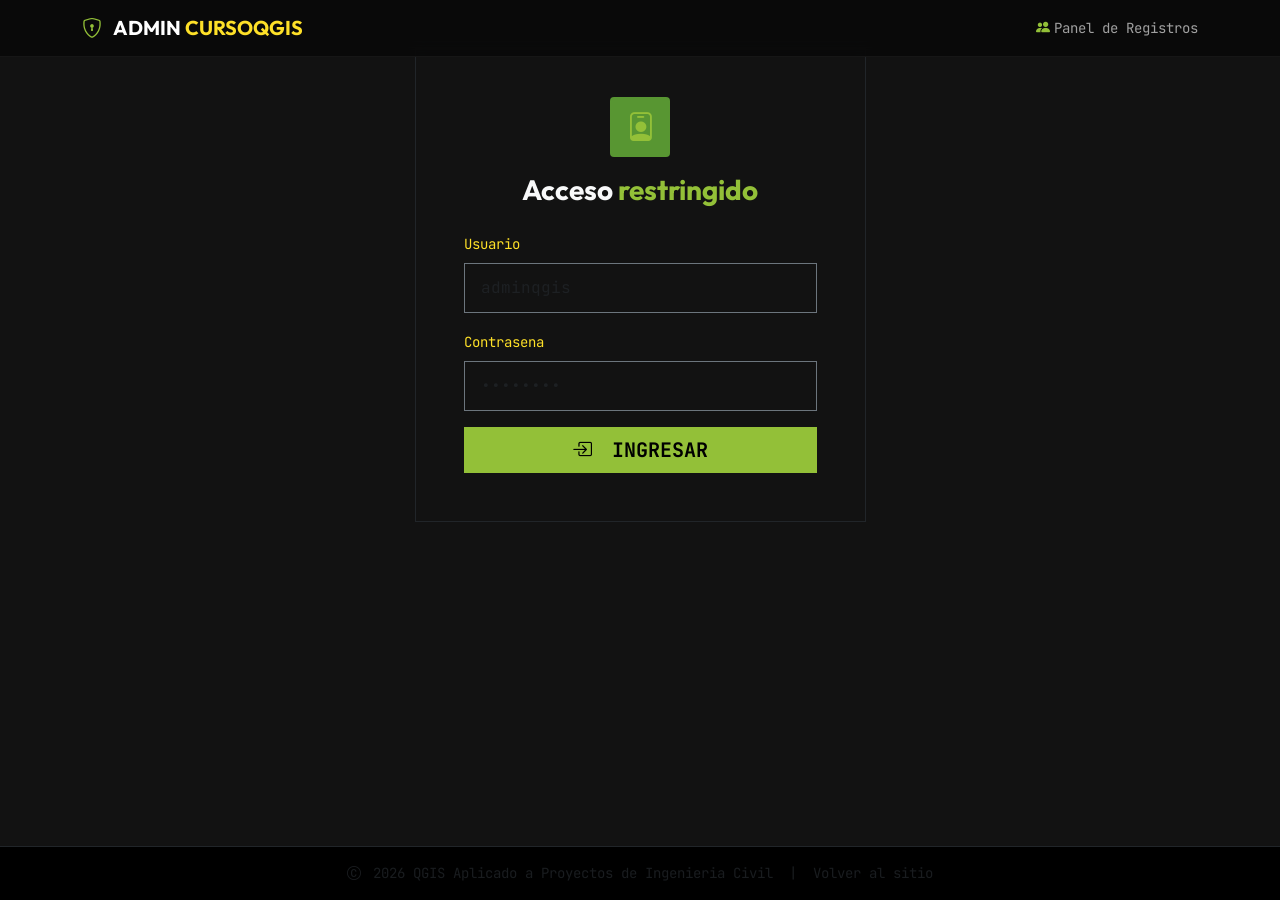
<file: admin.html>
<!DOCTYPE html>
<html lang="es">

<head>
    <meta charset="UTF-8">
    <meta name="viewport" content="width=device-width, initial-scale=1.0">
    <title>Admin | Curso QGIS</title>
    <link rel="preconnect" href="https://fonts.googleapis.com">
    <link rel="preconnect" href="https://fonts.gstatic.com" crossorigin>
    <link
        href="https://fonts.googleapis.com/css2?family=JetBrains+Mono:wght@400;700&family=Outfit:wght@300;500;700;900&display=swap"
        rel="stylesheet">
    <link href="https://cdn.jsdelivr.net/npm/bootstrap@5.3.3/dist/css/bootstrap.min.css" rel="stylesheet">
    <link rel="stylesheet" href="https://cdn.jsdelivr.net/npm/bootstrap-icons@1.11.3/font/bootstrap-icons.min.css">
    <link rel="stylesheet" href="assets/css/styles.css">
</head>

<body class="bg-dark text-light">

    <!-- Nav -->
    <nav class="navbar navbar-dark fixed-top custom-nav">
        <div class="container">
            <a class="navbar-brand fw-bold" href="index.html">
                <i class="bi bi-shield-lock me-2 text-qgis-light"></i>
                ADMIN <span class="text-qgis-yellow">CURSOQGIS</span>
            </a>
            <div class="d-none d-md-flex font-mono small text-muted-light">
                <i class="bi bi-people-fill me-1 text-qgis-light"></i>
                Panel de Registros
            </div>
        </div>
    </nav>

    <main class="container py-5" style="padding-top: 120px;">

        <!-- Login Section -->
        <section id="loginSection" class="row justify-content-center">
            <div class="col-md-6 col-lg-5">
                <div class="form-container p-5 border border-dark rounded-0 bg-dark">
                    <div class="text-center mb-4">
                        <div class="icon-box-small bg-qgis-dark text-qgis-light mx-auto mb-3"
                            style="width:60px;height:60px;font-size:1.8rem;">
                            <i class="bi bi-person-badge"></i>
                        </div>
                        <h3 class="fw-bold">Acceso <span class="text-qgis-light">restringido</span></h3>
                        <p class="text-muted-light font-mono small"></p>
                    </div>
                    <form id="loginForm">
                        <div class="mb-3">
                            <label for="loginUser" class="form-label font-mono small text-qgis-yellow">Usuario</label>
                            <input type="text"
                                class="form-control bg-transparent border-secondary text-light custom-input"
                                id="loginUser" required placeholder="adminqgis">
                        </div>
                        <div class="mb-3">
                            <label for="loginPass"
                                class="form-label font-mono small text-qgis-yellow">Contrasena</label>
                            <input type="password"
                                class="form-control bg-transparent border-secondary text-light custom-input"
                                id="loginPass" required placeholder="••••••••">
                        </div>
                        <button type="submit"
                            class="btn btn-qgis-primary w-100 btn-lg rounded-0 fw-bold font-mono border-0">
                            <i class="bi bi-box-arrow-in-right me-2"></i> INGRESAR
                        </button>
                        <div id="loginError" class="alert alert-danger d-none rounded-0 border-0 font-mono small mt-3">
                        </div>
                    </form>
                </div>
            </div>
        </section>

        <!-- Dashboard Section -->
        <section id="dashboardSection" class="d-none">

            <!-- Dashboard Header -->
            <div class="d-flex justify-content-between align-items-center mb-4 flex-wrap gap-2">
                <div>
                    <h2 class="fw-bold mb-1">
                        <i class="bi bi-speedometer2 me-2 text-qgis-light"></i>
                        Panel de <span class="text-qgis-yellow">Administracion</span>
                    </h2>
                    <p class="text-muted-light font-mono small mb-0" id="countInfo">Bienvenido</p>
                </div>
                <div class="d-flex gap-2">
                    <button class="btn btn-outline-secondary btn-sm font-mono text-light border-secondary"
                        onclick="cerrarSesion()">
                        <i class="bi bi-box-arrow-right me-1"></i> Salir
                    </button>
                </div>
            </div>

            <!-- Tabs -->
            <ul class="nav nav-pills mb-4 font-mono" id="adminTabs" role="tablist">
                <li class="nav-item" role="presentation">
                    <button class="nav-link active bg-qgis-dark text-white rounded-0" id="asistenciaTab"
                        data-bs-toggle="pill" data-bs-target="#asistenciaPanel" type="button" role="tab">
                        <i class="bi bi-people-fill me-2"></i>Asistencia
                    </button>
                </li>
                <li class="nav-item" role="presentation">
                    <button class="nav-link text-light rounded-0 border border-secondary" style="margin-left:4px;"
                        id="comentariosTab" data-bs-toggle="pill" data-bs-target="#comentariosPanel" type="button"
                        role="tab">
                        <i class="bi bi-chat-dots-fill me-2"></i>Comentarios
                    </button>
                </li>
                <li class="nav-item" role="presentation">
                    <button class="nav-link text-light rounded-0 border border-secondary" style="margin-left:4px;"
                        id="interesadosTab" data-bs-toggle="pill" data-bs-target="#interesadosPanel" type="button"
                        role="tab">
                        <i class="bi bi-bookmark-star-fill me-2"></i>Interesados
                    </button>
                </li>
            </ul>

            <!-- Tab Content -->
            <div class="tab-content">

                <!-- Asistencia Panel -->
                <div class="tab-pane fade show active" id="asistenciaPanel" role="tabpanel">
                    <div class="d-flex justify-content-between align-items-center mb-3 flex-wrap gap-2">
                        <p class="text-muted-light font-mono small mb-0" id="asistenciaCountInfo">Cargando...</p>
                        <button class="btn btn-qgis-primary btn-sm font-mono" onclick="exportarCSV()">
                            <i class="bi bi-download me-1"></i> Exportar CSV
                        </button>
                    </div>
                    <div id="asistenciaContainer"></div>
                    <div id="emptyState" class="d-none text-center py-5">
                        <i class="bi bi-inbox fs-1 text-muted"></i>
                        <p class="text-muted font-mono mt-2">No hay registros de asistencia todavia.</p>
                    </div>
                </div>

                <!-- Comentarios Panel -->
                <div class="tab-pane fade" id="comentariosPanel" role="tabpanel">
                    <div class="d-flex justify-content-between align-items-center mb-3 flex-wrap gap-2">
                        <div class="d-flex align-items-center gap-3">
                            <label for="comentarioDiaSelect" class="font-mono small text-qgis-yellow mb-0">Filtrar por
                                Dia:</label>
                            <select id="comentarioDiaSelect"
                                class="form-select form-select-sm bg-transparent border-secondary text-light custom-input"
                                style="width:auto; background-color: #343a40 !important;">
                                <option value="0">Comentarios Generales</option>
                                <option value="1">Dia 1</option>
                                <option value="2">Dia 2</option>
                                <option value="3">Dia 3</option>
                                <option value="4">Dia 4</option>
                                <option value="5">Dia 5</option>
                            </select>
                        </div>
                        <button class="btn btn-outline-qgis btn-sm font-mono" onclick="cargarComentariosAdmin()">
                            <i class="bi bi-arrow-clockwise me-1"></i> Actualizar
                        </button>
                    </div>
                    <div id="comentariosAdminContainer">
                        <p class="text-muted font-mono small text-center">Selecciona un dia y haz clic en Actualizar.
                        </p>
                    </div>
                    <div id="comentariosEmptyState" class="d-none text-center py-5">
                        <i class="bi bi-inbox fs-1 text-muted"></i>
                        <p class="text-muted font-mono mt-2">No hay comentarios para este dia.</p>
                    </div>
                </div>

                <!-- Interesados Panel -->
                <div class="tab-pane fade" id="interesadosPanel" role="tabpanel">
                    <div class="d-flex justify-content-between align-items-center mb-3 flex-wrap gap-2">
                        <p class="text-muted-light font-mono small mb-0" id="interesadosCountInfo">Cargando...</p>
                        <button class="btn btn-outline-qgis btn-sm font-mono" onclick="cargarInteresados()">
                            <i class="bi bi-arrow-clockwise me-1"></i> Actualizar
                        </button>
                    </div>
                    <div id="interesadosContainer">
                        <p class="text-muted font-mono small text-center">Selecciona la pestaña para cargar interesados.
                        </p>
                    </div>
                    <div id="interesadosEmptyState" class="d-none text-center py-5">
                        <i class="bi bi-inbox fs-1 text-muted"></i>
                        <p class="text-muted font-mono mt-2">No hay interesados registrados todavia.</p>
                    </div>
                </div>

            </div>
        </section>
    </main>

    <!-- Footer -->
    <footer class="bg-black py-3 border-top border-dark text-center fixed-bottom">
        <div class="container font-mono small text-muted">
            <i class="bi bi-c-circle me-1"></i> 2026 QGIS Aplicado a Proyectos de Ingenieria Civil
            <span class="mx-2">|</span>
            <a href="index.html" class="text-muted text-decoration-none">Volver al sitio</a>
        </div>
    </footer>

    <script src="https://cdn.jsdelivr.net/npm/bootstrap@5.3.3/dist/js/bootstrap.bundle.min.js"></script>
    <script src="assets/js/admin.js"></script>
</body>

</html>
</file>
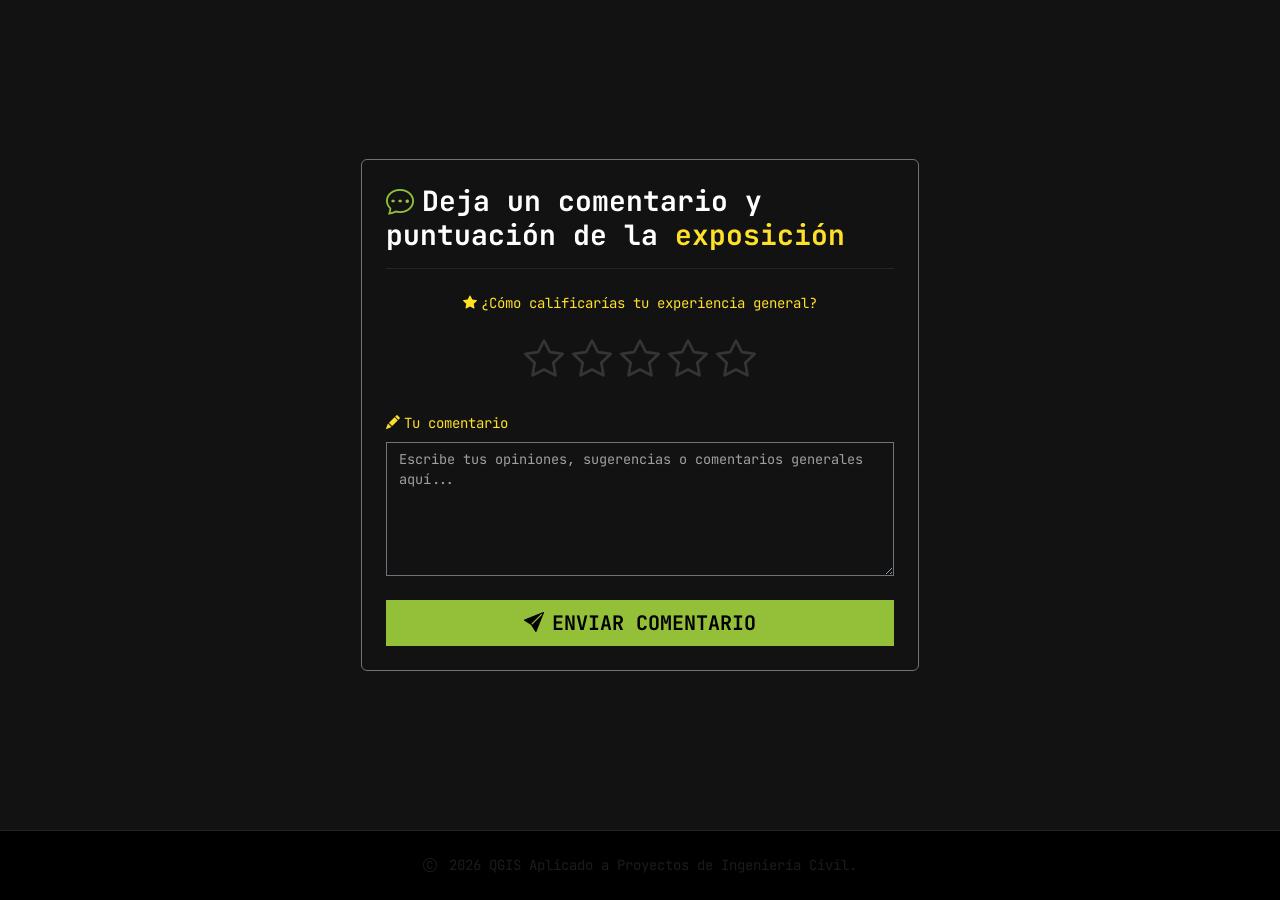
<file: comentarios_generales.html>
<!DOCTYPE html>
<html lang="es">

<head>
    <meta charset="UTF-8">
    <meta name="viewport" content="width=device-width, initial-scale=1.0">
    <title>Comentarios Generales | Curso QGIS</title>
    
    <link rel="preconnect" href="https://fonts.googleapis.com">
    <link rel="preconnect" href="https://fonts.gstatic.com" crossorigin>
    <link href="https://fonts.googleapis.com/css2?family=JetBrains+Mono:wght@400;700&family=Outfit:wght@300;500;700;900&display=swap" rel="stylesheet">
    <link href="https://cdn.jsdelivr.net/npm/bootstrap@5.3.3/dist/css/bootstrap.min.css" rel="stylesheet">
    <link rel="stylesheet" href="https://cdn.jsdelivr.net/npm/bootstrap-icons@1.11.3/font/bootstrap-icons.min.css">
    
    <link rel="stylesheet" href="assets/css/styles.css">
</head>

<body class="bg-dark text-light d-flex flex-column min-vh-100">

    <main class="container flex-grow-1 d-flex flex-column justify-content-center align-items-center py-5">
        
      

        <div class="col-12 col-md-8 col-lg-6">
            <div class="p-4 bg-darker border border-secondary rounded position-relative overflow-hidden animate-fade-in">
                
                <h3 class="fw-bold mb-4 text-white font-mono border-bottom border-dark pb-3">
                    <i class="bi bi-chat-dots text-qgis-light me-2"></i>Deja un comentario y puntuación de la <span class="text-qgis-yellow">exposición</span>
                </h3>

                <div id="alreadyCommented" class="d-none text-center py-4">
                    <i class="bi bi-check-circle-fill text-success fs-1 mb-3"></i>
                    <div id="previousRating" class="mt-2 mb-2"></div>
                    <p class="text-muted-light font-mono mt-2 mb-0">Ya enviaste tu comentario general. ¡Muchas gracias por tu retroalimentación!</p>
                </div>

                <div id="commentFormWrapper">
                    <form id="commentForm">
                        <div class="mb-4 text-center">
                            <label class="form-label font-mono small text-qgis-yellow d-block mb-3">
                                <i class="bi bi-star-fill me-1"></i>¿Cómo calificarías tu experiencia general?
                            </label>
                            <div class="star-rating d-flex justify-content-center gap-2" id="starRating">
                                <i class="bi bi-star fs-1 star-btn cursor-pointer" data-value="1"></i>
                                <i class="bi bi-star fs-1 star-btn cursor-pointer" data-value="2"></i>
                                <i class="bi bi-star fs-1 star-btn cursor-pointer" data-value="3"></i>
                                <i class="bi bi-star fs-1 star-btn cursor-pointer" data-value="4"></i>
                                <i class="bi bi-star fs-1 star-btn cursor-pointer" data-value="5"></i>
                            </div>
                            <input type="hidden" id="ratingValue" name="rating" value="0">
                        </div>
                        
                        <div class="mb-4">
                            <label for="commentContent" class="form-label font-mono small text-qgis-yellow">
                                <i class="bi bi-pencil-fill me-1"></i>Tu comentario
                            </label>
                            <textarea id="commentContent" class="comment-textarea form-control bg-transparent text-light border-secondary" rows="5" placeholder="Escribe tus opiniones, sugerencias o comentarios generales aquí..." required></textarea>
                        </div>
                        
                        <button type="submit" id="commentSubmitBtn" class="btn btn-qgis-primary w-100 btn-lg rounded-0 fw-bold font-mono border-0">
                            <i class="bi bi-send-fill me-2"></i>ENVIAR COMENTARIO
                        </button>
                        
                        <div id="commentSubmitStatus" class="d-none mt-3"></div>
                    </form>
                </div>

            </div>
        </div>
    </main>

    <footer class="bg-black py-4 border-top border-dark text-center mt-auto">
        <div class="container font-mono small text-muted">
            <p class="mb-0"><i class="bi bi-c-circle me-1"></i> 2026 QGIS Aplicado a Proyectos de Ingeniería Civil.</p>
        </div>
    </footer>

    <style>
        .star-btn { cursor: pointer; transition: color 0.2s; color: rgba(255, 255, 255, 0.15); }
        .star-btn.active { color: #FEE028; }
        .bg-darker { background-color: #121212 !important; }
        .comment-textarea:focus { box-shadow: none; border-color: #93C038; }
    </style>

    <script src="assets/js/general_comments.js"></script>
</body>
</html>
</file>
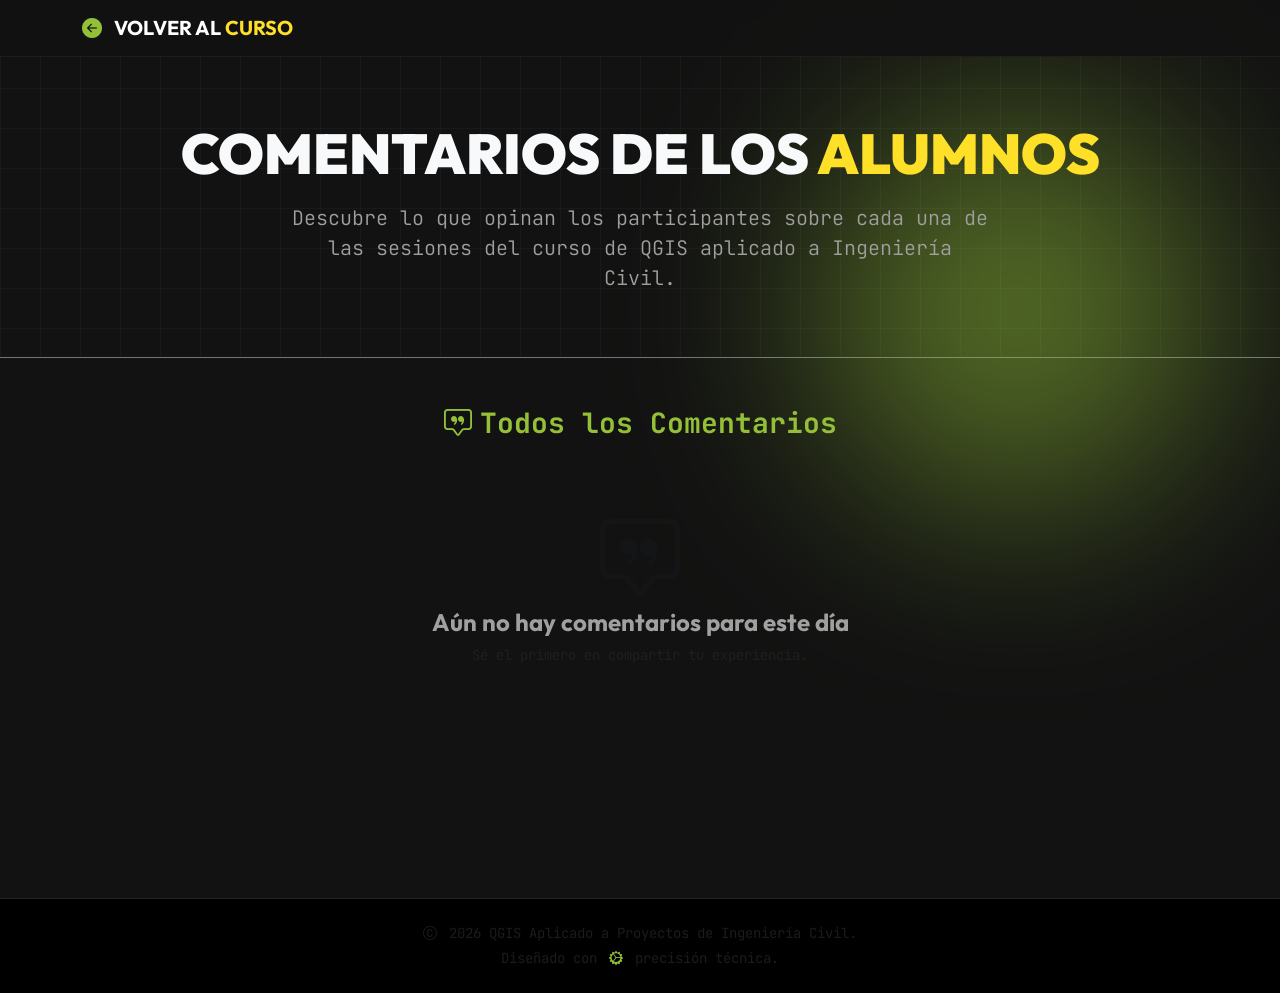
<file: pages/comentarios.html>
<!DOCTYPE html>
<html lang="es">
<head>
    <meta charset="UTF-8">
    <meta name="viewport" content="width=device-width, initial-scale=1.0">
    <title>Comentarios de Alumnos | QGIS para Ingeniería Civil</title>
    
    <!-- Google Fonts: Outfit & JetBrains Mono -->
    <link rel="preconnect" href="https://fonts.googleapis.com">
    <link rel="preconnect" href="https://fonts.gstatic.com" crossorigin>
    <link href="https://fonts.googleapis.com/css2?family=JetBrains+Mono:wght@400;700&family=Outfit:wght@300;500;700;900&display=swap" rel="stylesheet">
    
    <!-- Bootstrap CSS -->
    <link href="https://cdn.jsdelivr.net/npm/bootstrap@5.3.3/dist/css/bootstrap.min.css" rel="stylesheet">
    
    <!-- Bootstrap Icons -->
    <link rel="stylesheet" href="https://cdn.jsdelivr.net/npm/bootstrap-icons@1.11.3/font/bootstrap-icons.min.css">
    
    <!-- Custom CSS -->
    <link rel="stylesheet" href="../assets/css/styles.css">
</head>
<body class="bg-dark text-light">

    <!-- Navigation -->
    <nav class="navbar navbar-expand-lg navbar-dark fixed-top custom-nav" style="background-color: rgba(18, 18, 18, 0.95);">
        <div class="container">
            <a class="navbar-brand fw-bold" href="../index.html">
                <i class="bi bi-arrow-left-circle-fill me-2 text-qgis-light"></i>
                VOLVER AL <span class="text-qgis-yellow">CURSO</span>
            </a>
        </div>
    </nav>

    <!-- Header Section -->
    <header class="py-5 mt-5 border-bottom border-secondary position-relative">
        <div class="container position-relative z-index-1 mt-4 text-center">
            <h1 class="display-4 fw-black mb-3 text-uppercase">
                Comentarios de los <span class="text-qgis-yellow">Alumnos</span>
            </h1>
            <p class="lead text-muted-light font-mono mx-auto" style="max-width: 700px;">
                Descubre lo que opinan los participantes sobre cada una de las sesiones del curso de QGIS aplicado a Ingeniería Civil.
            </p>
        </div>
        <!-- Decorative Background Elements -->
        <div class="bg-shape shape-1" style="opacity: 0.5;"></div>
        <div class="grid-overlay"></div>
    </header>

    <!-- Main Content -->
    <section class="py-5 bg-dark section-darker" style="min-height: 60vh;">
        <div class="container">
            <div class="row mb-4 align-items-center">
                <div class="col-12">
                    <h3 class="fw-bold font-mono text-qgis-light mb-3 mb-md-0 text-center">
                        <i class="bi bi-chat-square-quote me-2"></i>Todos los Comentarios
                    </h3>
                </div>
            </div>

            <div id="loadingState" class="text-center py-5">
                <div class="spinner-border text-qgis-yellow mb-3" role="status"></div>
                <p class="font-mono text-muted-light">Cargando comentarios...</p>
            </div>

            <div id="emptyState" class="text-center py-5 d-none">
                <i class="bi bi-chat-square-quote text-muted display-1 opacity-25 mb-3"></i>
                <h4 class="fw-bold text-muted-light">Aún no hay comentarios para este día</h4>
                <p class="font-mono text-muted small">Sé el primero en compartir tu experiencia.</p>
            </div>

            <div id="errorState" class="alert border-danger bg-dark text-danger font-mono d-none text-center">
                <i class="bi bi-exclamation-triangle-fill me-2"></i> No se pudieron cargar los comentarios. Asegúrate de tener conexión o intenta más tarde.
            </div>

            <div class="row g-4" id="commentsContainer">
                <!-- Comments will be rendered here dynamically -->
            </div>
        </div>
    </section>

    <!-- Footer -->
    <footer class="bg-black py-4 border-top border-dark text-center">
        <div class="container font-mono small text-muted">
            <p class="mb-1"><i class="bi bi-c-circle me-1"></i> 2026 QGIS Aplicado a Proyectos de Ingeniería Civil.</p>
            <p class="mb-0">Diseñado con <i class="bi bi-gear-wide-connected text-qgis-light mx-1"></i> precisión técnica.</p>
        </div>
    </footer>

    <!-- Bootstrap JS Bundle -->
    <script src="https://cdn.jsdelivr.net/npm/bootstrap@5.3.3/dist/js/bootstrap.bundle.min.js"></script>
    
    <!-- Custom JS for fetching comments -->
    <script src="../assets/js/view_comments.js"></script>
</body>
</html>
</file>
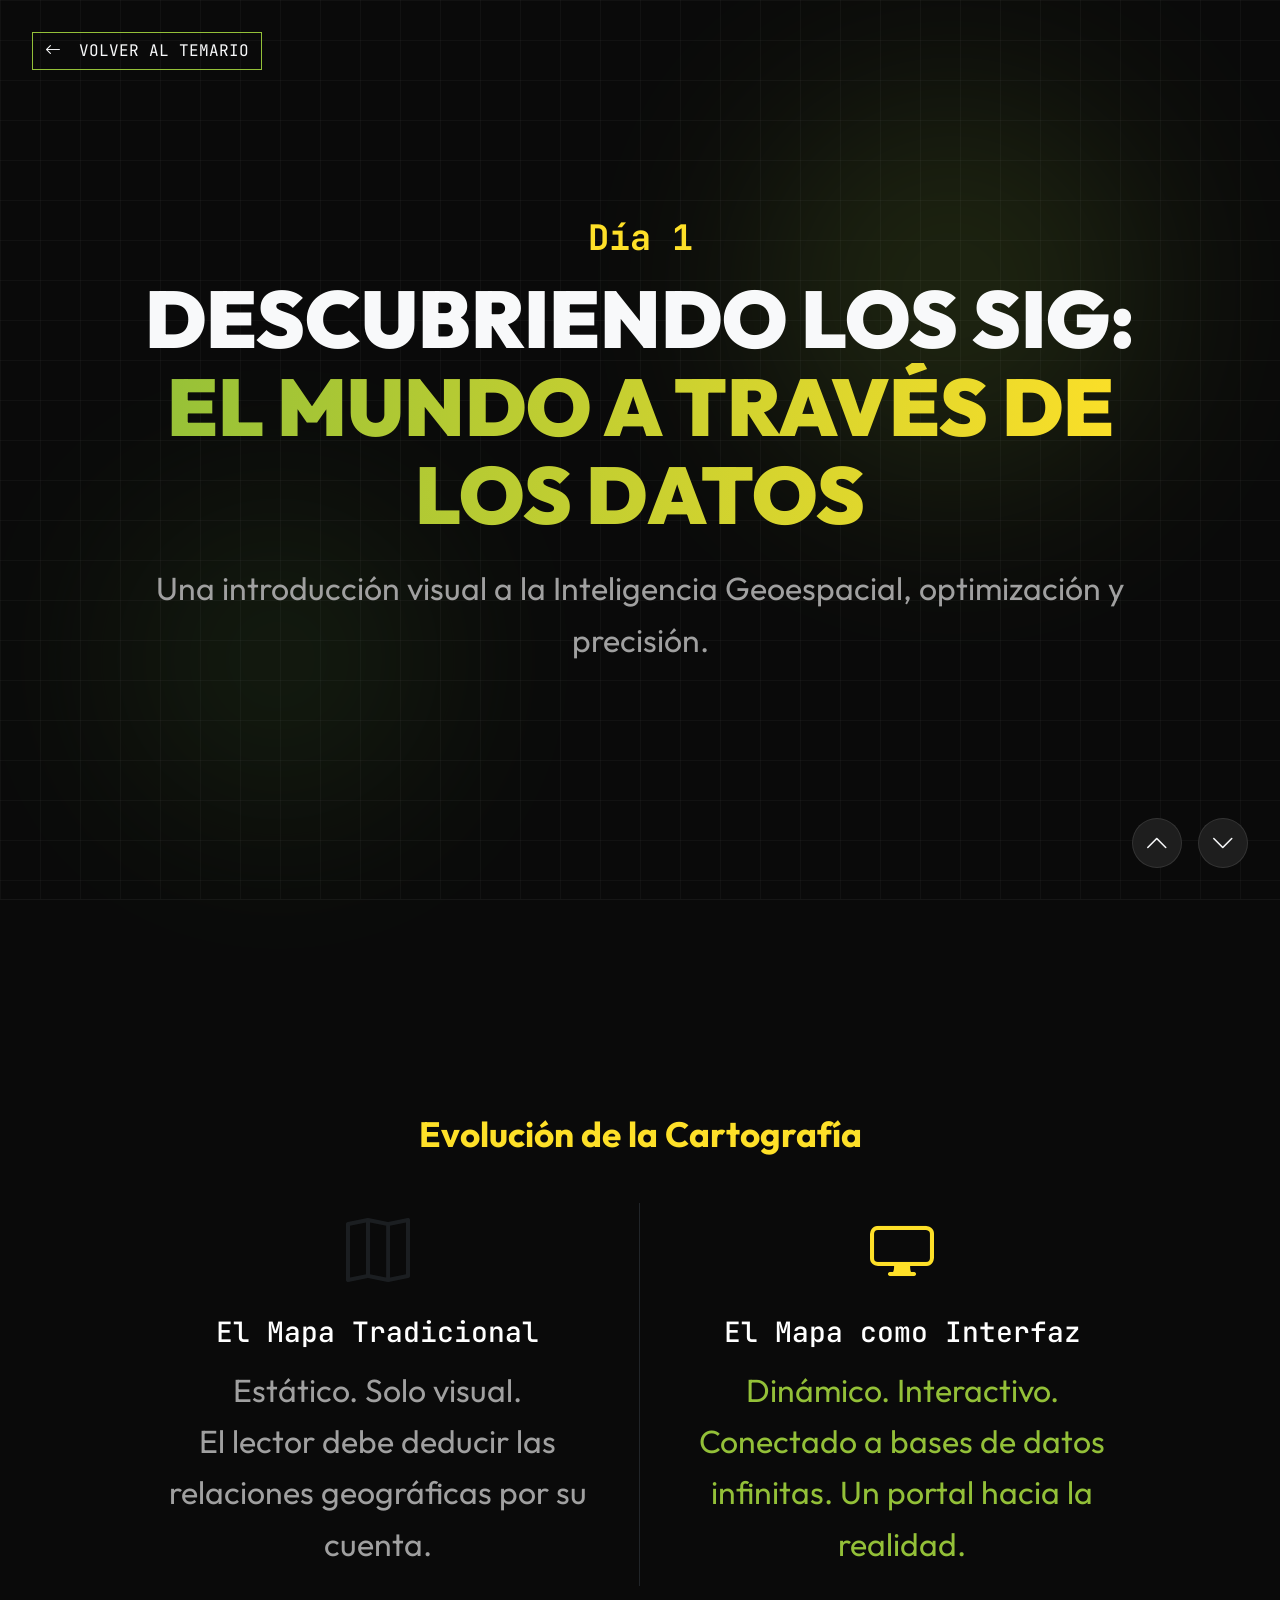
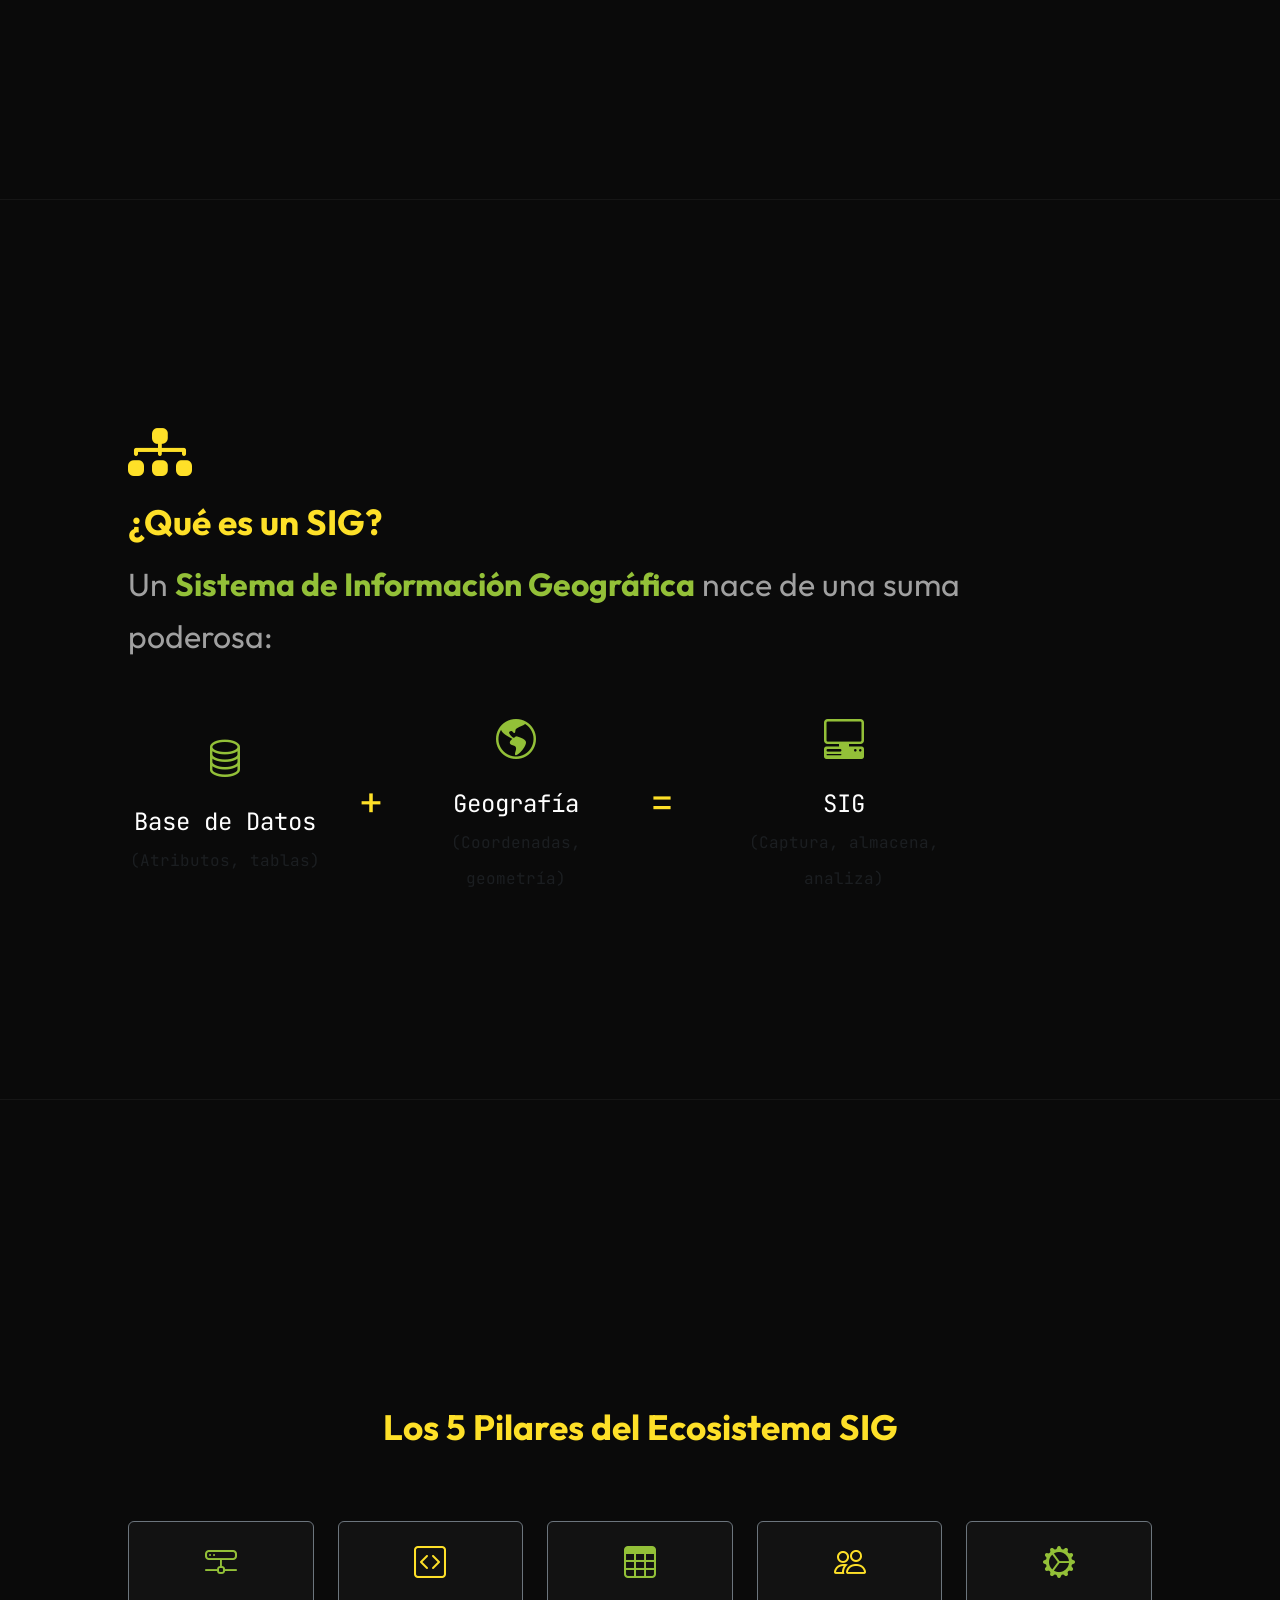
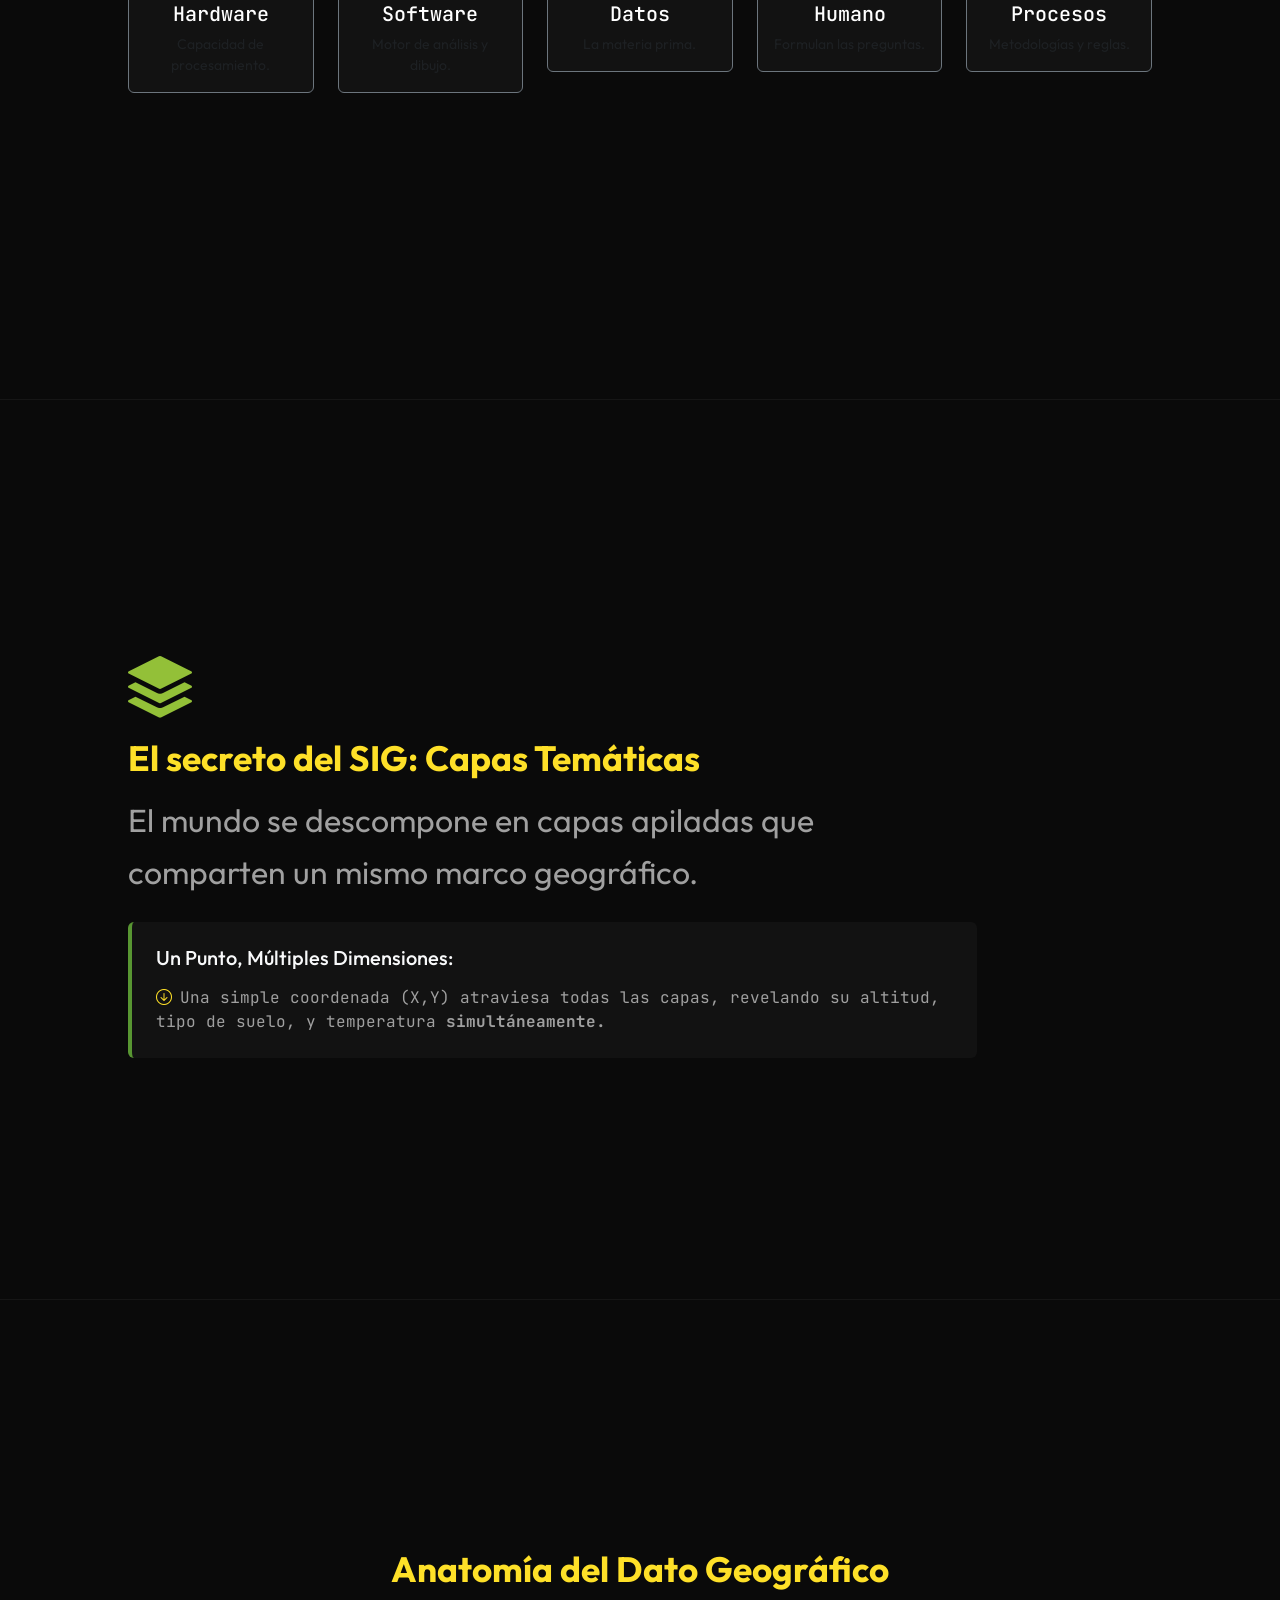
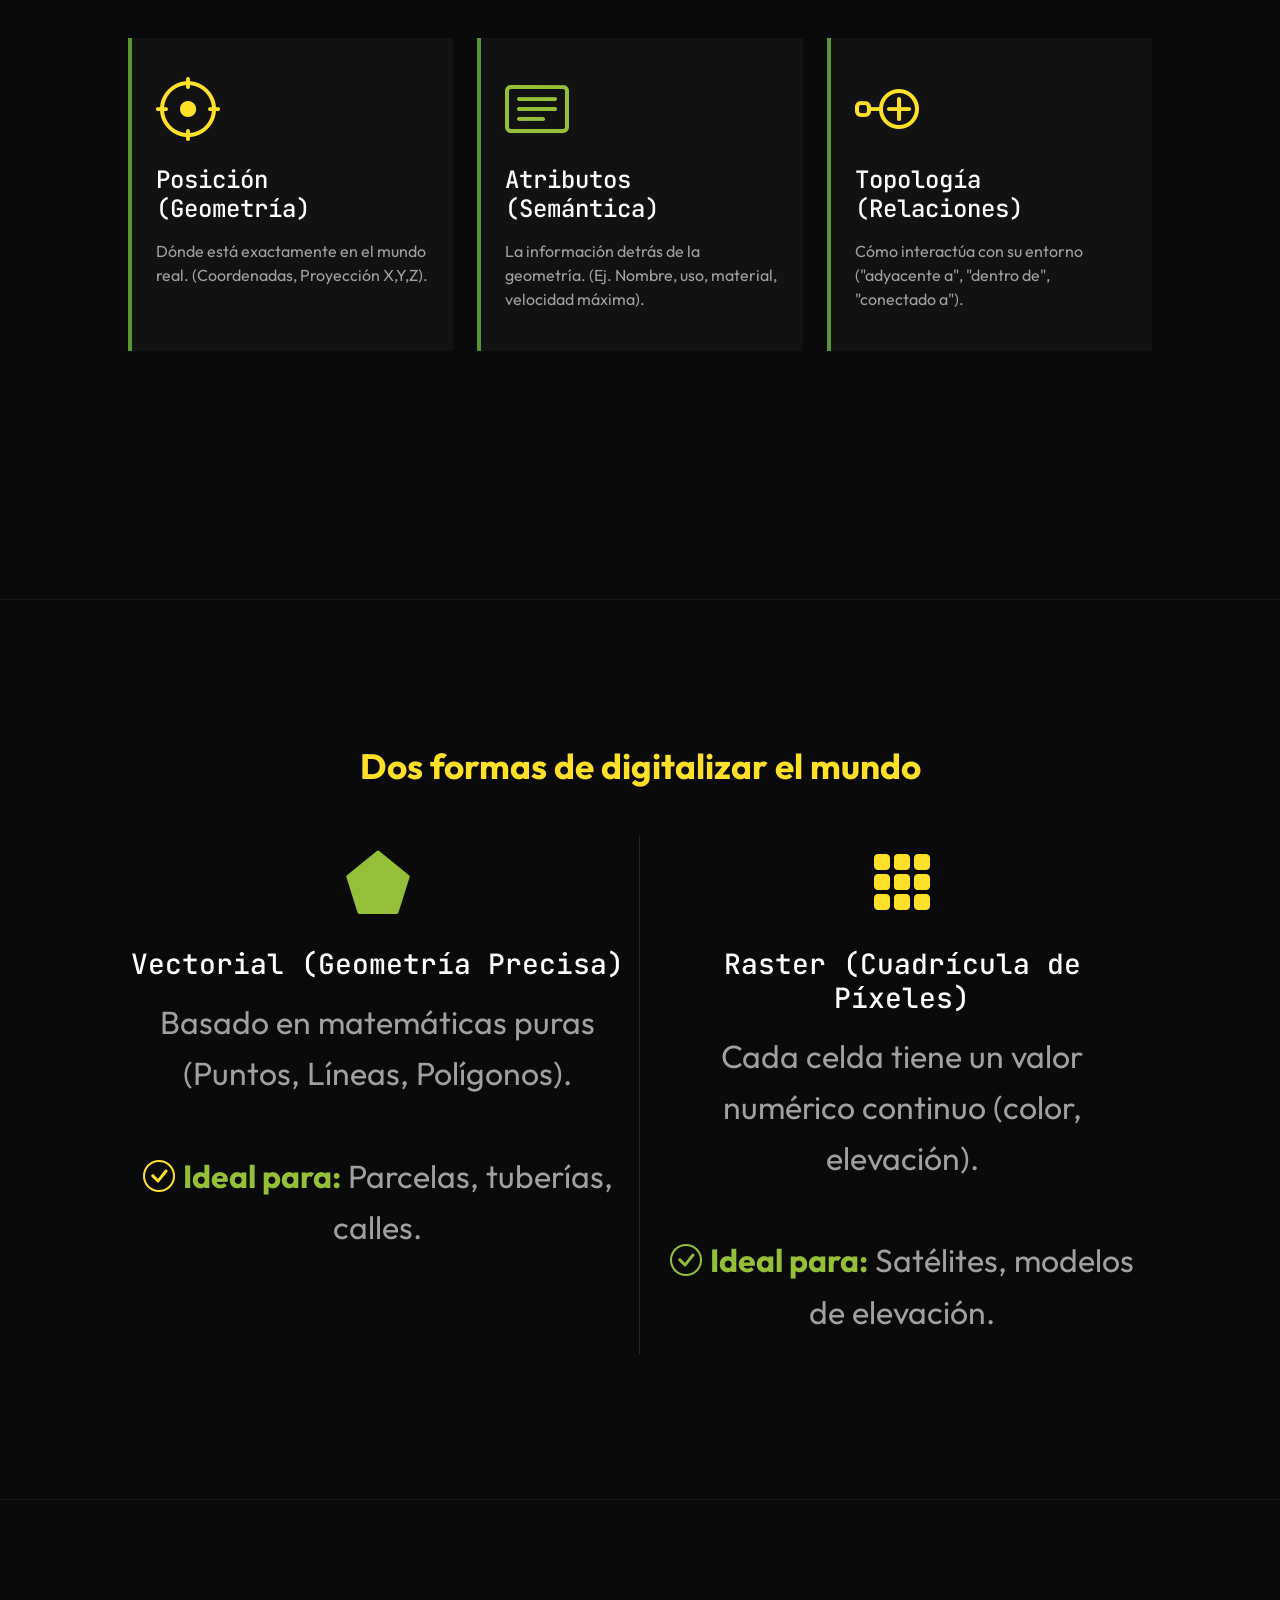
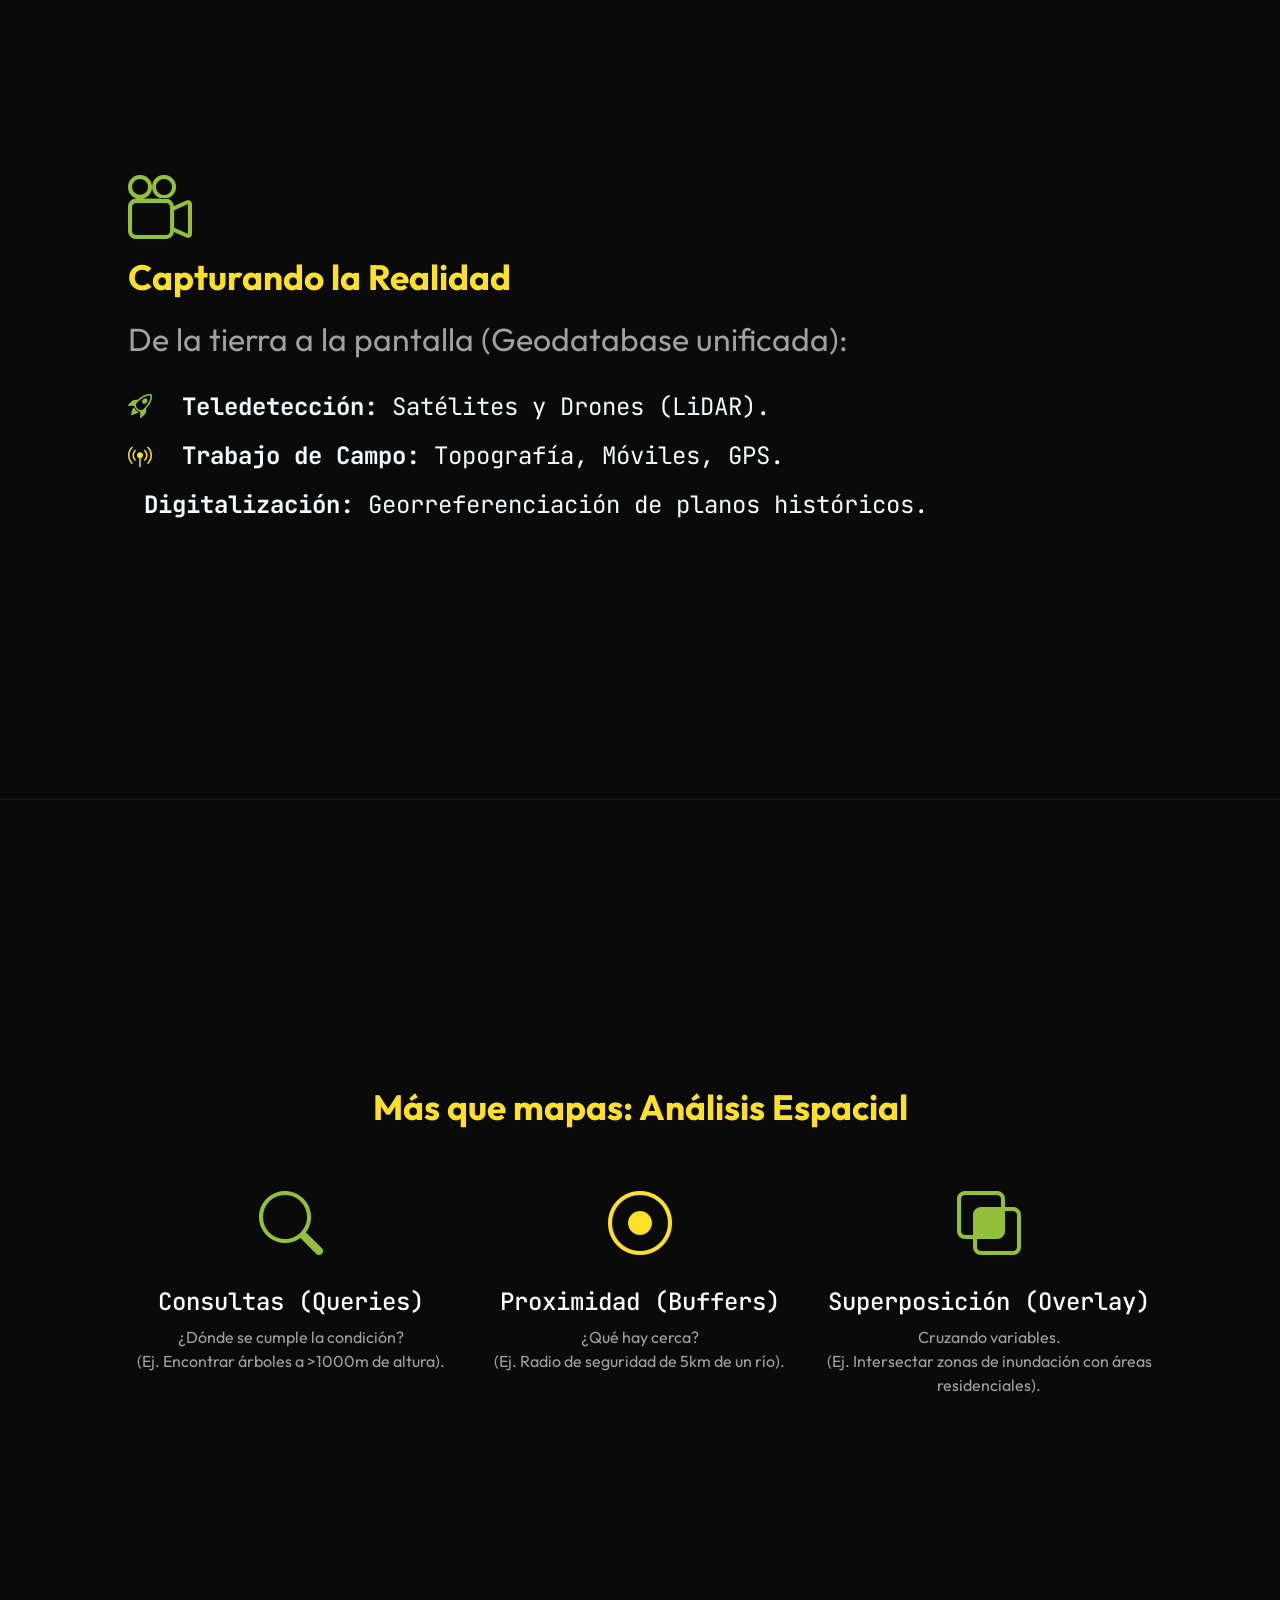
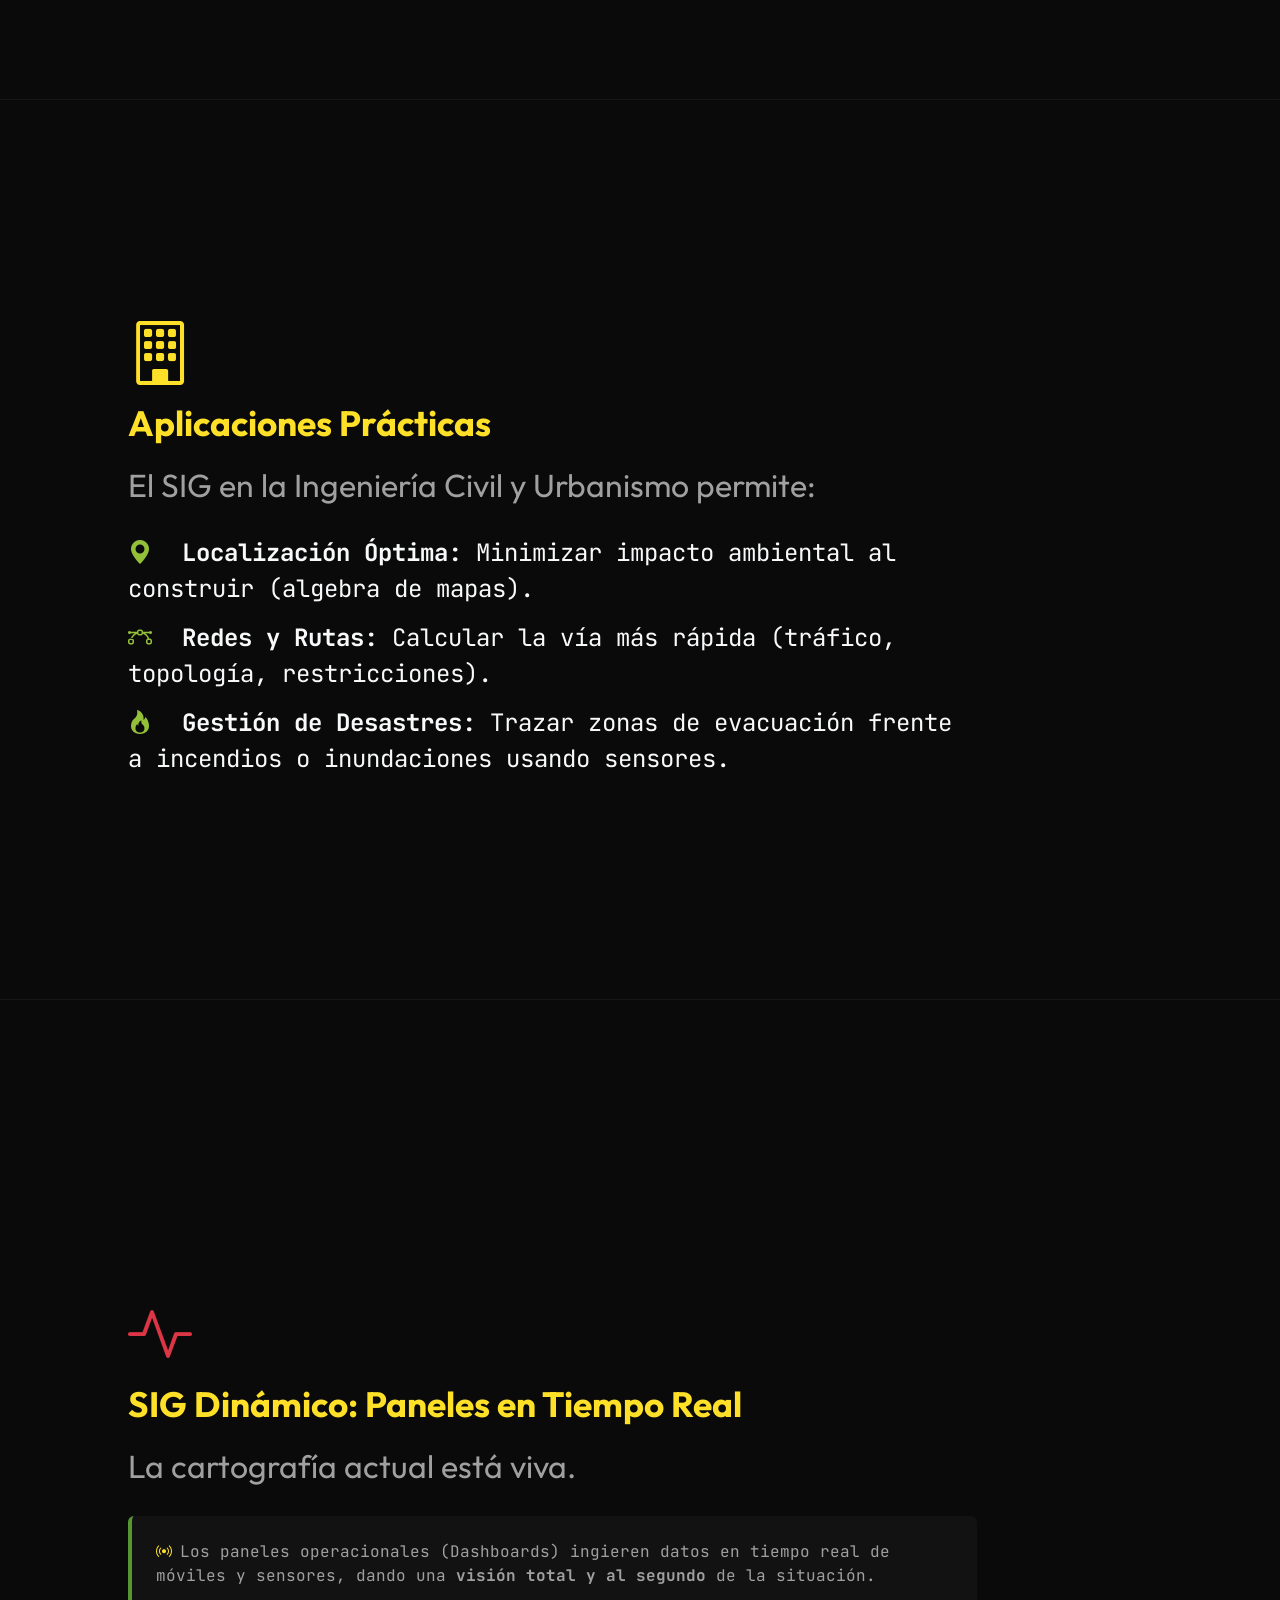
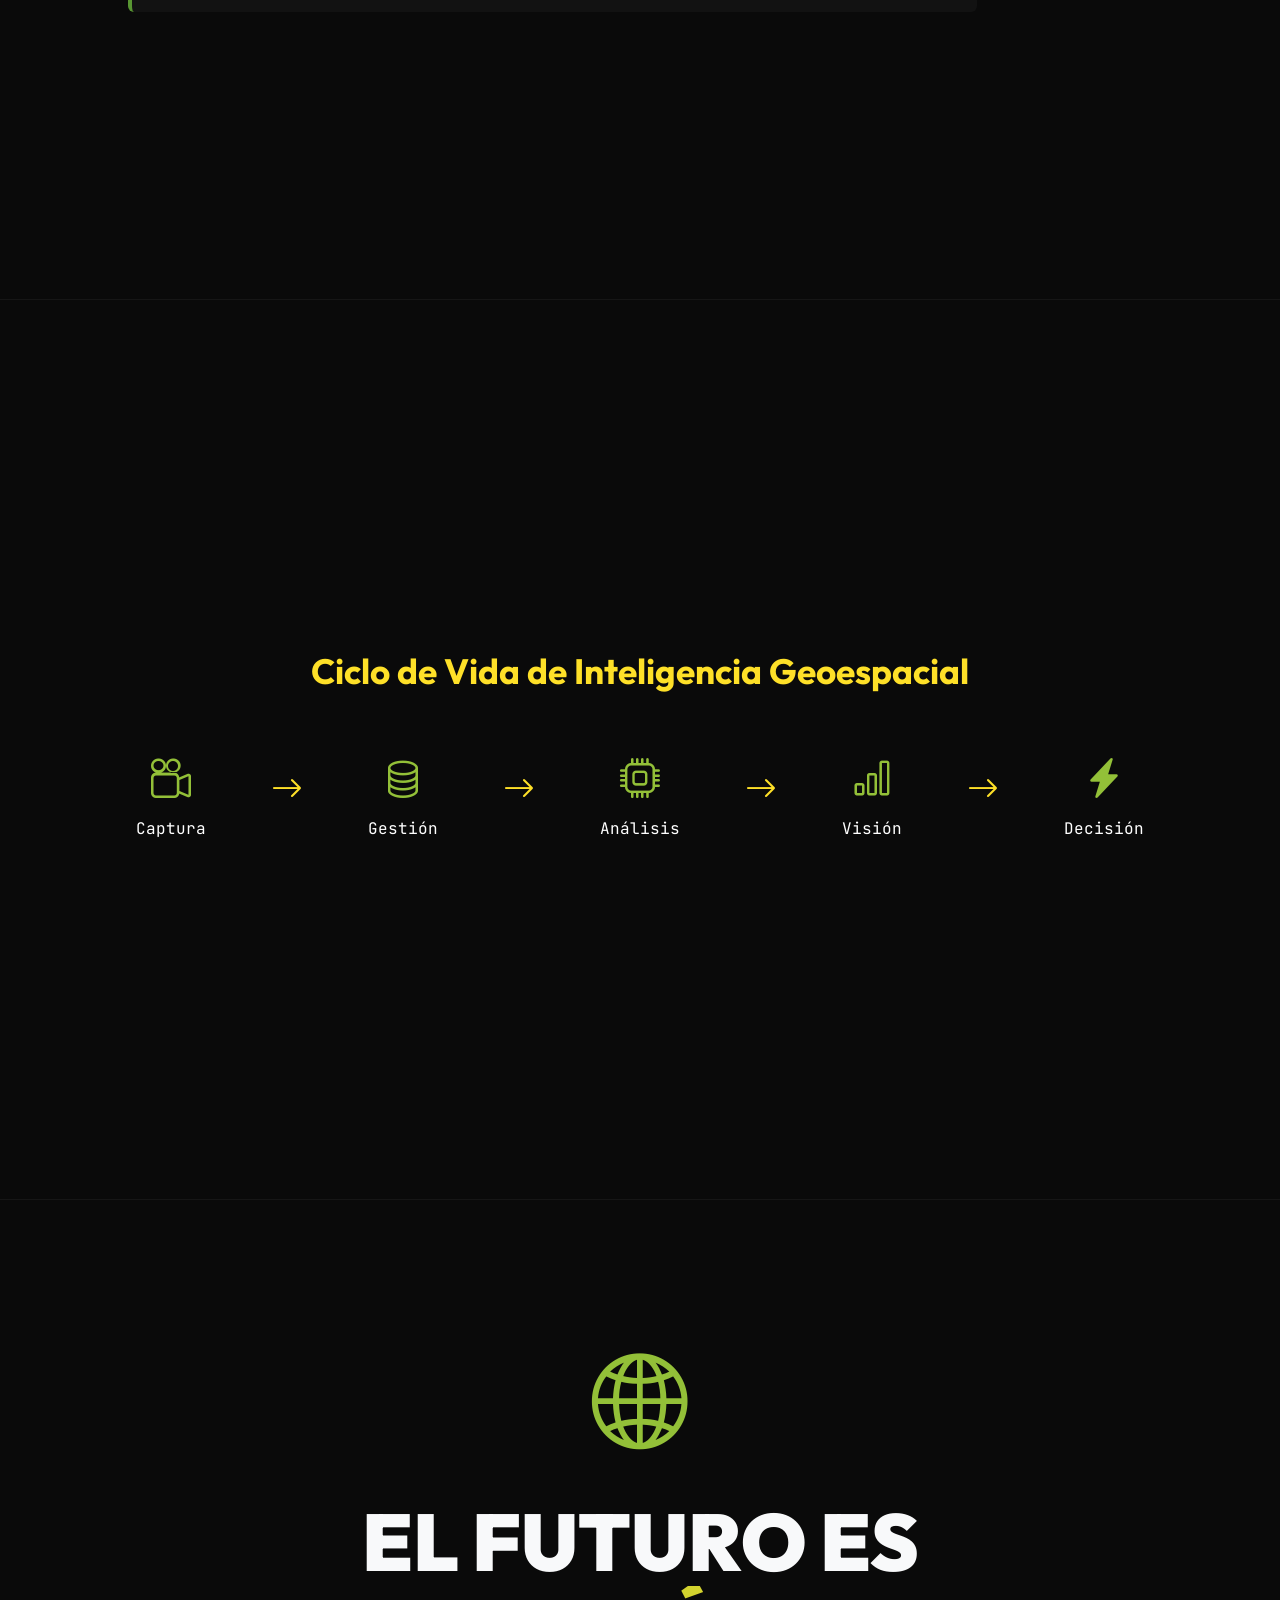
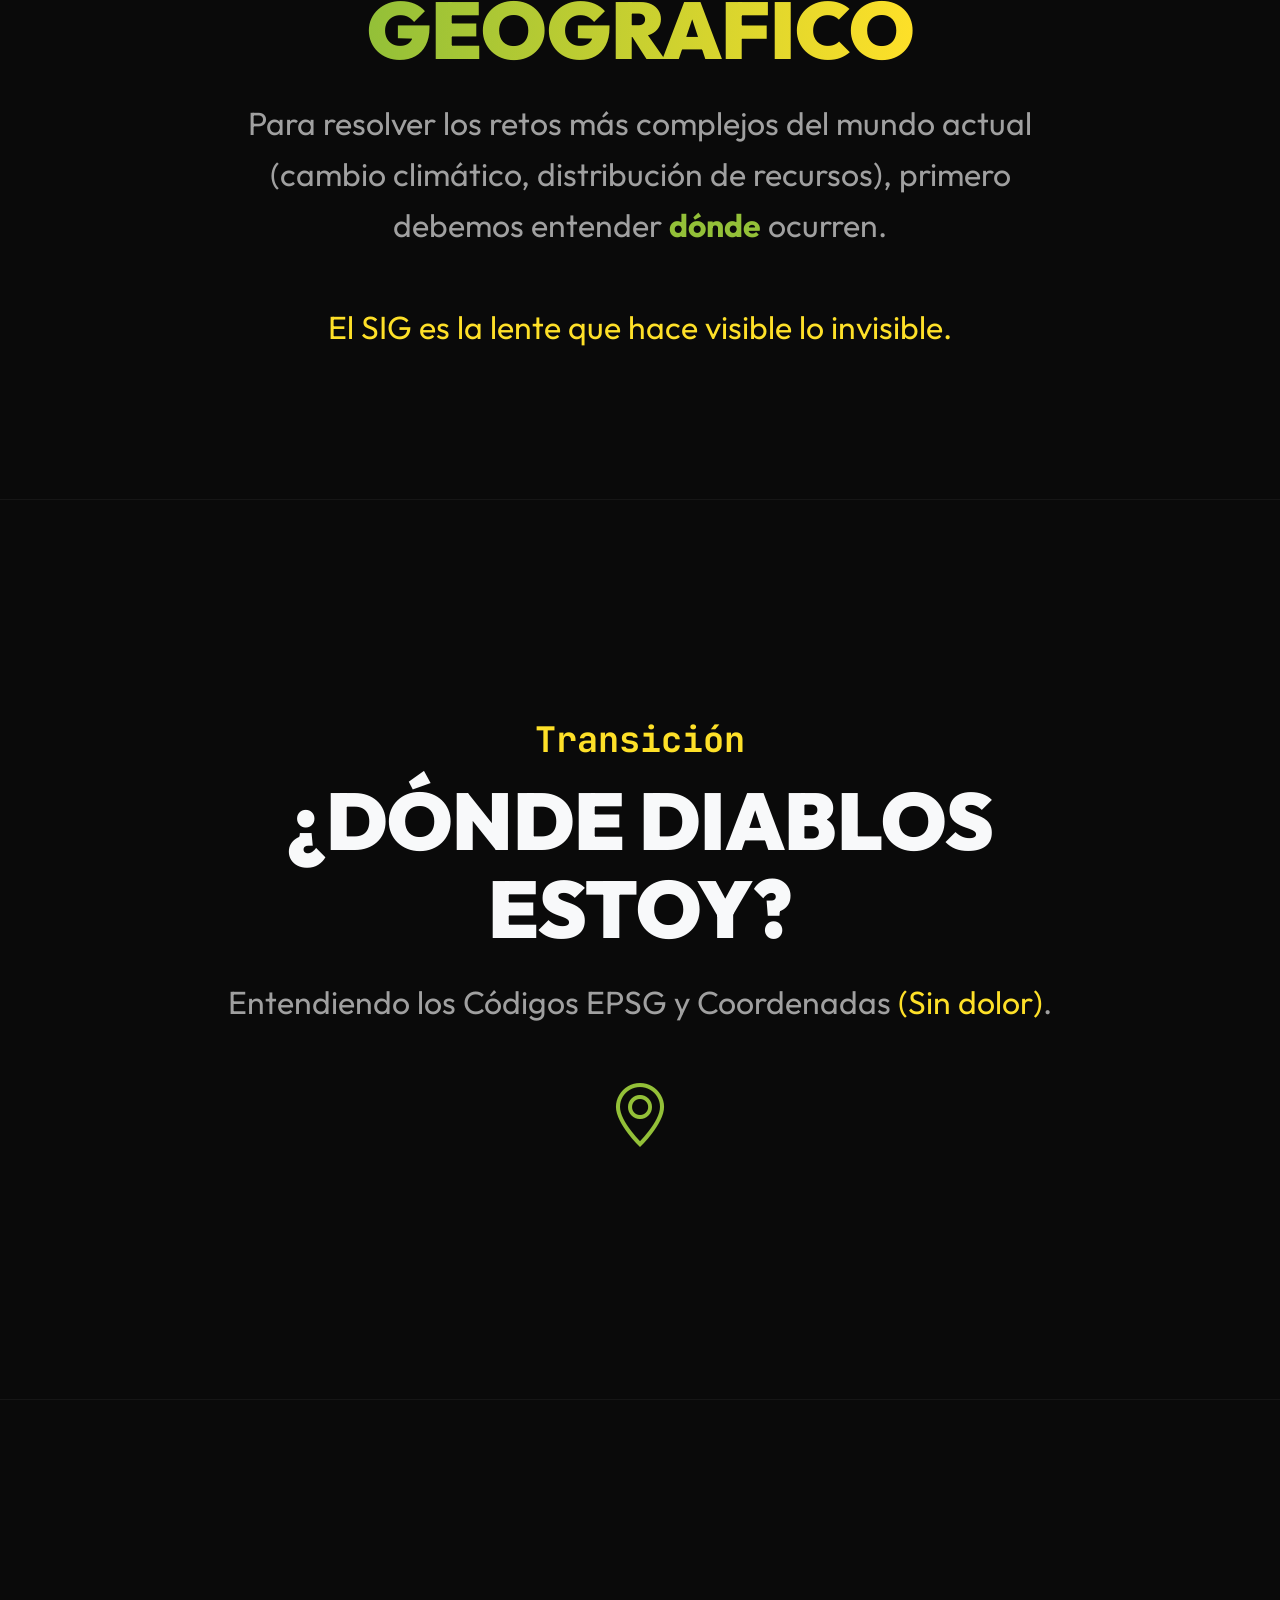
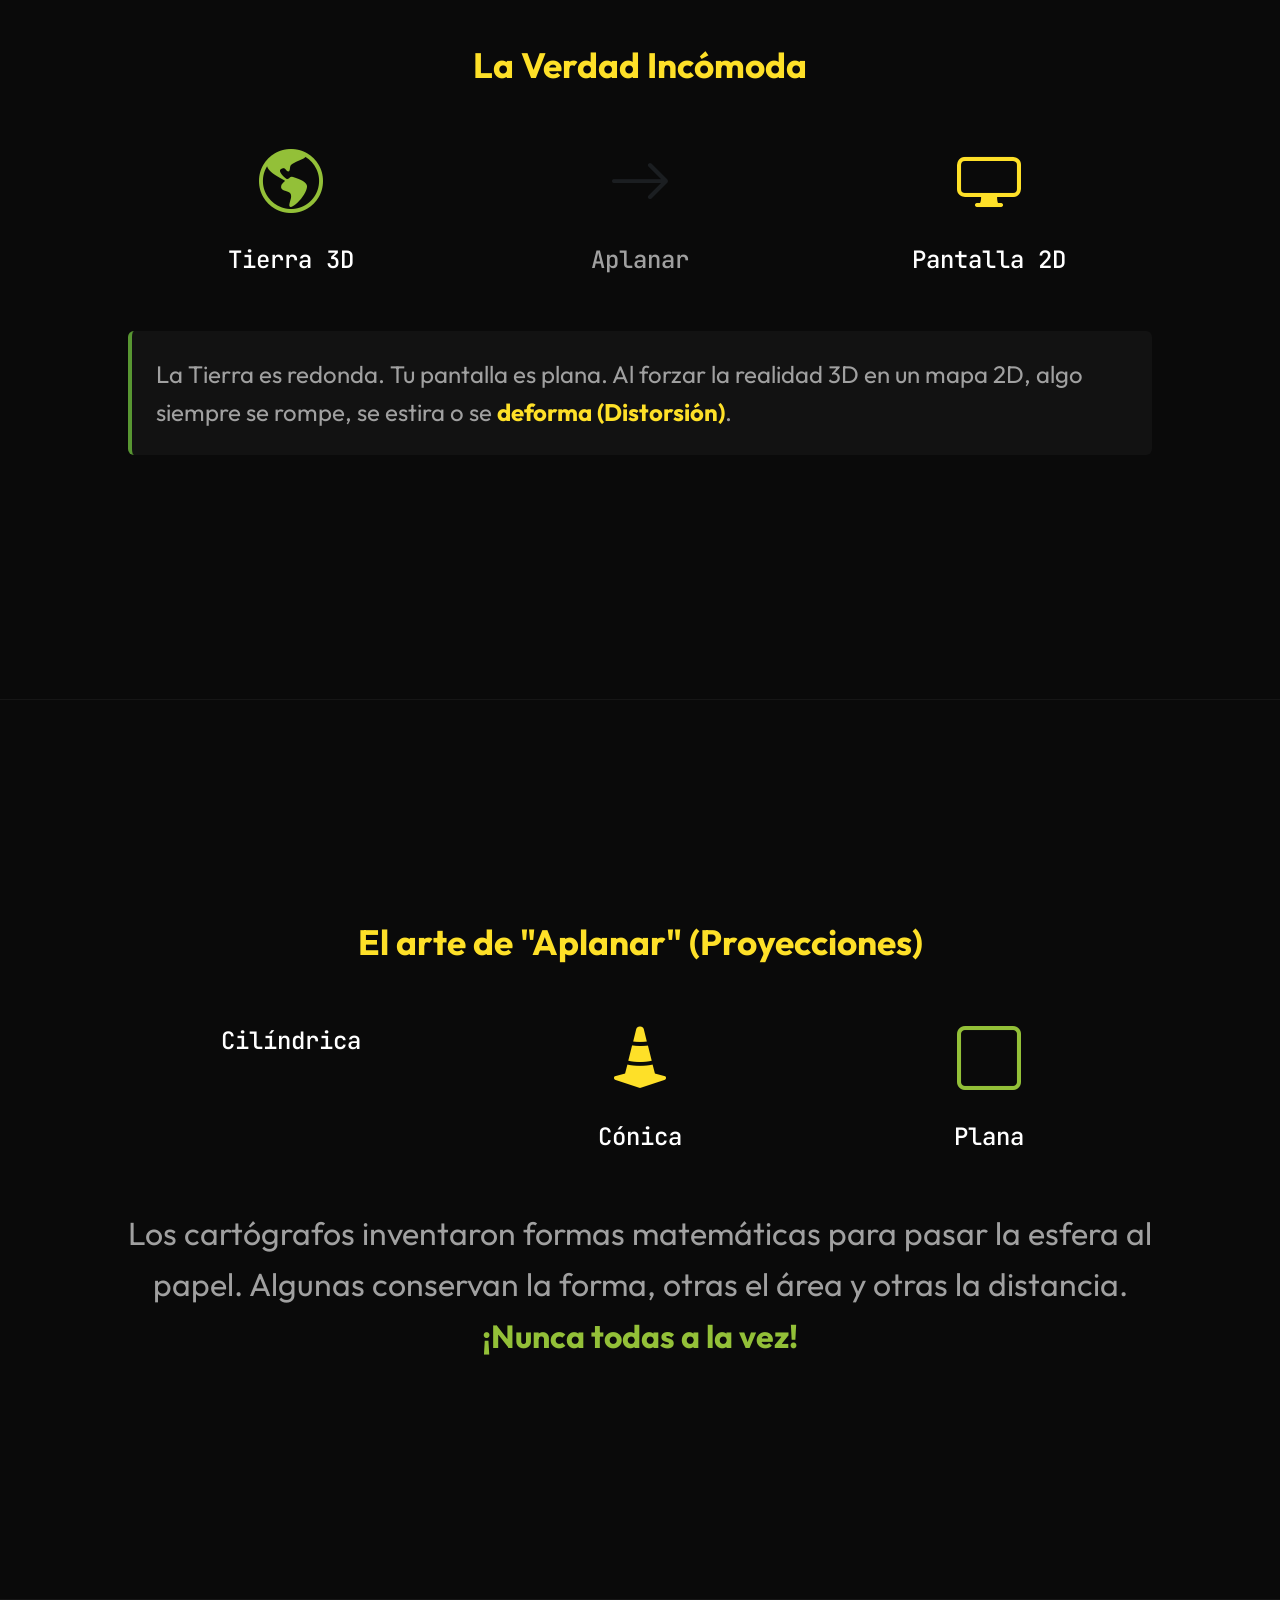
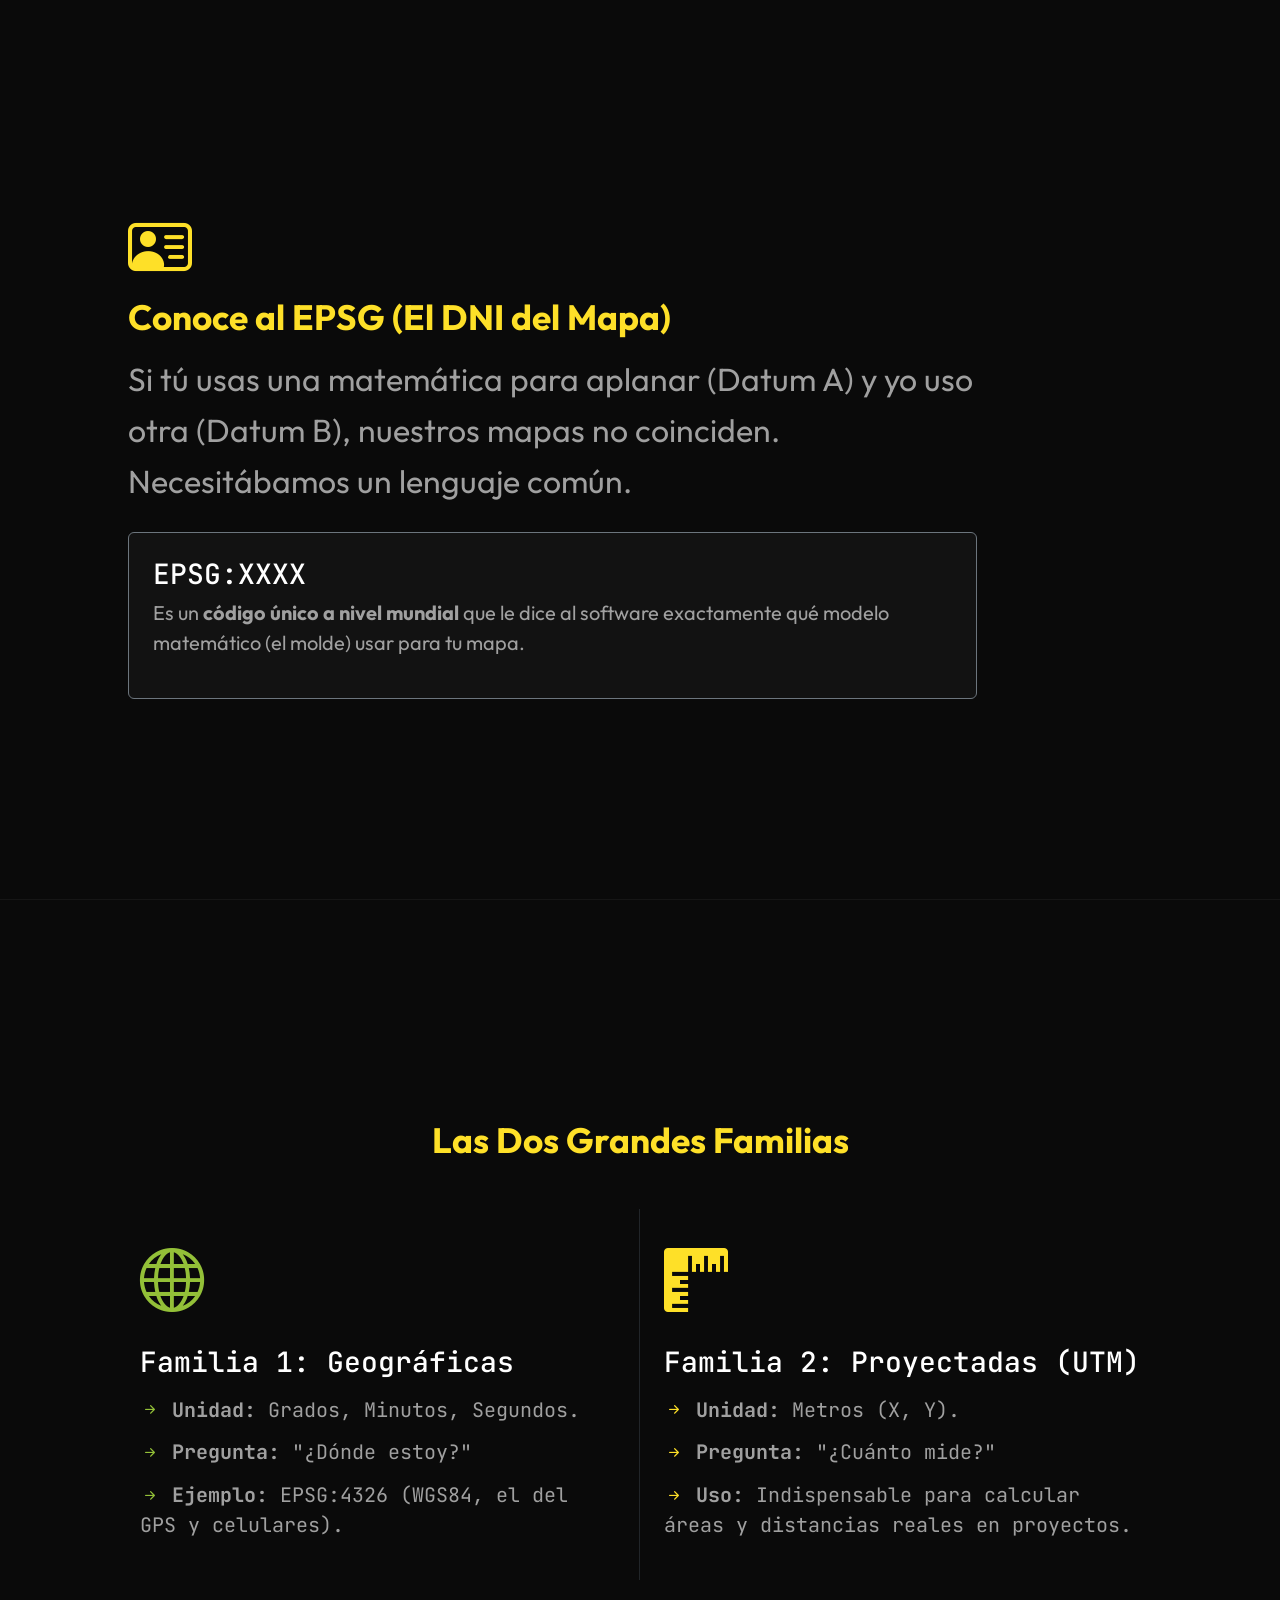
<file: pages/dia1.html>
<!DOCTYPE html>
<html lang="es" class="presentation-mode">
<head>
    <meta charset="UTF-8">
    <meta name="viewport" content="width=device-width, initial-scale=1.0">
    <title>Presentación Día 1 | Curso QGIS Civil</title>
    <link href="https://fonts.googleapis.com/css2?family=JetBrains+Mono:wght@400;700&family=Outfit:wght@300;500;700;900&display=swap" rel="stylesheet">
    <link href="https://cdn.jsdelivr.net/npm/bootstrap@5.3.3/dist/css/bootstrap.min.css" rel="stylesheet">
    <link rel="stylesheet" href="https://cdn.jsdelivr.net/npm/bootstrap-icons@1.11.3/font/bootstrap-icons.min.css">
    <link rel="stylesheet" href="../assets/css/styles.css">
</head>
<body>

    <a href="../index.html#temario" class="btn btn-outline-qgis btn-exit-presentation font-mono">
        <i class="bi bi-arrow-left me-2"></i> Volver al Temario
    </a>

    <!-- Slide 1: Portada Día -->
    <section class="slide text-center">
        <div class="bg-shape shape-1" style="top: 10%; right: 10%;"></div>
        <div class="bg-shape shape-2" style="bottom: 10%; left: 10%;"></div>
        <div class="grid-overlay"></div>
        <div class="position-relative z-index-1">
            <h2 class="slide-subtitle font-mono">Día 1</h2>
            <h1 class="slide-title">Descubriendo los SIG: <br><span class="text-gradient-qgis">El Mundo a través de los Datos</span></h1>
            <p class="slide-text mt-4">Una introducción visual a la Inteligencia Geoespacial, optimización y precisión.</p>
        </div>
    </section>

    <!-- Slide 2: Mapa Tradicional vs Interfaz -->
    <section class="slide">
        <div class="row align-items-center">
            <div class="col-lg-12">
                <h2 class="slide-subtitle text-center mb-5">Evolución de la Cartografía</h2>
                <div class="row text-center mt-4">
                    <div class="col-md-6 border-end border-dark">
                        <i class="bi bi-map slide-icon text-muted"></i>
                        <h3 class="text-white font-mono mt-3">El Mapa Tradicional</h3>
                        <p class="slide-text text-muted-light mt-3">Estático. Solo visual.<br>El lector debe deducir las relaciones geográficas por su cuenta.</p>
                    </div>
                    <div class="col-md-6">
                        <i class="bi bi-display slide-icon text-qgis-yellow"></i>
                        <h3 class="text-white font-mono mt-3">El Mapa como Interfaz</h3>
                        <p class="slide-text text-qgis-light mt-3">Dinámico. Interactivo.<br>Conectado a bases de datos infinitas. Un portal hacia la realidad.</p>
                    </div>
                </div>
            </div>
        </div>
    </section>

    <!-- Slide 3: ¿Qué es un SIG? -->
    <section class="slide">
        <div class="row align-items-center">
            <div class="col-lg-10">
                <i class="bi bi-diagram-3-fill slide-icon text-qgis-yellow"></i>
                <h2 class="slide-subtitle">¿Qué es un SIG?</h2>
                <p class="slide-text">Un <strong>Sistema de Información Geográfica</strong> nace de una suma poderosa:</p>
                <div class="row text-center mt-5 align-items-center font-mono text-white fs-4">
                    <div class="col-md-3">
                        <i class="bi bi-database text-qgis-light fs-1 d-block mb-3"></i>
                        Base de Datos <br><span class="text-muted fs-6">(Atributos, tablas)</span>
                    </div>
                    <div class="col-md-1 fs-1 text-qgis-yellow">+</div>
                    <div class="col-md-3">
                        <i class="bi bi-globe-americas text-qgis-light fs-1 d-block mb-3"></i>
                        Geografía <br><span class="text-muted fs-6">(Coordenadas, geometría)</span>
                    </div>
                    <div class="col-md-1 fs-1 text-qgis-yellow">=</div>
                    <div class="col-md-4">
                        <i class="bi bi-pc-display-horizontal text-qgis-light fs-1 d-block mb-3"></i>
                        SIG <br><span class="text-muted fs-6">(Captura, almacena, analiza)</span>
                    </div>
                </div>
            </div>
        </div>
    </section>

    <!-- Slide 4: 5 Pilares -->
    <section class="slide">
        <div class="row align-items-center">
            <div class="col-lg-12">
                <h2 class="slide-subtitle text-center mb-5">Los 5 Pilares del Ecosistema SIG</h2>
                <div class="row text-center mt-3 g-4">
                    <div class="col">
                        <div class="p-3 bg-dark rounded border border-secondary">
                            <i class="bi bi-hdd-network text-qgis-light fs-2"></i>
                            <h5 class="text-white mt-3 font-mono">Hardware</h5>
                            <p class="small text-muted mb-0">Capacidad de procesamiento.</p>
                        </div>
                    </div>
                    <div class="col">
                        <div class="p-3 bg-dark rounded border border-secondary">
                            <i class="bi bi-code-square text-qgis-yellow fs-2"></i>
                            <h5 class="text-white mt-3 font-mono">Software</h5>
                            <p class="small text-muted mb-0">Motor de análisis y dibujo.</p>
                        </div>
                    </div>
                    <div class="col">
                        <div class="p-3 bg-dark rounded border border-secondary">
                            <i class="bi bi-table text-qgis-light fs-2"></i>
                            <h5 class="text-white mt-3 font-mono">Datos</h5>
                            <p class="small text-muted mb-0">La materia prima.</p>
                        </div>
                    </div>
                    <div class="col">
                        <div class="p-3 bg-dark rounded border border-secondary">
                            <i class="bi bi-people text-qgis-yellow fs-2"></i>
                            <h5 class="text-white mt-3 font-mono">Humano</h5>
                            <p class="small text-muted mb-0">Formulan las preguntas.</p>
                        </div>
                    </div>
                    <div class="col">
                        <div class="p-3 bg-dark rounded border border-secondary">
                            <i class="bi bi-gear-wide-connected text-qgis-light fs-2"></i>
                            <h5 class="text-white mt-3 font-mono">Procesos</h5>
                            <p class="small text-muted mb-0">Metodologías y reglas.</p>
                        </div>
                    </div>
                </div>
            </div>
        </div>
    </section>

    <!-- Slide 5: Capas Temáticas -->
    <section class="slide">
        <div class="row align-items-center">
            <div class="col-lg-10">
                <i class="bi bi-stack slide-icon text-qgis-light"></i>
                <h2 class="slide-subtitle">El secreto del SIG: Capas Temáticas</h2>
                <p class="slide-text">El mundo se descompone en capas apiladas que comparten un mismo marco geográfico.</p>
                <div class="mt-4 p-4 border-left-qgis bg-dark rounded font-mono text-light">
                    <h5>Un Punto, Múltiples Dimensiones:</h5>
                    <p class="text-muted-light mb-0 mt-3">
                        <i class="bi bi-arrow-down-circle text-qgis-yellow me-2"></i>Una simple coordenada (X,Y) atraviesa todas las capas, revelando su altitud, tipo de suelo, y temperatura <strong>simultáneamente.</strong>
                    </p>
                </div>
            </div>
        </div>
    </section>

    <!-- Slide 6: Anatomía del Dato -->
    <section class="slide">
        <div class="row align-items-center">
            <div class="col-lg-12">
                <h2 class="slide-subtitle text-center mb-5">Anatomía del Dato Geográfico</h2>
                <div class="row mt-4">
                    <div class="col-md-4">
                        <div class="p-4 border-left-qgis bg-dark h-100">
                            <i class="bi bi-crosshair slide-icon text-qgis-yellow"></i>
                            <h4 class="text-white font-mono mt-2">Posición (Geometría)</h4>
                            <p class="text-muted-light mt-3">Dónde está exactamente en el mundo real. (Coordenadas, Proyección X,Y,Z).</p>
                        </div>
                    </div>
                    <div class="col-md-4">
                        <div class="p-4 border-left-qgis bg-dark h-100">
                            <i class="bi bi-card-text slide-icon text-qgis-light"></i>
                            <h4 class="text-white font-mono mt-2">Atributos (Semántica)</h4>
                            <p class="text-muted-light mt-3">La información detrás de la geometría. (Ej. Nombre, uso, material, velocidad máxima).</p>
                        </div>
                    </div>
                    <div class="col-md-4">
                        <div class="p-4 border-left-qgis bg-dark h-100">
                            <i class="bi bi-node-plus slide-icon text-qgis-yellow"></i>
                            <h4 class="text-white font-mono mt-2">Topología (Relaciones)</h4>
                            <p class="text-muted-light mt-3">Cómo interactúa con su entorno ("adyacente a", "dentro de", "conectado a").</p>
                        </div>
                    </div>
                </div>
            </div>
        </div>
    </section>

    <!-- Slide 7: Raster vs Vectorial -->
    <section class="slide">
        <div class="row align-items-center">
            <div class="col-lg-12">
                <h2 class="slide-subtitle text-center mb-5">Dos formas de digitalizar el mundo</h2>
                <div class="row text-center mt-4">
                    <div class="col-md-6 border-end border-dark">
                        <i class="bi bi-pentagon-fill slide-icon text-qgis-light"></i>
                        <h3 class="text-white font-mono mt-3">Vectorial (Geometría Precisa)</h3>
                        <p class="slide-text text-muted-light mt-3">Basado en matemáticas puras (Puntos, Líneas, Polígonos).<br><br><i class="bi bi-check-circle text-qgis-yellow me-2"></i><strong>Ideal para:</strong> Parcelas, tuberías, calles.</p>
                    </div>
                    <div class="col-md-6">
                        <i class="bi bi-grid-3x3-gap-fill slide-icon text-qgis-yellow"></i>
                        <h3 class="text-white font-mono mt-3">Raster (Cuadrícula de Píxeles)</h3>
                        <p class="slide-text text-muted-light mt-3">Cada celda tiene un valor numérico continuo (color, elevación).<br><br><i class="bi bi-check-circle text-qgis-light me-2"></i><strong>Ideal para:</strong> Satélites, modelos de elevación.</p>
                    </div>
                </div>
            </div>
        </div>
    </section>

    <!-- Slide 8: Capturando la Realidad -->
    <section class="slide">
        <div class="row align-items-center">
            <div class="col-lg-10">
                <i class="bi bi-camera-reels slide-icon"></i>
                <h2 class="slide-subtitle">Capturando la Realidad</h2>
                <p class="slide-text">De la tierra a la pantalla (Geodatabase unificada):</p>
                <ul class="list-unstyled slide-list mt-4 font-mono">
                    <li><i class="bi bi-rocket-takeoff text-qgis-light me-3"></i> <strong>Teledetección:</strong> Satélites y Drones (LiDAR).</li>
                    <li><i class="bi bi-broadcast-pin text-qgis-yellow me-3"></i> <strong>Trabajo de Campo:</strong> Topografía, Móviles, GPS.</li>
                    <li><i class="bi bi-scanner text-qgis-light me-3"></i> <strong>Digitalización:</strong> Georreferenciación de planos históricos.</li>
                </ul>
            </div>
        </div>
    </section>

    <!-- Slide 9: Análisis Espacial -->
    <section class="slide">
        <div class="row align-items-center">
            <div class="col-lg-12">
                <h2 class="slide-subtitle mb-5 text-center">Más que mapas: Análisis Espacial</h2>
                <div class="row">
                    <div class="col-md-4 text-center">
                        <i class="bi bi-search text-qgis-light slide-icon d-block mb-3"></i>
                        <h4 class="text-white font-mono">Consultas (Queries)</h4>
                        <p class="text-muted-light">¿Dónde se cumple la condición?<br>(Ej. Encontrar árboles a >1000m de altura).</p>
                    </div>
                    <div class="col-md-4 text-center">
                        <i class="bi bi-record-circle text-qgis-yellow slide-icon d-block mb-3"></i>
                        <h4 class="text-white font-mono">Proximidad (Buffers)</h4>
                        <p class="text-muted-light">¿Qué hay cerca?<br>(Ej. Radio de seguridad de 5km de un río).</p>
                    </div>
                    <div class="col-md-4 text-center">
                        <i class="bi bi-intersect text-qgis-light slide-icon d-block mb-3"></i>
                        <h4 class="text-white font-mono">Superposición (Overlay)</h4>
                        <p class="text-muted-light">Cruzando variables.<br>(Ej. Intersectar zonas de inundación con áreas residenciales).</p>
                    </div>
                </div>
            </div>
        </div>
    </section>

    <!-- Slide 10: Aplicaciones -->
    <section class="slide">
        <div class="row align-items-center">
            <div class="col-lg-10">
                <i class="bi bi-building slide-icon text-qgis-yellow"></i>
                <h2 class="slide-subtitle">Aplicaciones Prácticas</h2>
                <p class="slide-text">El SIG en la Ingeniería Civil y Urbanismo permite:</p>
                <ul class="list-unstyled slide-list mt-4 font-mono">
                    <li><i class="bi bi-geo-alt-fill text-qgis-light me-3"></i> <strong>Localización Óptima:</strong> Minimizar impacto ambiental al construir (algebra de mapas).</li>
                    <li><i class="bi bi-bezier text-qgis-light me-3"></i> <strong>Redes y Rutas:</strong> Calcular la vía más rápida (tráfico, topología, restricciones).</li>
                    <li><i class="bi bi-fire text-qgis-light me-3"></i> <strong>Gestión de Desastres:</strong> Trazar zonas de evacuación frente a incendios o inundaciones usando sensores.</li>
                </ul>
            </div>
        </div>
    </section>

    <!-- Slide 11: SIG Dinámico -->
    <section class="slide">
        <div class="row align-items-center">
            <div class="col-lg-10">
                <i class="bi bi-activity slide-icon text-danger"></i>
                <h2 class="slide-subtitle">SIG Dinámico: Paneles en Tiempo Real</h2>
                <p class="slide-text">La cartografía actual está viva.</p>
                <div class="mt-4 p-4 border-left-qgis bg-dark rounded font-mono text-light">
                    <p class="text-muted-light mb-0">
                        <i class="bi bi-broadcast text-qgis-yellow me-2"></i>Los paneles operacionales (Dashboards) ingieren datos en tiempo real de móviles y sensores, dando una <strong>visión total y al segundo</strong> de la situación.
                    </p>
                </div>
            </div>
        </div>
    </section>

    <!-- Slide 12: Ciclo de Vida -->
    <section class="slide text-center">
        <div class="row align-items-center">
            <div class="col-lg-12">
                <h2 class="slide-subtitle mb-5">Ciclo de Vida de Inteligencia Geoespacial</h2>
                <div class="d-flex justify-content-between text-white font-mono flex-wrap">
                    <div class="m-2"><i class="bi bi-camera-reels d-block text-qgis-light mb-2 fs-1"></i>Captura</div>
                    <div class="m-2 mt-4 text-qgis-yellow"><i class="bi bi-arrow-right fs-2"></i></div>
                    <div class="m-2"><i class="bi bi-database d-block text-qgis-light mb-2 fs-1"></i>Gestión</div>
                    <div class="m-2 mt-4 text-qgis-yellow"><i class="bi bi-arrow-right fs-2"></i></div>
                    <div class="m-2"><i class="bi bi-cpu d-block text-qgis-light mb-2 fs-1"></i>Análisis</div>
                    <div class="m-2 mt-4 text-qgis-yellow"><i class="bi bi-arrow-right fs-2"></i></div>
                    <div class="m-2"><i class="bi bi-bar-chart d-block text-qgis-light mb-2 fs-1"></i>Visión</div>
                    <div class="m-2 mt-4 text-qgis-yellow"><i class="bi bi-arrow-right fs-2"></i></div>
                    <div class="m-2"><i class="bi bi-lightning-charge-fill d-block text-qgis-light mb-2 fs-1"></i>Decisión</div>
                </div>
            </div>
        </div>
    </section>

    <!-- Slide 13: Conclusión -->
    <section class="slide text-center">
        <div class="row align-items-center">
            <div class="col-lg-12">
                <i class="bi bi-globe2 slide-icon" style="font-size: 6rem;"></i>
                <h1 class="slide-title mt-4">El Futuro es <span class="text-gradient-qgis">Geográfico</span></h1>
                <p class="slide-text mt-4 mx-auto" style="max-width: 800px;">Para resolver los retos más complejos del mundo actual (cambio climático, distribución de recursos), primero debemos entender <strong>dónde</strong> ocurren.<br><br><span class="text-qgis-yellow">El SIG es la lente que hace visible lo invisible.</span></p>
            </div>
        </div>
    </section>

    <!-- NUEVAS DIAPOSITIVAS EPSG -->
    <!-- Slide EPSG 1: Intro -->
    <section class="slide text-center">
        <div class="row align-items-center">
            <div class="col-lg-12">
                <h2 class="slide-subtitle font-mono">Transición</h2>
                <h1 class="slide-title">¿Dónde diablos estoy?</h1>
                <p class="slide-text mt-4">Entendiendo los Códigos EPSG y Coordenadas <span class="text-qgis-yellow">(Sin dolor)</span>.</p>
                <i class="bi bi-geo-alt slide-icon mt-4 d-inline-block"></i>
            </div>
        </div>
    </section>

    <!-- Slide EPSG 2: La Verdad Incómoda -->
    <section class="slide">
        <div class="row align-items-center">
            <div class="col-lg-12">
                <h2 class="slide-subtitle text-center mb-5">La Verdad Incómoda</h2>
                <div class="row text-center mt-4">
                    <div class="col-md-4">
                        <i class="bi bi-globe-americas slide-icon text-qgis-light"></i>
                        <h4 class="text-white font-mono mt-3">Tierra 3D</h4>
                    </div>
                    <div class="col-md-4">
                        <i class="bi bi-arrow-right slide-icon text-muted"></i>
                        <h4 class="text-muted-light font-mono mt-3">Aplanar</h4>
                    </div>
                    <div class="col-md-4">
                        <i class="bi bi-display slide-icon text-qgis-yellow"></i>
                        <h4 class="text-white font-mono mt-3">Pantalla 2D</h4>
                    </div>
                </div>
                <div class="mt-5 p-4 border-left-qgis bg-dark rounded">
                    <p class="slide-text mb-0 fs-4">La Tierra es redonda. Tu pantalla es plana. Al forzar la realidad 3D en un mapa 2D, algo siempre se rompe, se estira o se <strong class="text-qgis-yellow">deforma (Distorsión)</strong>.</p>
                </div>
            </div>
        </div>
    </section>

    <!-- Slide EPSG 3: Proyecciones -->
    <section class="slide">
        <div class="row align-items-center">
            <div class="col-lg-12">
                <h2 class="slide-subtitle text-center mb-5">El arte de "Aplanar" (Proyecciones)</h2>
                <div class="row text-center mt-4">
                    <div class="col-md-4">
                        <i class="bi bi-cylinder slide-icon text-qgis-light"></i>
                        <h4 class="text-white font-mono mt-3">Cilíndrica</h4>
                    </div>
                    <div class="col-md-4">
                        <i class="bi bi-cone-striped slide-icon text-qgis-yellow"></i>
                        <h4 class="text-white font-mono mt-3">Cónica</h4>
                    </div>
                    <div class="col-md-4">
                        <i class="bi bi-square slide-icon text-qgis-light"></i>
                        <h4 class="text-white font-mono mt-3">Plana</h4>
                    </div>
                </div>
                <p class="slide-text text-center mt-5 text-muted-light">Los cartógrafos inventaron formas matemáticas para pasar la esfera al papel. Algunas conservan la forma, otras el área y otras la distancia. <strong>¡Nunca todas a la vez!</strong></p>
            </div>
        </div>
    </section>

    <!-- Slide EPSG 4: Conoce al EPSG -->
    <section class="slide">
        <div class="row align-items-center">
            <div class="col-lg-10">
                <i class="bi bi-person-vcard slide-icon text-qgis-yellow"></i>
                <h2 class="slide-subtitle">Conoce al EPSG (El DNI del Mapa)</h2>
                <p class="slide-text">Si tú usas una matemática para aplanar (Datum A) y yo uso otra (Datum B), nuestros mapas no coinciden. Necesitábamos un lenguaje común.</p>
                <div class="mt-4 p-4 border border-secondary bg-dark rounded">
                    <h3 class="text-white font-mono">EPSG:XXXX</h3>
                    <p class="text-muted-light mt-2 fs-5">Es un <strong>código único a nivel mundial</strong> que le dice al software exactamente qué modelo matemático (el molde) usar para tu mapa.</p>
                </div>
            </div>
        </div>
    </section>

    <!-- Slide EPSG 5: Familia 1 vs Familia 2 -->
    <section class="slide">
        <div class="row align-items-center">
            <div class="col-lg-12">
                <h2 class="slide-subtitle text-center mb-5">Las Dos Grandes Familias</h2>
                <div class="row mt-4">
                    <div class="col-md-6 border-end border-dark p-4">
                        <i class="bi bi-globe slide-icon text-qgis-light"></i>
                        <h3 class="text-white font-mono mt-3">Familia 1: Geográficas</h3>
                        <ul class="list-unstyled slide-list mt-3 font-mono text-muted-light fs-5">
                            <li><i class="bi bi-arrow-right-short text-qgis-light"></i> <strong>Unidad:</strong> Grados, Minutos, Segundos.</li>
                            <li><i class="bi bi-arrow-right-short text-qgis-light"></i> <strong>Pregunta:</strong> "¿Dónde estoy?"</li>
                            <li><i class="bi bi-arrow-right-short text-qgis-light"></i> <strong>Ejemplo:</strong> EPSG:4326 (WGS84, el del GPS y celulares).</li>
                        </ul>
                    </div>
                    <div class="col-md-6 p-4">
                        <i class="bi bi-rulers slide-icon text-qgis-yellow"></i>
                        <h3 class="text-white font-mono mt-3">Familia 2: Proyectadas (UTM)</h3>
                        <ul class="list-unstyled slide-list mt-3 font-mono text-muted-light fs-5">
                            <li><i class="bi bi-arrow-right-short text-qgis-yellow"></i> <strong>Unidad:</strong> Metros (X, Y).</li>
                            <li><i class="bi bi-arrow-right-short text-qgis-yellow"></i> <strong>Pregunta:</strong> "¿Cuánto mide?"</li>
                            <li><i class="bi bi-arrow-right-short text-qgis-yellow"></i> <strong>Uso:</strong> Indispensable para calcular áreas y distancias reales en proyectos.</li>
                        </ul>
                    </div>
                </div>
            </div>
        </div>
    </section>

    <!-- Slide EPSG 6: El Mundo por Zonas -->
    <section class="slide">
        <div class="row align-items-center">
            <div class="col-lg-10">
                <i class="bi bi-map slide-icon text-qgis-light"></i>
                <h2 class="slide-subtitle">El Mundo por Zonas (UTM)</h2>
                <p class="slide-text">Para medir en metros sin deformar todo el planeta, dividimos la Tierra en <strong>60 zonas pequeñas</strong>.</p>
                <div class="mt-4 p-4 border-left-qgis bg-dark rounded">
                    <p class="text-light mb-0 font-mono fs-4">
                        <i class="bi bi-info-circle text-qgis-yellow me-2"></i>Como aplastar solo un gajo de la naranja a la vez. Cada zona es plana y tiene su propio código EPSG.
                    </p>
                </div>
                <p class="slide-text mt-4 text-muted-light fs-5"><strong>Ejemplo:</strong> Bogotá usa EPSG:3116. Veracruz usa EPSG:32614. No existe un solo código para medir en metros; debes elegir el que corresponda a tu zona o se distorsionará todo.</p>
            </div>
        </div>
    </section>

    <!-- Slide EPSG 7: Cheat Sheet -->
    <section class="slide">
        <div class="row align-items-center">
            <div class="col-lg-8 mx-auto">
                <div class="p-5 rounded" style="background-color: rgba(254, 224, 40, 0.9); color: #000; transform: rotate(-1deg); box-shadow: 5px 10px 15px rgba(0,0,0,0.5);">
                    <div class="text-center mb-4"><i class="bi bi-pin-angle-fill" style="font-size: 3rem; color: #333;"></i></div>
                    <h2 class="font-mono fw-black text-center mb-4" style="color: #000;">La Hoja de Trucos (Cheat Sheet)</h2>
                    <ul class="list-unstyled fs-4 font-mono fw-bold">
                        <li class="mb-3"><span class="badge bg-dark text-white fs-4 me-2">4326</span> GPS / Mundial (Grados)</li>
                        <li class="mb-4"><span class="badge bg-dark text-white fs-4 me-2">3857</span> Google Maps / Web (Metros distorsionados)</li>
                        <hr class="border-dark opacity-50">
                        <li class="mb-3 mt-4"><span class="badge bg-success fs-4 me-2">326 +</span> Número de Zona (UTM Norte) <br><small class="text-muted ms-5">Ej. Zona 14 = 32614</small></li>
                        <li class="mb-3"><span class="badge bg-success fs-4 me-2">327 +</span> Número de Zona (UTM Sur) <br><small class="text-muted ms-5">Ej. Zona 18 = 32718</small></li>
                    </ul>
                </div>
            </div>
        </div>
    </section>

    <!-- Slide EPSG 8: Cierre Motivacional -->
    <section class="slide text-center">
        <div class="row align-items-center">
            <div class="col-lg-12">
                <i class="bi bi-key slide-icon text-qgis-yellow" style="font-size: 6rem;"></i>
                <h1 class="slide-title mt-4">Que nada te detenga</h1>
                <p class="slide-text mt-4 mx-auto" style="max-width: 800px;">El código EPSG es solo la llave para que tus mapas hablen el mismo idioma. Ahora que tienes la llave, el mundo es tuyo.<br><br><span class="text-qgis-light font-mono fs-4">"Yo llegué sin saber usar una computadora, tú también puedes."</span></p>
            </div>
        </div>
    </section>

    <!-- Slide 15: Carga Rápida de Imágenes -->
    <section class="slide">
        <div class="row align-items-center">
            <div class="col-lg-8">
                <i class="bi bi-layers slide-icon"></i>
                <h2 class="slide-subtitle">Carga Rápida de Imágenes Pesadas</h2>
                <p class="slide-text">Técnica (creación de vistas previas) para <strong>optimizar la visualización de Ortofotos</strong> de gran tamaño (avioneta y dron escala 1:100).</p>
                <ul class="list-unstyled slide-list mt-4 font-mono">
                    <li><i class="bi bi-check2-square text-qgis-yellow me-3"></i> Indispensable en computadoras con recursos limitados.</li>
                    <li><i class="bi bi-check2-square text-qgis-yellow me-3"></i> Acelera drásticamente el renderizado del lienzo (canvas) en QGIS.</li>
                </ul>
            </div>
        </div>
    </section>

    <!-- Slide 16: Ejercicio Práctico -->
    <section class="slide">
        <div class="row align-items-center">
            <div class="col-lg-10">
                <i class="bi bi-pc-display slide-icon text-qgis-light"></i>
                <h2 class="slide-subtitle text-white">Ejercicio Práctico</h2>
                <ul class="list-unstyled slide-list mt-4 font-mono text-muted-light">
                    <li><i class="bi bi-arrow-right-circle-fill text-qgis-yellow me-3"></i> <strong>Paso 1:</strong> Definición del SRC del proyecto (UTM Zona Correspondiente).</li>
                    <li><i class="bi bi-arrow-right-circle-fill text-qgis-yellow me-3"></i> <strong>Paso 2:</strong> Carga analítica de ortofotos y modelos de elevación.</li>
                    <li><i class="bi bi-arrow-right-circle-fill text-qgis-yellow me-3"></i> <strong>Paso 3:</strong> Recortes por máscaras de área de estudio (Herramienta Clip).</li>
                    <li><i class="bi bi-arrow-right-circle-fill text-qgis-yellow me-3"></i> <strong>Paso 4:</strong> Creación de catálogos de imágenes ráster virtuales (VRT).</li>
                </ul>
                
                <!-- Sección de Descarga de Insumos (Frontend) -->
                <div class="mt-5 p-4 border border-secondary bg-darker rounded d-flex align-items-center justify-content-between flex-wrap" style="border-left: 4px solid var(--qgis-light) !important;">
                    <div>
                        <h4 class="text-white font-mono mb-1"><i class="bi bi-file-earmark-zip-fill text-qgis-yellow me-2"></i>Material de Práctica</h4>
                        <p class="text-muted-light mb-0 font-mono small">Contiene: Ortofoto Alta Resolución (.tif) y MDE (.tif)</p>
                    </div>
                    <a href="https://drive.google.com/file/d/1hj8kA5r78SUrJULDBhGl6jZjdliaiVzv/view?usp=sharing" target="_blank" class="btn btn-qgis-primary btn-lg font-mono fw-bold mt-3 mt-md-0">
                        <i class="bi bi-cloud-arrow-down-fill me-2"></i> Descargar Datos
                    </a>
                </div>
            </div>
        </div>
    </section>

    <!-- Navigation Controls -->
    <div class="presentation-nav">
        <button id="btnPrevSlide" class="btn-nav-slide"><i class="bi bi-chevron-up"></i></button>
        <button id="btnNextSlide" class="btn-nav-slide"><i class="bi bi-chevron-down"></i></button>
    </div>

    <script src="../assets/js/script.js"></script>
</body>
</html>
</file>
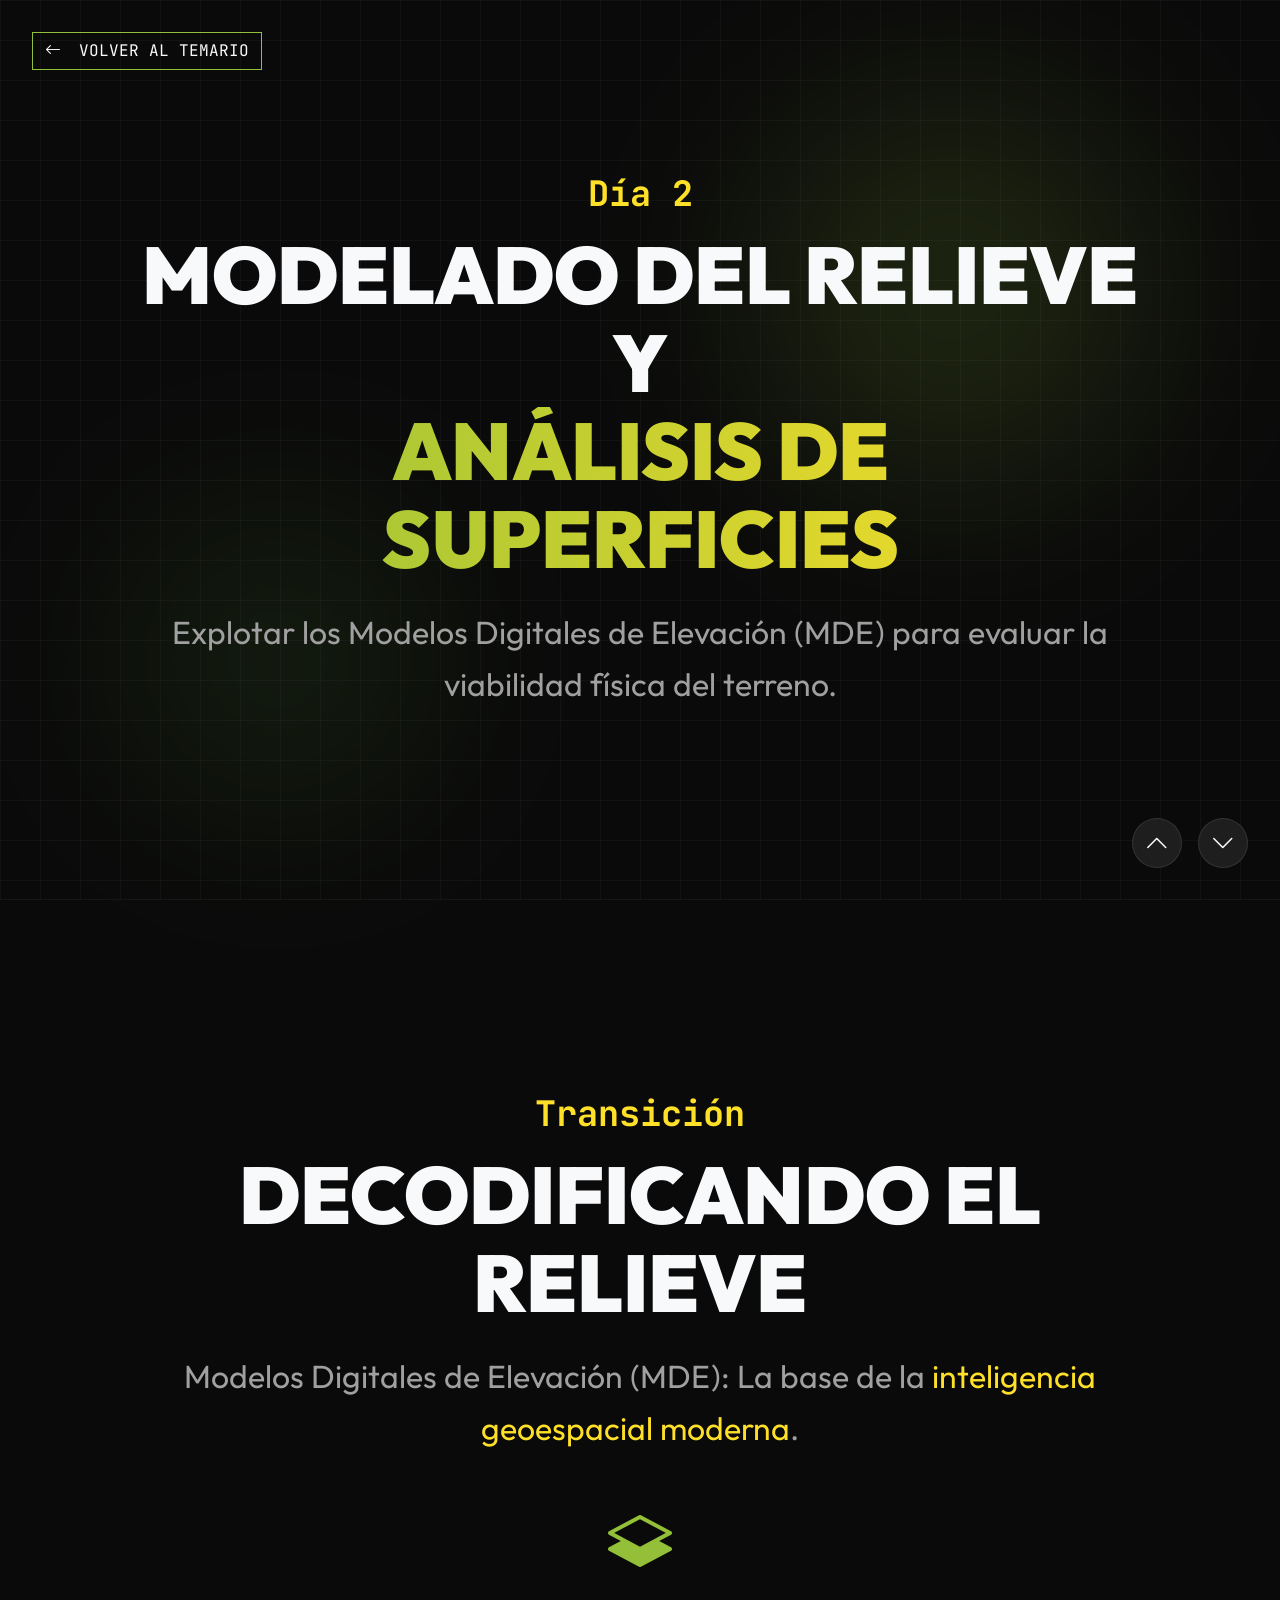
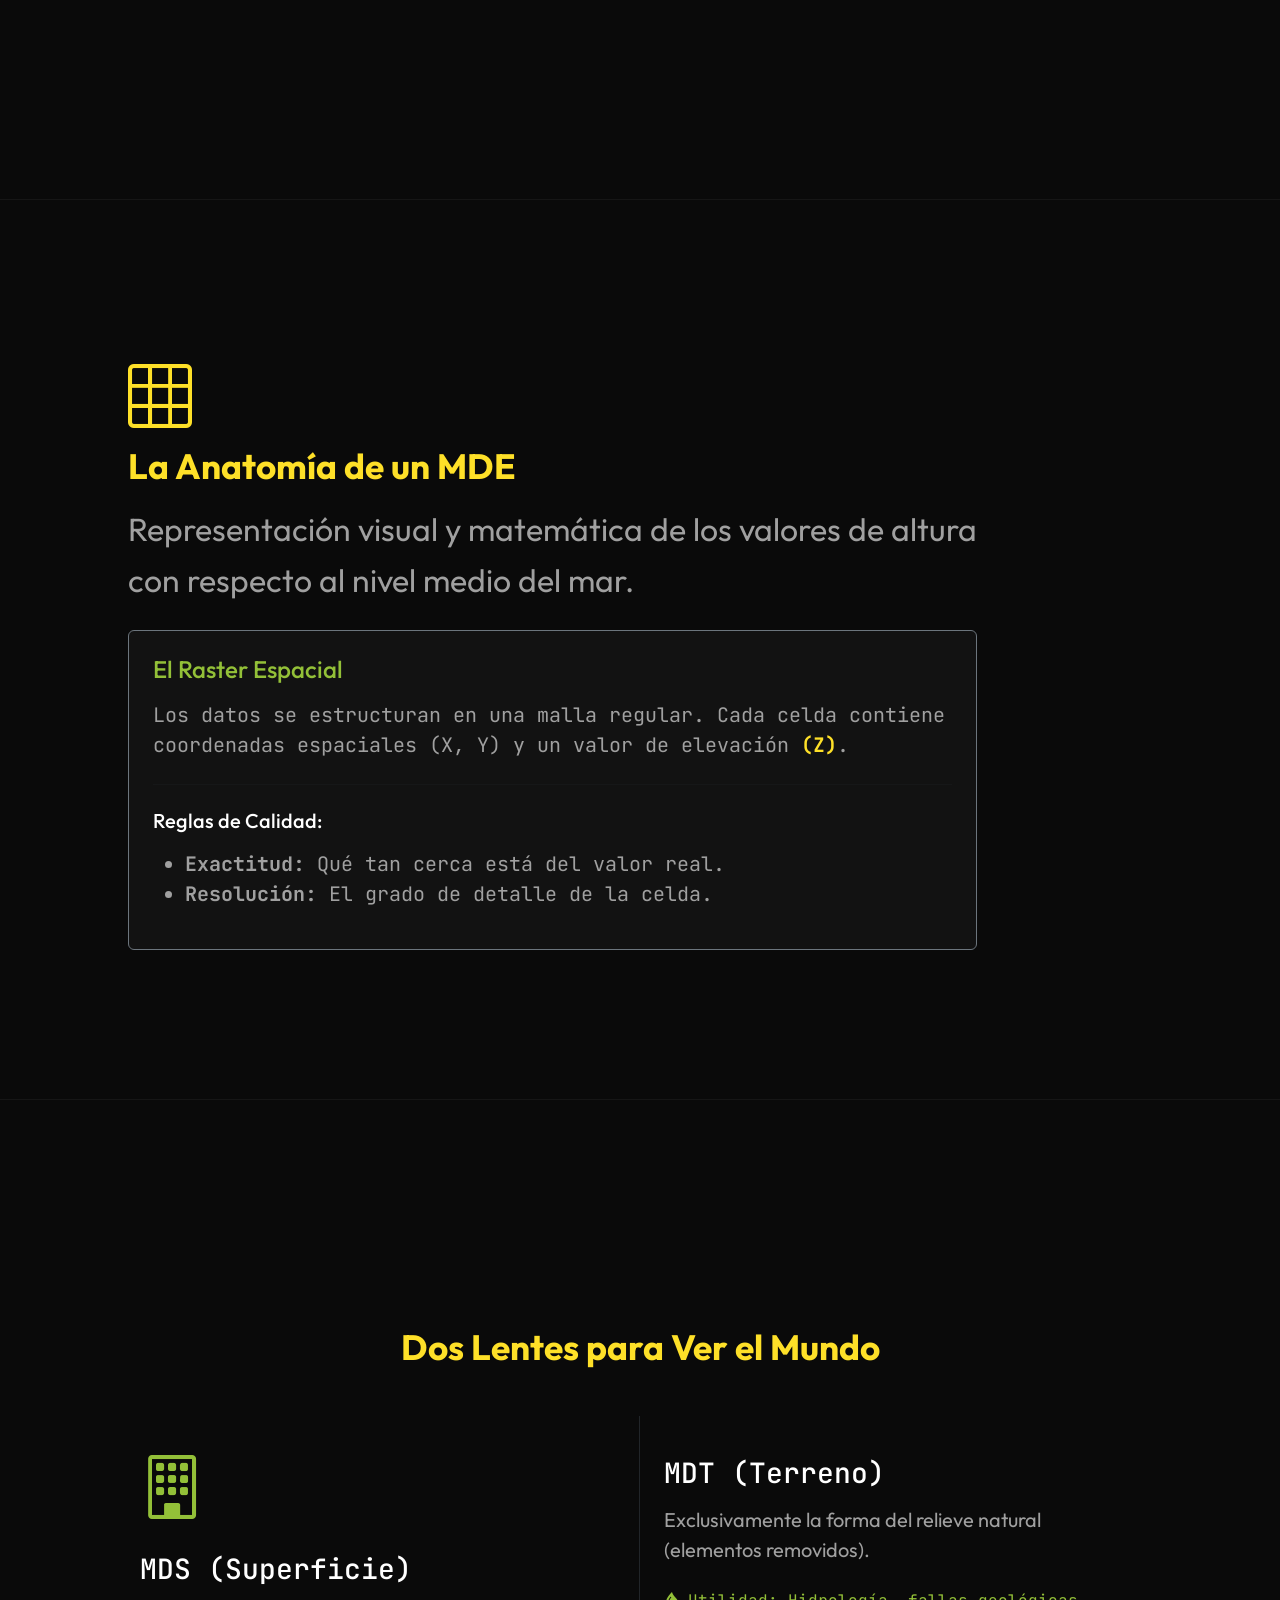
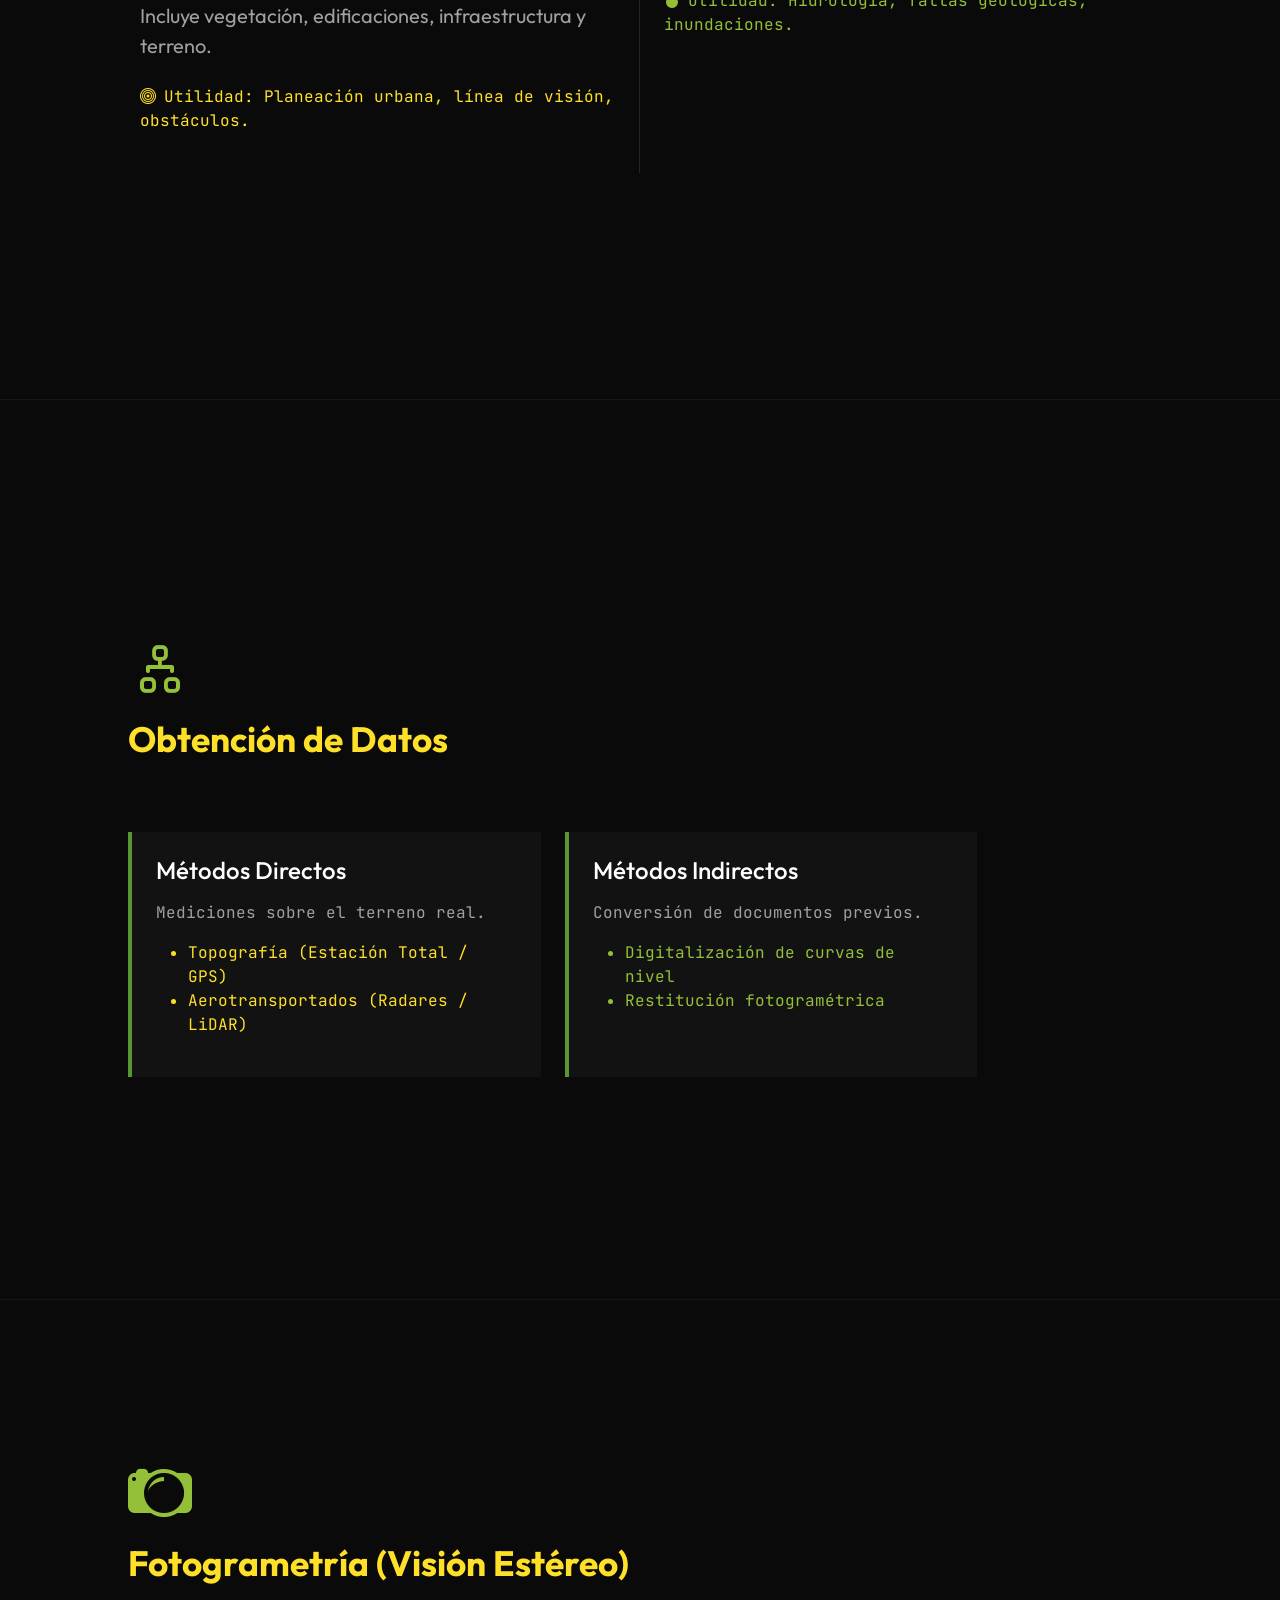
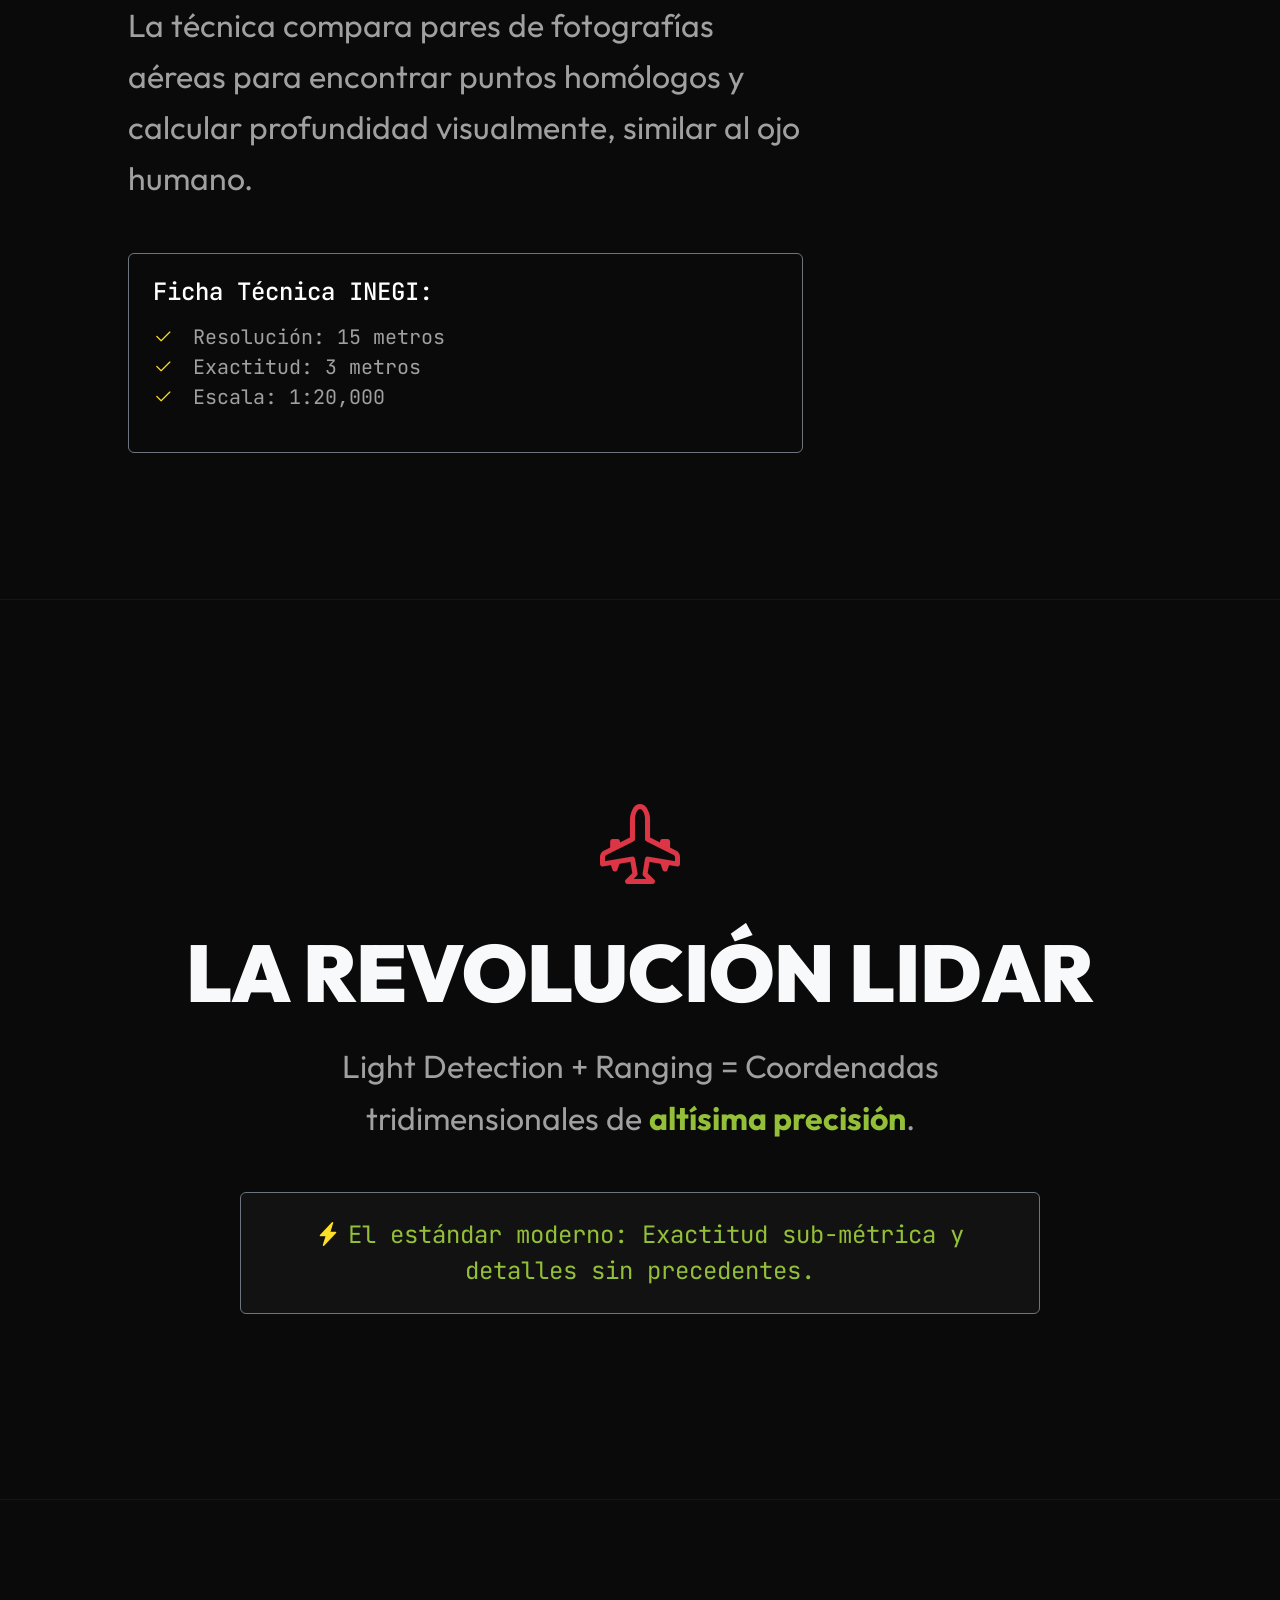
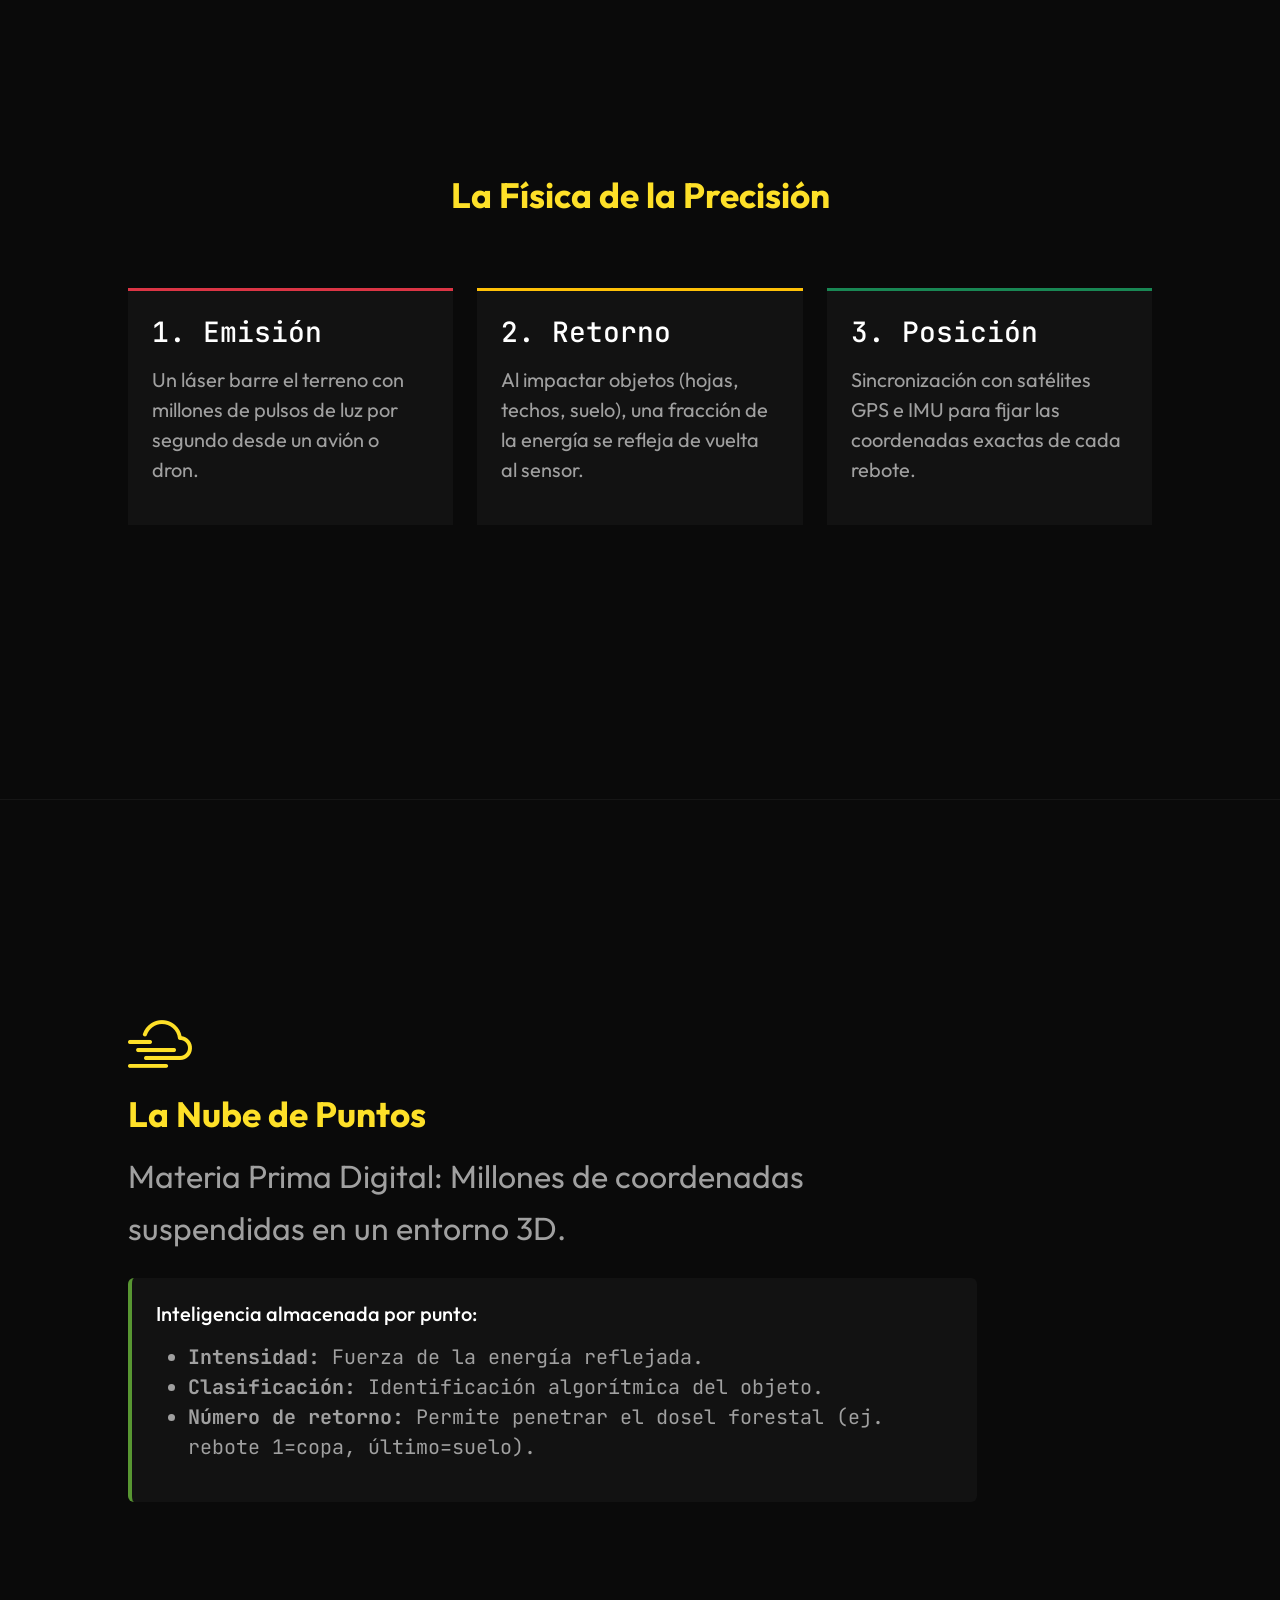
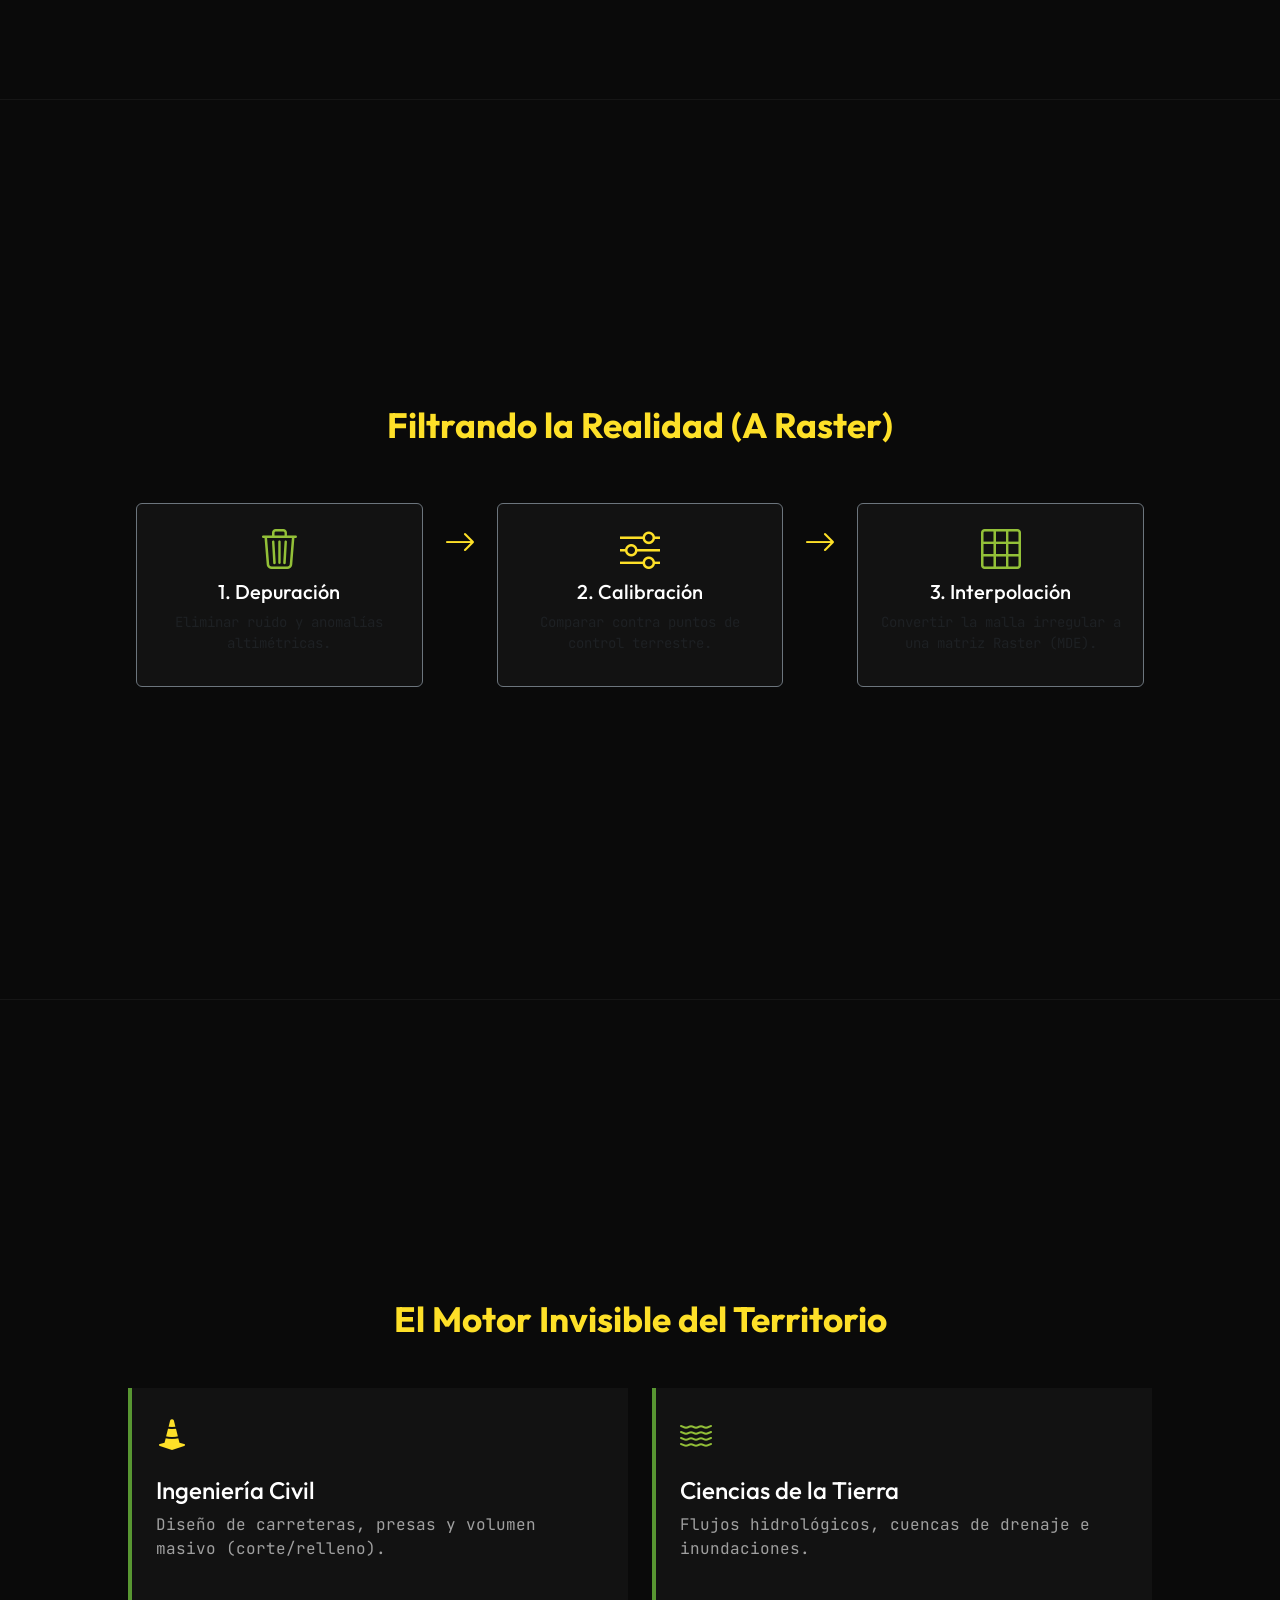
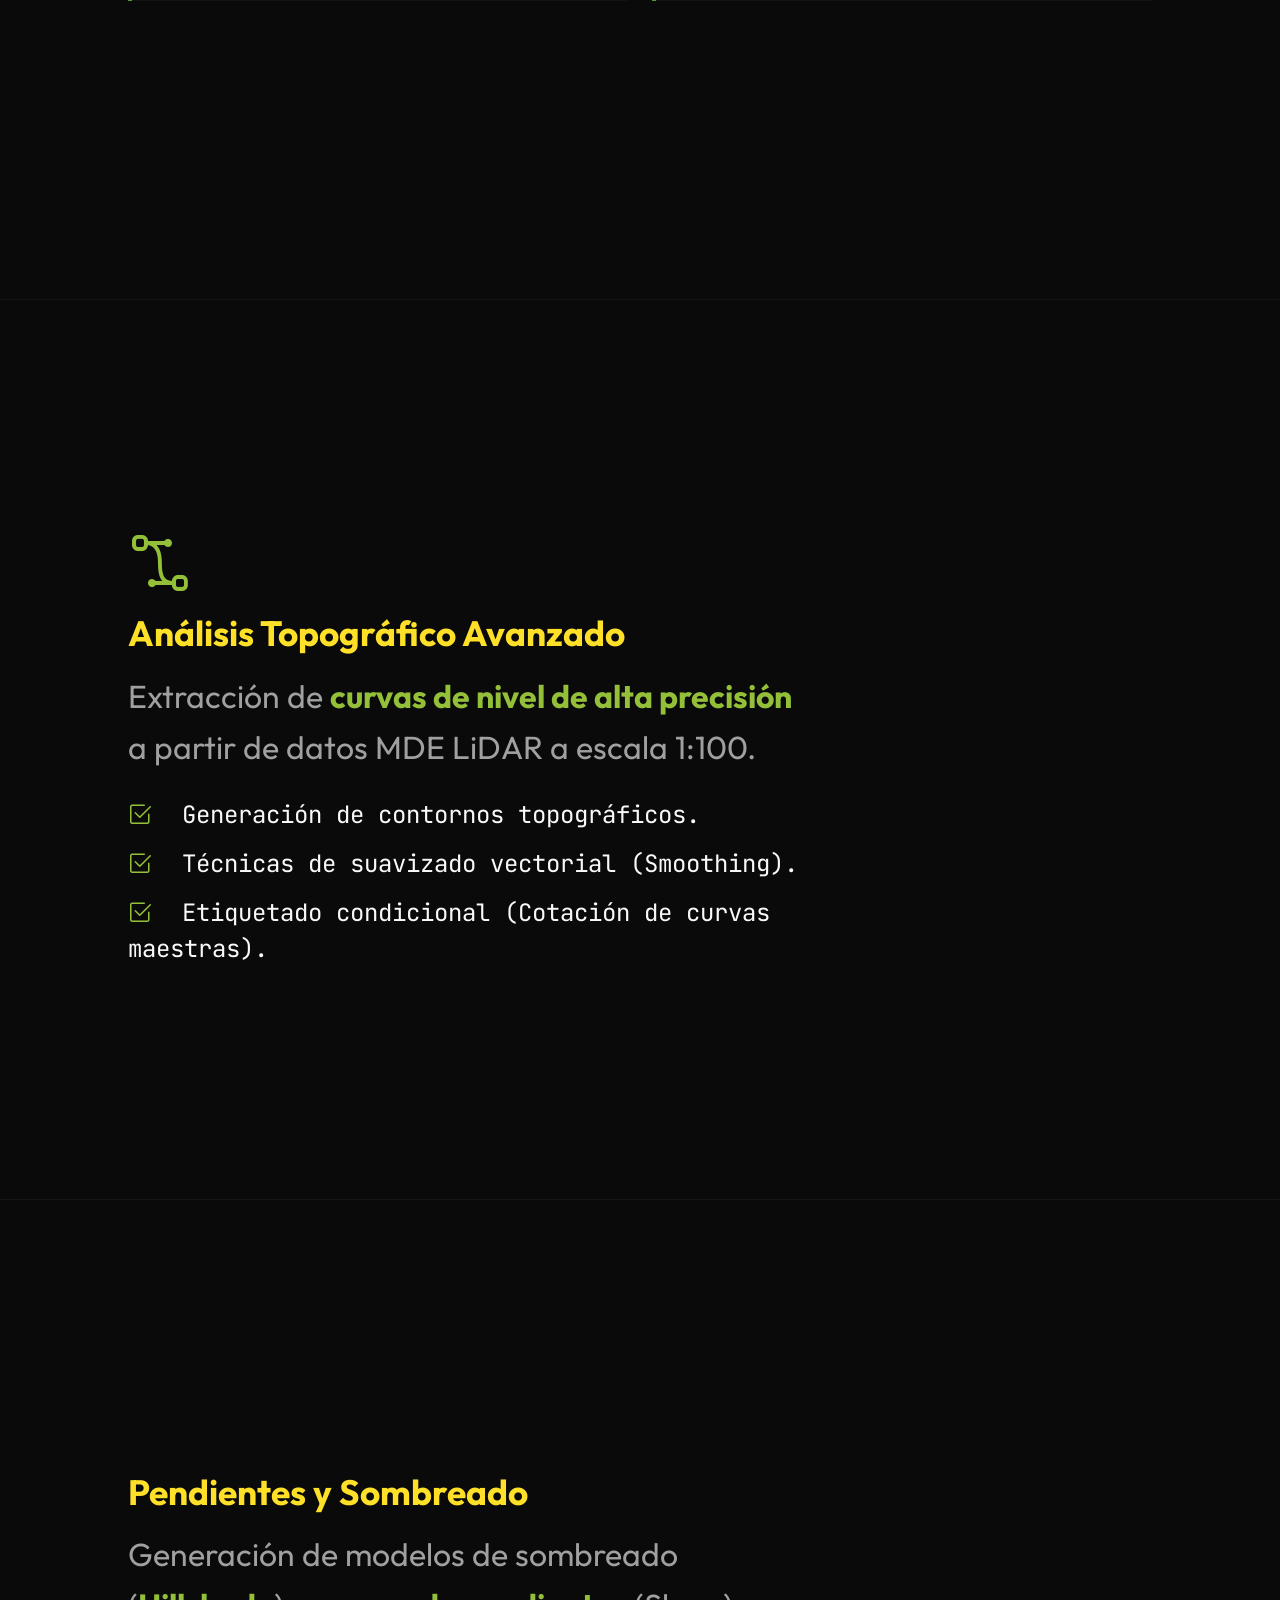
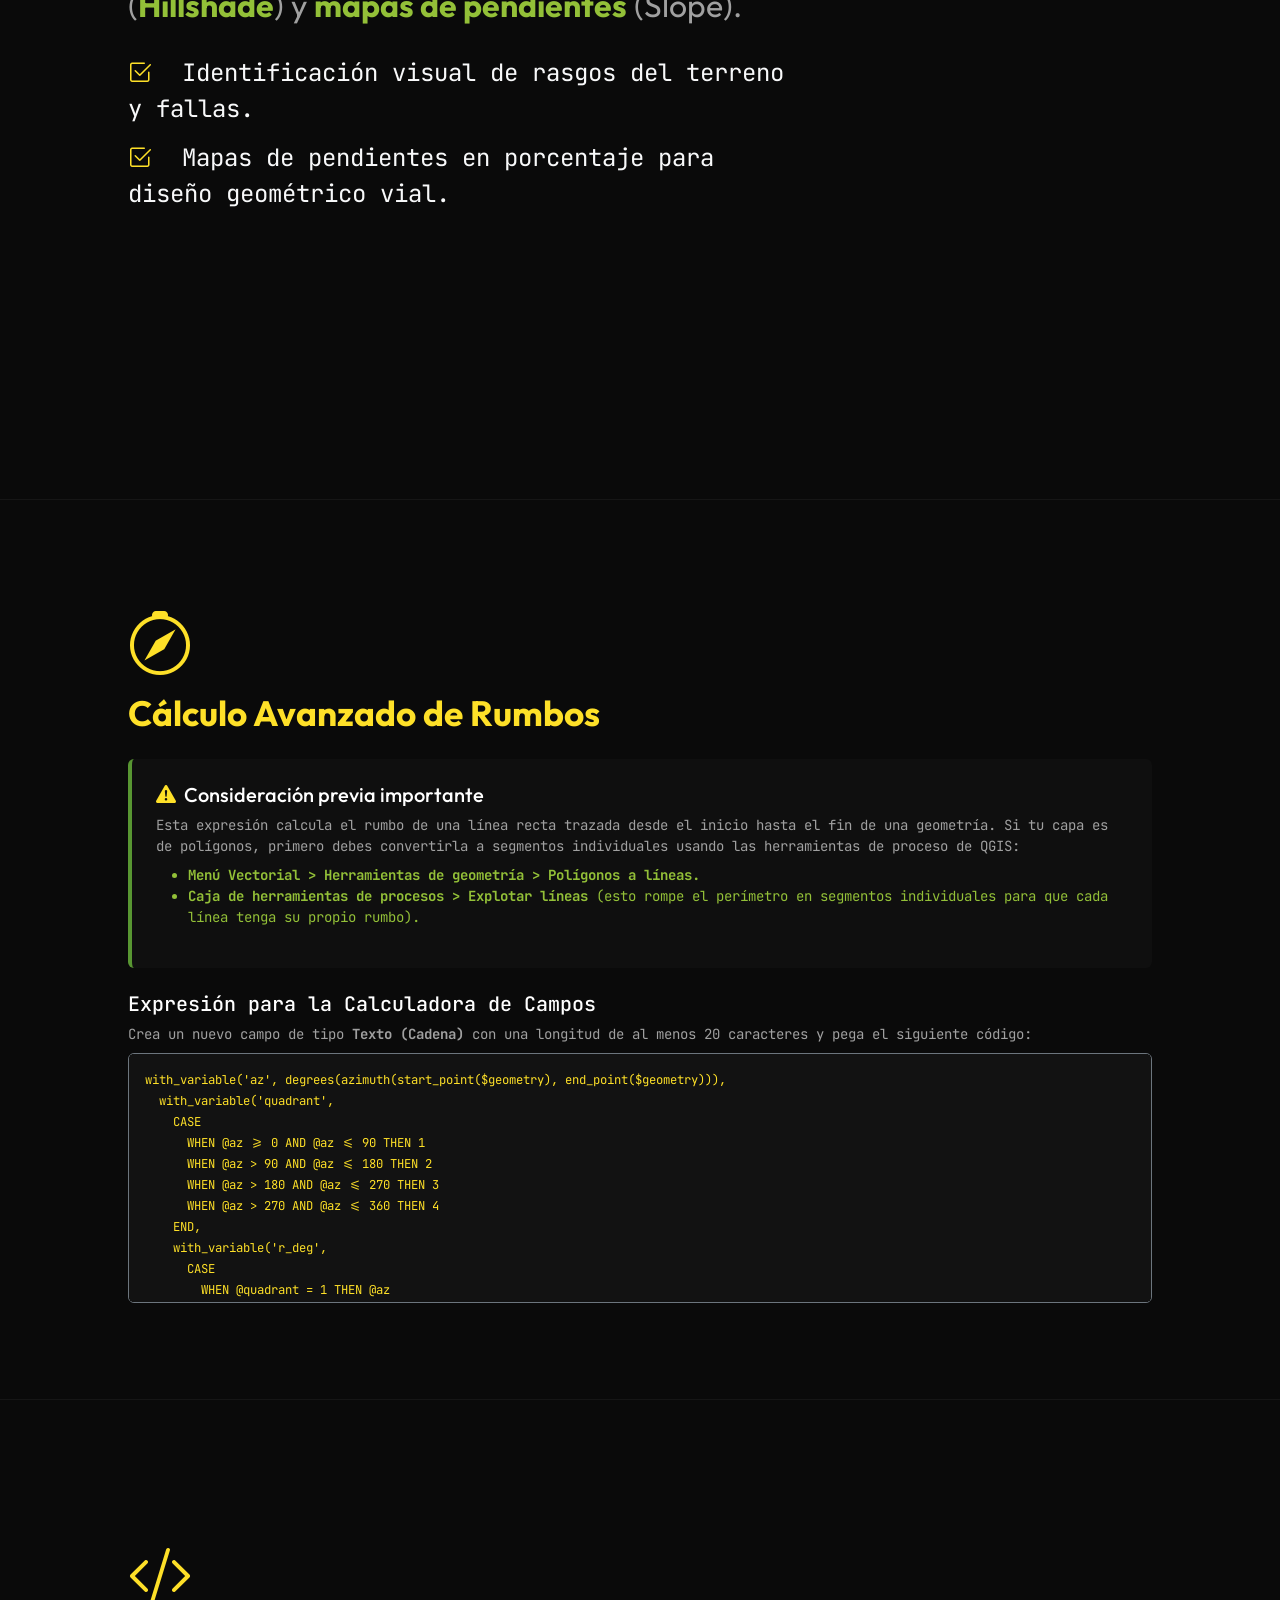
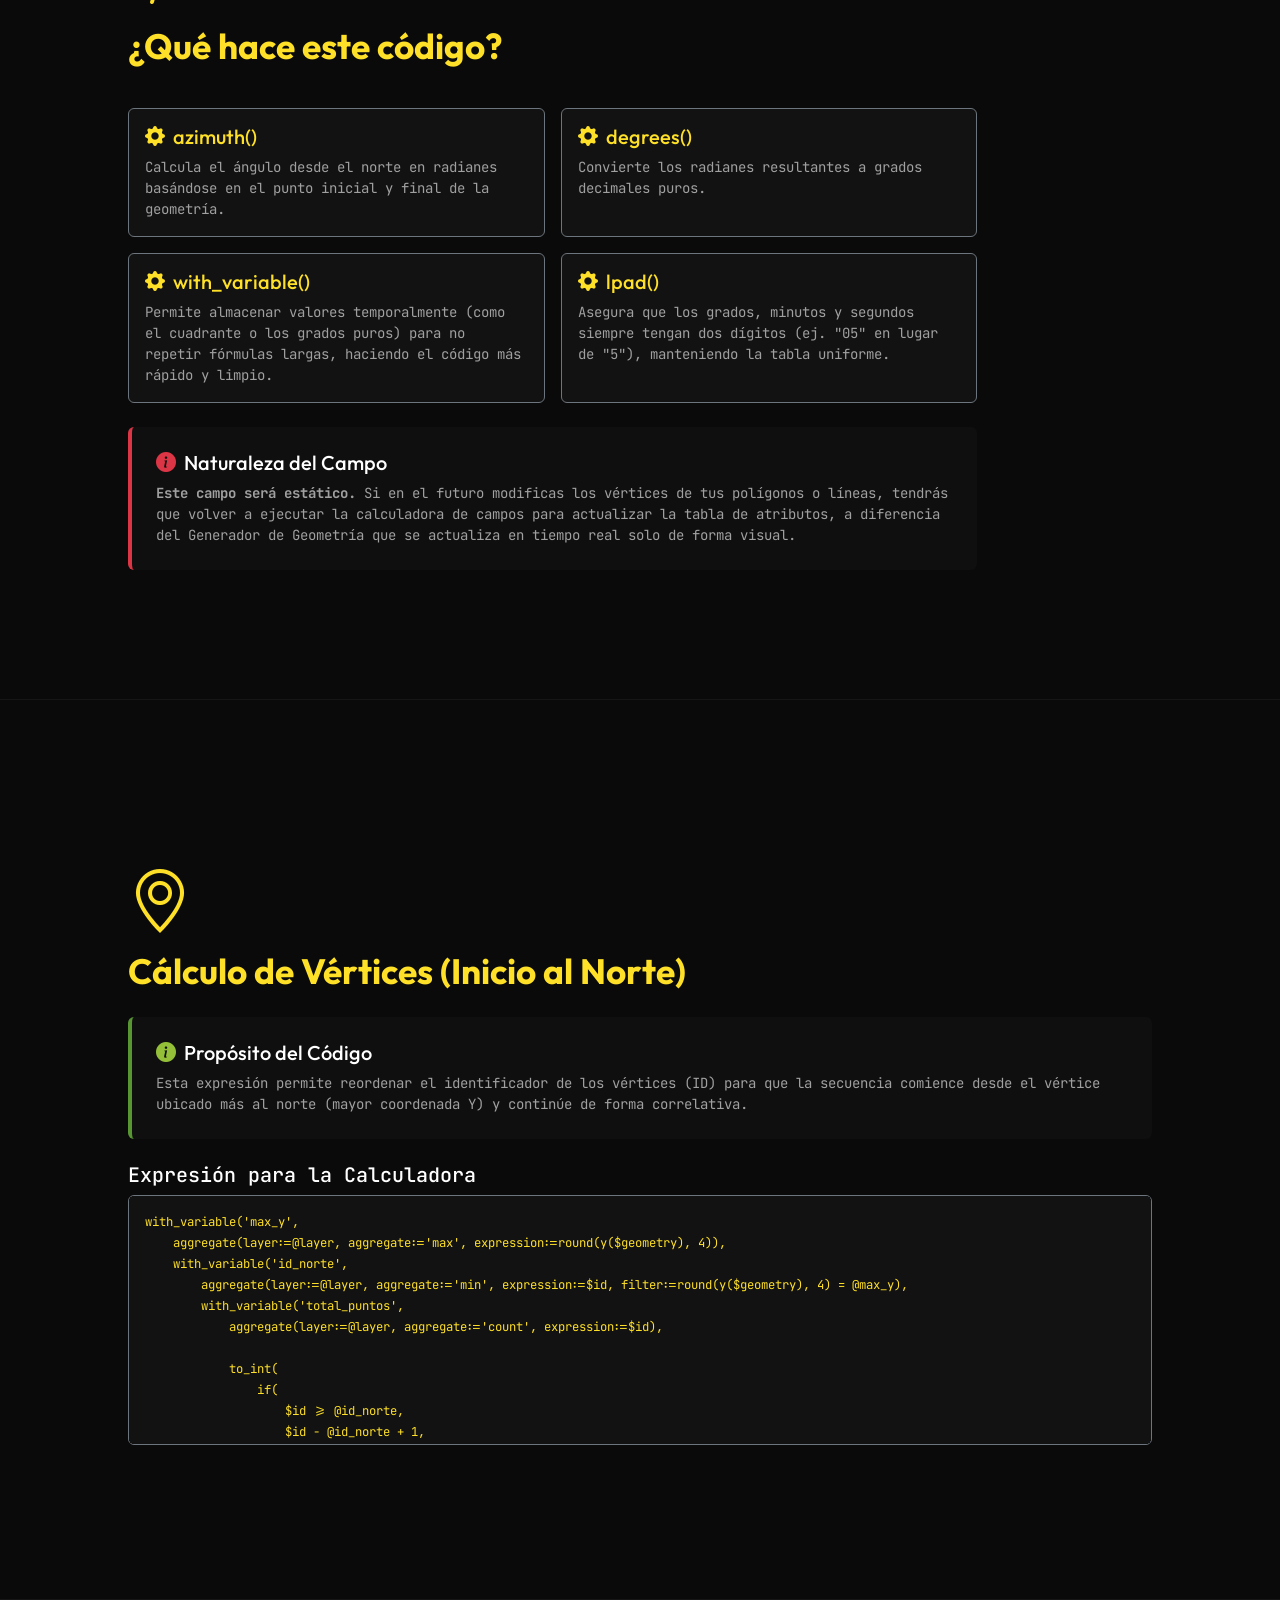
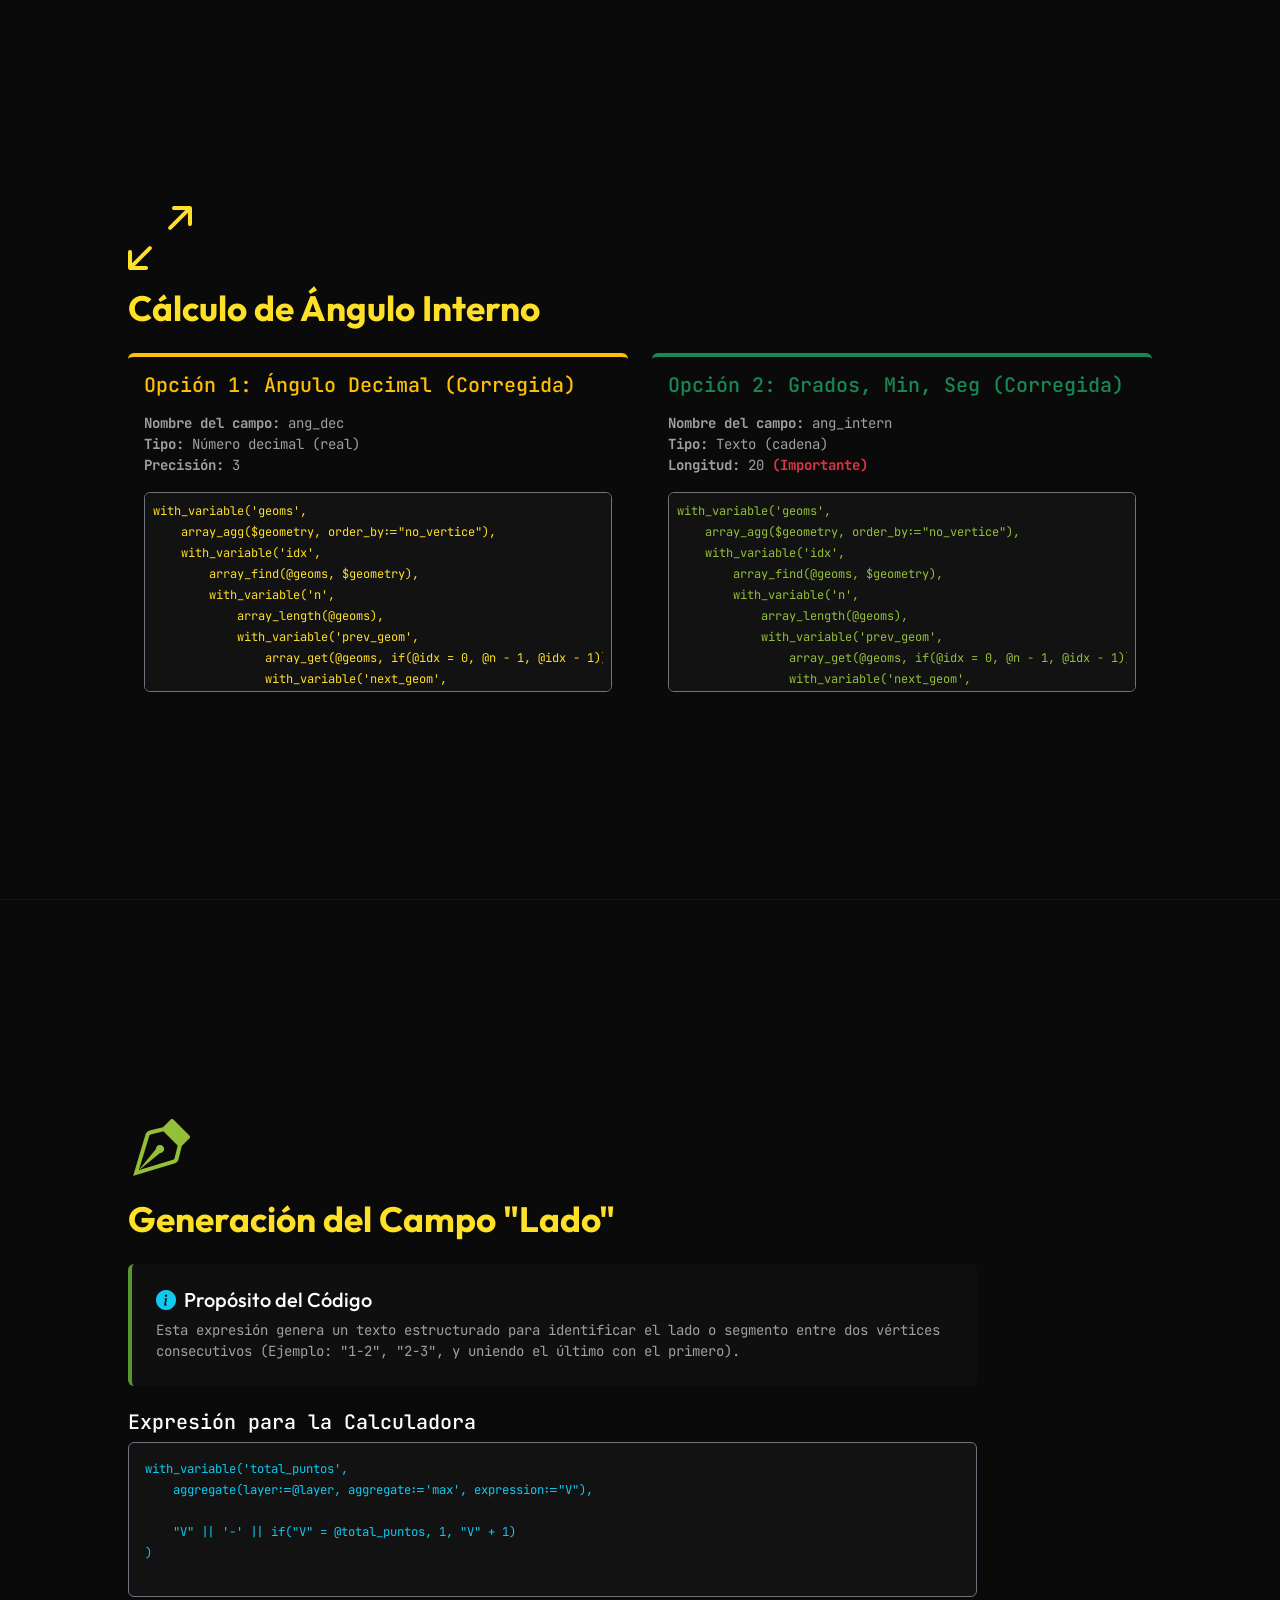
<file: pages/dia2.html>
<!DOCTYPE html>
<html lang="es" class="presentation-mode">
<head>
    <meta charset="UTF-8">
    <meta name="viewport" content="width=device-width, initial-scale=1.0">
    <title>Presentación Día 2 | Curso QGIS Civil</title>
    <link href="https://fonts.googleapis.com/css2?family=JetBrains+Mono:wght@400;700&family=Outfit:wght@300;500;700;900&display=swap" rel="stylesheet">
    <link href="https://cdn.jsdelivr.net/npm/bootstrap@5.3.3/dist/css/bootstrap.min.css" rel="stylesheet">
    <link rel="stylesheet" href="https://cdn.jsdelivr.net/npm/bootstrap-icons@1.11.3/font/bootstrap-icons.min.css">
    <link rel="stylesheet" href="../assets/css/styles.css">
</head>
<body>

    <a href="../index.html#temario" class="btn btn-outline-qgis btn-exit-presentation font-mono">
        <i class="bi bi-arrow-left me-2"></i> Volver al Temario
    </a>

    <!-- Slide 1: Portada Día -->
    <section class="slide text-center">
        <div class="bg-shape shape-1" style="top: 10%; right: 10%;"></div>
        <div class="bg-shape shape-2" style="bottom: 10%; left: 10%;"></div>
        <div class="grid-overlay"></div>
        <div class="position-relative z-index-1">
            <h2 class="slide-subtitle font-mono">Día 2</h2>
            <h1 class="slide-title">Modelado del Relieve y <br><span class="text-gradient-qgis">Análisis de Superficies</span></h1>
            <p class="slide-text mt-4">Explotar los Modelos Digitales de Elevación (MDE) para evaluar la viabilidad física del terreno.</p>
        </div>
    </section>

    <!-- Slide 1.1: Decodificando el Relieve -->
    <section class="slide text-center">
        <div class="row align-items-center">
            <div class="col-lg-12">
                <h2 class="slide-subtitle font-mono">Transición</h2>
                <h1 class="slide-title">Decodificando el Relieve</h1>
                <p class="slide-text mt-4">Modelos Digitales de Elevación (MDE): La base de la <span class="text-qgis-yellow">inteligencia geoespacial moderna</span>.</p>
                <i class="bi bi-layers-half slide-icon mt-4 d-inline-block"></i>
            </div>
        </div>
    </section>

    <!-- Slide 1.2: Anatomía de un MDE -->
    <section class="slide">
        <div class="row align-items-center">
            <div class="col-lg-10">
                <i class="bi bi-grid-3x3 slide-icon text-qgis-yellow"></i>
                <h2 class="slide-subtitle">La Anatomía de un MDE</h2>
                <p class="slide-text">Representación visual y matemática de los valores de altura con respecto al nivel medio del mar.</p>
                <div class="mt-4 p-4 border border-secondary bg-dark rounded font-mono">
                    <h4 class="text-qgis-light mb-3">El Raster Espacial</h4>
                    <p class="text-muted-light fs-5">Los datos se estructuran en una malla regular. Cada celda contiene coordenadas espaciales (X, Y) y un valor de elevación <strong class="text-qgis-yellow">(Z)</strong>.</p>
                    <hr class="border-dark my-4">
                    <h5 class="text-white">Reglas de Calidad:</h5>
                    <ul class="text-muted-light fs-5 mt-3">
                        <li><strong>Exactitud:</strong> Qué tan cerca está del valor real.</li>
                        <li><strong>Resolución:</strong> El grado de detalle de la celda.</li>
                    </ul>
                </div>
            </div>
        </div>
    </section>

    <!-- Slide 1.3: Dos Lentes (MDS vs MDT) -->
    <section class="slide">
        <div class="row align-items-center">
            <div class="col-lg-12">
                <h2 class="slide-subtitle text-center mb-5">Dos Lentes para Ver el Mundo</h2>
                <div class="row mt-4">
                    <div class="col-md-6 border-end border-dark p-4">
                        <i class="bi bi-building slide-icon text-qgis-light"></i>
                        <h3 class="text-white font-mono mt-3">MDS (Superficie)</h3>
                        <p class="text-muted-light fs-5 mt-3">Incluye vegetación, edificaciones, infraestructura y terreno.</p>
                        <p class="text-qgis-yellow font-mono mt-4"><i class="bi bi-bullseye me-2"></i>Utilidad: Planeación urbana, línea de visión, obstáculos.</p>
                    </div>
                    <div class="col-md-6 p-4">
                        <i class="bi bi-mountain slide-icon text-qgis-yellow"></i>
                        <h3 class="text-white font-mono mt-3">MDT (Terreno)</h3>
                        <p class="text-muted-light fs-5 mt-3">Exclusivamente la forma del relieve natural (elementos removidos).</p>
                        <p class="text-qgis-light font-mono mt-4"><i class="bi bi-droplet-fill me-2"></i>Utilidad: Hidrología, fallas geológicas, inundaciones.</p>
                    </div>
                </div>
            </div>
        </div>
    </section>

    <!-- Slide 1.4: Árbol Genealógico -->
    <section class="slide">
        <div class="row align-items-center">
            <div class="col-lg-10">
                <i class="bi bi-diagram-2 slide-icon"></i>
                <h2 class="slide-subtitle">Obtención de Datos</h2>
                <div class="row mt-5 g-4 font-mono">
                    <div class="col-md-6">
                        <div class="p-4 border-left-qgis bg-dark h-100">
                            <h4 class="text-white">Métodos Directos</h4>
                            <p class="text-muted-light mt-3 mb-0">Mediciones sobre el terreno real.</p>
                            <ul class="text-qgis-yellow mt-3">
                                <li>Topografía (Estación Total / GPS)</li>
                                <li>Aerotransportados (Radares / LiDAR)</li>
                            </ul>
                        </div>
                    </div>
                    <div class="col-md-6">
                        <div class="p-4 border-left-qgis bg-dark h-100">
                            <h4 class="text-white">Métodos Indirectos</h4>
                            <p class="text-muted-light mt-3 mb-0">Conversión de documentos previos.</p>
                            <ul class="text-qgis-light mt-3">
                                <li>Digitalización de curvas de nivel</li>
                                <li>Restitución fotogramétrica</li>
                            </ul>
                        </div>
                    </div>
                </div>
            </div>
        </div>
    </section>

    <!-- Slide 1.5: Fotogrametría -->
    <section class="slide">
        <div class="row align-items-center">
            <div class="col-lg-8">
                <i class="bi bi-camera2 slide-icon text-qgis-light"></i>
                <h2 class="slide-subtitle">Fotogrametría (Visión Estéreo)</h2>
                <p class="slide-text">La técnica compara pares de fotografías aéreas para encontrar puntos homólogos y calcular profundidad visualmente, similar al ojo humano.</p>
                <div class="mt-5 p-4 border border-secondary bg-darker rounded">
                    <h4 class="font-mono text-white mb-3">Ficha Técnica INEGI:</h4>
                    <ul class="list-unstyled text-muted-light fs-5 font-mono">
                        <li><i class="bi bi-check2 text-qgis-yellow me-2"></i> Resolución: 15 metros</li>
                        <li><i class="bi bi-check2 text-qgis-yellow me-2"></i> Exactitud: 3 metros</li>
                        <li><i class="bi bi-check2 text-qgis-yellow me-2"></i> Escala: 1:20,000</li>
                    </ul>
                </div>
            </div>
        </div>
    </section>

    <!-- Slide 1.6: Revolución LiDAR -->
    <section class="slide text-center">
        <div class="row align-items-center">
            <div class="col-lg-12">
                <i class="bi bi-airplane-engines slide-icon text-danger" style="font-size: 5rem;"></i>
                <h1 class="slide-title mt-4">La Revolución LiDAR</h1>
                <p class="slide-text mt-4 mx-auto" style="max-width: 800px;">Light Detection + Ranging = Coordenadas tridimensionales de <strong>altísima precisión</strong>.</p>
                <div class="mt-5 p-4 border border-secondary bg-dark mx-auto rounded" style="max-width: 800px;">
                    <p class="text-qgis-light font-mono fs-4 mb-0"><i class="bi bi-lightning-charge-fill text-qgis-yellow me-2"></i>El estándar moderno: Exactitud sub-métrica y detalles sin precedentes.</p>
                </div>
            </div>
        </div>
    </section>

    <!-- Slide 1.7: La Física LiDAR -->
    <section class="slide">
        <div class="row align-items-center">
            <div class="col-lg-12">
                <h2 class="slide-subtitle mb-5 text-center">La Física de la Precisión</h2>
                <div class="row g-4 mt-2">
                    <div class="col-md-4">
                        <div class="p-4 bg-dark border-top border-3 border-danger h-100">
                            <h3 class="font-mono text-white mb-3">1. Emisión</h3>
                            <p class="text-muted-light fs-5">Un láser barre el terreno con millones de pulsos de luz por segundo desde un avión o dron.</p>
                        </div>
                    </div>
                    <div class="col-md-4">
                        <div class="p-4 bg-dark border-top border-3 border-warning h-100">
                            <h3 class="font-mono text-white mb-3">2. Retorno</h3>
                            <p class="text-muted-light fs-5">Al impactar objetos (hojas, techos, suelo), una fracción de la energía se refleja de vuelta al sensor.</p>
                        </div>
                    </div>
                    <div class="col-md-4">
                        <div class="p-4 bg-dark border-top border-3 border-success h-100">
                            <h3 class="font-mono text-white mb-3">3. Posición</h3>
                            <p class="text-muted-light fs-5">Sincronización con satélites GPS e IMU para fijar las coordenadas exactas de cada rebote.</p>
                        </div>
                    </div>
                </div>
            </div>
        </div>
    </section>

    <!-- Slide 1.8: Nube de Puntos -->
    <section class="slide">
        <div class="row align-items-center">
            <div class="col-lg-10">
                <i class="bi bi-cloud-haze2 slide-icon text-qgis-yellow"></i>
                <h2 class="slide-subtitle">La Nube de Puntos</h2>
                <p class="slide-text">Materia Prima Digital: Millones de coordenadas suspendidas en un entorno 3D.</p>
                <div class="mt-4 p-4 border-left-qgis bg-dark rounded font-mono">
                    <h5 class="text-white mb-3">Inteligencia almacenada por punto:</h5>
                    <ul class="text-muted-light fs-5">
                        <li><strong>Intensidad:</strong> Fuerza de la energía reflejada.</li>
                        <li><strong>Clasificación:</strong> Identificación algorítmica del objeto.</li>
                        <li><strong>Número de retorno:</strong> Permite penetrar el dosel forestal (ej. rebote 1=copa, último=suelo).</li>
                    </ul>
                </div>
            </div>
        </div>
    </section>

    <!-- Slide 1.9: Filtrando la Realidad -->
    <section class="slide text-center">
        <div class="row align-items-center">
            <div class="col-lg-12">
                <h2 class="slide-subtitle mb-5">Filtrando la Realidad (A Raster)</h2>
                <div class="d-flex justify-content-between text-white font-mono flex-wrap">
                    <div class="m-2 p-3 bg-dark border border-secondary rounded" style="width: 28%">
                        <i class="bi bi-trash3 text-qgis-light fs-1 mb-3"></i>
                        <h5>1. Depuración</h5>
                        <p class="small text-muted">Eliminar ruido y anomalías altimétricas.</p>
                    </div>
                    <div class="m-2 mt-4 text-qgis-yellow"><i class="bi bi-arrow-right fs-2"></i></div>
                    <div class="m-2 p-3 bg-dark border border-secondary rounded" style="width: 28%">
                        <i class="bi bi-sliders text-qgis-yellow fs-1 mb-3"></i>
                        <h5>2. Calibración</h5>
                        <p class="small text-muted">Comparar contra puntos de control terrestre.</p>
                    </div>
                    <div class="m-2 mt-4 text-qgis-yellow"><i class="bi bi-arrow-right fs-2"></i></div>
                    <div class="m-2 p-3 bg-dark border border-secondary rounded" style="width: 28%">
                        <i class="bi bi-grid-3x3 text-qgis-light fs-1 mb-3"></i>
                        <h5>3. Interpolación</h5>
                        <p class="small text-muted">Convertir la malla irregular a una matriz Raster (MDE).</p>
                    </div>
                </div>
            </div>
        </div>
    </section>

    <!-- Slide 1.10: Ecosistema -->
    <section class="slide">
        <div class="row align-items-center">
            <div class="col-lg-12">
                <h2 class="slide-subtitle text-center mb-5">El Motor Invisible del Territorio</h2>
                <div class="row g-4 font-mono">
                    <div class="col-md-6">
                        <div class="p-4 border-left-qgis bg-dark h-100">
                            <i class="bi bi-cone-striped text-qgis-yellow fs-2"></i>
                            <h4 class="text-white mt-3">Ingeniería Civil</h4>
                            <p class="text-muted-light mt-2">Diseño de carreteras, presas y volumen masivo (corte/relleno).</p>
                        </div>
                    </div>
                    <div class="col-md-6">
                        <div class="p-4 border-left-qgis bg-dark h-100">
                            <i class="bi bi-water text-qgis-light fs-2"></i>
                            <h4 class="text-white mt-3">Ciencias de la Tierra</h4>
                            <p class="text-muted-light mt-2">Flujos hidrológicos, cuencas de drenaje e inundaciones.</p>
                        </div>
                    </div>
                </div>
            </div>
        </div>
    </section>

    <!-- Slide 2: Análisis Topográfico -->
    <section class="slide">
        <div class="row align-items-center">
            <div class="col-lg-8">
                <i class="bi bi-bezier2 slide-icon"></i>
                <h2 class="slide-subtitle">Análisis Topográfico Avanzado</h2>
                <p class="slide-text">Extracción de <strong>curvas de nivel de alta precisión</strong> a partir de datos MDE LiDAR a escala 1:100.</p>
                <ul class="list-unstyled slide-list mt-4 font-mono">
                    <li><i class="bi bi-check2-square text-qgis-light me-3"></i> Generación de contornos topográficos.</li>
                    <li><i class="bi bi-check2-square text-qgis-light me-3"></i> Técnicas de suavizado vectorial (Smoothing).</li>
                    <li><i class="bi bi-check2-square text-qgis-light me-3"></i> Etiquetado condicional (Cotación de curvas maestras).</li>
                </ul>
            </div>
        </div>
    </section>

    <!-- Slide 3: Mapas de Pendientes -->
    <section class="slide">
        <div class="row align-items-center">
            <div class="col-lg-8">
                <i class="bi bi-mountain slide-icon text-qgis-yellow"></i>
                <h2 class="slide-subtitle">Pendientes y Sombreado</h2>
                <p class="slide-text">Generación de modelos de sombreado (<strong>Hillshade</strong>) y <strong>mapas de pendientes</strong> (Slope).</p>
                <ul class="list-unstyled slide-list mt-4 font-mono">
                    <li><i class="bi bi-check2-square text-qgis-yellow me-3"></i> Identificación visual de rasgos del terreno y fallas.</li>
                    <li><i class="bi bi-check2-square text-qgis-yellow me-3"></i> Mapas de pendientes en porcentaje para diseño geométrico vial.</li>
                </ul>
            </div>
        </div>
    </section>

    <!-- Slide 3.1: Cálculo Avanzado de Rumbos -->
    <section class="slide">
        <div class="row align-items-center">
            <div class="col-lg-12">
                <i class="bi bi-compass slide-icon text-qgis-yellow"></i>
                <h2 class="slide-subtitle">Cálculo Avanzado de Rumbos</h2>
                <div class="mt-4 p-4 border-left-qgis bg-darker rounded font-mono">
                    <h5 class="text-white mb-2"><i class="bi bi-exclamation-triangle-fill text-qgis-yellow me-2"></i>Consideración previa importante</h5>
                    <p class="text-muted-light small mb-0">Esta expresión calcula el rumbo de una línea recta trazada desde el inicio hasta el fin de una geometría. Si tu capa es de polígonos, primero debes convertirla a segmentos individuales usando las herramientas de proceso de QGIS:</p>
                    <ul class="text-qgis-light small mt-2">
                        <li><strong>Menú Vectorial > Herramientas de geometría > Polígonos a líneas.</strong></li>
                        <li><strong>Caja de herramientas de procesos > Explotar líneas</strong> (esto rompe el perímetro en segmentos individuales para que cada línea tenga su propio rumbo).</li>
                    </ul>
                </div>

                <h5 class="text-white font-mono mt-4">Expresión para la Calculadora de Campos</h5>
                <p class="text-muted-light font-mono small mb-2">Crea un nuevo campo de tipo <strong>Texto (Cadena)</strong> con una longitud de al menos 20 caracteres y pega el siguiente código:</p>
                <div class="code-container bg-dark border border-secondary rounded p-3 position-relative overflow-auto" style="max-height: 250px;">
                    <pre><code class="text-qgis-yellow font-mono small">with_variable('az', degrees(azimuth(start_point($geometry), end_point($geometry))),
  with_variable('quadrant',
    CASE
      WHEN @az >= 0 AND @az <= 90 THEN 1
      WHEN @az > 90 AND @az <= 180 THEN 2
      WHEN @az > 180 AND @az <= 270 THEN 3
      WHEN @az > 270 AND @az <= 360 THEN 4
    END,
    with_variable('r_deg',
      CASE
        WHEN @quadrant = 1 THEN @az
        WHEN @quadrant = 2 THEN 180 - @az
        WHEN @quadrant = 3 THEN @az - 180
        WHEN @quadrant = 4 THEN 360 - @az
      END,
      with_variable('d', floor(@r_deg),
        with_variable('m', floor((@r_deg - @d) * 60),
          with_variable('s', round((((@r_deg - @d) * 60) - @m) * 60, 0),
            CASE WHEN @quadrant IN (1, 4) THEN 'N ' ELSE 'S ' END ||
            lpad(@d, 2, '0') || '-' ||
            lpad(@m, 2, '0') || '-' ||
            lpad(@s, 2, '0') ||
            CASE WHEN @quadrant IN (1, 2) THEN ' E' ELSE ' W' END
          )
        )
      )
    )
  )
)</code></pre>
                </div>
            </div>
        </div>
    </section>

    <!-- Slide 3.2: Explicación del Código -->
    <section class="slide">
        <div class="row align-items-center">
            <div class="col-lg-10">
                <i class="bi bi-code-slash slide-icon text-qgis-yellow"></i>
                <h2 class="slide-subtitle">¿Qué hace este código?</h2>
                
                <div class="row mt-4 g-3 font-mono">
                    <div class="col-md-6">
                        <div class="p-3 bg-dark border border-secondary rounded h-100">
                            <h5 class="text-qgis-yellow"><i class="bi bi-gear-fill me-2"></i>azimuth()</h5>
                            <p class="text-muted-light small mb-0">Calcula el ángulo desde el norte en radianes basándose en el punto inicial y final de la geometría.</p>
                        </div>
                    </div>
                    <div class="col-md-6">
                        <div class="p-3 bg-dark border border-secondary rounded h-100">
                            <h5 class="text-qgis-yellow"><i class="bi bi-gear-fill me-2"></i>degrees()</h5>
                            <p class="text-muted-light small mb-0">Convierte los radianes resultantes a grados decimales puros.</p>
                        </div>
                    </div>
                    <div class="col-md-6">
                        <div class="p-3 bg-dark border border-secondary rounded h-100">
                            <h5 class="text-qgis-yellow"><i class="bi bi-gear-fill me-2"></i>with_variable()</h5>
                            <p class="text-muted-light small mb-0">Permite almacenar valores temporalmente (como el cuadrante o los grados puros) para no repetir fórmulas largas, haciendo el código más rápido y limpio.</p>
                        </div>
                    </div>
                    <div class="col-md-6">
                        <div class="p-3 bg-dark border border-secondary rounded h-100">
                            <h5 class="text-qgis-yellow"><i class="bi bi-gear-fill me-2"></i>lpad()</h5>
                            <p class="text-muted-light small mb-0">Asegura que los grados, minutos y segundos siempre tengan dos dígitos (ej. "05" en lugar de "5"), manteniendo la tabla uniforme.</p>
                        </div>
                    </div>
                </div>

                <div class="mt-4 p-4 border-left-qgis bg-darker rounded font-mono border-danger border-start border-4">
                    <h5 class="text-white mb-2"><i class="bi bi-info-circle-fill text-danger me-2"></i>Naturaleza del Campo</h5>
                    <p class="text-muted-light small mb-0"><strong>Este campo será estático.</strong> Si en el futuro modificas los vértices de tus polígonos o líneas, tendrás que volver a ejecutar la calculadora de campos para actualizar la tabla de atributos, a diferencia del Generador de Geometría que se actualiza en tiempo real solo de forma visual.</p>
                </div>
            </div>
        </div>
    </section>

    <!-- Slide 3.3: Cálculo de Vértices desde el Norte -->
    <section class="slide">
        <div class="row align-items-center">
            <div class="col-lg-12">
                <i class="bi bi-geo-alt slide-icon text-qgis-yellow"></i>
                <h2 class="slide-subtitle">Cálculo de Vértices (Inicio al Norte)</h2>
                <div class="mt-4 p-4 border-left-qgis bg-darker rounded font-mono">
                    <h5 class="text-white mb-2"><i class="bi bi-info-circle-fill text-qgis-light me-2"></i>Propósito del Código</h5>
                    <p class="text-muted-light small mb-0">Esta expresión permite reordenar el identificador de los vértices (ID) para que la secuencia comience desde el vértice ubicado más al norte (mayor coordenada Y) y continúe de forma correlativa.</p>
                </div>

                <h5 class="text-white font-mono mt-4">Expresión para la Calculadora</h5>
                <div class="code-container bg-dark border border-secondary rounded p-3 position-relative overflow-auto" style="max-height: 250px;">
                    <pre><code class="text-qgis-yellow font-mono small">with_variable('max_y',
    aggregate(layer:=@layer, aggregate:='max', expression:=round(y($geometry), 4)),
    with_variable('id_norte',
        aggregate(layer:=@layer, aggregate:='min', expression:=$id, filter:=round(y($geometry), 4) = @max_y),
        with_variable('total_puntos',
            aggregate(layer:=@layer, aggregate:='count', expression:=$id),
            
            to_int(
                if(
                    $id >= @id_norte,
                    $id - @id_norte + 1,
                    $id - @id_norte + 1 + @total_puntos
                )
            )
        )
    )
)</code></pre>
                </div>
            </div>
        </div>
    </section>

    <!-- Slide 3.4: Cálculo de Ángulo Interno -->
    <section class="slide">
        <div class="row align-items-center">
            <div class="col-lg-12">
                <i class="bi bi-arrows-angle-expand slide-icon text-qgis-yellow"></i>
                <h2 class="slide-subtitle">Cálculo de Ángulo Interno</h2>
                
                <div class="row mt-4">
                    <!-- Opción 1: Decimal -->
                    <div class="col-md-6">
                        <div class="p-3 border-top border-4 border-warning bg-darker rounded h-100">
                            <h5 class="text-warning font-mono mb-3">Opción 1: Ángulo Decimal (Corregida)</h5>
                            <ul class="text-muted-light small mb-3 list-unstyled font-mono">
                                <li><strong>Nombre del campo:</strong> ang_dec</li>
                                <li><strong>Tipo:</strong> Número decimal (real)</li>
                                <li><strong>Precisión:</strong> 3</li>
                            </ul>
                            <div class="code-container bg-dark border border-secondary rounded p-2 overflow-auto" style="max-height: 200px;">
                                <pre><code class="text-qgis-yellow font-mono" style="font-size: 0.75rem;">with_variable('geoms',
    array_agg($geometry, order_by:="no_vertice"),
    with_variable('idx',
        array_find(@geoms, $geometry),
        with_variable('n',
            array_length(@geoms),
            with_variable('prev_geom',
                array_get(@geoms, if(@idx = 0, @n - 1, @idx - 1)),
                with_variable('next_geom',
                    array_get(@geoms, if(@idx = @n - 1, 0, @idx + 1)),
                    with_variable('angulo',
                        degrees(azimuth($geometry, @prev_geom)) - degrees(azimuth($geometry, @next_geom)),
                        if(@angulo < 0, @angulo + 360, @angulo)
                    )
                )
            )
        )
    )
)</code></pre>
                            </div>
                        </div>
                    </div>

                    <!-- Opción 2: Grados -->
                    <div class="col-md-6">
                        <div class="p-3 border-top border-4 border-success bg-darker rounded h-100">
                            <h5 class="text-success font-mono mb-3">Opción 2: Grados, Min, Seg (Corregida)</h5>
                            <ul class="text-muted-light small mb-3 list-unstyled font-mono">
                                <li><strong>Nombre del campo:</strong> ang_intern</li>
                                <li><strong>Tipo:</strong> Texto (cadena)</li>
                                <li><strong>Longitud:</strong> 20 <span class="text-danger fw-bold">(Importante)</span></li>
                            </ul>
                            <div class="code-container bg-dark border border-secondary rounded p-2 overflow-auto" style="max-height: 200px;">
                                <pre><code class="text-qgis-light font-mono" style="font-size: 0.75rem;">with_variable('geoms',
    array_agg($geometry, order_by:="no_vertice"),
    with_variable('idx',
        array_find(@geoms, $geometry),
        with_variable('n',
            array_length(@geoms),
            with_variable('prev_geom',
                array_get(@geoms, if(@idx = 0, @n - 1, @idx - 1)),
                with_variable('next_geom',
                    array_get(@geoms, if(@idx = @n - 1, 0, @idx + 1)),
                    with_variable('angulo',
                        degrees(azimuth($geometry, @prev_geom)) - degrees(azimuth($geometry, @next_geom)),
                        with_variable('decimal',
                            if(@angulo < 0, @angulo + 360, @angulo),
                            with_variable('grados', floor(@decimal),
                                with_variable('minutos', floor((@decimal - @grados) * 60),
                                    with_variable('segundos', round(((@decimal - @grados) * 60 - @minutos) * 60, 2),
                                        @grados || '° ' || lpad(@minutos, 2, '0') || ''' ' || lpad(@segundos, 5, '0') || '"'
                                    )
                                )
                            )
                        )
                    )
                )
            )
        )
    )
)</code></pre>
                            </div>
                        </div>
                    </div>
                </div>
            </div>
        </div>
    </section>

    <!-- Slide 3.5: Generación de Campo Lado -->
    <section class="slide">
        <div class="row align-items-center">
            <div class="col-lg-10">
                <i class="bi bi-vector-pen slide-icon text-qgis-light"></i>
                <h2 class="slide-subtitle">Generación del Campo "Lado"</h2>
                <div class="mt-4 p-4 border-left-qgis bg-darker rounded font-mono">
                    <h5 class="text-white mb-2"><i class="bi bi-info-circle-fill text-info me-2"></i>Propósito del Código</h5>
                    <p class="text-muted-light small mb-0">Esta expresión genera un texto estructurado para identificar el lado o segmento entre dos vértices consecutivos (Ejemplo: "1-2", "2-3", y uniendo el último con el primero).</p>
                </div>

                <h5 class="text-white font-mono mt-4">Expresión para la Calculadora</h5>
                <div class="code-container bg-dark border border-secondary rounded p-3 position-relative overflow-auto">
                    <pre><code class="text-info font-mono small">with_variable('total_puntos', 
    aggregate(layer:=@layer, aggregate:='max', expression:="V"),
    
    "V" || '-' || if("V" = @total_puntos, 1, "V" + 1)
)</code></pre>
                </div>
            </div>
        </div>
    </section>

    <!-- Slide 3.6: Distancia y Rumbo -->
    <section class="slide">
        <div class="row align-items-center">
            <div class="col-lg-12">
                <i class="bi bi-rulers slide-icon text-qgis-yellow"></i>
                <h2 class="slide-subtitle">Distancia y Rumbo entre Vértices</h2>
                
                <div class="row mt-4">
                    <!-- Distancia -->
                    <div class="col-md-6">
                        <div class="p-3 border-top border-4 border-info bg-darker rounded h-100">
                            <h5 class="text-info font-mono mb-3"><i class="bi bi-geo-alt-fill me-2"></i>Distancia al punto</h5>
                            <ul class="text-muted-light small mb-3 list-unstyled font-mono">
                                <li><strong>Nombre del campo:</strong> distancia</li>
                                <li><strong>Tipo:</strong> Número decimal (real)</li>
                                <li><strong>Propósito:</strong> Calcula la longitud hasta el siguiente vértice.</li>
                            </ul>
                            <div class="code-container bg-dark border border-secondary rounded p-2 overflow-auto" style="max-height: 250px;">
                                <pre><code class="text-qgis-light font-mono" style="font-size: 0.75rem;">with_variable('geoms',
    array_agg($geometry, order_by:="V"),
    with_variable('idx',
        "V" - 1,
        with_variable('n',
            array_length(@geoms),
            with_variable('next_geom',
                array_get(@geoms, if(@idx = @n - 1, 0, @idx + 1)),
                
                round(distance($geometry, @next_geom), 3)
                
            )
        )
    )
)</code></pre>
                            </div>
                        </div>
                    </div>

                    <!-- Rumbo -->
                    <div class="col-md-6">
                        <div class="p-3 border-top border-4 border-danger bg-darker rounded h-100">
                            <h5 class="text-danger font-mono mb-3"><i class="bi bi-compass-fill me-2"></i>Rumbo a partir de puntos</h5>
                            <ul class="text-muted-light small mb-3 list-unstyled font-mono">
                                <li><strong>Nombre del campo:</strong> rumbo</li>
                                <li><strong>Tipo:</strong> Texto (cadena)</li>
                                <li><strong>Longitud:</strong> 20</li>
                            </ul>
                            <div class="code-container bg-dark border border-secondary rounded p-2 overflow-auto" style="max-height: 250px;">
                                <pre><code class="text-qgis-yellow font-mono" style="font-size: 0.75rem;">with_variable('geoms',
    array_agg($geometry, order_by:="V"),
    with_variable('idx',
        "V" - 1,
        with_variable('n',
            array_length(@geoms),
            with_variable('next_geom',
                array_get(@geoms, if(@idx = @n - 1, 0, @idx + 1)),
                with_variable('azi_rad',
                    azimuth($geometry, @next_geom),
                    with_variable('azi_deg',
                        if(degrees(@azi_rad) < 0, degrees(@azi_rad) + 360, degrees(@azi_rad)),
                        with_variable('ns',
                            if(@azi_deg > 90 and @azi_deg < 270, 'S', 'N'),
                            with_variable('ew',
                                if(@azi_deg > 180 and @azi_deg < 360, 'W', 'E'),
                                with_variable('rumbo_deg',
                                    case
                                        when @azi_deg <= 90 then @azi_deg
                                        when @azi_deg <= 180 then 180 - @azi_deg
                                        when @azi_deg <= 270 then @azi_deg - 180
                                        else 360 - @azi_deg
                                    end,
                                    with_variable('grados',
                                        floor(@rumbo_deg),
                                        with_variable('minutos',
                                            floor((@rumbo_deg - @grados) * 60),
                                            with_variable('segundos',
                                                round(((@rumbo_deg - @grados) * 60 - @minutos) * 60, 2),
                                                
                                                @ns || ' ' || @grados || '° ' || lpad(@minutos, 2, '0') || ''' ' || lpad(@segundos, 5, '0') || '" ' || @ew
                                                
                                            )
                                        )
                                    )
                                )
                            )
                        )
                    )
                )
            )
        )
    )
)</code></pre>
                            </div>
                        </div>
                    </div>
                </div>
            </div>
        </div>
    </section>

    <!-- Slide 4: Ejercicio Práctico -->
    <section class="slide">
        <div class="row align-items-center">
            <div class="col-lg-10">
                <i class="bi bi-pc-display slide-icon"></i>
                <h2 class="slide-subtitle text-white">Ejercicio Práctico</h2>
                <h4 class="text-qgis-yellow font-mono mb-4">Caracterización Topográfica de un Predio</h4>
                <ul class="list-unstyled slide-list mt-4 font-mono text-muted-light" style="font-size: 1.1rem;">
                    <li class="mb-2"><i class="bi bi-1-circle-fill text-qgis-light me-3"></i><strong>Vectorización manual:</strong> Crear la geometría desde la ortofoto.</li>
                    <li class="mb-2"><i class="bi bi-2-circle-fill text-qgis-light me-3"></i><strong>Recorte por máscara:</strong> Extraer un MDE exclusivo del predio.</li>
                    <li class="mb-2"><i class="bi bi-3-circle-fill text-qgis-light me-3"></i><strong>Relieve Local:</strong> Generación de curvas de nivel y Hillshade.</li>
                    <li class="mb-2"><i class="bi bi-4-circle-fill text-qgis-light me-3"></i><strong>Cálculos Geométricos:</strong> Áreas, perímetros y rumbos.</li>
                    <li class="mb-2"><i class="bi bi-5-circle-fill text-qgis-light me-3"></i><strong>Estilización:</strong> Etiquetado de cotas con halos blancos.</li>
                    <li class="mb-2"><i class="bi bi-6-circle-fill text-qgis-light me-3"></i><strong>Maquetación:</strong> Plano rápido con norte, escala y tabla.</li>
                </ul>
                
                <!-- Sección de Descarga de Insumos (Frontend) -->
                <div class="mt-5 p-4 border border-secondary bg-darker rounded d-flex align-items-center justify-content-between flex-wrap" style="border-left: 4px solid var(--qgis-light) !important;">
                    <div>
                        <h4 class="text-white font-mono mb-1"><i class="bi bi-file-earmark-zip-fill text-qgis-yellow me-2"></i>Material de Práctica</h4>
                        <p class="text-muted-light mb-0 font-mono small">Contiene: Modelos Digitales de Elevación e Insumos</p>
                    </div>
                    <a href="https://drive.google.com/file/d/1clrgPvJJJuEmVKie_UQe38Qq0fITaa61/view?usp=sharing" target="_blank" class="btn btn-qgis-primary btn-lg font-mono fw-bold mt-3 mt-md-0">
                        <i class="bi bi-cloud-arrow-down-fill me-2"></i> Descargar Datos
                    </a>
                </div>
            </div>
        </div>
    </section>

    <!-- Navigation Controls -->
    <div class="presentation-nav">
        <button id="btnPrevSlide" class="btn-nav-slide"><i class="bi bi-chevron-up"></i></button>
        <button id="btnNextSlide" class="btn-nav-slide"><i class="bi bi-chevron-down"></i></button>
    </div>

    <script src="../assets/js/script.js"></script>
</body>
</html>
</file>
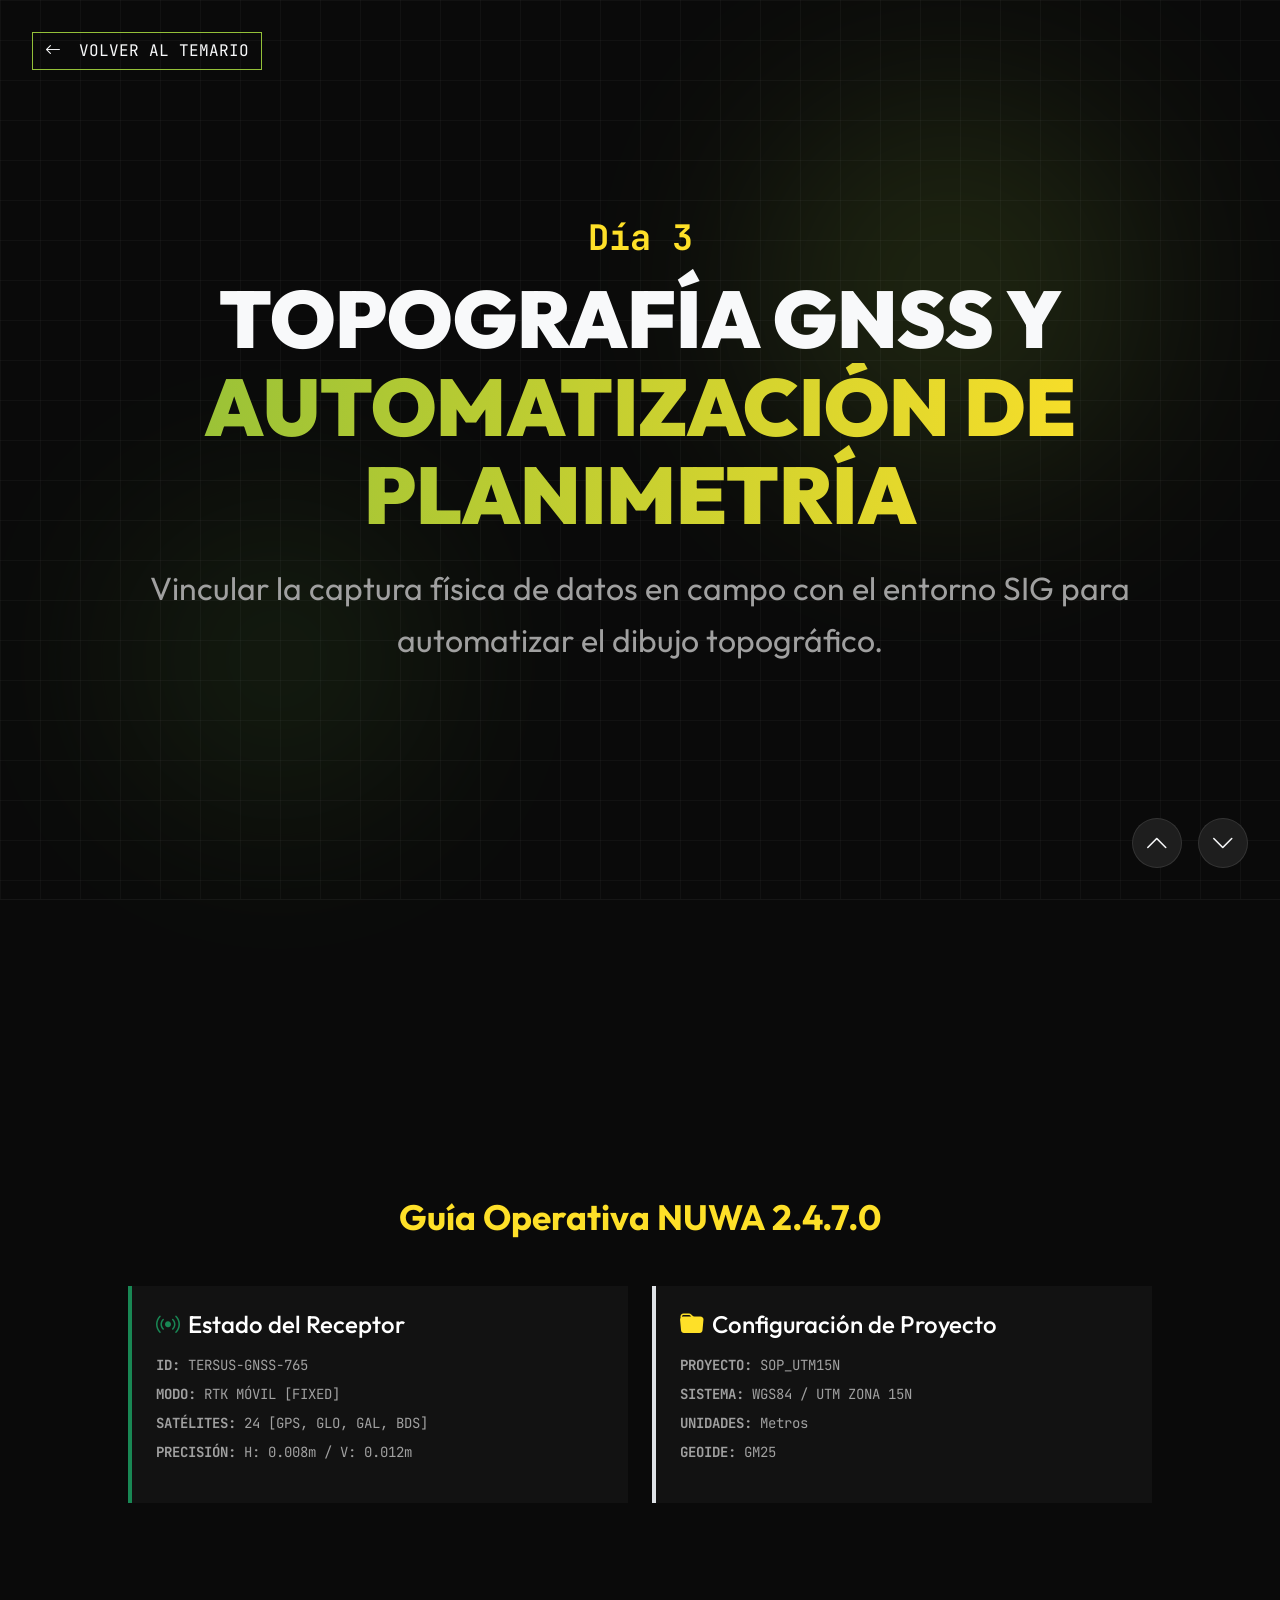
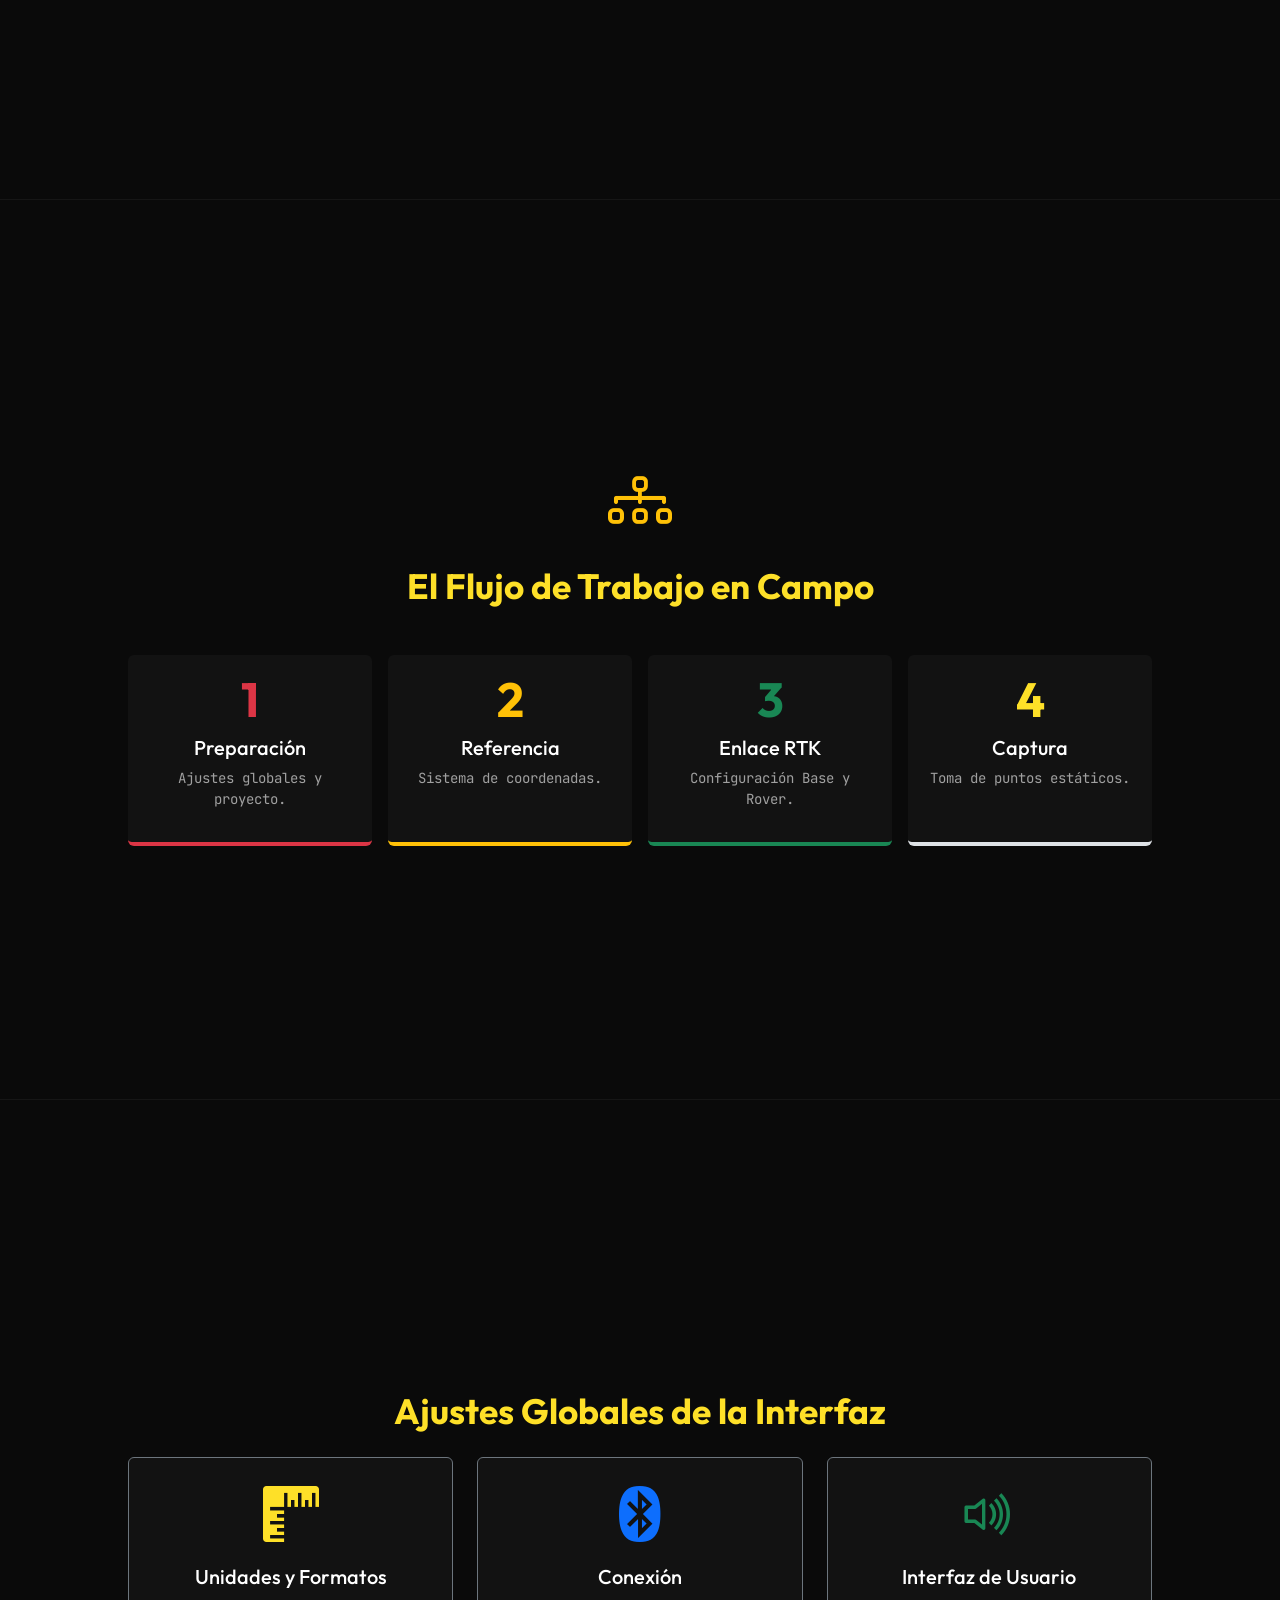
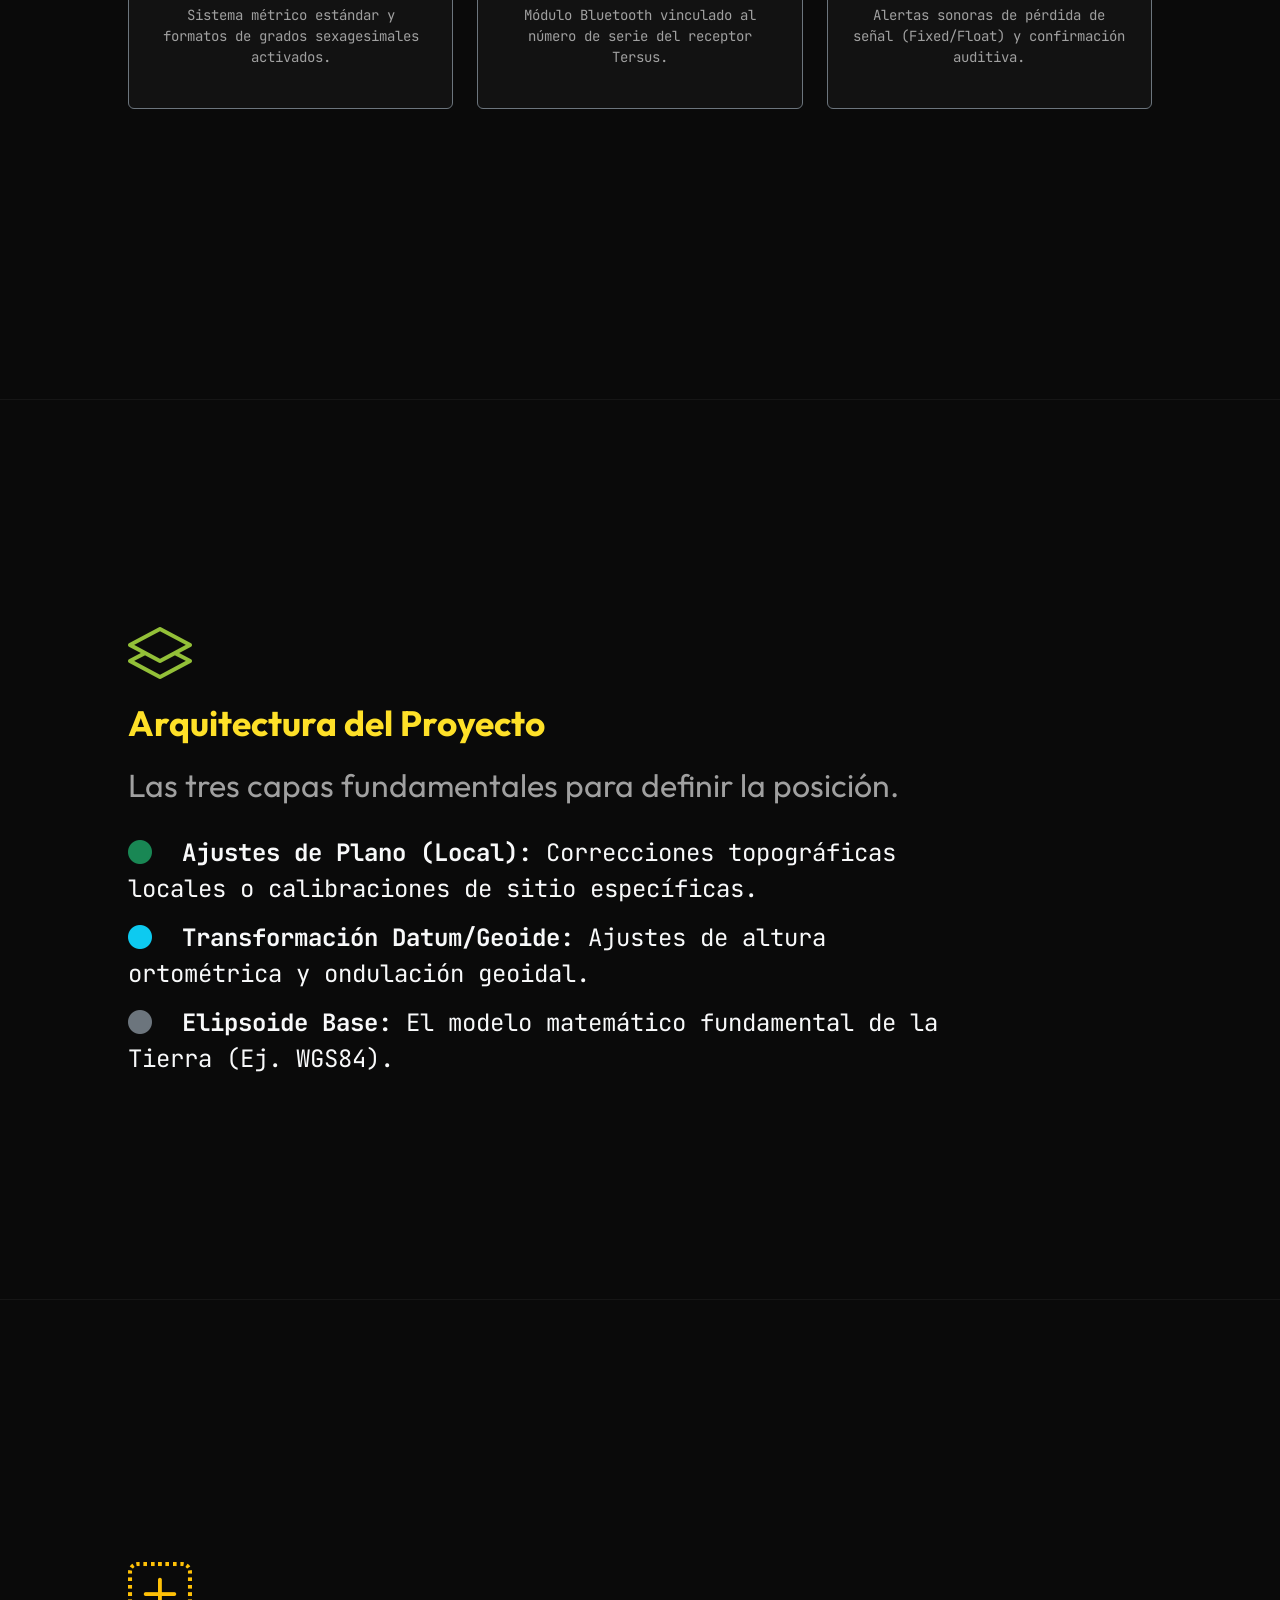
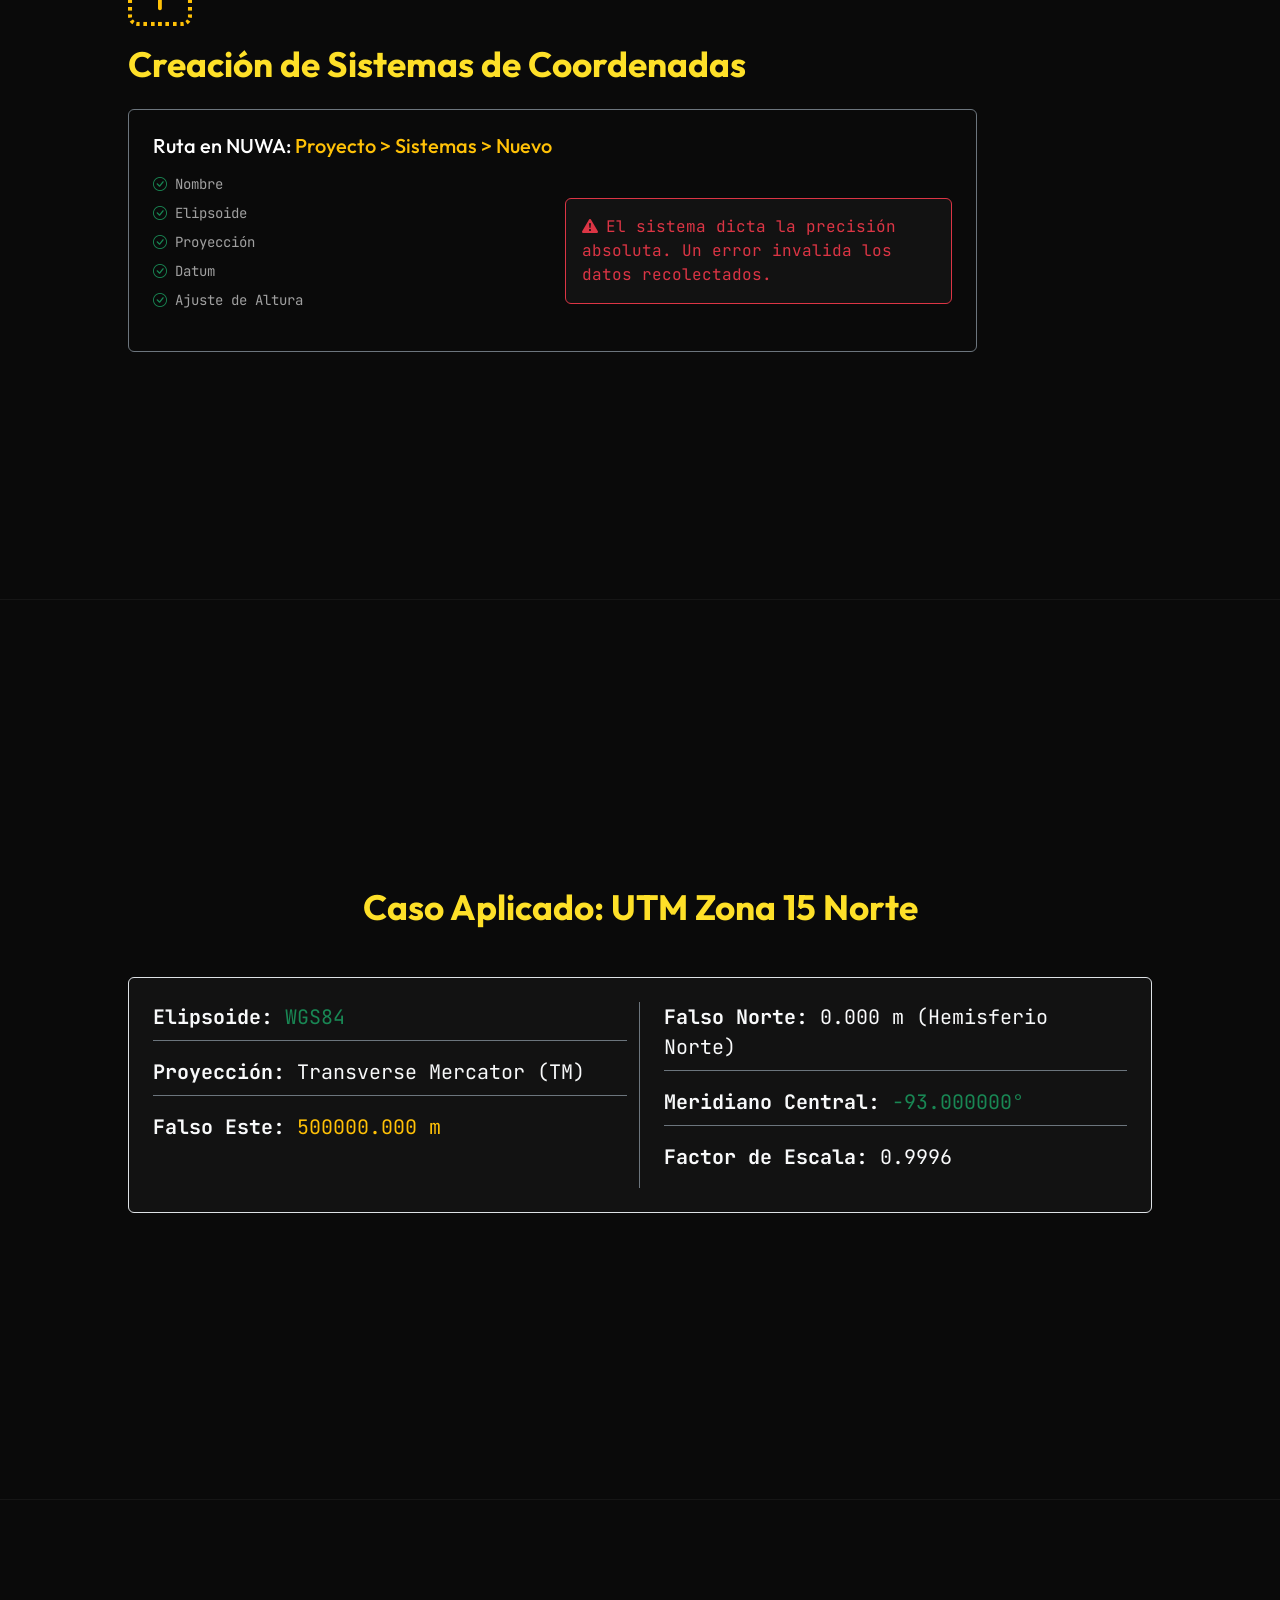
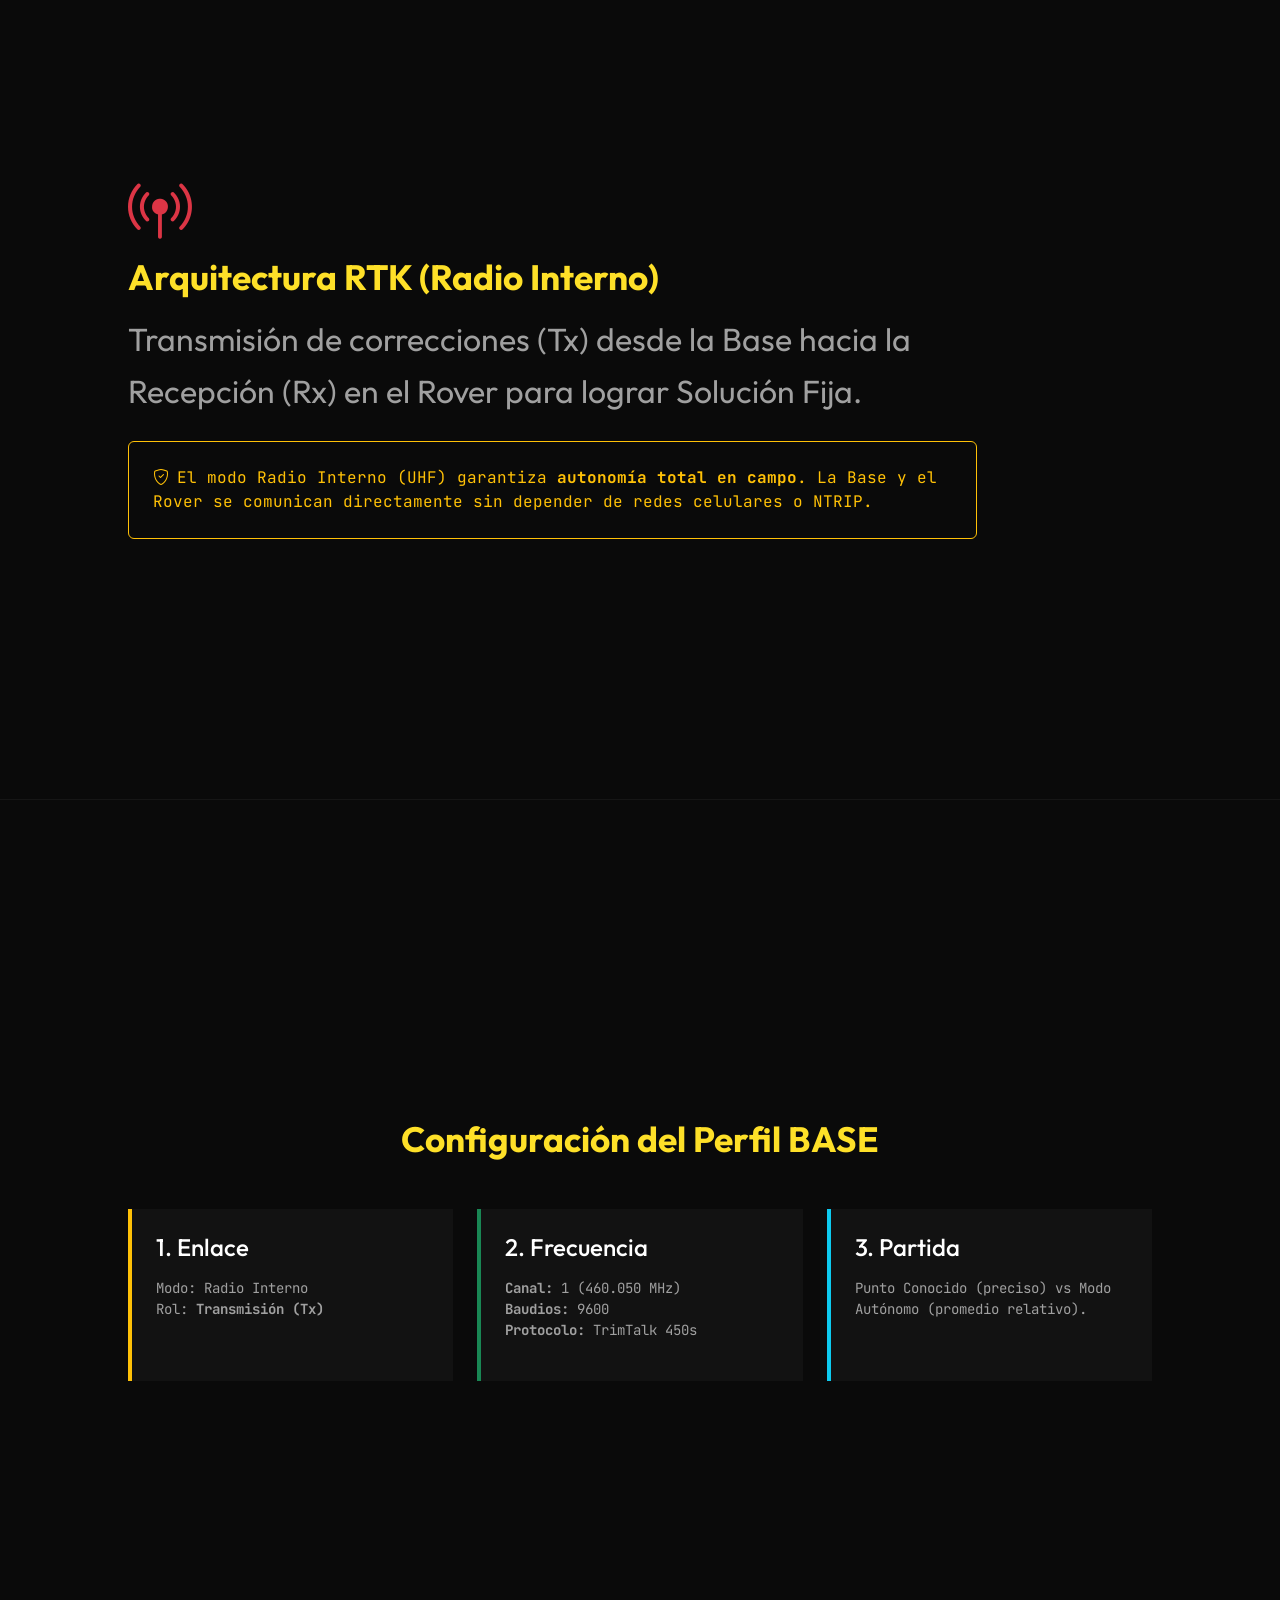
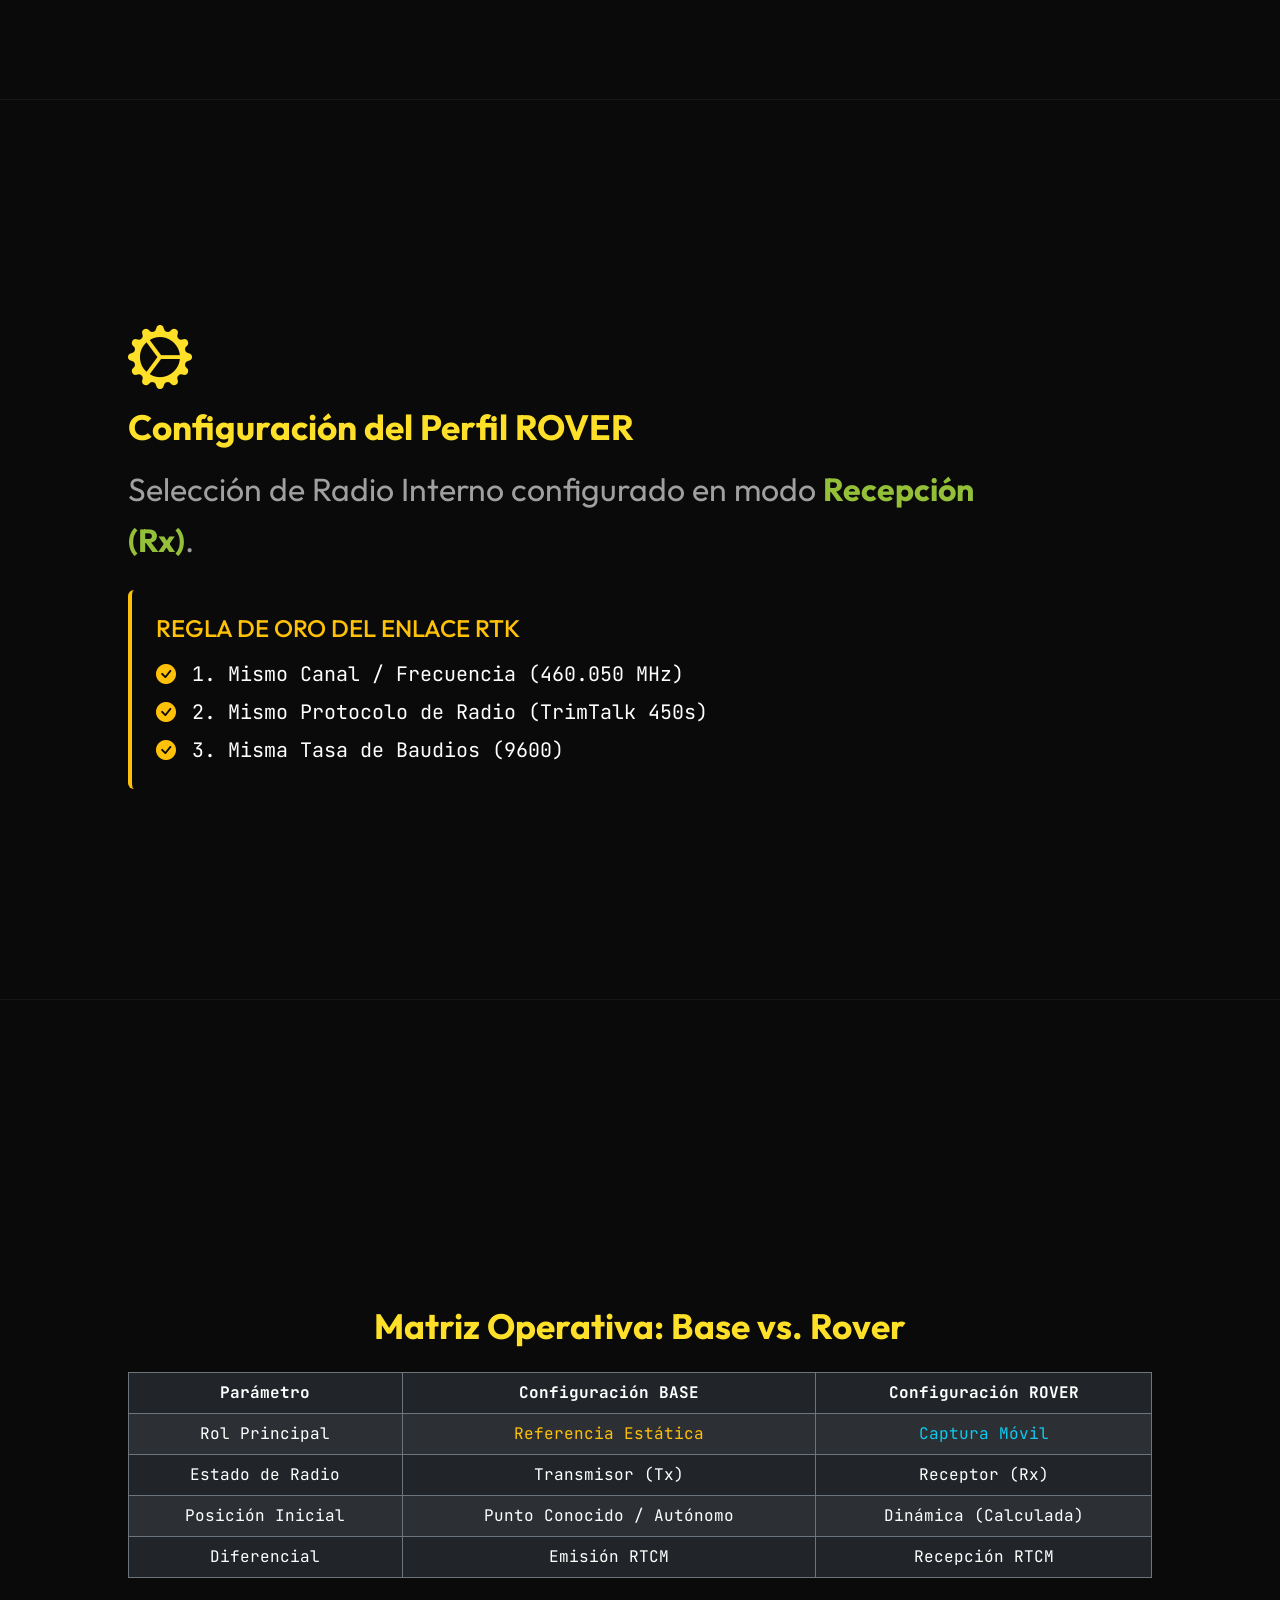
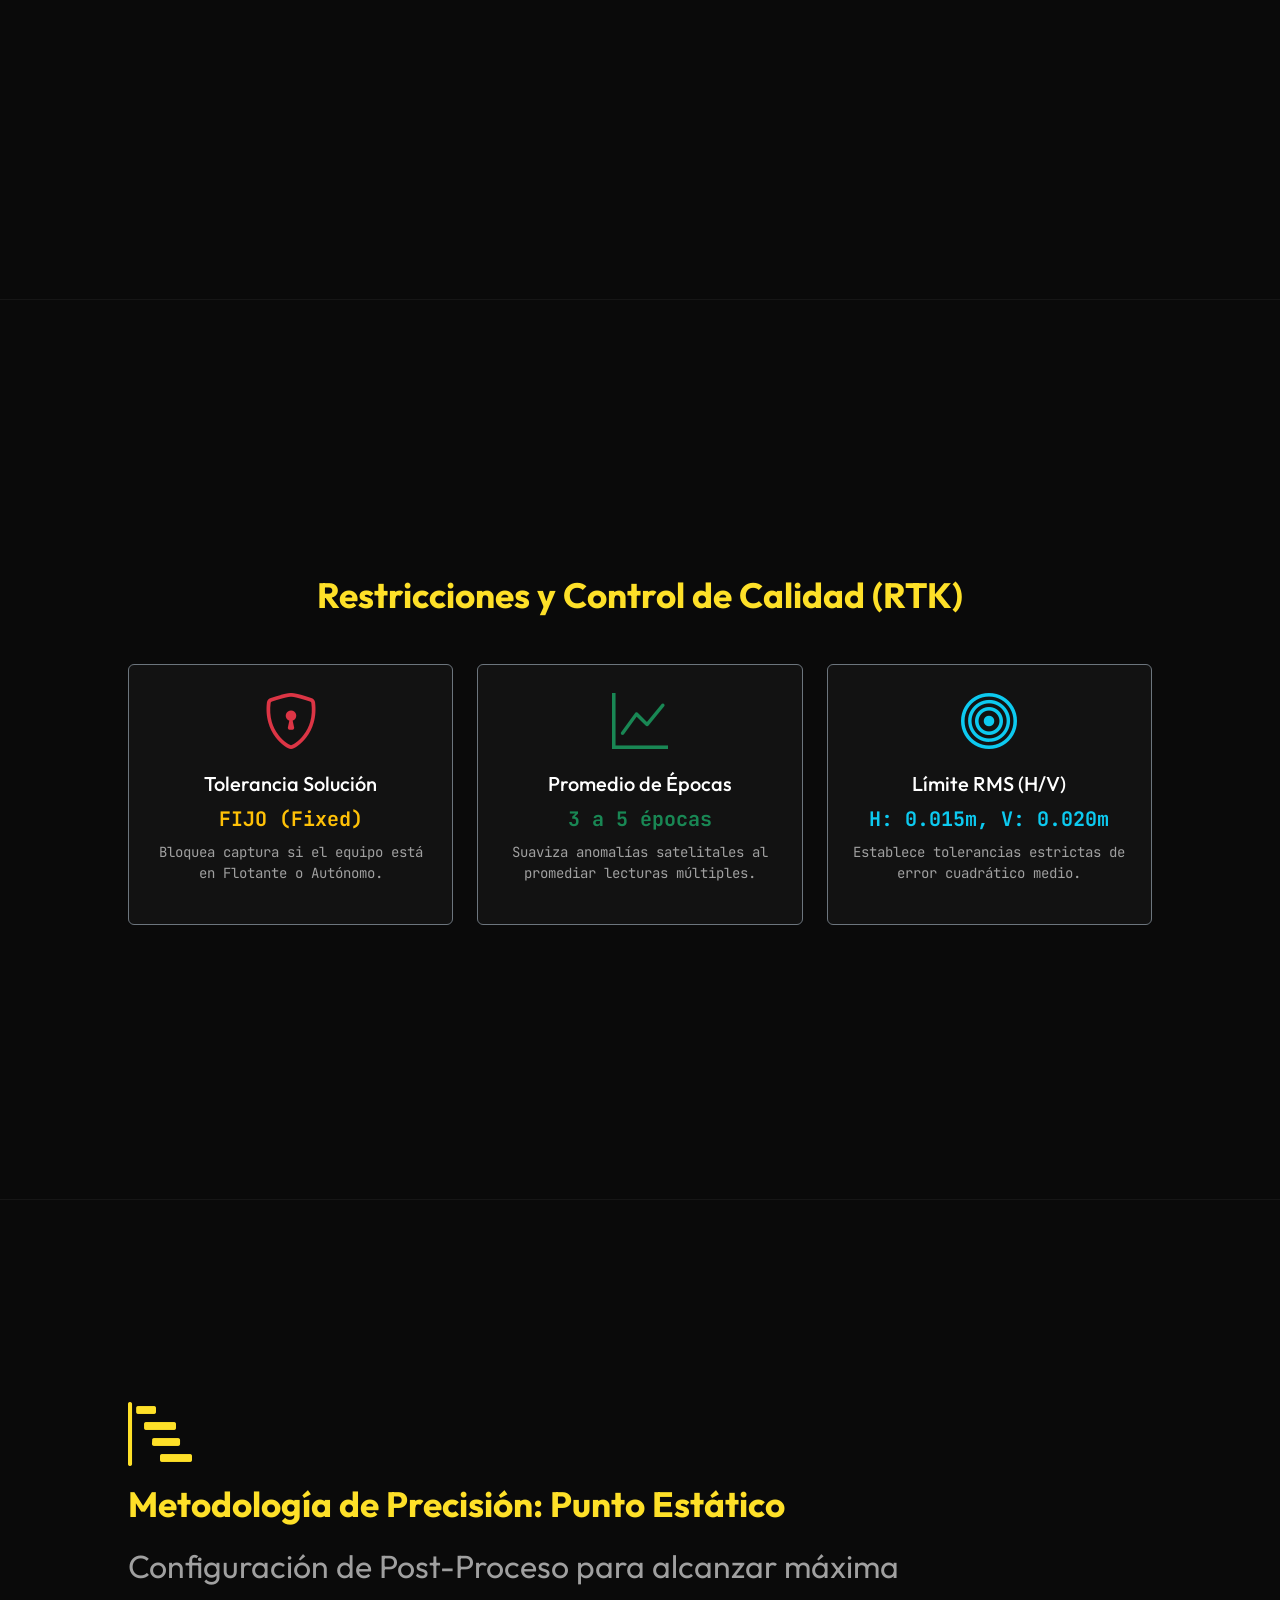
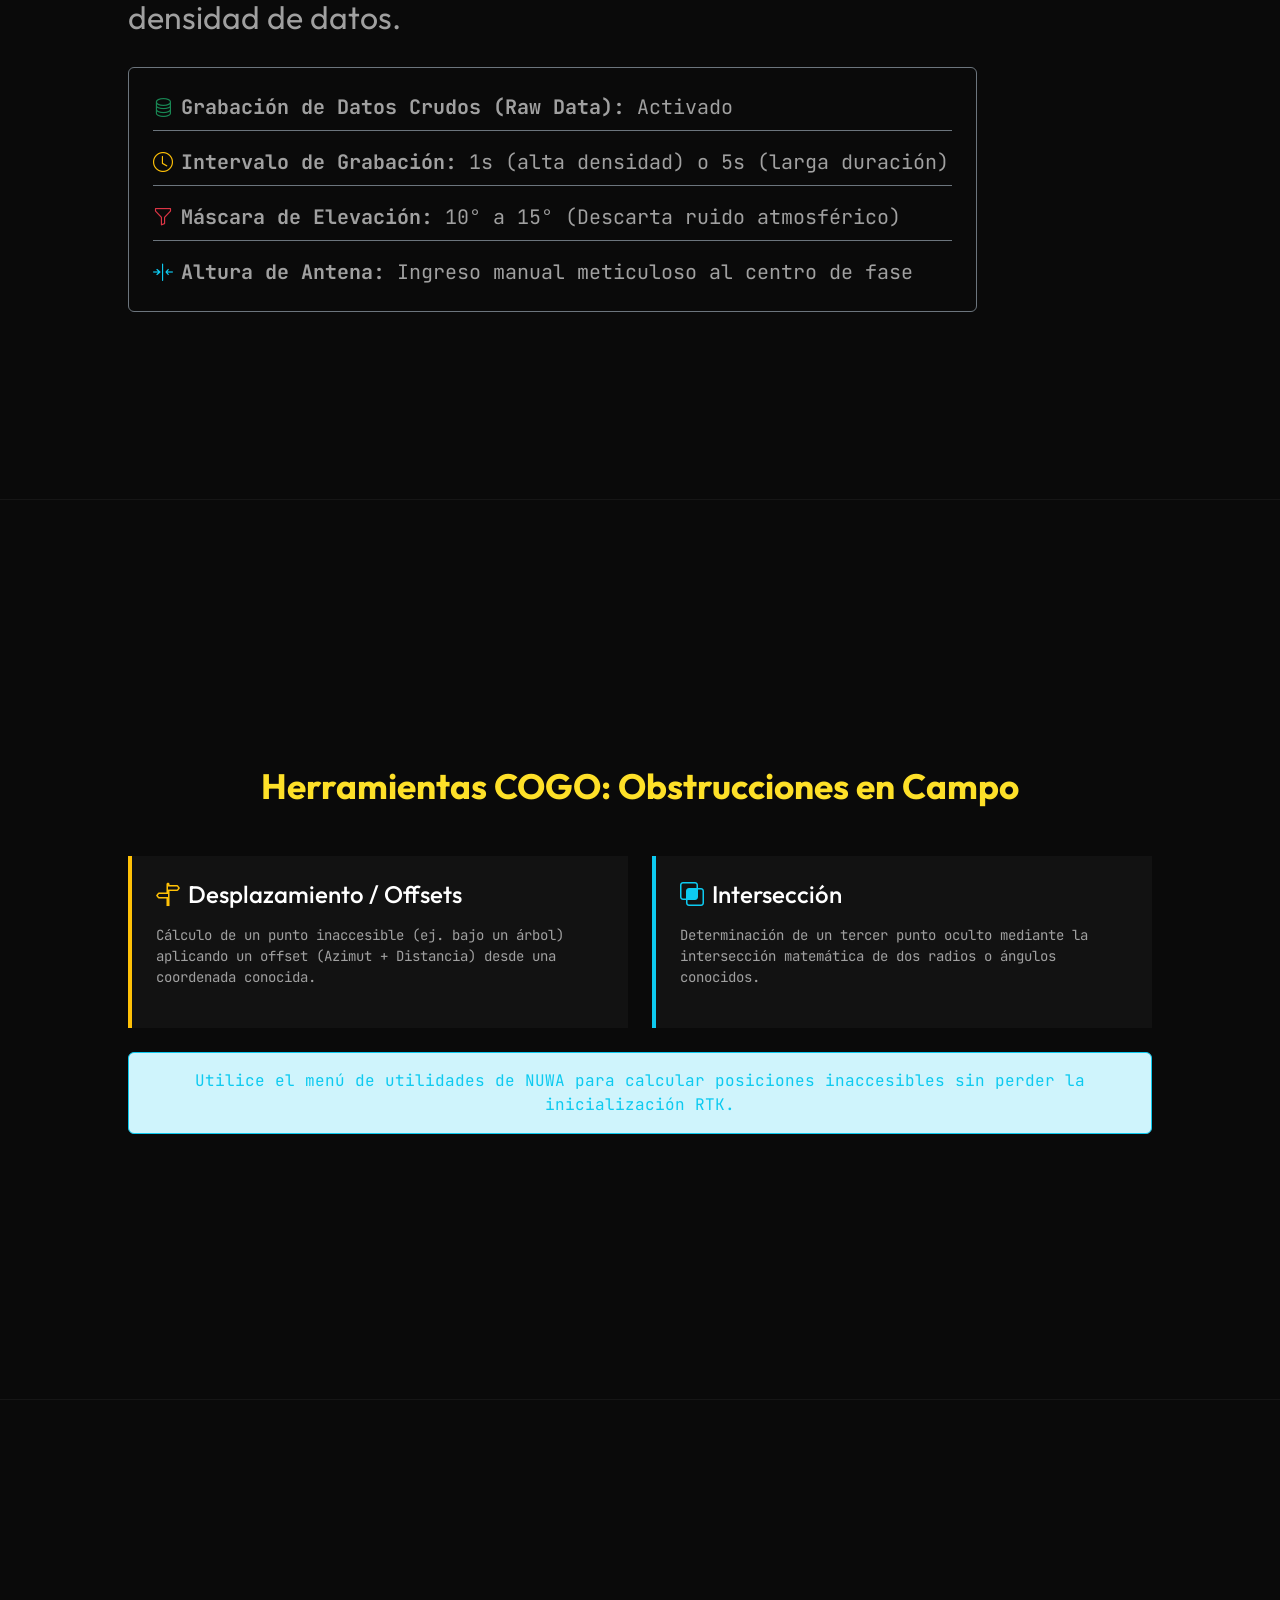
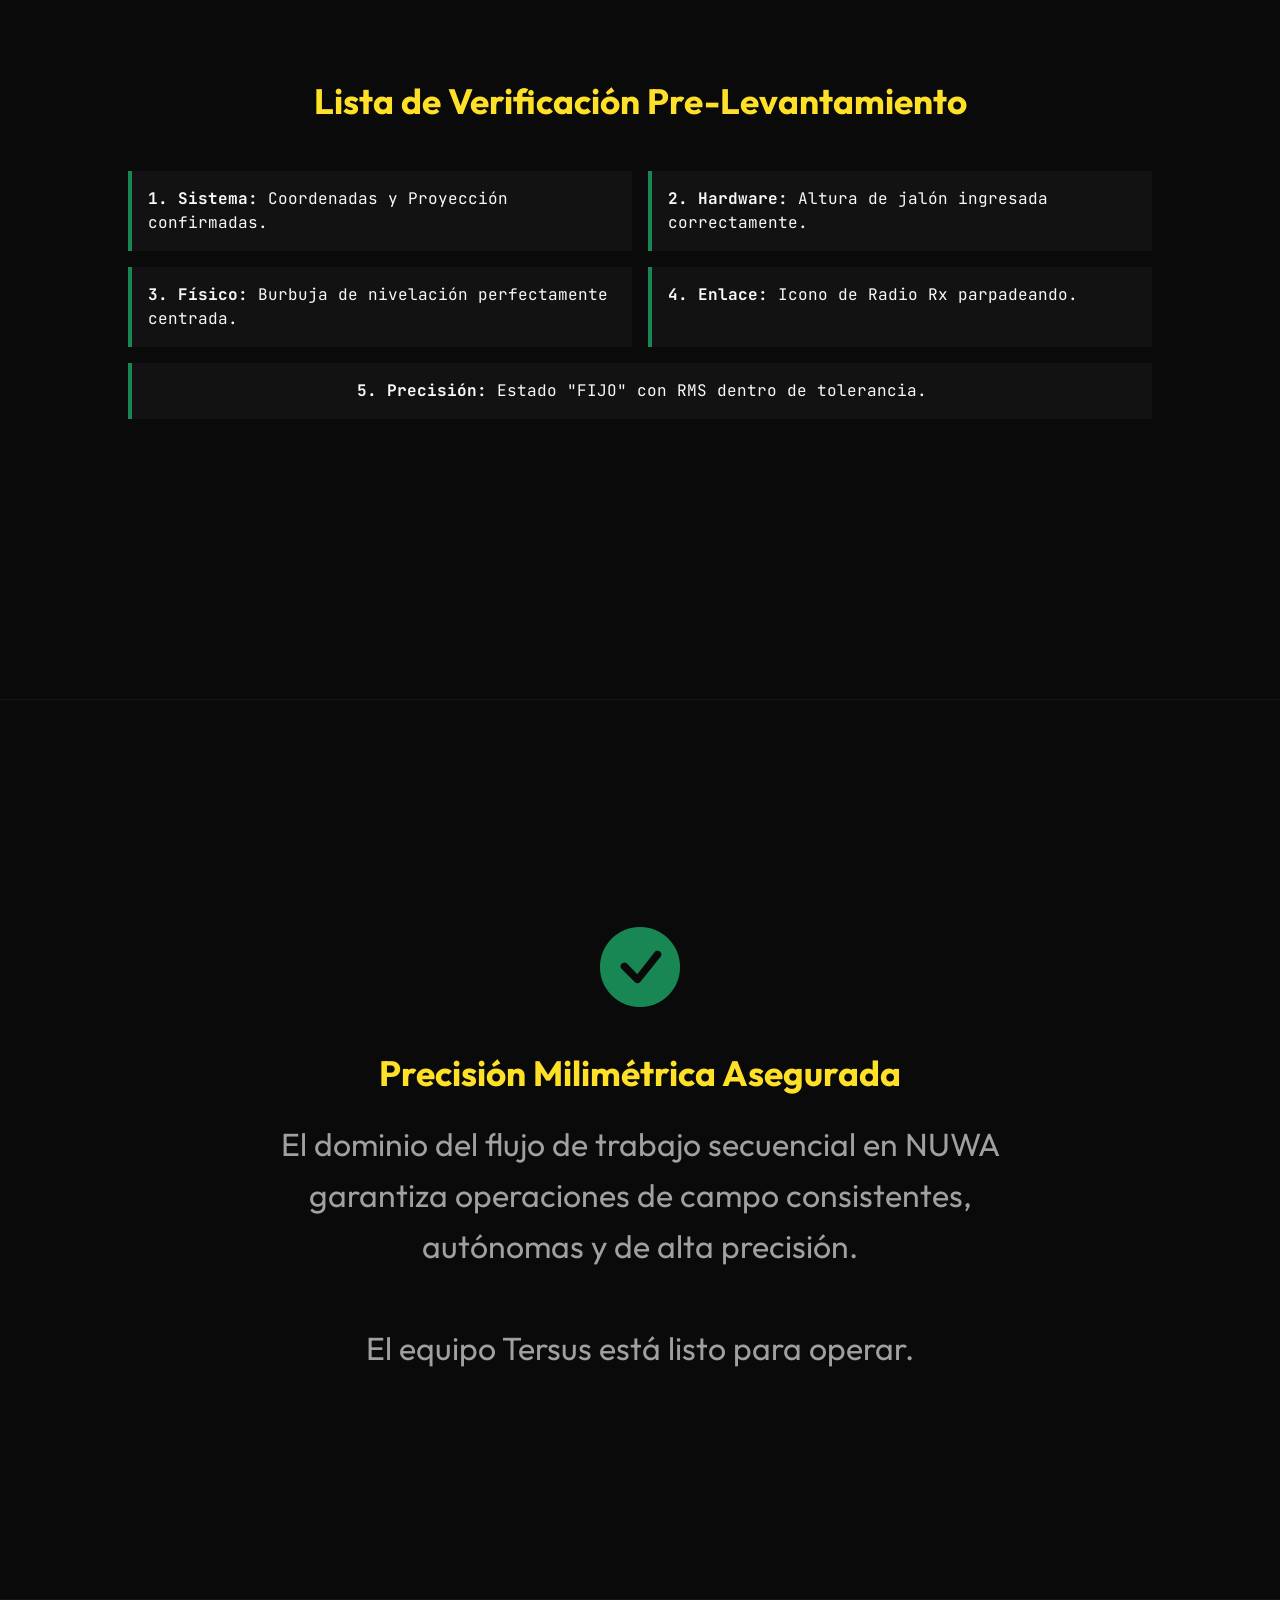
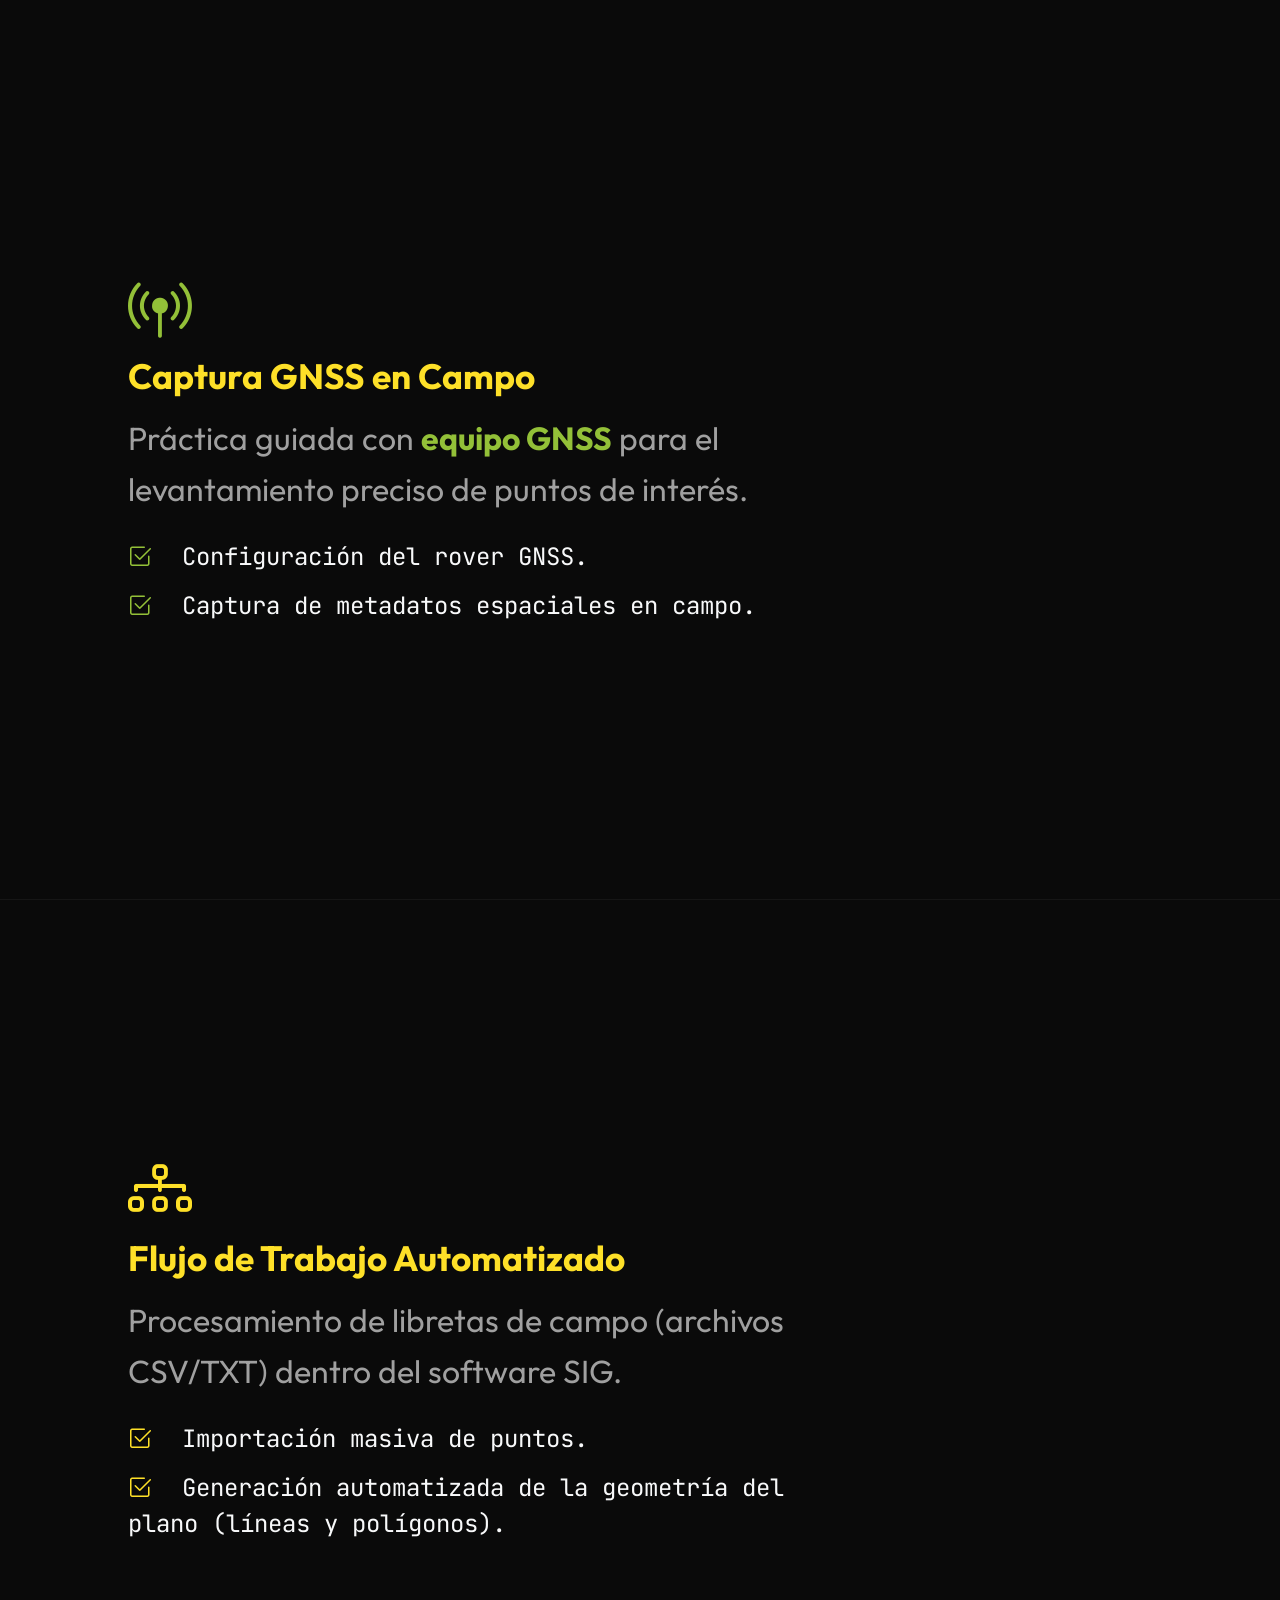
<file: pages/dia3.html>
<!DOCTYPE html>
<html lang="es" class="presentation-mode">

<head>
    <meta charset="UTF-8">
    <meta name="viewport" content="width=device-width, initial-scale=1.0">
    <title>Presentación Día 3 | Curso QGIS Civil</title>
    <link
        href="https://fonts.googleapis.com/css2?family=JetBrains+Mono:wght@400;700&family=Outfit:wght@300;500;700;900&display=swap"
        rel="stylesheet">
    <link href="https://cdn.jsdelivr.net/npm/bootstrap@5.3.3/dist/css/bootstrap.min.css" rel="stylesheet">
    <link rel="stylesheet" href="https://cdn.jsdelivr.net/npm/bootstrap-icons@1.11.3/font/bootstrap-icons.min.css">
    <link rel="stylesheet" href="../assets/css/styles.css">
</head>

<body>

    <a href="../index.html#temario" class="btn btn-outline-qgis btn-exit-presentation font-mono">
        <i class="bi bi-arrow-left me-2"></i> Volver al Temario
    </a>

    <!-- Slide 1: Portada Día -->
    <section class="slide text-center">
        <div class="bg-shape shape-1" style="top: 10%; right: 10%;"></div>
        <div class="bg-shape shape-2" style="bottom: 10%; left: 10%;"></div>
        <div class="grid-overlay"></div>
        <div class="position-relative z-index-1">
            <h2 class="slide-subtitle font-mono">Día 3</h2>
            <h1 class="slide-title">Topografía GNSS y <br><span class="text-gradient-qgis">Automatización de
                    Planimetría</span></h1>
            <p class="slide-text mt-4">Vincular la captura física de datos en campo con el entorno SIG para automatizar
                el dibujo topográfico.</p>
        </div>
    </section>

    <!-- Slide 1.1: Guía Operativa NUWA -->
    <section class="slide">
        <div class="row align-items-center">
            <div class="col-lg-12">
                <h2 class="slide-subtitle text-center mb-5">Guía Operativa NUWA 2.4.7.0</h2>
                <div class="row g-4 font-mono">
                    <div class="col-md-6">
                        <div class="p-4 bg-dark border-start border-4 border-success h-100">
                            <h4 class="text-white"><i class="bi bi-broadcast text-success me-2"></i>Estado del Receptor
                            </h4>
                            <ul class="text-muted-light small list-unstyled mt-3">
                                <li class="mb-2"><strong>ID:</strong> TERSUS-GNSS-765</li>
                                <li class="mb-2"><strong>MODO:</strong> RTK MÓVIL [FIXED]</li>
                                <li class="mb-2"><strong>SATÉLITES:</strong> 24 [GPS, GLO, GAL, BDS]</li>
                                <li><strong>PRECISIÓN:</strong> H: 0.008m / V: 0.012m</li>
                            </ul>
                        </div>
                    </div>
                    <div class="col-md-6">
                        <div class="p-4 bg-dark border-start border-4 border-qgis h-100">
                            <h4 class="text-white"><i class="bi bi-folder-fill text-qgis-yellow me-2"></i>Configuración
                                de Proyecto</h4>
                            <ul class="text-muted-light small list-unstyled mt-3">
                                <li class="mb-2"><strong>PROYECTO:</strong> SOP_UTM15N</li>
                                <li class="mb-2"><strong>SISTEMA:</strong> WGS84 / UTM ZONA 15N</li>
                                <li class="mb-2"><strong>UNIDADES:</strong> Metros</li>
                                <li><strong>GEOIDE:</strong> GM25</li>
                            </ul>
                        </div>
                    </div>
                </div>
            </div>
        </div>
    </section>

    <!-- Slide 1.2: Flujo de Trabajo en Campo -->
    <section class="slide">
        <div class="row align-items-center">
            <div class="col-lg-12">
                <i class="bi bi-diagram-3 slide-icon text-warning d-block text-center mb-3"></i>
                <h2 class="slide-subtitle text-center mb-5">El Flujo de Trabajo en Campo</h2>
                <div class="d-flex justify-content-between flex-wrap text-center font-mono text-white gap-3">
                    <div class="bg-dark p-3 rounded border-bottom border-4 border-danger" style="flex:1;">
                        <h1 class="display-5 fw-bold text-danger">1</h1>
                        <h5>Preparación</h5>
                        <p class="small text-muted-light">Ajustes globales y proyecto.</p>
                    </div>
                    <div class="bg-dark p-3 rounded border-bottom border-4 border-warning" style="flex:1;">
                        <h1 class="display-5 fw-bold text-warning">2</h1>
                        <h5>Referencia</h5>
                        <p class="small text-muted-light">Sistema de coordenadas.</p>
                    </div>
                    <div class="bg-dark p-3 rounded border-bottom border-4 border-success" style="flex:1;">
                        <h1 class="display-5 fw-bold text-success">3</h1>
                        <h5>Enlace RTK</h5>
                        <p class="small text-muted-light">Configuración Base y Rover.</p>
                    </div>
                    <div class="bg-dark p-3 rounded border-bottom border-4 border-qgis" style="flex:1;">
                        <h1 class="display-5 fw-bold text-qgis-yellow">4</h1>
                        <h5>Captura</h5>
                        <p class="small text-muted-light">Toma de puntos estáticos.</p>
                    </div>
                </div>
            </div>
        </div>
    </section>

    <!-- Slide 1.3: Ajustes Globales NUWA -->
    <section class="slide">
        <div class="row align-items-center">
            <div class="col-lg-12">
                <h2 class="slide-subtitle text-center mb-4">Ajustes Globales de la Interfaz</h2>
                <div class="row g-4 font-mono">
                    <div class="col-md-4">
                        <div class="p-4 bg-dark border border-secondary rounded h-100 text-center">
                            <i class="bi bi-rulers text-qgis-yellow display-4 mb-3 d-block"></i>
                            <h5 class="text-white">Unidades y Formatos</h5>
                            <p class="text-muted-light small mt-3">Sistema métrico estándar y formatos de grados
                                sexagesimales activados.</p>
                        </div>
                    </div>
                    <div class="col-md-4">
                        <div class="p-4 bg-dark border border-secondary rounded h-100 text-center">
                            <i class="bi bi-bluetooth text-primary display-4 mb-3 d-block"></i>
                            <h5 class="text-white">Conexión</h5>
                            <p class="text-muted-light small mt-3">Módulo Bluetooth vinculado al número de serie del
                                receptor Tersus.</p>
                        </div>
                    </div>
                    <div class="col-md-4">
                        <div class="p-4 bg-dark border border-secondary rounded h-100 text-center">
                            <i class="bi bi-volume-up text-success display-4 mb-3 d-block"></i>
                            <h5 class="text-white">Interfaz de Usuario</h5>
                            <p class="text-muted-light small mt-3">Alertas sonoras de pérdida de señal (Fixed/Float) y
                                confirmación auditiva.</p>
                        </div>
                    </div>
                </div>
            </div>
        </div>
    </section>

    <!-- Slide 1.4: Arquitectura de Propiedades -->
    <section class="slide">
        <div class="row align-items-center">
            <div class="col-lg-10">
                <i class="bi bi-layers slide-icon text-qgis-light"></i>
                <h2 class="slide-subtitle">Arquitectura del Proyecto</h2>
                <p class="slide-text">Las tres capas fundamentales para definir la posición.</p>
                <ul class="list-unstyled slide-list mt-4 font-mono">
                    <li><i class="bi bi-circle-fill text-success me-3"></i> <strong>Ajustes de Plano (Local):</strong>
                        Correcciones topográficas locales o calibraciones de sitio específicas.</li>
                    <li><i class="bi bi-circle-fill text-info me-3"></i> <strong>Transformación Datum/Geoide:</strong>
                        Ajustes de altura ortométrica y ondulación geoidal.</li>
                    <li><i class="bi bi-circle-fill text-secondary me-3"></i> <strong>Elipsoide Base:</strong> El modelo
                        matemático fundamental de la Tierra (Ej. WGS84).</li>
                </ul>
            </div>
        </div>
    </section>

    <!-- Slide 1.5: Creación de Sistemas -->
    <section class="slide">
        <div class="row align-items-center">
            <div class="col-lg-10">
                <i class="bi bi-plus-square-dotted slide-icon text-warning"></i>
                <h2 class="slide-subtitle">Creación de Sistemas de Coordenadas</h2>
                <div class="mt-4 p-4 border border-secondary bg-darker rounded font-mono">
                    <h5 class="text-white mb-3">Ruta en NUWA: <span class="text-warning">Proyecto > Sistemas >
                            Nuevo</span></h5>
                    <div class="row">
                        <div class="col-md-6">
                            <ul class="text-muted-light small list-unstyled">
                                <li class="mb-2"><i class="bi bi-check-circle text-success me-2"></i>Nombre</li>
                                <li class="mb-2"><i class="bi bi-check-circle text-success me-2"></i>Elipsoide</li>
                                <li class="mb-2"><i class="bi bi-check-circle text-success me-2"></i>Proyección</li>
                                <li class="mb-2"><i class="bi bi-check-circle text-success me-2"></i>Datum</li>
                                <li><i class="bi bi-check-circle text-success me-2"></i>Ajuste de Altura</li>
                            </ul>
                        </div>
                        <div class="col-md-6 d-flex align-items-center">
                            <div class="alert alert-danger bg-dark border-danger text-danger w-100 mb-0">
                                <i class="bi bi-exclamation-triangle-fill me-2"></i>El sistema dicta la precisión
                                absoluta. Un error invalida los datos recolectados.
                            </div>
                        </div>
                    </div>
                </div>
            </div>
        </div>
    </section>

    <!-- Slide 1.6: Caso Aplicado UTM -->
    <section class="slide">
        <div class="row align-items-center">
            <div class="col-lg-12">
                <h2 class="slide-subtitle text-center mb-5">Caso Aplicado: UTM Zona 15 Norte</h2>
                <div class="p-4 bg-dark border border-qgis rounded font-mono">
                    <div class="row">
                        <div class="col-md-6 border-end border-secondary">
                            <ul class="text-light fs-5 list-unstyled mb-0">
                                <li class="mb-3 border-bottom border-secondary pb-2"><strong>Elipsoide:</strong> <span
                                        class="text-success">WGS84</span></li>
                                <li class="mb-3 border-bottom border-secondary pb-2"><strong>Proyección:</strong>
                                    Transverse Mercator (TM)</li>
                                <li class="mb-3"><strong>Falso Este:</strong> <span class="text-warning">500000.000
                                        m</span></li>
                            </ul>
                        </div>
                        <div class="col-md-6 ps-4">
                            <ul class="text-light fs-5 list-unstyled mb-0">
                                <li class="mb-3 border-bottom border-secondary pb-2"><strong>Falso Norte:</strong> 0.000
                                    m (Hemisferio Norte)</li>
                                <li class="mb-3 border-bottom border-secondary pb-2"><strong>Meridiano Central:</strong>
                                    <span class="text-success">-93.000000°</span></li>
                                <li class="mb-3"><strong>Factor de Escala:</strong> 0.9996</li>
                            </ul>
                        </div>
                    </div>
                </div>
            </div>
        </div>
    </section>

    <!-- Slide 1.7: Arquitectura RTK -->
    <section class="slide">
        <div class="row align-items-center">
            <div class="col-lg-10">
                <i class="bi bi-broadcast-pin slide-icon text-danger"></i>
                <h2 class="slide-subtitle">Arquitectura RTK (Radio Interno)</h2>
                <p class="slide-text">Transmisión de correcciones (Tx) desde la Base hacia la Recepción (Rx) en el Rover
                    para lograr Solución Fija.</p>
                <div class="mt-4 p-4 border border-warning bg-darker rounded font-mono text-warning">
                    <i class="bi bi-shield-check me-2"></i>El modo Radio Interno (UHF) garantiza <strong>autonomía total
                        en campo</strong>. La Base y el Rover se comunican directamente sin depender de redes celulares
                    o NTRIP.
                </div>
            </div>
        </div>
    </section>

    <!-- Slide 1.8: Perfil BASE -->
    <section class="slide">
        <div class="row align-items-center">
            <div class="col-lg-12">
                <h2 class="slide-subtitle text-center mb-5">Configuración del Perfil BASE</h2>
                <div class="row g-4 font-mono">
                    <div class="col-md-4">
                        <div class="p-4 bg-dark border-start border-4 border-warning h-100">
                            <h4 class="text-white">1. Enlace</h4>
                            <p class="text-muted-light small mt-3">Modo: Radio Interno<br>Rol: <strong>Transmisión
                                    (Tx)</strong></p>
                        </div>
                    </div>
                    <div class="col-md-4">
                        <div class="p-4 bg-dark border-start border-4 border-success h-100">
                            <h4 class="text-white">2. Frecuencia</h4>
                            <ul class="text-muted-light small mt-3 list-unstyled">
                                <li><strong>Canal:</strong> 1 (460.050 MHz)</li>
                                <li><strong>Baudios:</strong> 9600</li>
                                <li><strong>Protocolo:</strong> TrimTalk 450s</li>
                            </ul>
                        </div>
                    </div>
                    <div class="col-md-4">
                        <div class="p-4 bg-dark border-start border-4 border-info h-100">
                            <h4 class="text-white">3. Partida</h4>
                            <p class="text-muted-light small mt-3">Punto Conocido (preciso) vs Modo Autónomo (promedio
                                relativo).</p>
                        </div>
                    </div>
                </div>
            </div>
        </div>
    </section>

    <!-- Slide 1.9: Perfil ROVER -->
    <section class="slide">
        <div class="row align-items-center">
            <div class="col-lg-10">
                <i class="bi bi-gear-wide-connected slide-icon text-qgis-yellow"></i>
                <h2 class="slide-subtitle">Configuración del Perfil ROVER</h2>
                <p class="slide-text">Selección de Radio Interno configurado en modo <strong>Recepción (Rx)</strong>.
                </p>
                <div class="mt-4 p-4 border-start border-4 border-warning bg-darker rounded font-mono">
                    <h4 class="text-warning mb-3">REGLA DE ORO DEL ENLACE RTK</h4>
                    <ul class="text-white fs-5 list-unstyled mb-0">
                        <li class="mb-2"><i class="bi bi-check-circle-fill text-warning me-3"></i>1. Mismo Canal /
                            Frecuencia (460.050 MHz)</li>
                        <li class="mb-2"><i class="bi bi-check-circle-fill text-warning me-3"></i>2. Mismo Protocolo de
                            Radio (TrimTalk 450s)</li>
                        <li><i class="bi bi-check-circle-fill text-warning me-3"></i>3. Misma Tasa de Baudios (9600)
                        </li>
                    </ul>
                </div>
            </div>
        </div>
    </section>

    <!-- Slide 1.10: Matriz Operativa -->
    <section class="slide">
        <div class="row align-items-center">
            <div class="col-lg-12">
                <h2 class="slide-subtitle text-center mb-4">Matriz Operativa: Base vs. Rover</h2>
                <div class="table-responsive font-mono">
                    <table
                        class="table table-dark table-striped table-bordered border-secondary text-center align-middle">
                        <thead>
                            <tr class="text-qgis-yellow">
                                <th>Parámetro</th>
                                <th>Configuración BASE</th>
                                <th>Configuración ROVER</th>
                            </tr>
                        </thead>
                        <tbody class="text-light">
                            <tr>
                                <td>Rol Principal</td>
                                <td class="text-warning">Referencia Estática</td>
                                <td class="text-info">Captura Móvil</td>
                            </tr>
                            <tr>
                                <td>Estado de Radio</td>
                                <td>Transmisor (Tx)</td>
                                <td>Receptor (Rx)</td>
                            </tr>
                            <tr>
                                <td>Posición Inicial</td>
                                <td>Punto Conocido / Autónomo</td>
                                <td>Dinámica (Calculada)</td>
                            </tr>
                            <tr>
                                <td>Diferencial</td>
                                <td>Emisión RTCM</td>
                                <td>Recepción RTCM</td>
                            </tr>
                        </tbody>
                    </table>
                </div>
            </div>
        </div>
    </section>

    <!-- Slide 1.11: Restricciones RTK -->
    <section class="slide">
        <div class="row align-items-center">
            <div class="col-lg-12">
                <h2 class="slide-subtitle text-center mb-5">Restricciones y Control de Calidad (RTK)</h2>
                <div class="row g-4 font-mono text-center">
                    <div class="col-md-4">
                        <div class="p-4 bg-dark border border-secondary rounded h-100">
                            <i class="bi bi-shield-lock text-danger display-4 mb-3 d-block"></i>
                            <h5 class="text-white">Tolerancia Solución</h5>
                            <p class="text-warning fs-5 fw-bold mb-2">FIJO (Fixed)</p>
                            <p class="text-muted-light small">Bloquea captura si el equipo está en Flotante o Autónomo.
                            </p>
                        </div>
                    </div>
                    <div class="col-md-4">
                        <div class="p-4 bg-dark border border-secondary rounded h-100">
                            <i class="bi bi-graph-up text-success display-4 mb-3 d-block"></i>
                            <h5 class="text-white">Promedio de Épocas</h5>
                            <p class="text-success fs-5 fw-bold mb-2">3 a 5 épocas</p>
                            <p class="text-muted-light small">Suaviza anomalías satelitales al promediar lecturas
                                múltiples.</p>
                        </div>
                    </div>
                    <div class="col-md-4">
                        <div class="p-4 bg-dark border border-secondary rounded h-100">
                            <i class="bi bi-bullseye text-info display-4 mb-3 d-block"></i>
                            <h5 class="text-white">Límite RMS (H/V)</h5>
                            <p class="text-info fs-5 fw-bold mb-2">H: 0.015m, V: 0.020m</p>
                            <p class="text-muted-light small">Establece tolerancias estrictas de error cuadrático medio.
                            </p>
                        </div>
                    </div>
                </div>
            </div>
        </div>
    </section>

    <!-- Slide 1.12: Metodología Precisión -->
    <section class="slide">
        <div class="row align-items-center">
            <div class="col-lg-10">
                <i class="bi bi-bar-chart-steps slide-icon text-qgis-yellow"></i>
                <h2 class="slide-subtitle">Metodología de Precisión: Punto Estático</h2>
                <p class="slide-text">Configuración de Post-Proceso para alcanzar máxima densidad de datos.</p>
                <div class="mt-4 p-4 border border-secondary bg-darker rounded font-mono">
                    <ul class="text-muted-light fs-5 list-unstyled mb-0">
                        <li class="mb-3 border-bottom border-secondary pb-2"><i
                                class="bi bi-database text-success me-2"></i><strong>Grabación de Datos Crudos (Raw
                                Data):</strong> Activado</li>
                        <li class="mb-3 border-bottom border-secondary pb-2"><i
                                class="bi bi-clock text-warning me-2"></i><strong>Intervalo de Grabación:</strong> 1s
                            (alta densidad) o 5s (larga duración)</li>
                        <li class="mb-3 border-bottom border-secondary pb-2"><i
                                class="bi bi-funnel text-danger me-2"></i><strong>Máscara de Elevación:</strong> 10° a
                            15° (Descarta ruido atmosférico)</li>
                        <li><i class="bi bi-arrows-collapse-vertical text-info me-2"></i><strong>Altura de
                                Antena:</strong> Ingreso manual meticuloso al centro de fase</li>
                    </ul>
                </div>
            </div>
        </div>
    </section>

    <!-- Slide 1.13: COGO -->
    <section class="slide">
        <div class="row align-items-center">
            <div class="col-lg-12">
                <h2 class="slide-subtitle text-center mb-5">Herramientas COGO: Obstrucciones en Campo</h2>
                <div class="row g-4 font-mono">
                    <div class="col-md-6">
                        <div class="p-4 bg-dark border-start border-4 border-warning h-100">
                            <h4 class="text-white"><i class="bi bi-signpost-split me-2 text-warning"></i>Desplazamiento
                                / Offsets</h4>
                            <p class="text-muted-light small mt-3">Cálculo de un punto inaccesible (ej. bajo un árbol)
                                aplicando un offset (Azimut + Distancia) desde una coordenada conocida.</p>
                        </div>
                    </div>
                    <div class="col-md-6">
                        <div class="p-4 bg-dark border-start border-4 border-info h-100">
                            <h4 class="text-white"><i class="bi bi-intersect me-2 text-info"></i>Intersección</h4>
                            <p class="text-muted-light small mt-3">Determinación de un tercer punto oculto mediante la
                                intersección matemática de dos radios o ángulos conocidos.</p>
                        </div>
                    </div>
                    <div class="col-md-12">
                        <div class="alert alert-info bg-darker border-info text-info mb-0 text-center">
                            Utilice el menú de utilidades de NUWA para calcular posiciones inaccesibles sin perder la
                            inicialización RTK.
                        </div>
                    </div>
                </div>
            </div>
        </div>
    </section>

    <!-- Slide 1.14: Checklist -->
    <section class="slide">
        <div class="row align-items-center">
            <div class="col-lg-12">
                <h2 class="slide-subtitle text-center mb-5">Lista de Verificación Pre-Levantamiento</h2>
                <div class="row font-mono g-3">
                    <div class="col-md-6">
                        <div class="p-3 bg-dark border-start border-4 border-success h-100 text-light"><strong>1. Sistema:</strong>
                            Coordenadas y Proyección confirmadas.</div>
                    </div>
                    <div class="col-md-6">
                        <div class="p-3 bg-dark border-start border-4 border-success h-100 text-light"><strong>2.
                                Hardware:</strong> Altura de jalón ingresada correctamente.</div>
                    </div>
                    <div class="col-md-6">
                        <div class="p-3 bg-dark border-start border-4 border-success h-100 text-light"><strong>3. Físico:</strong>
                            Burbuja de nivelación perfectamente centrada.</div>
                    </div>
                    <div class="col-md-6">
                        <div class="p-3 bg-dark border-start border-4 border-success h-100 text-light"><strong>4. Enlace:</strong>
                            Icono de Radio Rx parpadeando.</div>
                    </div>
                    <div class="col-md-12">
                        <div class="p-3 bg-dark border-start border-4 border-success h-100 text-center text-light"><strong>5.
                                Precisión:</strong> Estado "FIJO" con RMS dentro de tolerancia.</div>
                    </div>
                </div>
            </div>
        </div>
    </section>

    <!-- Slide 1.15: Precisión Asegurada -->
    <section class="slide text-center">
        <div class="row align-items-center">
            <div class="col-lg-12">
                <i class="bi bi-check-circle-fill slide-icon text-success" style="font-size: 5rem;"></i>
                <h2 class="slide-subtitle mt-4">Precisión Milimétrica Asegurada</h2>
                <p class="slide-text w-75 mx-auto mt-4">El dominio del flujo de trabajo secuencial en NUWA garantiza
                    operaciones de campo consistentes, autónomas y de alta precisión.<br><br>El equipo Tersus está listo
                    para operar.</p>
            </div>
        </div>
    </section>

    <!-- Slide 2: Captura en Campo -->
    <section class="slide">
        <div class="row align-items-center">
            <div class="col-lg-8">
                <i class="bi bi-broadcast-pin slide-icon"></i>
                <h2 class="slide-subtitle">Captura GNSS en Campo</h2>
                <p class="slide-text">Práctica guiada con <strong>equipo GNSS</strong> para el levantamiento preciso de
                    puntos de interés.</p>
                <ul class="list-unstyled slide-list mt-4 font-mono">
                    <li><i class="bi bi-check2-square text-qgis-light me-3"></i> Configuración del rover GNSS.</li>
                    <li><i class="bi bi-check2-square text-qgis-light me-3"></i> Captura de metadatos espaciales en
                        campo.</li>
                </ul>
            </div>
        </div>
    </section>

    <!-- Slide 3: Flujo Automatizado -->
    <section class="slide">
        <div class="row align-items-center">
            <div class="col-lg-8">
                <i class="bi bi-diagram-3 slide-icon text-qgis-yellow"></i>
                <h2 class="slide-subtitle">Flujo de Trabajo Automatizado</h2>
                <p class="slide-text">Procesamiento de libretas de campo (archivos CSV/TXT) dentro del software SIG.</p>
                <ul class="list-unstyled slide-list mt-4 font-mono">
                    <li><i class="bi bi-check2-square text-qgis-yellow me-3"></i> Importación masiva de puntos.</li>
                    <li><i class="bi bi-check2-square text-qgis-yellow me-3"></i> Generación automatizada de la
                        geometría del plano (líneas y polígonos).</li>
                </ul>
            </div>
        </div>
    </section>

    <!-- Slide 4: Interoperabilidad CAD -->
    <section class="slide">
        <div class="row align-items-center">
            <div class="col-lg-10">
                <i class="bi bi-filetype-dwg slide-icon"></i>
                <h2 class="slide-subtitle text-white">Interoperabilidad CAD</h2>
                <p class="slide-text mt-3">Exportación estructurada de la planimetría generada a formatos vectoriales
                    estándar <strong>(.dxf / .dwg)</strong>.</p>
                <ul class="list-unstyled slide-list mt-4 font-mono text-muted-light">
                    <li><i class="bi bi-arrow-right-circle-fill text-qgis-light me-3"></i> Estructuración de capas
                        (layers) listas para CAD.</li>
                    <li><i class="bi bi-arrow-right-circle-fill text-qgis-light me-3"></i> Refinamiento en software de
                        diseño tradicional (AutoCAD/Civil 3D).</li>
                </ul>
            </div>
        </div>
    </section>

    <!-- Slide 5: Ejercicio Práctico -->
    <section class="slide">
        <div class="row align-items-center">
            <div class="col-lg-10">
                <i class="bi bi-pc-display slide-icon"></i>
                <h2 class="slide-subtitle text-white">Ejercicio Práctico</h2>
                <h4 class="text-qgis-yellow font-mono mb-4">Automatización de Planimetría Topográfica</h4>
                <ul class="list-unstyled slide-list mt-4 font-mono text-muted-light" style="font-size: 1.1rem;">
                    <li class="mb-2"><i class="bi bi-1-circle-fill text-qgis-light me-3"></i><strong>Importación de Puntos:</strong> Cargar libreta de campo GNSS desde archivo CSV.</li>
                    <li class="mb-2"><i class="bi bi-2-circle-fill text-qgis-light me-3"></i><strong>Generación de Geometría:</strong> Conectar puntos para crear el polígono del predio.</li>
                    <li class="mb-2"><i class="bi bi-3-circle-fill text-qgis-light me-3"></i><strong>Simbología:</strong> Estilizar vértices y linderos topográficos.</li>
                    <li class="mb-2"><i class="bi bi-4-circle-fill text-qgis-light me-3"></i><strong>Cálculos:</strong> Generación de cuadro de construcción (Rumbos, Distancias).</li>
                    <li class="mb-2"><i class="bi bi-5-circle-fill text-qgis-light me-3"></i><strong>Interoperabilidad:</strong> Exportar resultados a formato CAD (DXF/DWG).</li>
                </ul>
                
                <!-- Sección de Descarga de Insumos -->
                <div class="mt-5 p-4 border border-secondary bg-darker rounded d-flex align-items-center justify-content-between flex-wrap" style="border-left: 4px solid var(--qgis-light) !important;">
                    <div>
                        <h4 class="text-white font-mono mb-1"><i class="bi bi-file-earmark-zip-fill text-qgis-yellow me-2"></i>Material de Práctica</h4>
                        <p class="text-muted-light mb-0 font-mono small">Contiene: Libreta de campo GNSS (.csv) e insumos adicionales</p>
                    </div>
                    <a href="https://drive.google.com/file/d/13h2D1KE5aoJn4rZiI2OiSt1O4rlARZSl/view?usp=sharing" target="_blank" class="btn btn-qgis-primary btn-lg font-mono fw-bold mt-3 mt-md-0">
                        <i class="bi bi-cloud-arrow-down-fill me-2"></i> Descargar Datos
                    </a>
                </div>
            </div>
        </div>
    </section>

    <!-- Navigation Controls -->
    <div class="presentation-nav">
        <button id="btnPrevSlide" class="btn-nav-slide"><i class="bi bi-chevron-up"></i></button>
        <button id="btnNextSlide" class="btn-nav-slide"><i class="bi bi-chevron-down"></i></button>
    </div>

    <script src="../assets/js/script.js"></script>
</body>
</html>
</file>
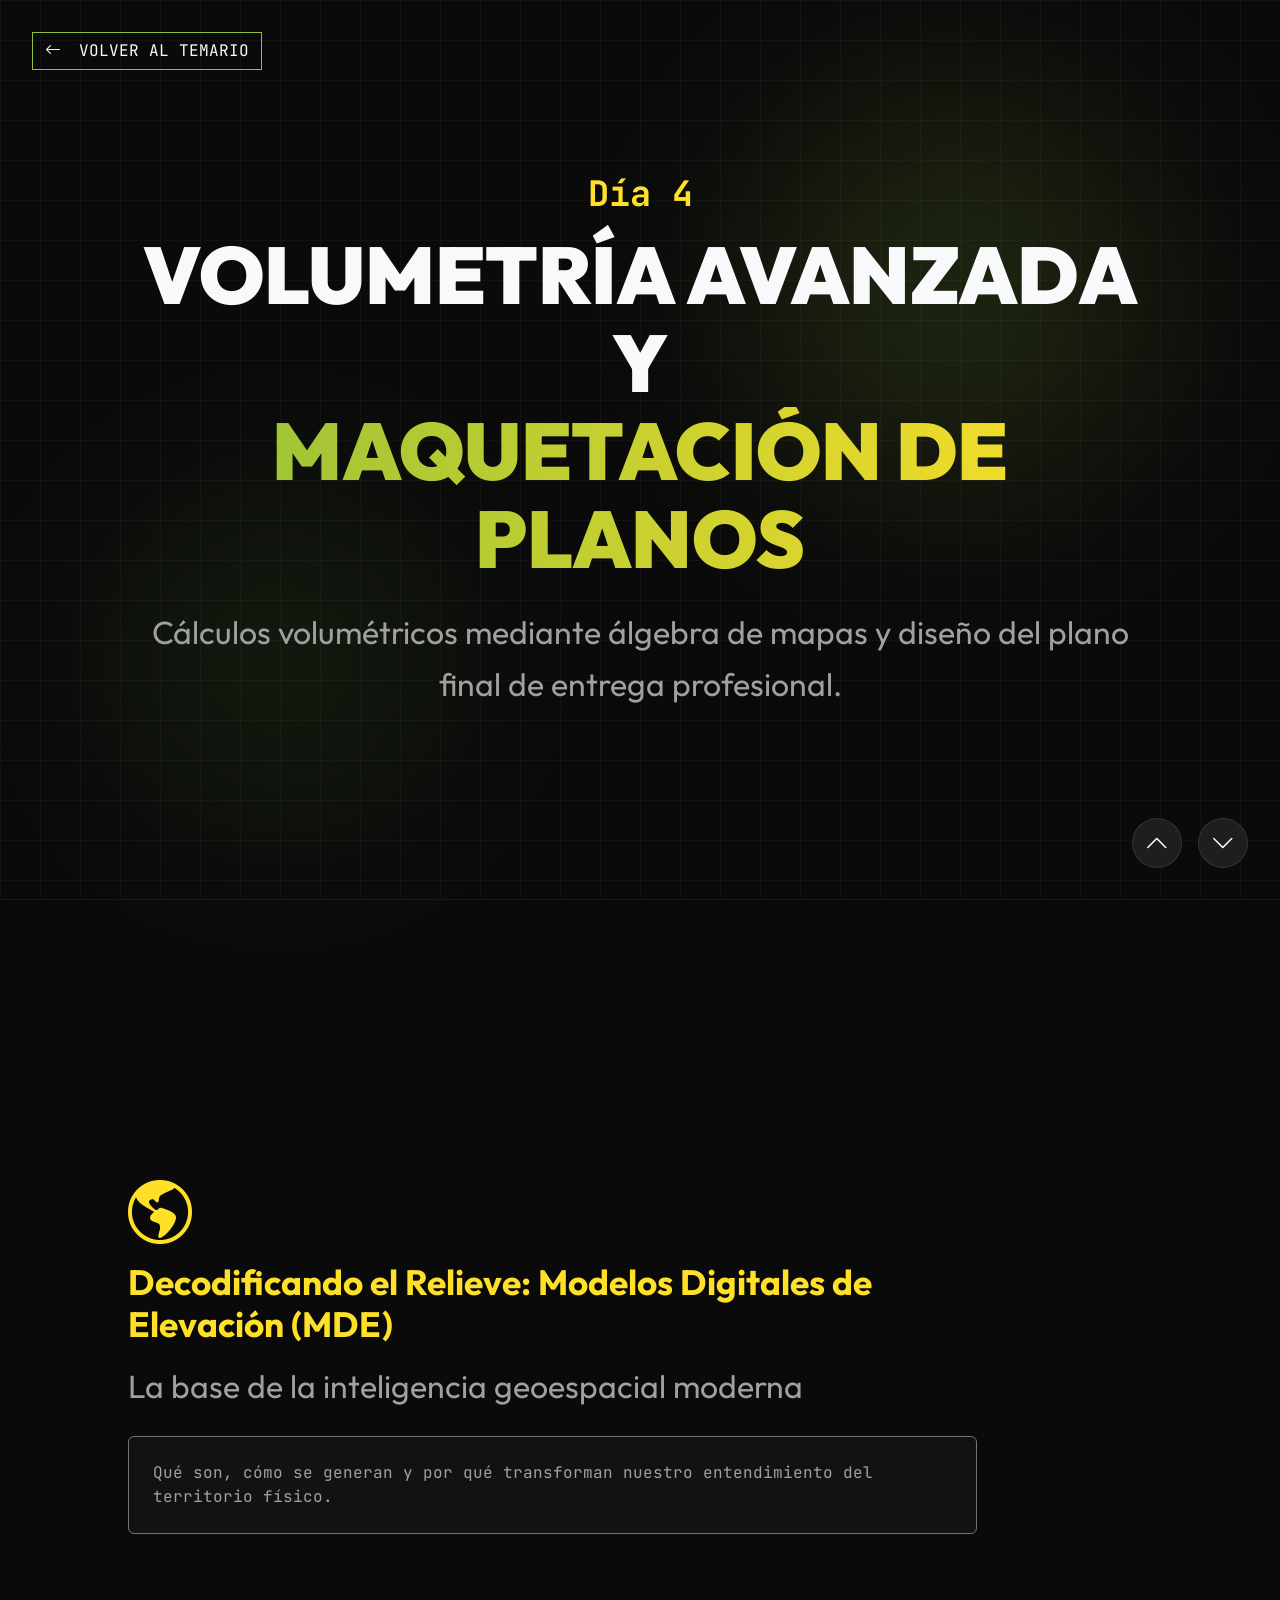
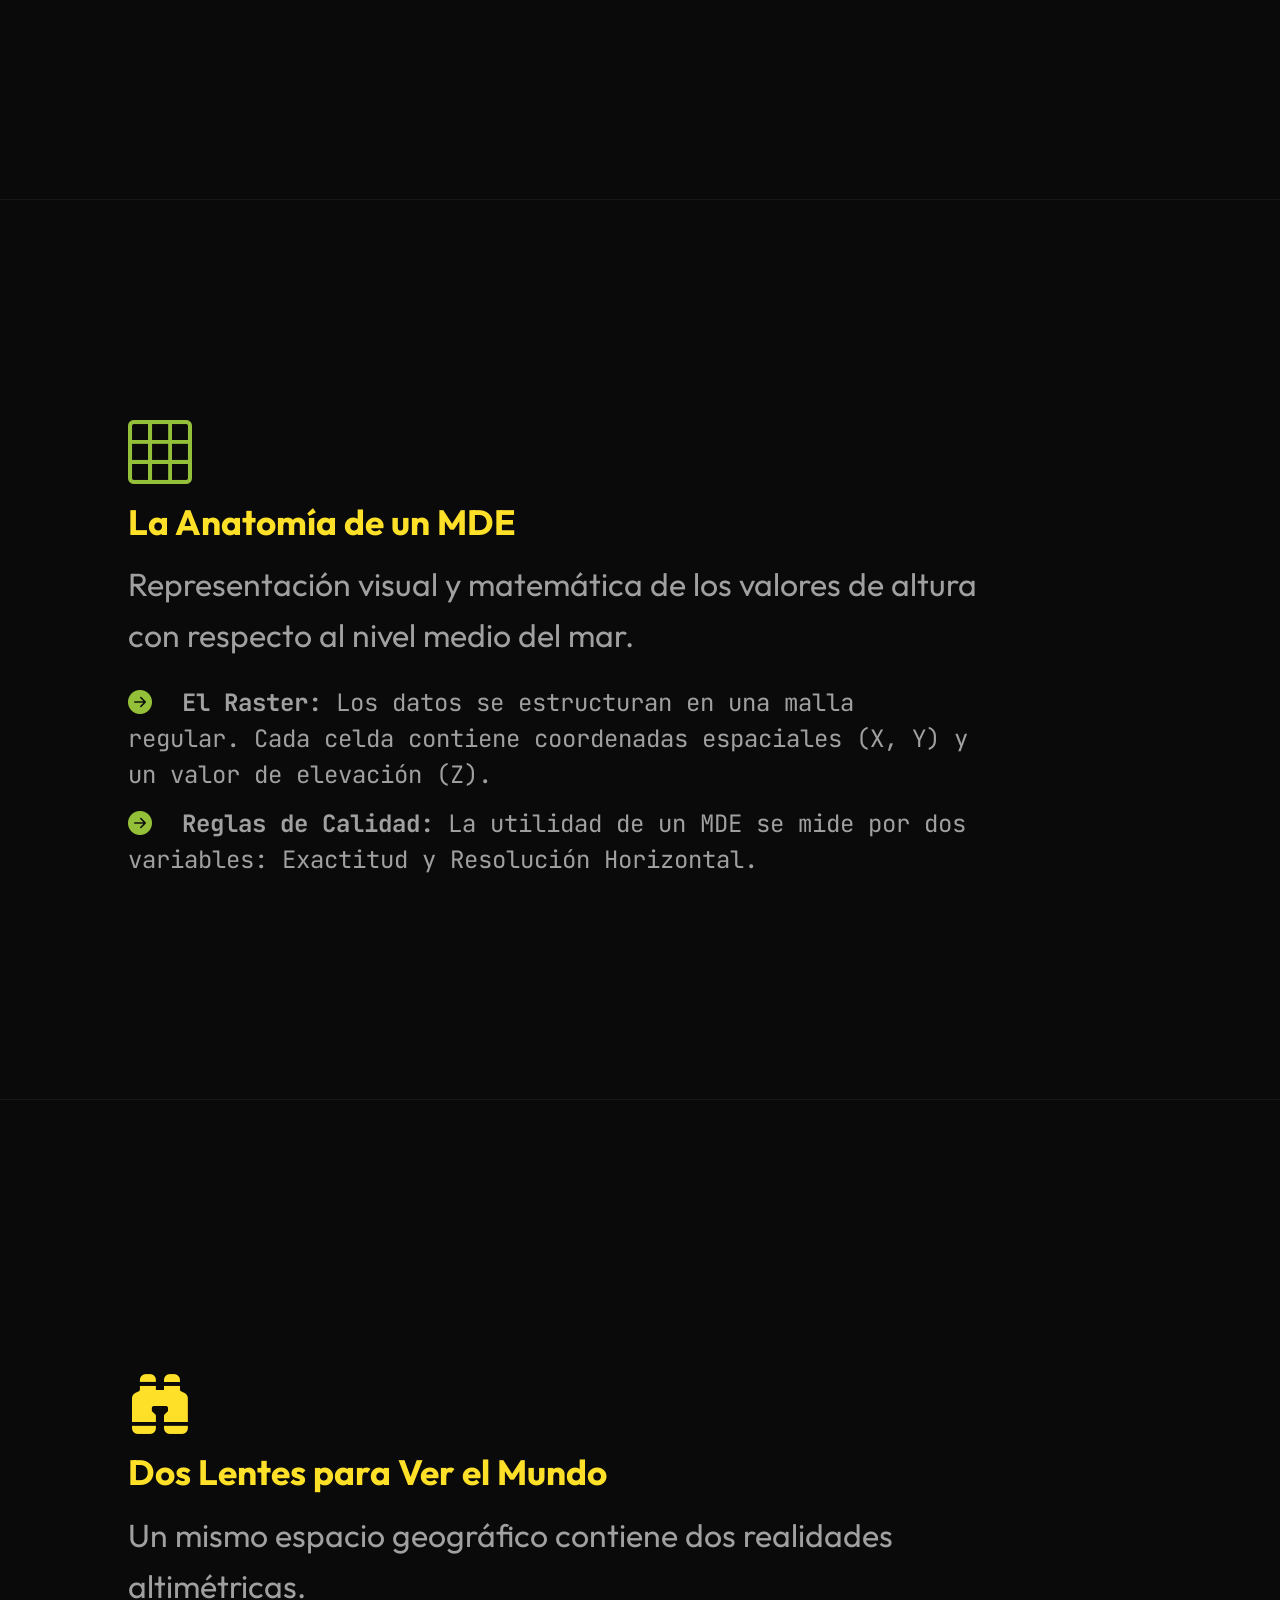
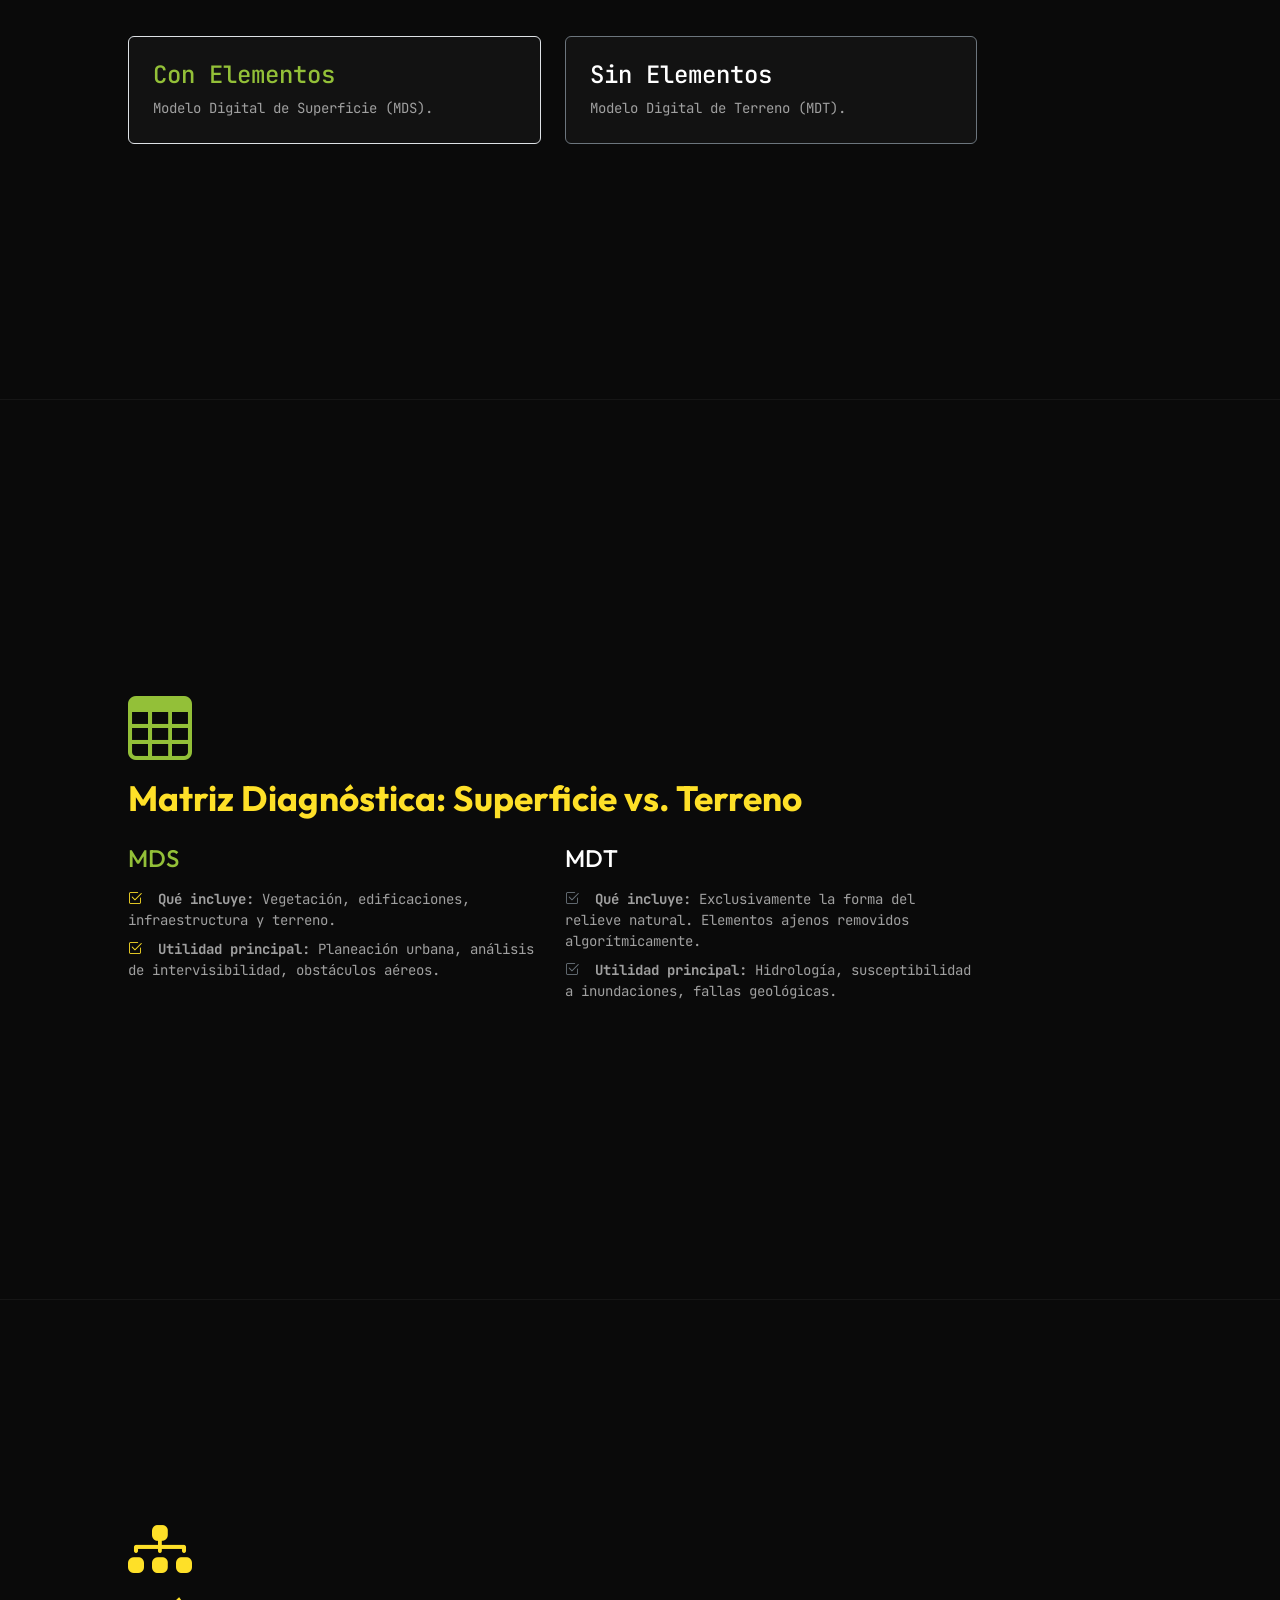
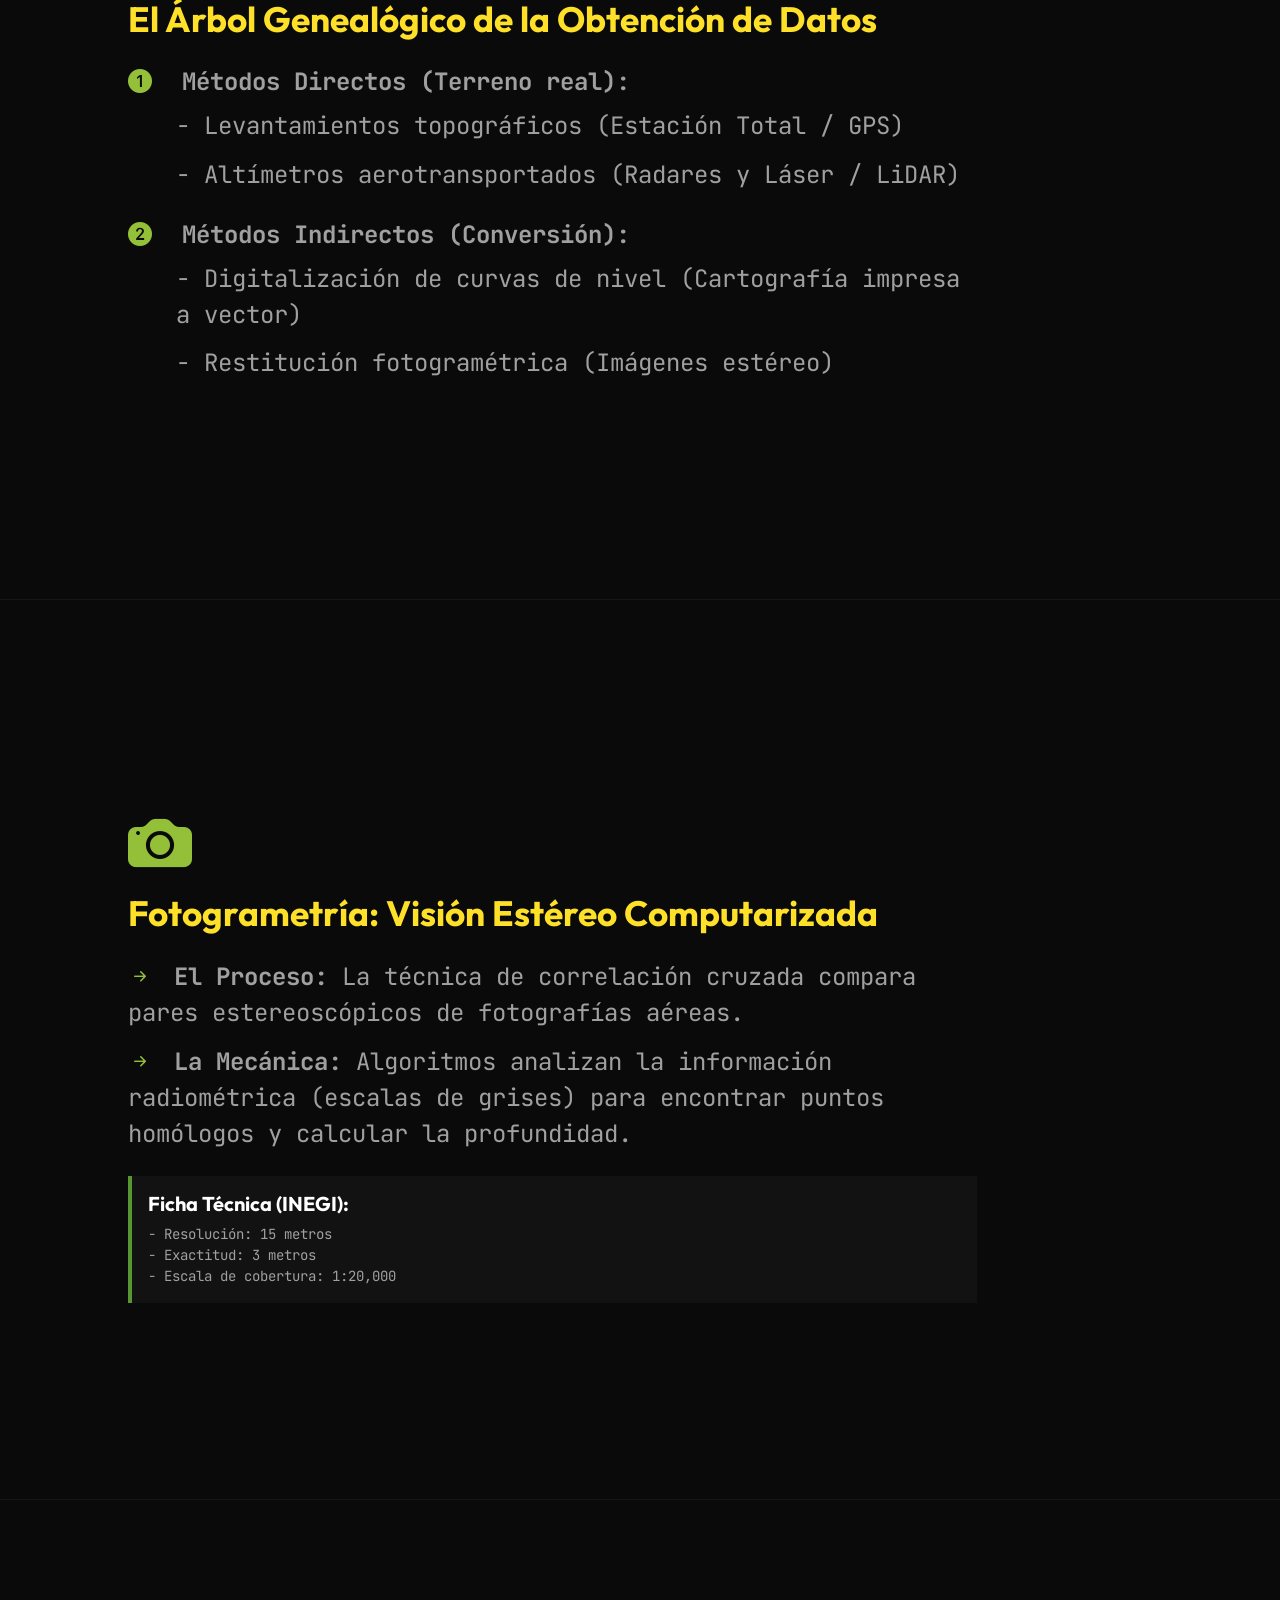
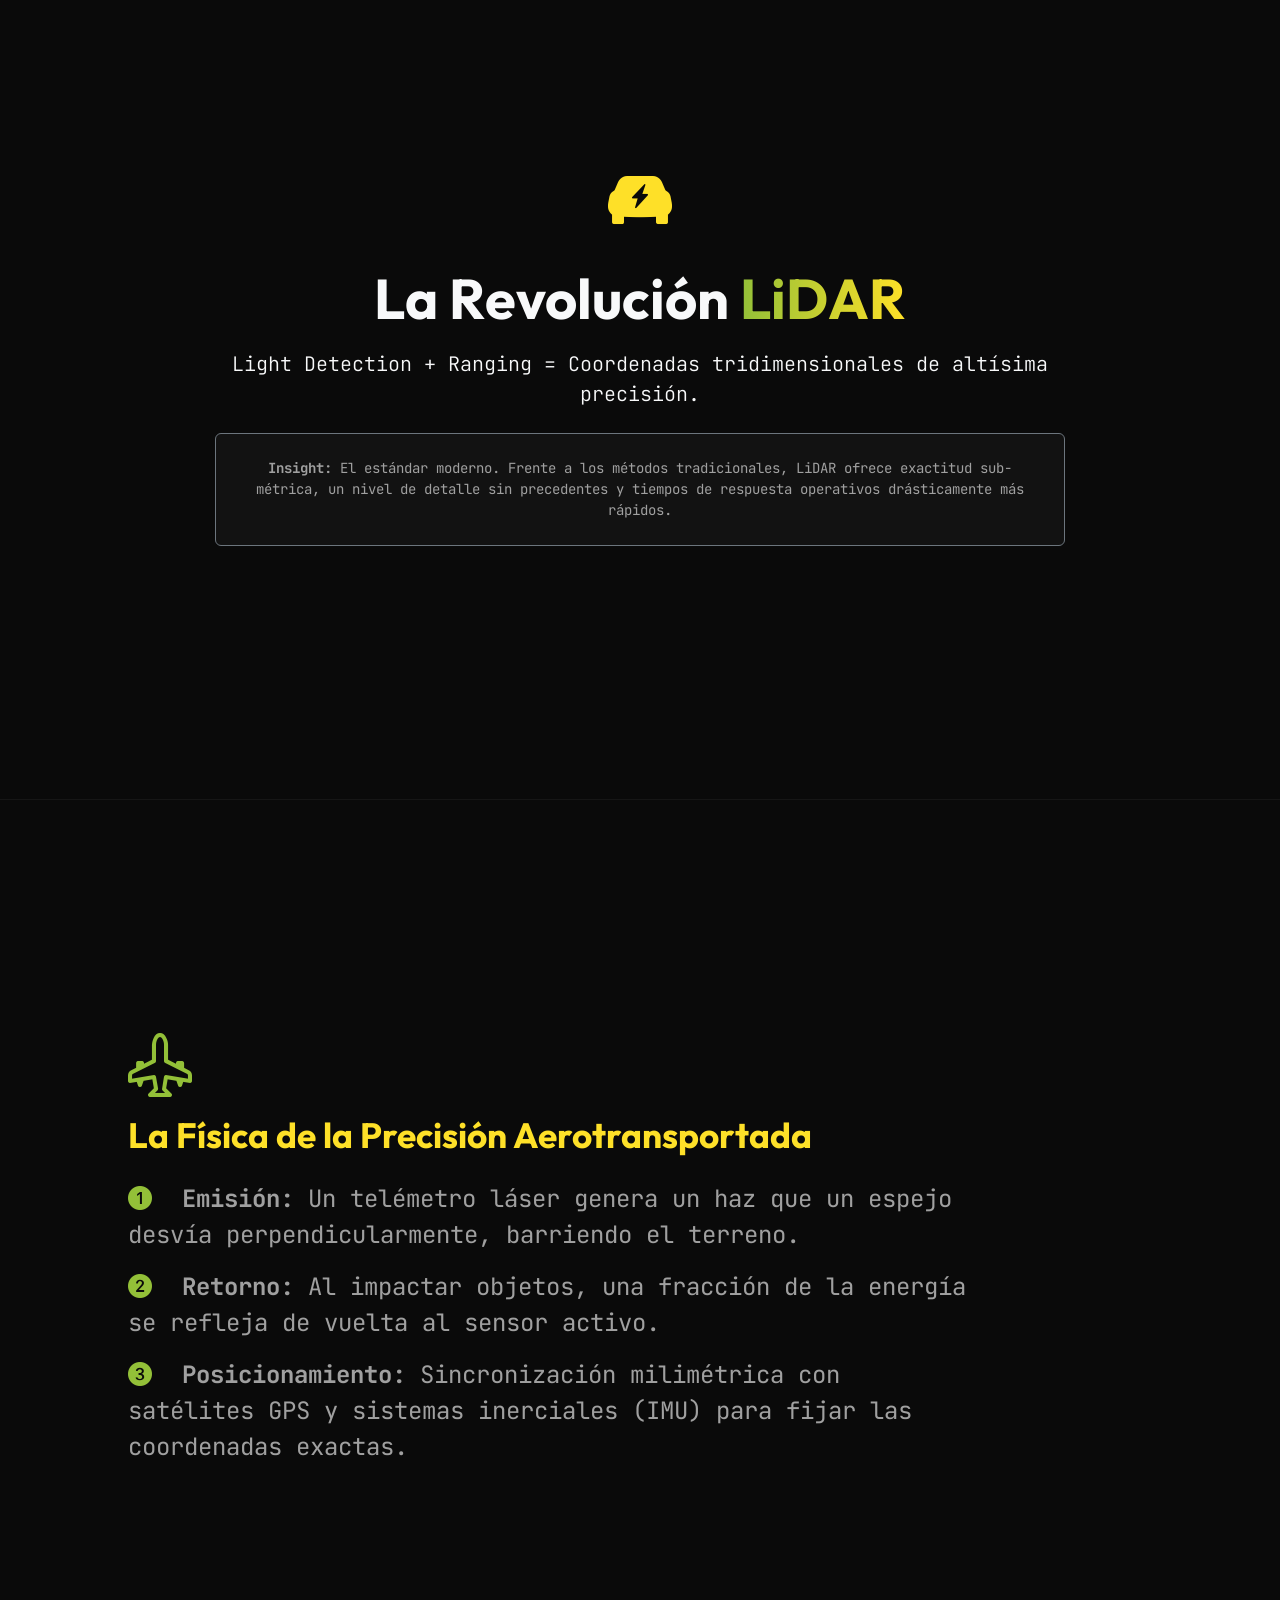
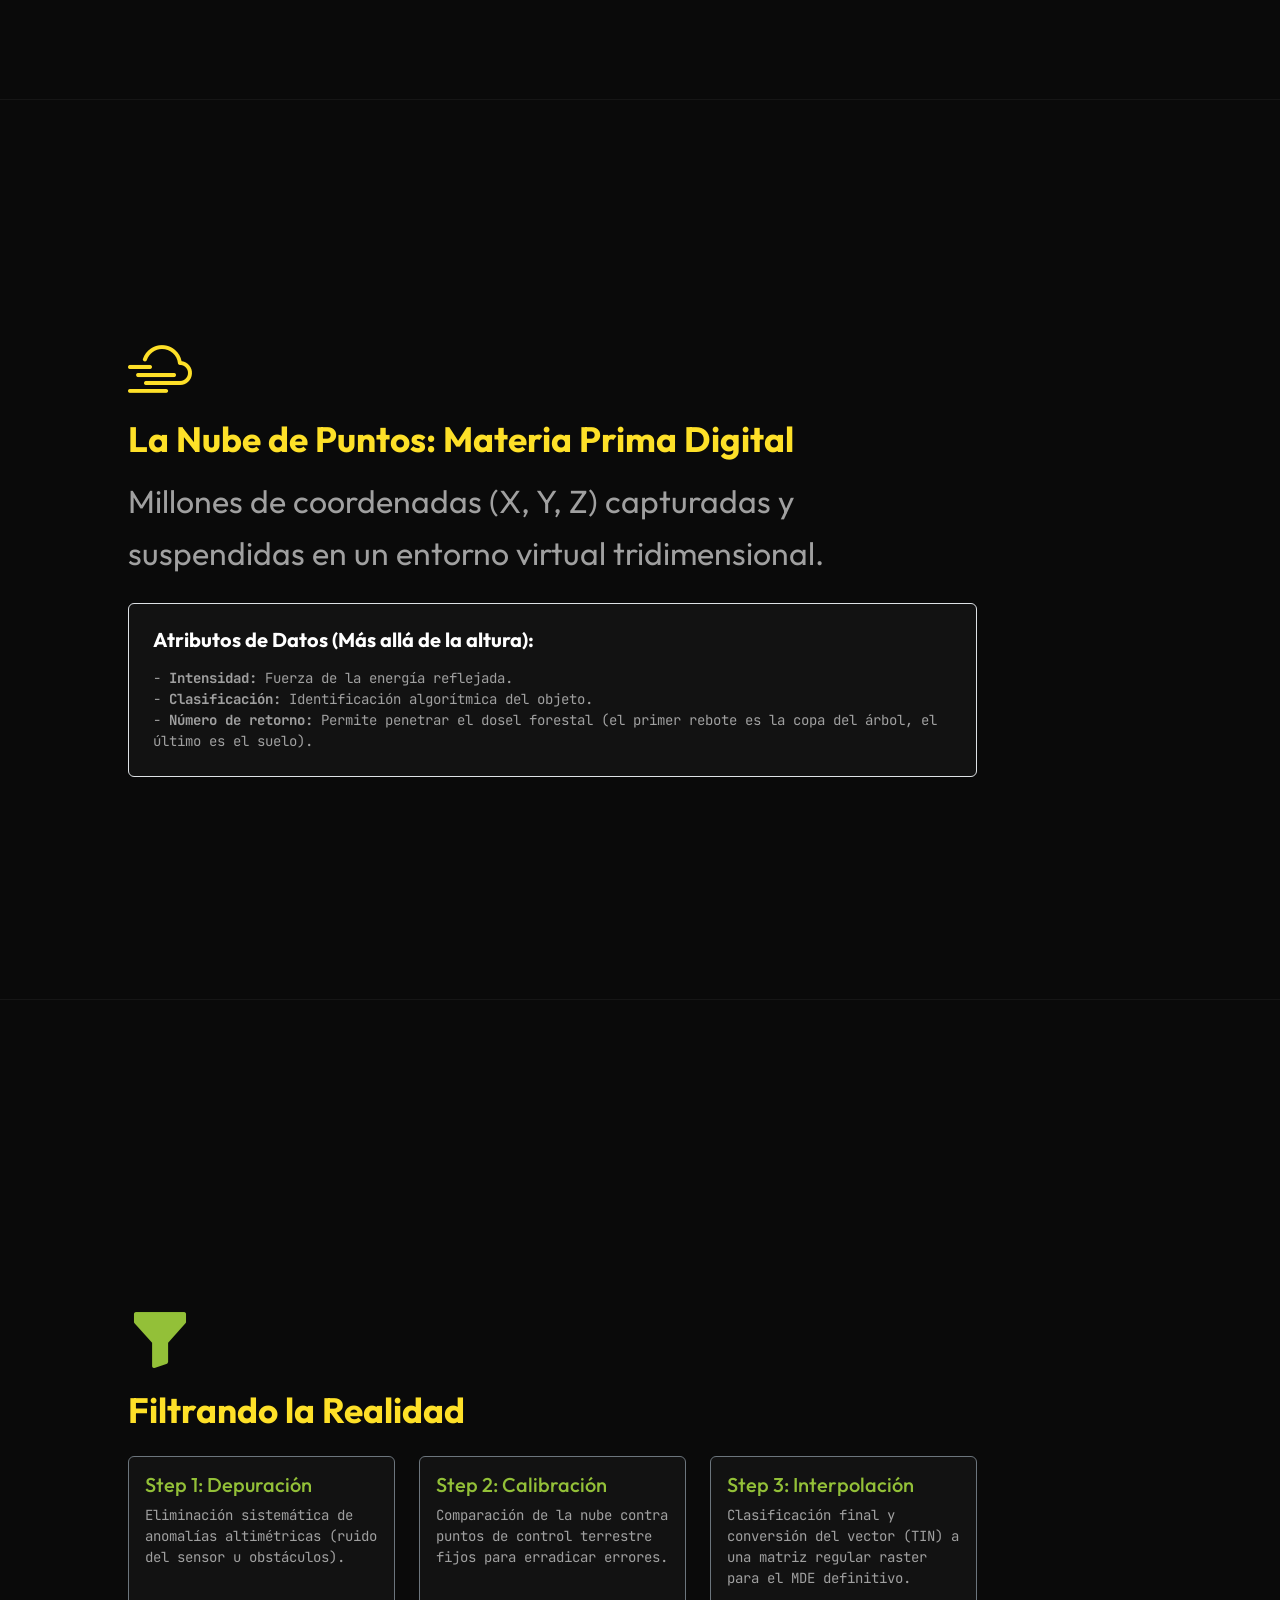
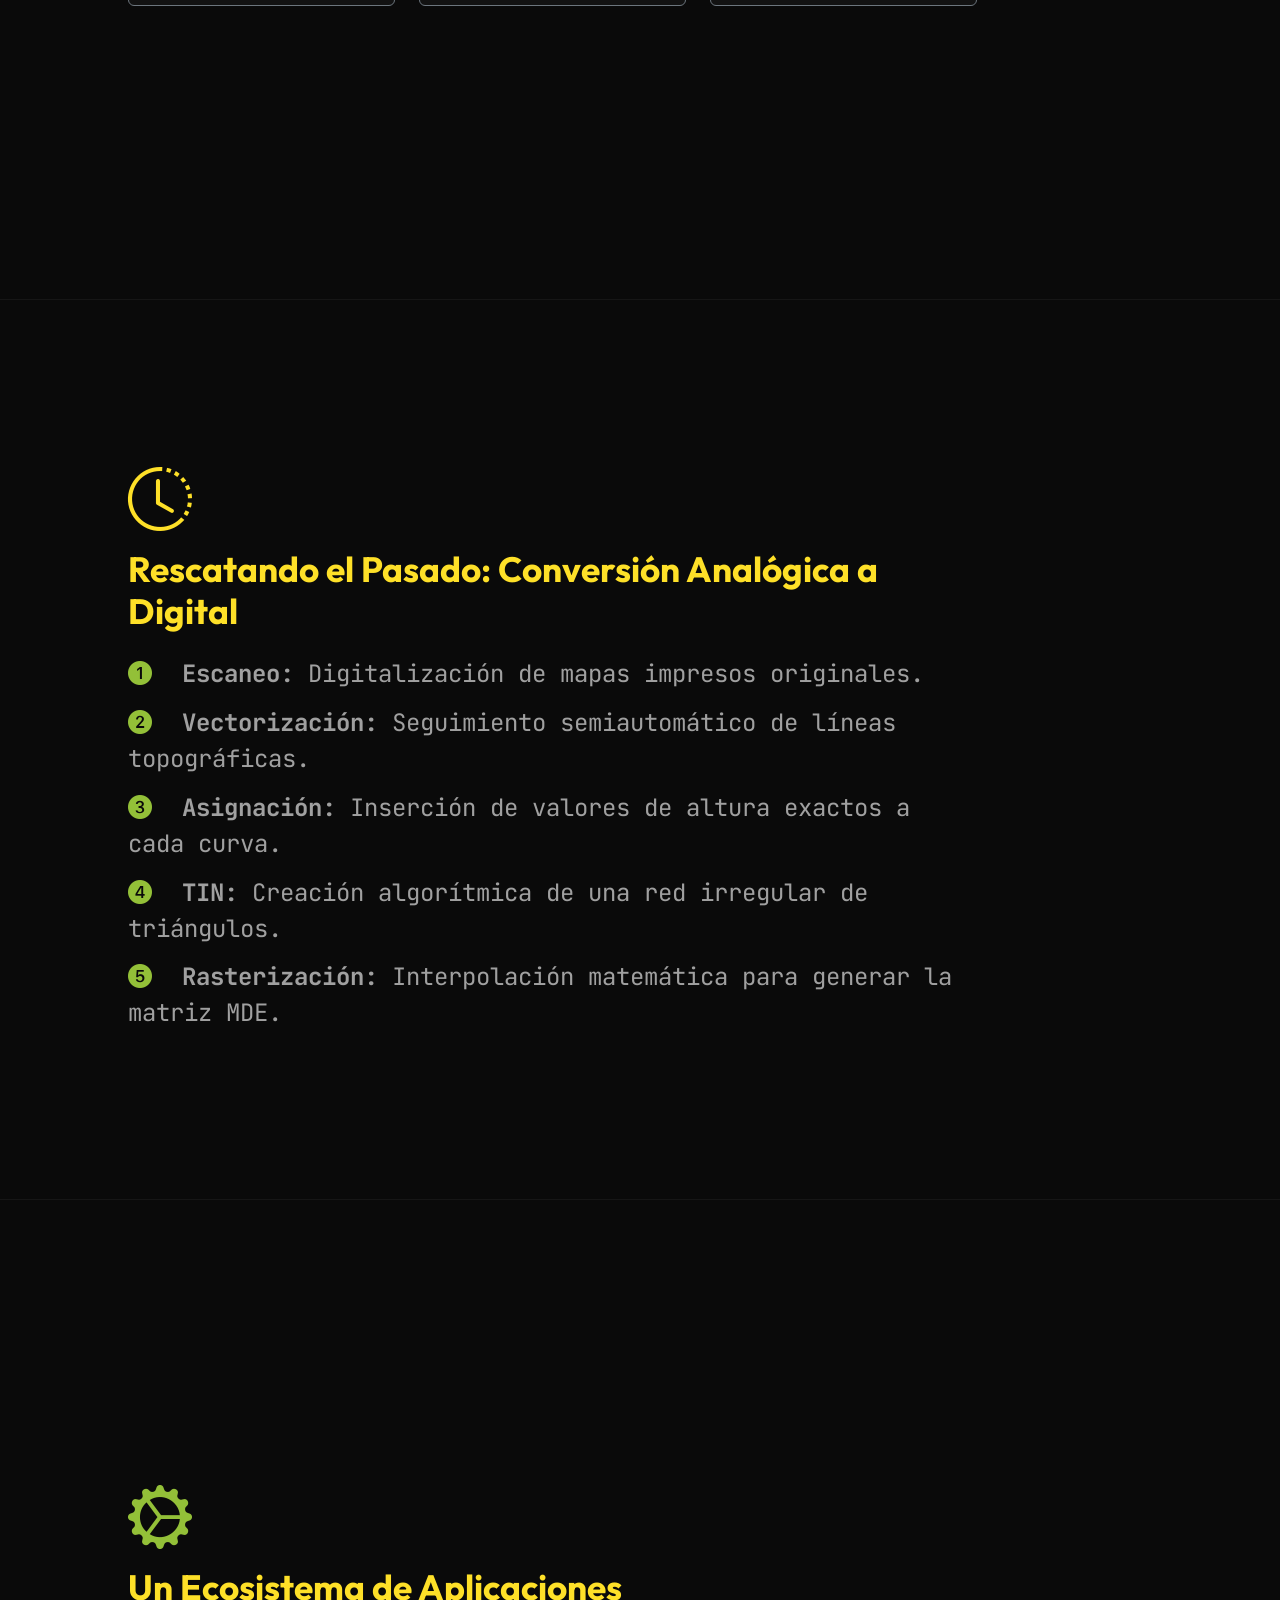
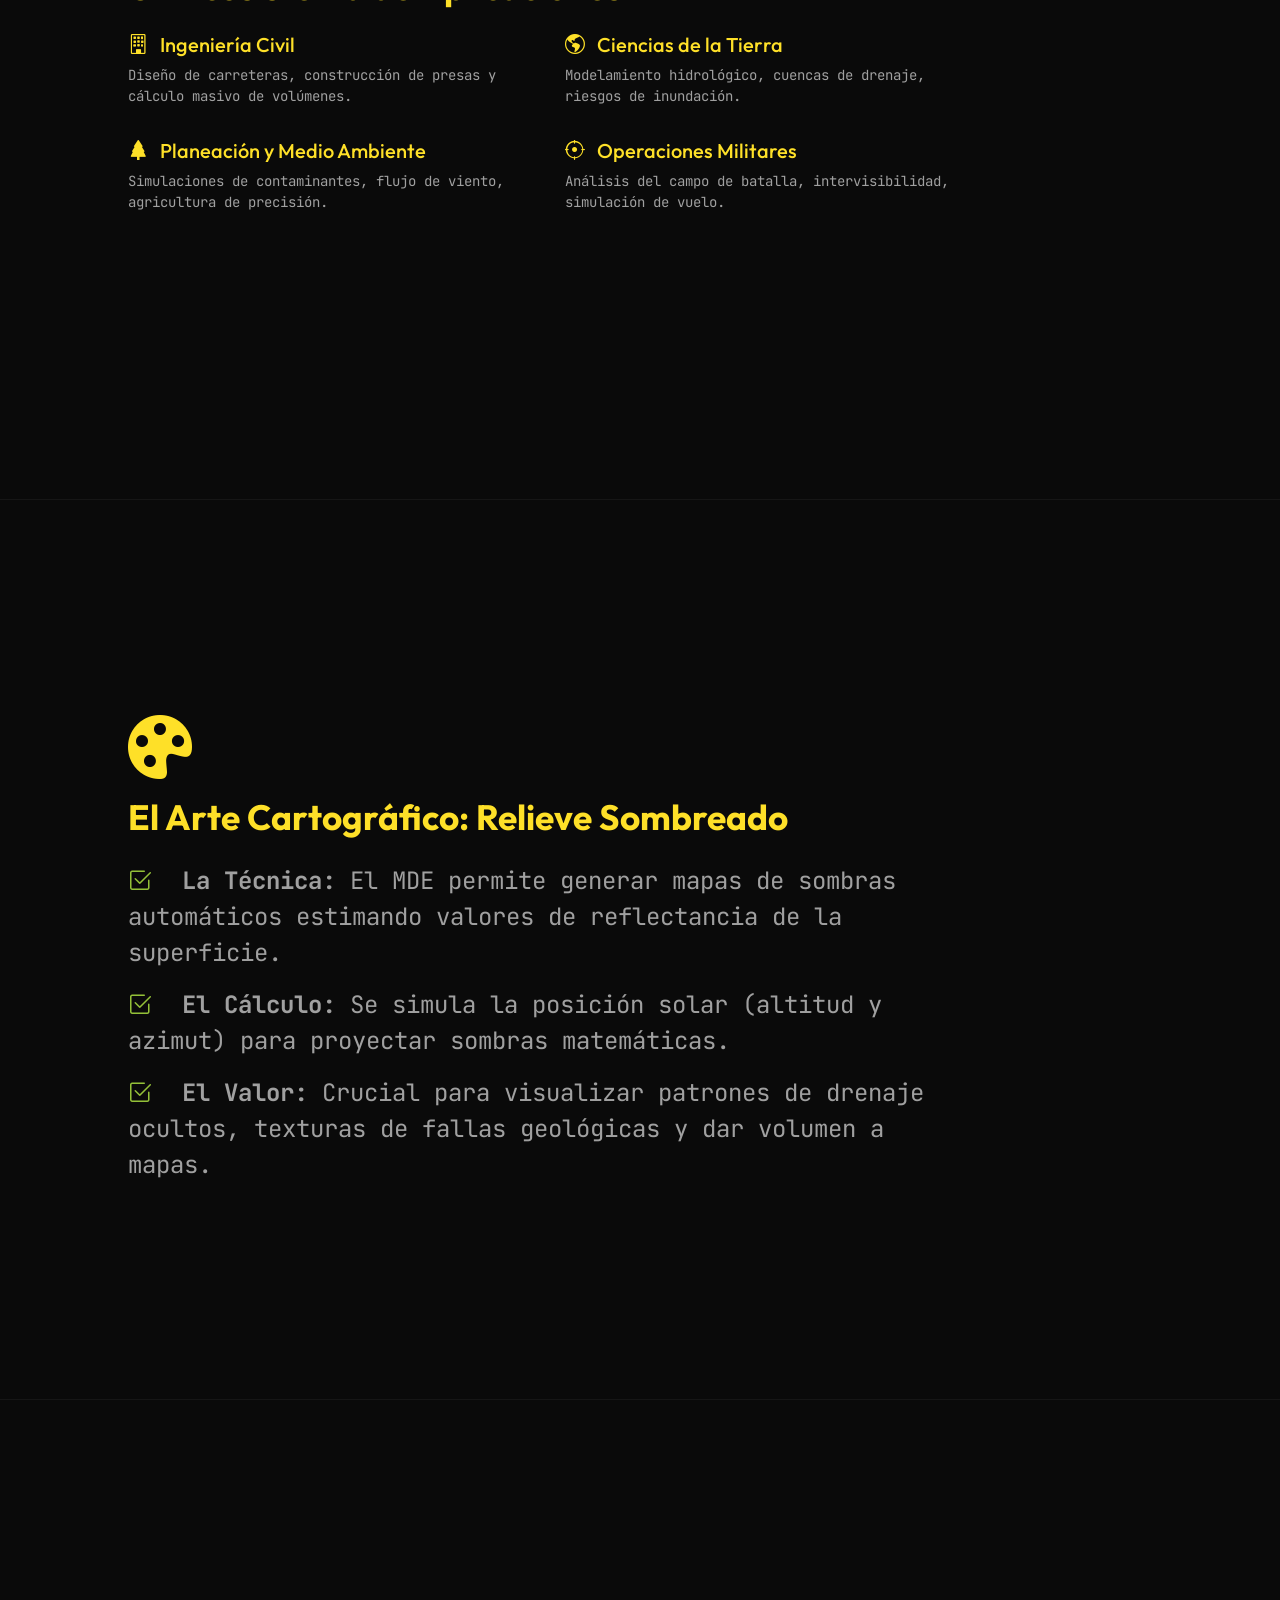
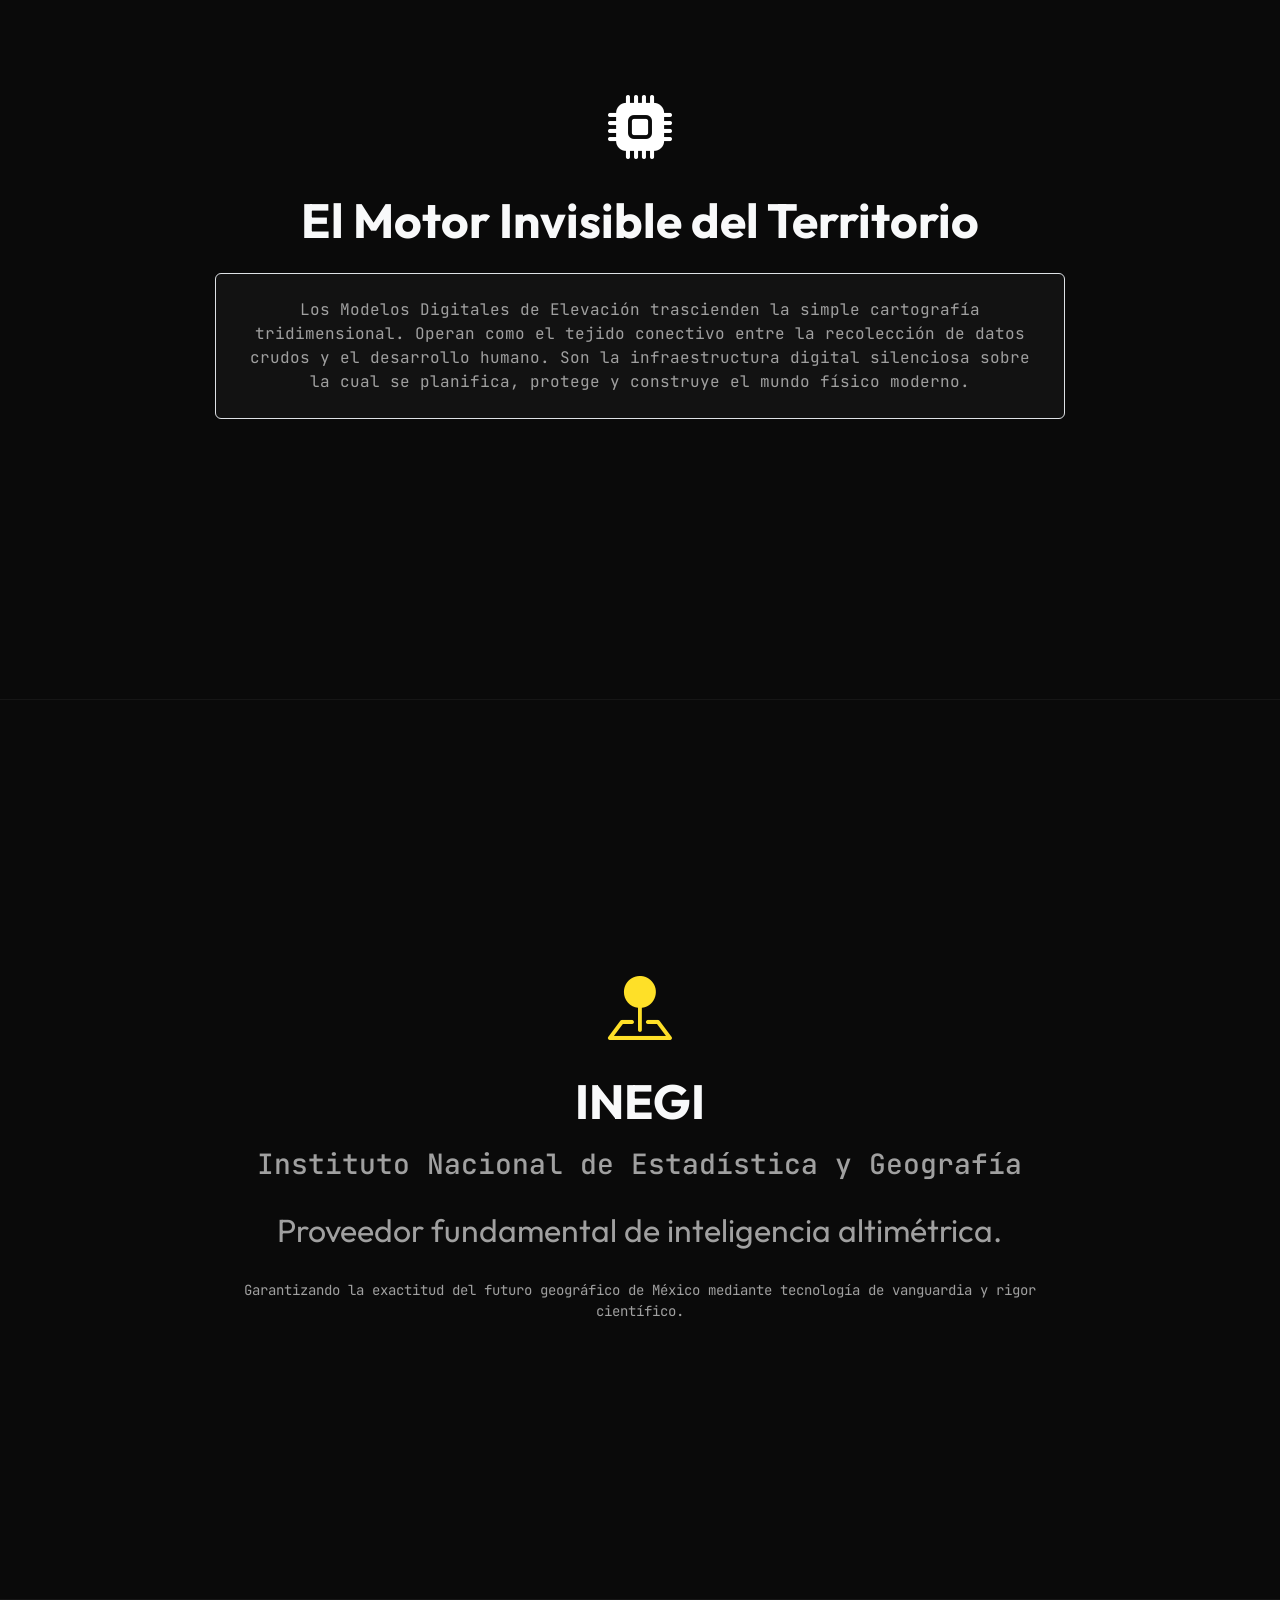
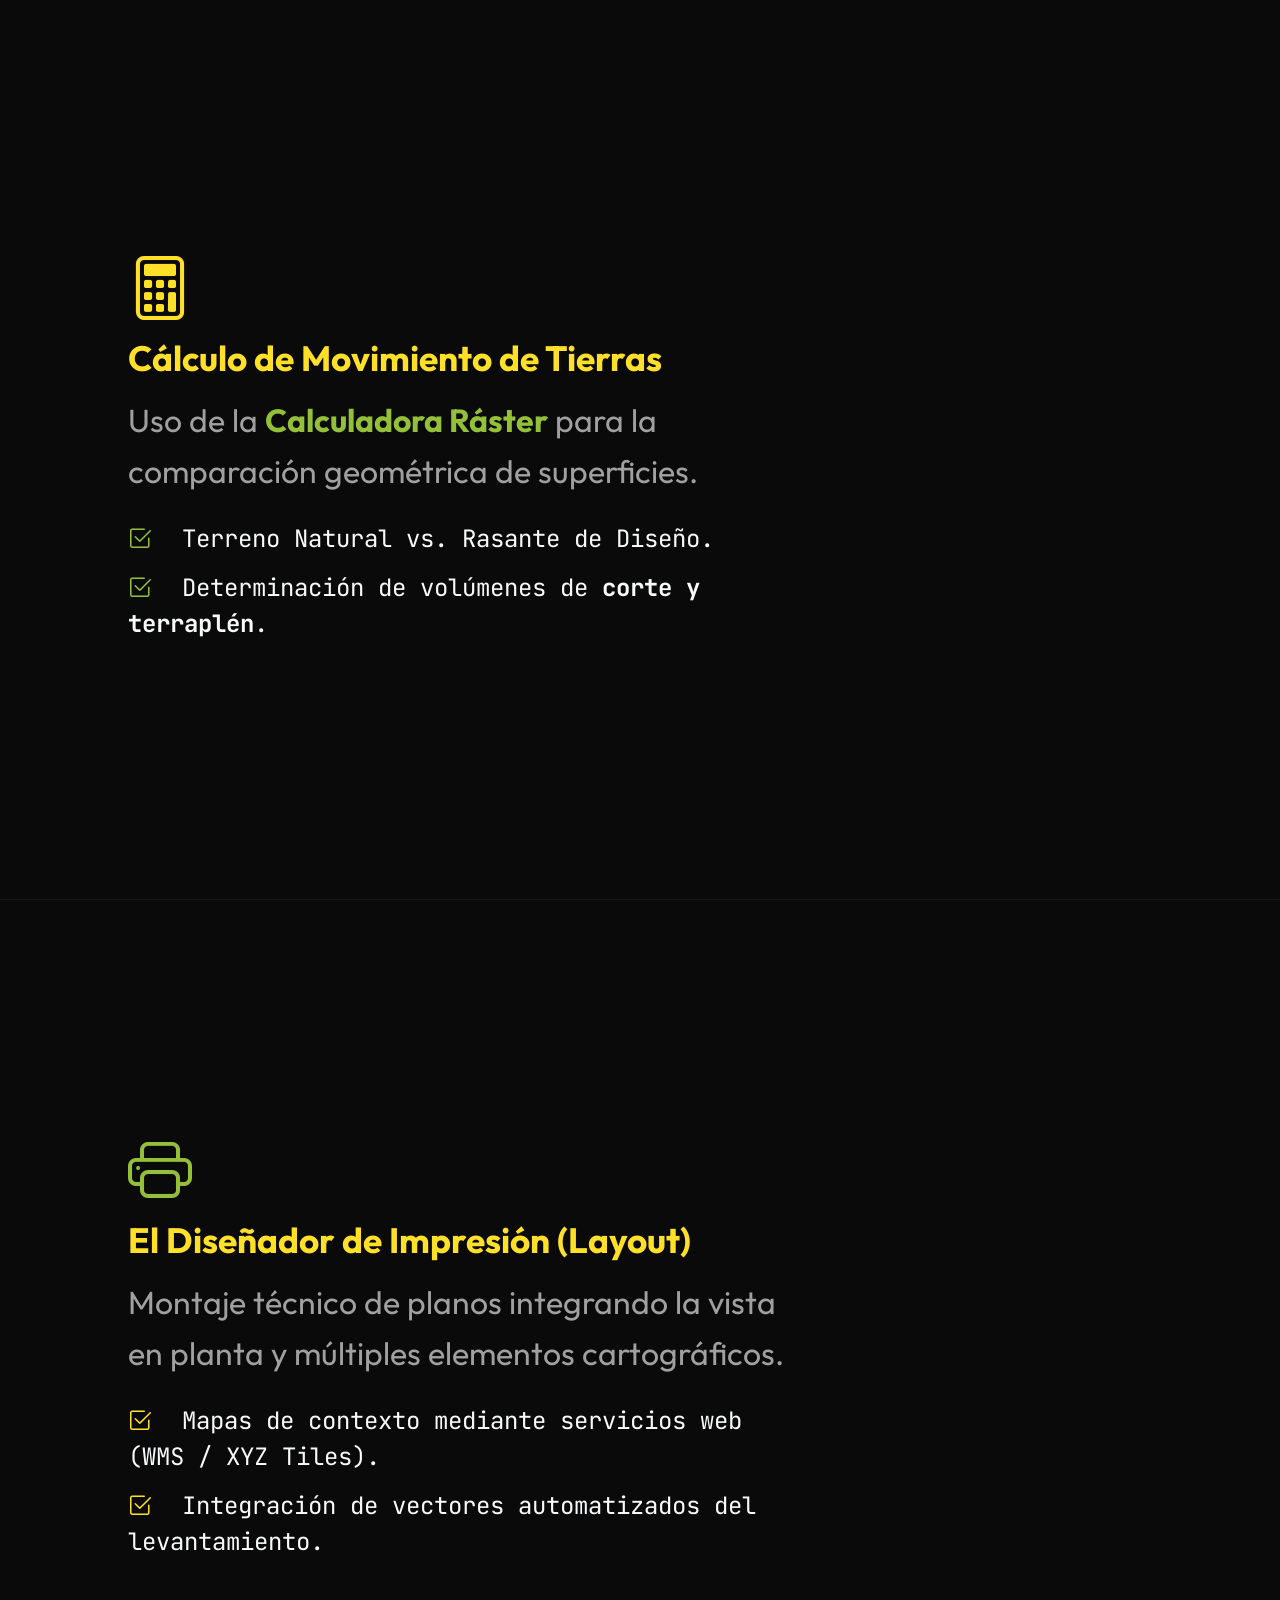
<file: pages/dia4.html>
<!DOCTYPE html>
<html lang="es" class="presentation-mode">
<head>
    <meta charset="UTF-8">
    <meta name="viewport" content="width=device-width, initial-scale=1.0">
    <title>Presentación Día 4 | Curso QGIS Civil</title>
    <link href="https://fonts.googleapis.com/css2?family=JetBrains+Mono:wght@400;700&family=Outfit:wght@300;500;700;900&display=swap" rel="stylesheet">
    <link href="https://cdn.jsdelivr.net/npm/bootstrap@5.3.3/dist/css/bootstrap.min.css" rel="stylesheet">
    <link rel="stylesheet" href="https://cdn.jsdelivr.net/npm/bootstrap-icons@1.11.3/font/bootstrap-icons.min.css">
    <link rel="stylesheet" href="../assets/css/styles.css">
</head>
<body>

    <a href="../index.html#temario" class="btn btn-outline-qgis btn-exit-presentation font-mono">
        <i class="bi bi-arrow-left me-2"></i> Volver al Temario
    </a>

    <!-- Slide 1: Portada Día -->
    <section class="slide text-center">
        <div class="bg-shape shape-1" style="top: 10%; right: 10%;"></div>
        <div class="bg-shape shape-2" style="bottom: 10%; left: 10%;"></div>
        <div class="grid-overlay"></div>
        <div class="position-relative z-index-1">
            <h2 class="slide-subtitle font-mono">Día 4</h2>
            <h1 class="slide-title">Volumetría Avanzada y <br><span class="text-gradient-qgis">Maquetación de Planos</span></h1>
            <p class="slide-text mt-4">Cálculos volumétricos mediante álgebra de mapas y diseño del plano final de entrega profesional.</p>
        </div>
    </section>

    <!-- Slide PDF 1: Decodificando el Relieve -->
    <section class="slide">
        <div class="row align-items-center">
            <div class="col-lg-10">
                <i class="bi bi-globe-americas slide-icon text-qgis-yellow"></i>
                <h2 class="slide-subtitle">Decodificando el Relieve: Modelos Digitales de Elevación (MDE)</h2>
                <p class="slide-text mt-3">La base de la inteligencia geoespacial moderna</p>
                <div class="p-4 bg-dark bg-darker border border-secondary rounded mt-4">
                    <p class="font-mono text-muted-light mb-0">Qué son, cómo se generan y por qué transforman nuestro entendimiento del territorio físico.</p>
                </div>
            </div>
        </div>
    </section>

    <!-- Slide PDF 2: Anatomia de un MDE -->
    <section class="slide">
        <div class="row align-items-center">
            <div class="col-lg-10">
                <i class="bi bi-grid-3x3 slide-icon"></i>
                <h2 class="slide-subtitle">La Anatomía de un MDE</h2>
                <p class="slide-text mt-3">Representación visual y matemática de los valores de altura con respecto al nivel medio del mar.</p>
                <ul class="list-unstyled slide-list mt-4 font-mono text-muted-light">
                    <li><i class="bi bi-arrow-right-circle-fill text-qgis-light me-3"></i> <strong>El Raster:</strong> Los datos se estructuran en una malla regular. Cada celda contiene coordenadas espaciales (X, Y) y un valor de elevación (Z).</li>
                    <li><i class="bi bi-arrow-right-circle-fill text-qgis-light me-3"></i> <strong>Reglas de Calidad:</strong> La utilidad de un MDE se mide por dos variables: Exactitud y Resolución Horizontal.</li>
                </ul>
            </div>
        </div>
    </section>

    <!-- Slide PDF 3: Dos lentes para ver el mundo -->
    <section class="slide">
        <div class="row align-items-center">
            <div class="col-lg-10">
                <i class="bi bi-binoculars-fill slide-icon text-qgis-yellow"></i>
                <h2 class="slide-subtitle">Dos Lentes para Ver el Mundo</h2>
                <p class="slide-text mt-3">Un mismo espacio geográfico contiene dos realidades altimétricas.</p>
                <div class="row mt-4">
                    <div class="col-md-6">
                        <div class="p-4 bg-dark bg-darker border border-qgis rounded h-100">
                            <h4 class="text-qgis-light font-mono">Con Elementos</h4>
                            <p class="text-muted-light font-mono small mb-0">Modelo Digital de Superficie (MDS).</p>
                        </div>
                    </div>
                    <div class="col-md-6 mt-3 mt-md-0">
                        <div class="p-4 bg-dark bg-darker border border-secondary rounded h-100">
                            <h4 class="text-white font-mono">Sin Elementos</h4>
                            <p class="text-muted-light font-mono small mb-0">Modelo Digital de Terreno (MDT).</p>
                        </div>
                    </div>
                </div>
            </div>
        </div>
    </section>

    <!-- Slide PDF 4: Matriz Diagnóstica -->
    <section class="slide">
        <div class="row align-items-center">
            <div class="col-lg-10">
                <i class="bi bi-table slide-icon"></i>
                <h2 class="slide-subtitle">Matriz Diagnóstica: Superficie vs. Terreno</h2>
                <div class="row mt-4 font-mono text-muted-light small">
                    <div class="col-md-6">
                        <h4 class="text-qgis-light mb-3">MDS</h4>
                        <ul class="list-unstyled">
                            <li><i class="bi bi-check2-square text-qgis-yellow me-2"></i> <strong>Qué incluye:</strong> Vegetación, edificaciones, infraestructura y terreno.</li>
                            <li class="mt-2"><i class="bi bi-check2-square text-qgis-yellow me-2"></i> <strong>Utilidad principal:</strong> Planeación urbana, análisis de intervisibilidad, obstáculos aéreos.</li>
                        </ul>
                    </div>
                    <div class="col-md-6 mt-4 mt-md-0">
                        <h4 class="text-white mb-3">MDT</h4>
                        <ul class="list-unstyled">
                            <li><i class="bi bi-check2-square text-secondary me-2"></i> <strong>Qué incluye:</strong> Exclusivamente la forma del relieve natural. Elementos ajenos removidos algorítmicamente.</li>
                            <li class="mt-2"><i class="bi bi-check2-square text-secondary me-2"></i> <strong>Utilidad principal:</strong> Hidrología, susceptibilidad a inundaciones, fallas geológicas.</li>
                        </ul>
                    </div>
                </div>
            </div>
        </div>
    </section>

    <!-- Slide PDF 5: Árbol Genealógico -->
    <section class="slide">
        <div class="row align-items-center">
            <div class="col-lg-10">
                <i class="bi bi-diagram-3-fill slide-icon text-qgis-yellow"></i>
                <h2 class="slide-subtitle">El Árbol Genealógico de la Obtención de Datos</h2>
                <ul class="list-unstyled slide-list mt-4 font-mono text-muted-light">
                    <li>
                        <i class="bi bi-1-circle-fill text-qgis-light me-3"></i> <strong>Métodos Directos (Terreno real):</strong>
                        <ul class="list-unstyled ms-5 mt-2">
                            <li>- Levantamientos topográficos (Estación Total / GPS)</li>
                            <li>- Altímetros aerotransportados (Radares y Láser / LiDAR)</li>
                        </ul>
                    </li>
                    <li class="mt-4">
                        <i class="bi bi-2-circle-fill text-qgis-light me-3"></i> <strong>Métodos Indirectos (Conversión):</strong>
                        <ul class="list-unstyled ms-5 mt-2">
                            <li>- Digitalización de curvas de nivel (Cartografía impresa a vector)</li>
                            <li>- Restitución fotogramétrica (Imágenes estéreo)</li>
                        </ul>
                    </li>
                </ul>
            </div>
        </div>
    </section>

    <!-- Slide PDF 6: Fotogrametría -->
    <section class="slide">
        <div class="row align-items-center">
            <div class="col-lg-10">
                <i class="bi bi-camera-fill slide-icon"></i>
                <h2 class="slide-subtitle">Fotogrametría: Visión Estéreo Computarizada</h2>
                <ul class="list-unstyled slide-list mt-4 font-mono text-muted-light">
                    <li><i class="bi bi-arrow-right-short text-qgis-light me-2"></i> <strong>El Proceso:</strong> La técnica de correlación cruzada compara pares estereoscópicos de fotografías aéreas.</li>
                    <li class="mt-2"><i class="bi bi-arrow-right-short text-qgis-light me-2"></i> <strong>La Mecánica:</strong> Algoritmos analizan la información radiométrica (escalas de grises) para encontrar puntos homólogos y calcular la profundidad.</li>
                </ul>
                <div class="p-3 bg-dark border-left-qgis mt-4">
                    <h5 class="fw-bold mb-2 text-white">Ficha Técnica (INEGI):</h5>
                    <ul class="list-unstyled mb-0 font-mono small text-muted-light">
                        <li>- Resolución: 15 metros</li>
                        <li>- Exactitud: 3 metros</li>
                        <li>- Escala de cobertura: 1:20,000</li>
                    </ul>
                </div>
            </div>
        </div>
    </section>

    <!-- Slide PDF 7: LiDAR -->
    <section class="slide text-center">
        <div class="row align-items-center justify-content-center h-100">
            <div class="col-lg-10">
                <i class="bi bi-ev-front-fill slide-icon text-qgis-yellow d-block mb-3" style="font-size: 4rem;"></i>
                <h2 class="display-4 fw-bold">La Revolución <span class="text-gradient-qgis">LiDAR</span></h2>
                <p class="lead font-mono mt-3">Light Detection + Ranging = Coordenadas tridimensionales de altísima precisión.</p>
                <div class="p-4 bg-dark bg-darker border border-secondary rounded mt-4">
                    <p class="font-mono text-muted-light small mb-0"><strong>Insight:</strong> El estándar moderno. Frente a los métodos tradicionales, LiDAR ofrece exactitud sub-métrica, un nivel de detalle sin precedentes y tiempos de respuesta operativos drásticamente más rápidos.</p>
                </div>
            </div>
        </div>
    </section>

    <!-- Slide PDF 8: Física de Precisión -->
    <section class="slide">
        <div class="row align-items-center">
            <div class="col-lg-10">
                <i class="bi bi-airplane-engines slide-icon"></i>
                <h2 class="slide-subtitle">La Física de la Precisión Aerotransportada</h2>
                <ul class="list-unstyled slide-list mt-4 font-mono text-muted-light">
                    <li><i class="bi bi-1-circle-fill text-qgis-light me-3"></i> <strong>Emisión:</strong> Un telémetro láser genera un haz que un espejo desvía perpendicularmente, barriendo el terreno.</li>
                    <li class="mt-3"><i class="bi bi-2-circle-fill text-qgis-light me-3"></i> <strong>Retorno:</strong> Al impactar objetos, una fracción de la energía se refleja de vuelta al sensor activo.</li>
                    <li class="mt-3"><i class="bi bi-3-circle-fill text-qgis-light me-3"></i> <strong>Posicionamiento:</strong> Sincronización milimétrica con satélites GPS y sistemas inerciales (IMU) para fijar las coordenadas exactas.</li>
                </ul>
            </div>
        </div>
    </section>

    <!-- Slide PDF 9: Nube de Puntos -->
    <section class="slide">
        <div class="row align-items-center">
            <div class="col-lg-10">
                <i class="bi bi-cloud-haze2 slide-icon text-qgis-yellow"></i>
                <h2 class="slide-subtitle">La Nube de Puntos: Materia Prima Digital</h2>
                <p class="slide-text mt-3">Millones de coordenadas (X, Y, Z) capturadas y suspendidas en un entorno virtual tridimensional.</p>
                <div class="p-4 bg-dark bg-darker border border-left-qgis rounded mt-4 font-mono small text-muted-light">
                    <h5 class="fw-bold mb-3 text-white">Atributos de Datos (Más allá de la altura):</h5>
                    <ul class="list-unstyled mb-0">
                        <li>- <strong>Intensidad:</strong> Fuerza de la energía reflejada.</li>
                        <li>- <strong>Clasificación:</strong> Identificación algorítmica del objeto.</li>
                        <li>- <strong>Número de retorno:</strong> Permite penetrar el dosel forestal (el primer rebote es la copa del árbol, el último es el suelo).</li>
                    </ul>
                </div>
            </div>
        </div>
    </section>

    <!-- Slide PDF 10: Filtrando la Realidad -->
    <section class="slide">
        <div class="row align-items-center">
            <div class="col-lg-10">
                <i class="bi bi-funnel-fill slide-icon"></i>
                <h2 class="slide-subtitle">Filtrando la Realidad</h2>
                <div class="row mt-4 font-mono text-muted-light small">
                    <div class="col-md-4">
                        <div class="p-3 bg-dark border border-secondary rounded h-100">
                            <h5 class="text-qgis-light">Step 1: Depuración</h5>
                            <p class="mb-0">Eliminación sistemática de anomalías altimétricas (ruido del sensor u obstáculos).</p>
                        </div>
                    </div>
                    <div class="col-md-4 mt-3 mt-md-0">
                        <div class="p-3 bg-dark border border-secondary rounded h-100">
                            <h5 class="text-qgis-light">Step 2: Calibración</h5>
                            <p class="mb-0">Comparación de la nube contra puntos de control terrestre fijos para erradicar errores.</p>
                        </div>
                    </div>
                    <div class="col-md-4 mt-3 mt-md-0">
                        <div class="p-3 bg-dark border border-secondary rounded h-100">
                            <h5 class="text-qgis-light">Step 3: Interpolación</h5>
                            <p class="mb-0">Clasificación final y conversión del vector (TIN) a una matriz regular raster para el MDE definitivo.</p>
                        </div>
                    </div>
                </div>
            </div>
        </div>
    </section>

    <!-- Slide PDF 11: Rescatando el Pasado -->
    <section class="slide">
        <div class="row align-items-center">
            <div class="col-lg-10">
                <i class="bi bi-clock-history slide-icon text-qgis-yellow"></i>
                <h2 class="slide-subtitle">Rescatando el Pasado: Conversión Analógica a Digital</h2>
                <ul class="list-unstyled slide-list mt-4 font-mono text-muted-light">
                    <li><i class="bi bi-1-circle-fill text-qgis-light me-3"></i> <strong>Escaneo:</strong> Digitalización de mapas impresos originales.</li>
                    <li class="mt-2"><i class="bi bi-2-circle-fill text-qgis-light me-3"></i> <strong>Vectorización:</strong> Seguimiento semiautomático de líneas topográficas.</li>
                    <li class="mt-2"><i class="bi bi-3-circle-fill text-qgis-light me-3"></i> <strong>Asignación:</strong> Inserción de valores de altura exactos a cada curva.</li>
                    <li class="mt-2"><i class="bi bi-4-circle-fill text-qgis-light me-3"></i> <strong>TIN:</strong> Creación algorítmica de una red irregular de triángulos.</li>
                    <li class="mt-2"><i class="bi bi-5-circle-fill text-qgis-light me-3"></i> <strong>Rasterización:</strong> Interpolación matemática para generar la matriz MDE.</li>
                </ul>
            </div>
        </div>
    </section>

    <!-- Slide PDF 12: Ecosistema -->
    <section class="slide">
        <div class="row align-items-center">
            <div class="col-lg-10">
                <i class="bi bi-gear-wide-connected slide-icon"></i>
                <h2 class="slide-subtitle">Un Ecosistema de Aplicaciones</h2>
                <div class="row mt-4 font-mono text-muted-light small">
                    <div class="col-md-6 mb-3">
                        <h5 class="text-qgis-yellow"><i class="bi bi-building me-2"></i> Ingeniería Civil</h5>
                        <p>Diseño de carreteras, construcción de presas y cálculo masivo de volúmenes.</p>
                    </div>
                    <div class="col-md-6 mb-3">
                        <h5 class="text-qgis-yellow"><i class="bi bi-globe-americas me-2"></i> Ciencias de la Tierra</h5>
                        <p>Modelamiento hidrológico, cuencas de drenaje, riesgos de inundación.</p>
                    </div>
                    <div class="col-md-6">
                        <h5 class="text-qgis-yellow"><i class="bi bi-tree-fill me-2"></i> Planeación y Medio Ambiente</h5>
                        <p>Simulaciones de contaminantes, flujo de viento, agricultura de precisión.</p>
                    </div>
                    <div class="col-md-6">
                        <h5 class="text-qgis-yellow"><i class="bi bi-crosshair me-2"></i> Operaciones Militares</h5>
                        <p>Análisis del campo de batalla, intervisibilidad, simulación de vuelo.</p>
                    </div>
                </div>
            </div>
        </div>
    </section>

    <!-- Slide PDF 13: El Arte Cartográfico -->
    <section class="slide">
        <div class="row align-items-center">
            <div class="col-lg-10">
                <i class="bi bi-palette-fill slide-icon text-qgis-yellow"></i>
                <h2 class="slide-subtitle">El Arte Cartográfico: Relieve Sombreado</h2>
                <ul class="list-unstyled slide-list mt-4 font-mono text-muted-light">
                    <li><i class="bi bi-check2-square text-qgis-light me-3"></i> <strong>La Técnica:</strong> El MDE permite generar mapas de sombras automáticos estimando valores de reflectancia de la superficie.</li>
                    <li class="mt-3"><i class="bi bi-check2-square text-qgis-light me-3"></i> <strong>El Cálculo:</strong> Se simula la posición solar (altitud y azimut) para proyectar sombras matemáticas.</li>
                    <li class="mt-3"><i class="bi bi-check2-square text-qgis-light me-3"></i> <strong>El Valor:</strong> Crucial para visualizar patrones de drenaje ocultos, texturas de fallas geológicas y dar volumen a mapas.</li>
                </ul>
            </div>
        </div>
    </section>

    <!-- Slide PDF 14: El Motor Invisible -->
    <section class="slide text-center">
        <div class="row align-items-center justify-content-center h-100">
            <div class="col-lg-10">
                <i class="bi bi-cpu-fill slide-icon text-white d-block mb-3" style="font-size: 4rem;"></i>
                <h2 class="display-5 fw-bold">El Motor Invisible del Territorio</h2>
                <div class="p-4 bg-dark bg-darker border border-qgis rounded mt-4">
                    <p class="font-mono text-muted-light mb-0">Los Modelos Digitales de Elevación trascienden la simple cartografía tridimensional. Operan como el tejido conectivo entre la recolección de datos crudos y el desarrollo humano. Son la infraestructura digital silenciosa sobre la cual se planifica, protege y construye el mundo físico moderno.</p>
                </div>
            </div>
        </div>
    </section>

    <!-- Slide PDF 15: INEGI -->
    <section class="slide text-center">
        <div class="row align-items-center justify-content-center h-100">
            <div class="col-lg-10">
                <i class="bi bi-pin-map-fill slide-icon text-qgis-yellow d-block mb-3" style="font-size: 4rem;"></i>
                <h2 class="display-5 fw-bold">INEGI</h2>
                <h3 class="text-muted-light font-mono mt-3">Instituto Nacional de Estadística y Geografía</h3>
                <p class="slide-text mt-4">Proveedor fundamental de inteligencia altimétrica.</p>
                <p class="font-mono text-muted-light small mt-4">Garantizando la exactitud del futuro geográfico de México mediante tecnología de vanguardia y rigor científico.</p>
            </div>
        </div>
    </section>

    <!-- Ejercicio original: Movimiento de Tierras -->
    <section class="slide">
        <div class="row align-items-center">
            <div class="col-lg-8">
                <i class="bi bi-calculator slide-icon text-qgis-yellow"></i>
                <h2 class="slide-subtitle">Cálculo de Movimiento de Tierras</h2>
                <p class="slide-text">Uso de la <strong>Calculadora Ráster</strong> para la comparación geométrica de superficies.</p>
                <ul class="list-unstyled slide-list mt-4 font-mono">
                    <li><i class="bi bi-check2-square text-qgis-light me-3"></i> Terreno Natural vs. Rasante de Diseño.</li>
                    <li><i class="bi bi-check2-square text-qgis-light me-3"></i> Determinación de volúmenes de <strong>corte y terraplén</strong>.</li>
                </ul>
            </div>
        </div>
    </section>

    <!-- Ejercicio original: Diseñador de Impresión -->
    <section class="slide">
        <div class="row align-items-center">
            <div class="col-lg-8">
                <i class="bi bi-printer slide-icon"></i>
                <h2 class="slide-subtitle">El Diseñador de Impresión (Layout)</h2>
                <p class="slide-text">Montaje técnico de planos integrando la vista en planta y múltiples elementos cartográficos.</p>
                <ul class="list-unstyled slide-list mt-4 font-mono">
                    <li><i class="bi bi-check2-square text-qgis-yellow me-3"></i> Mapas de contexto mediante servicios web (WMS / XYZ Tiles).</li>
                    <li><i class="bi bi-check2-square text-qgis-yellow me-3"></i> Integración de vectores automatizados del levantamiento.</li>
                </ul>
            </div>
        </div>
    </section>

    <!-- Ejercicio original: Práctico -->
    <section class="slide">
        <div class="row align-items-center">
            <div class="col-lg-10">
                <i class="bi bi-file-earmark-pdf slide-icon text-qgis-yellow"></i>
                <h2 class="slide-subtitle text-white">Plano Ejecutivo Final</h2>
                <p class="slide-text mt-3">Generación y exportación de un PDF de alta resolución con estándares de ingeniería civil.</p>
                <ul class="list-unstyled slide-list mt-4 font-mono text-muted-light">
                    <li><i class="bi bi-1-circle-fill text-qgis-light me-3"></i> Grilla de coordenadas (Cuadrícula UTM).</li>
                    <li><i class="bi bi-2-circle-fill text-qgis-light me-3"></i> Escala gráfica y Numérica.</li>
                    <li><i class="bi bi-3-circle-fill text-qgis-light me-3"></i> Flecha de Norte, Cuadro de Datos y Tabla de Volúmenes.</li>
                </ul>
                <div class="mt-5 p-4 bg-dark bg-darker border border-secondary rounded text-center">
                    <h5 class="text-white mb-3"><i class="bi bi-cloud-arrow-down-fill text-qgis-yellow me-2"></i> Insumos del Ejercicio</h5>
                    <a href="https://drive.google.com" target="_blank" class="btn btn-qgis-primary font-mono fw-bold">
                        DESCARGAR INSUMOS (1.2 GB)
                    </a>
                </div>
            </div>
        </div>
    </section>

    <!-- Navigation Controls -->
    <div class="presentation-nav">
        <button id="btnPrevSlide" class="btn-nav-slide"><i class="bi bi-chevron-up"></i></button>
        <button id="btnNextSlide" class="btn-nav-slide"><i class="bi bi-chevron-down"></i></button>
    </div>

    <script src="../assets/js/script.js"></script>
</body>
</html>
</file>
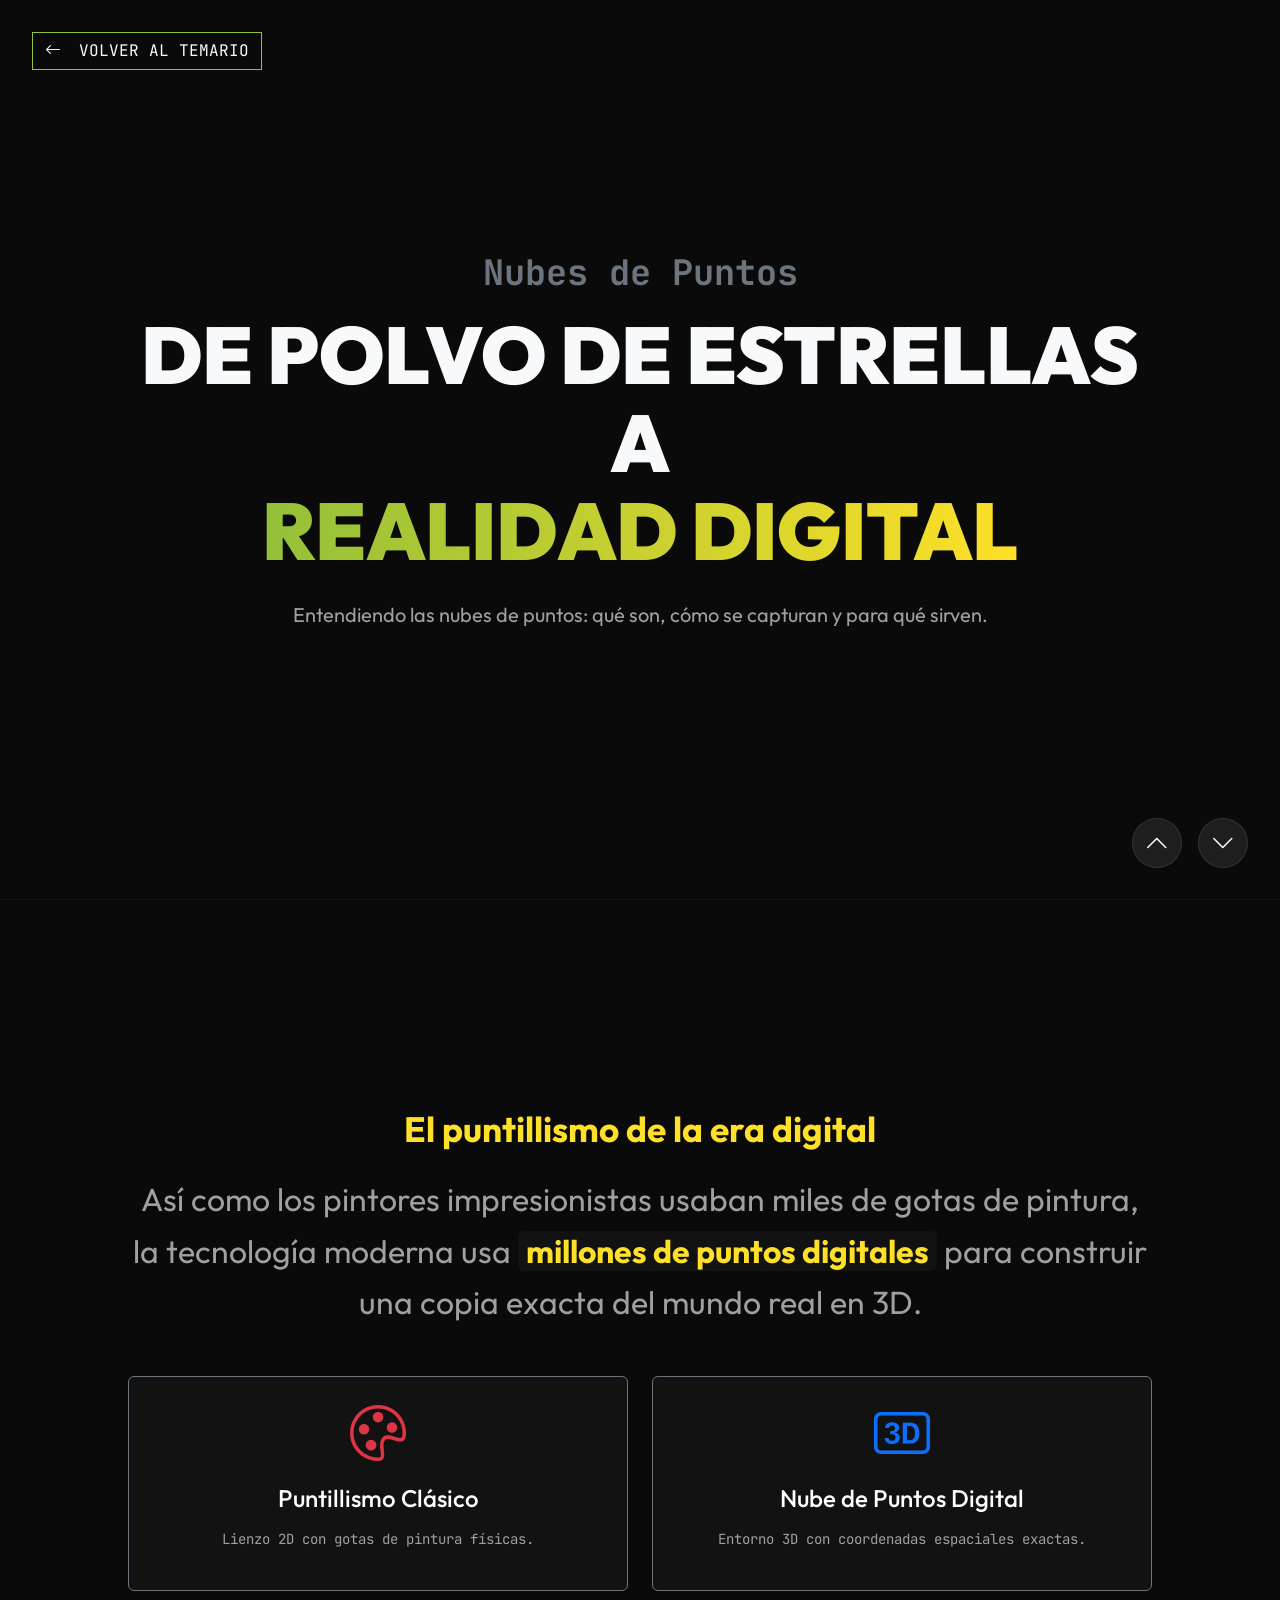
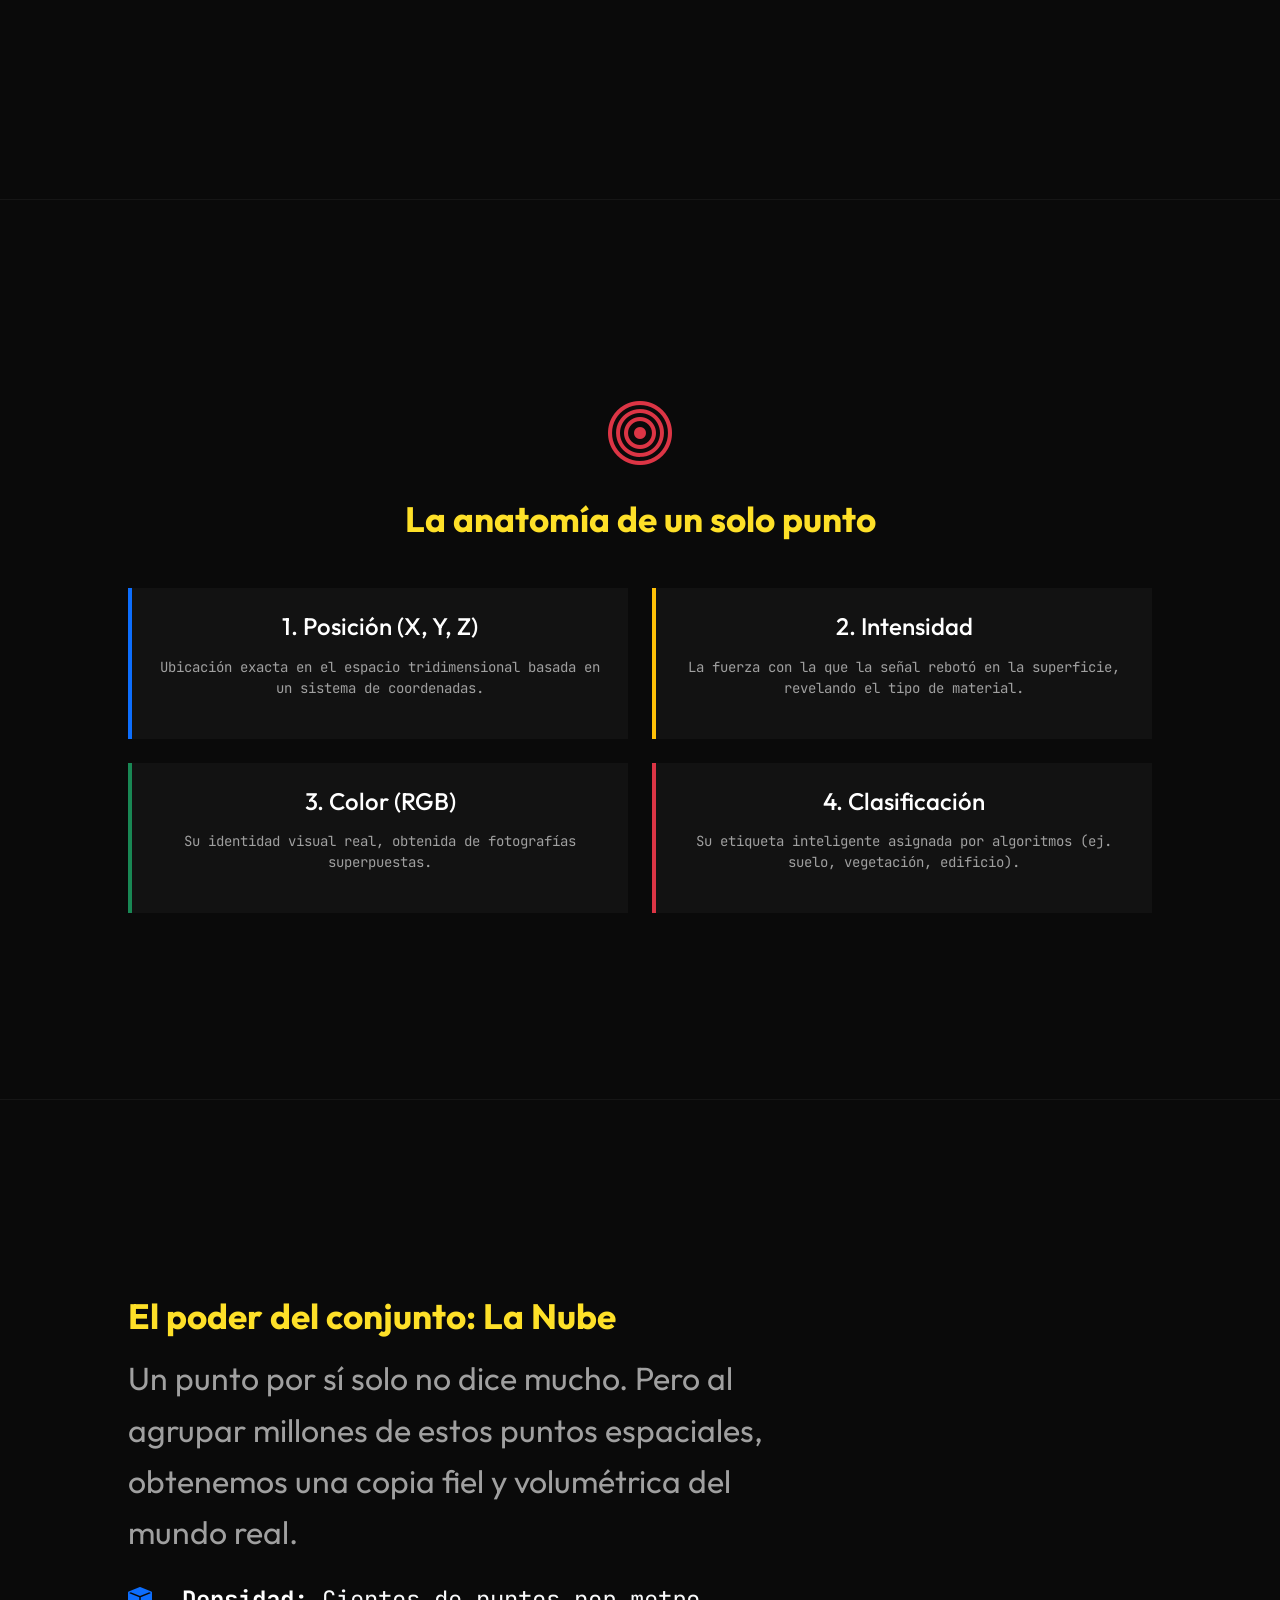
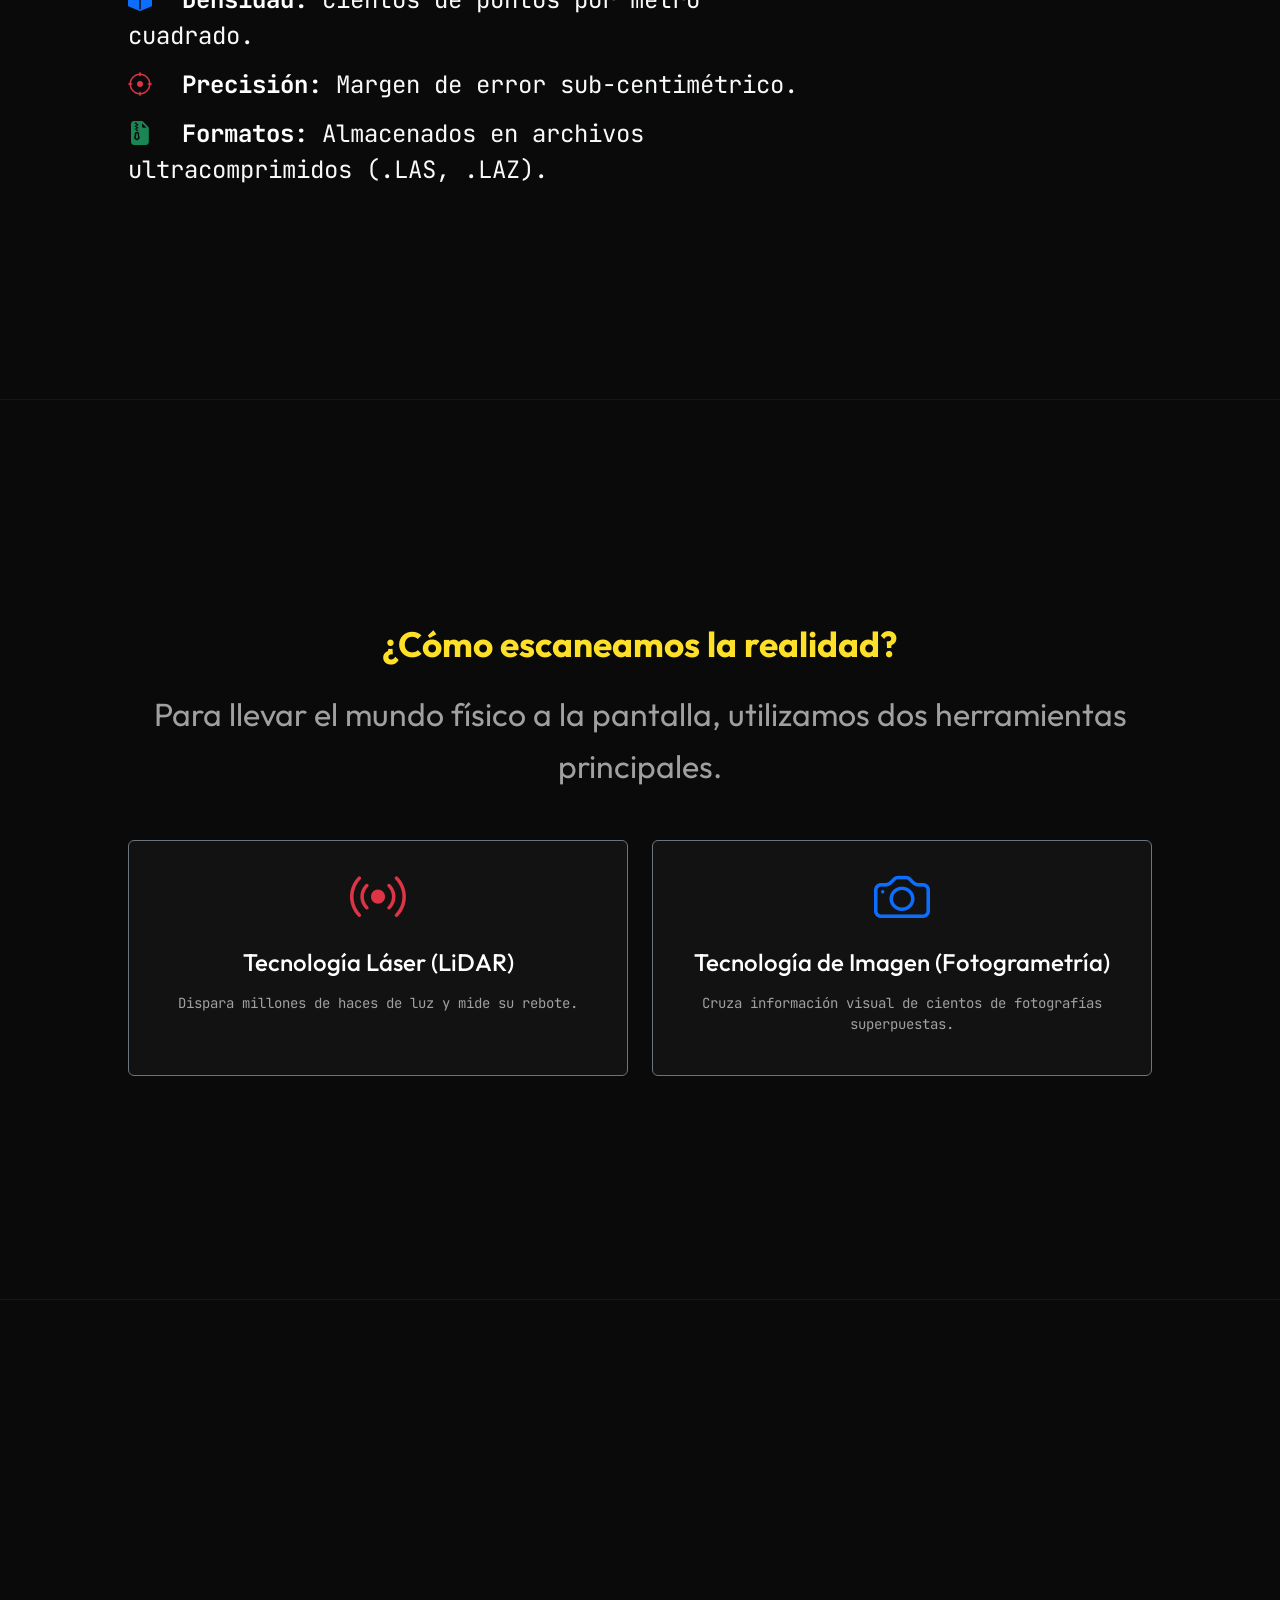
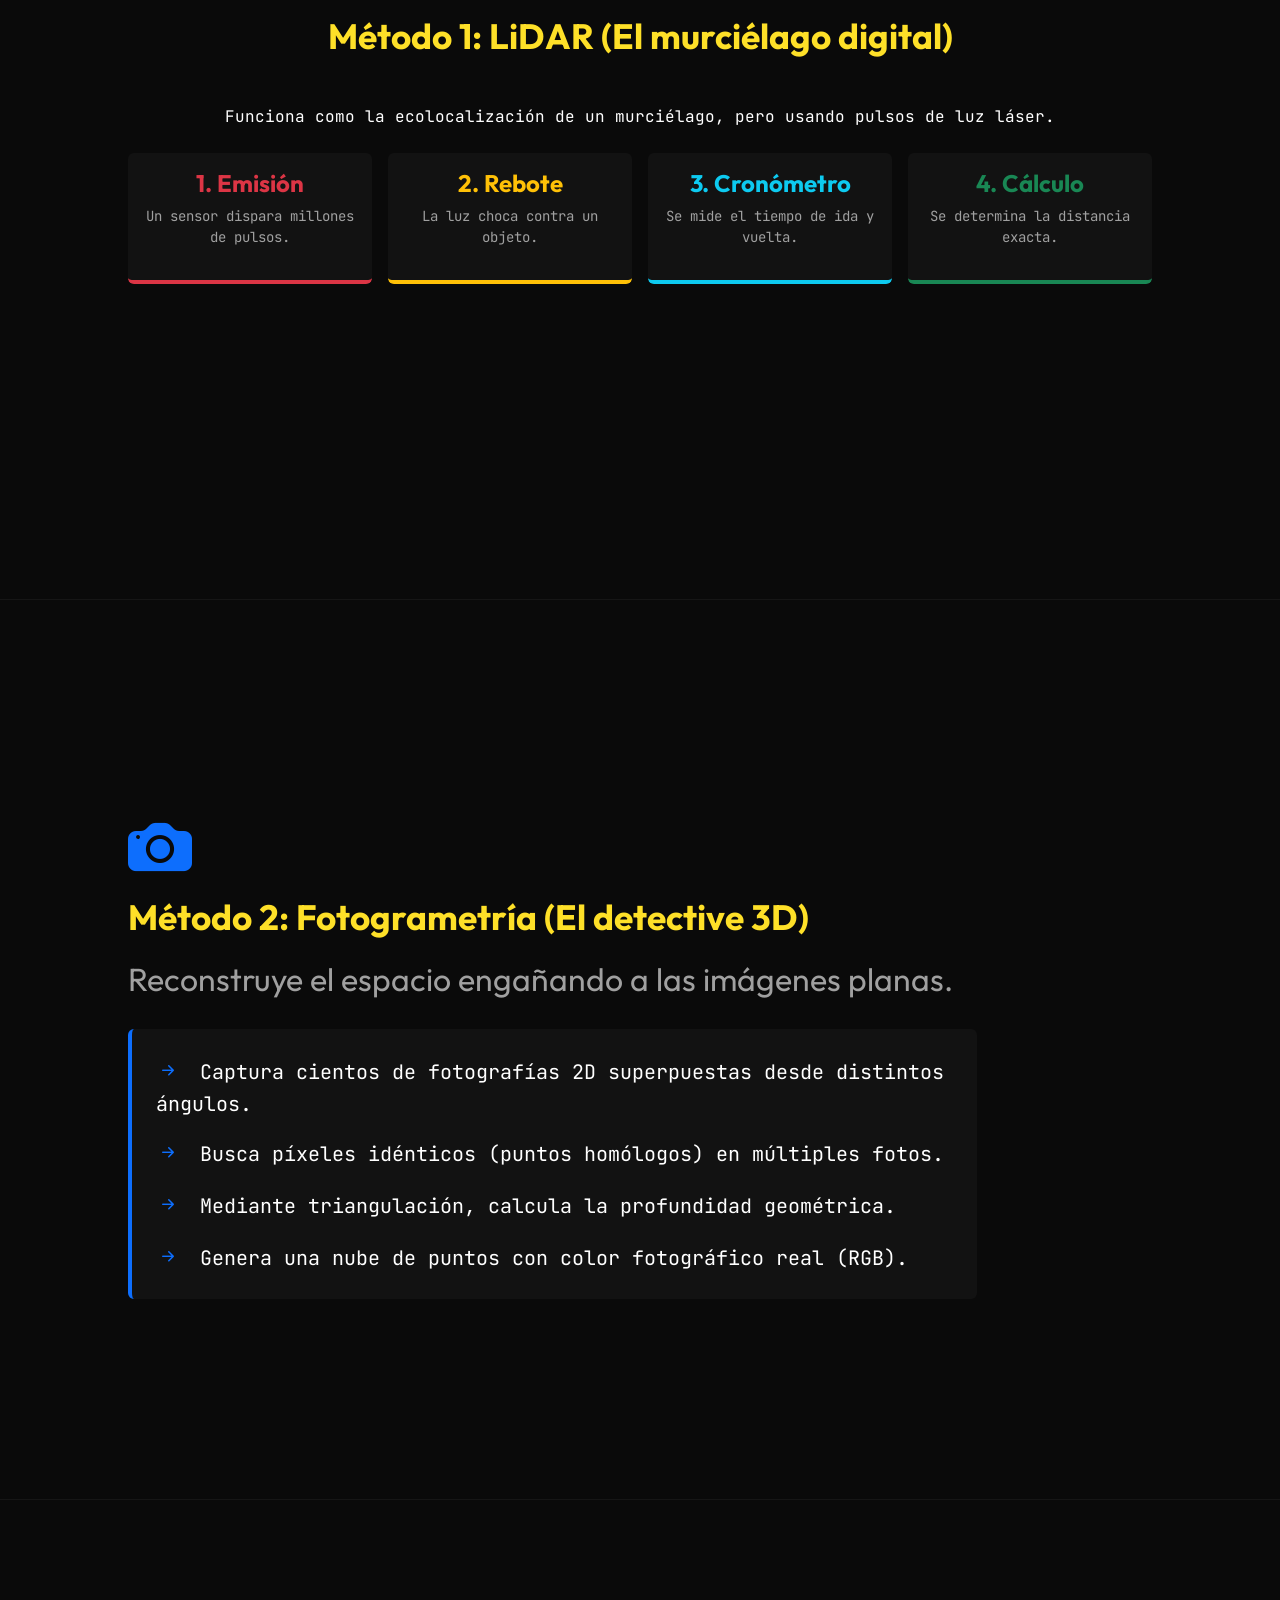
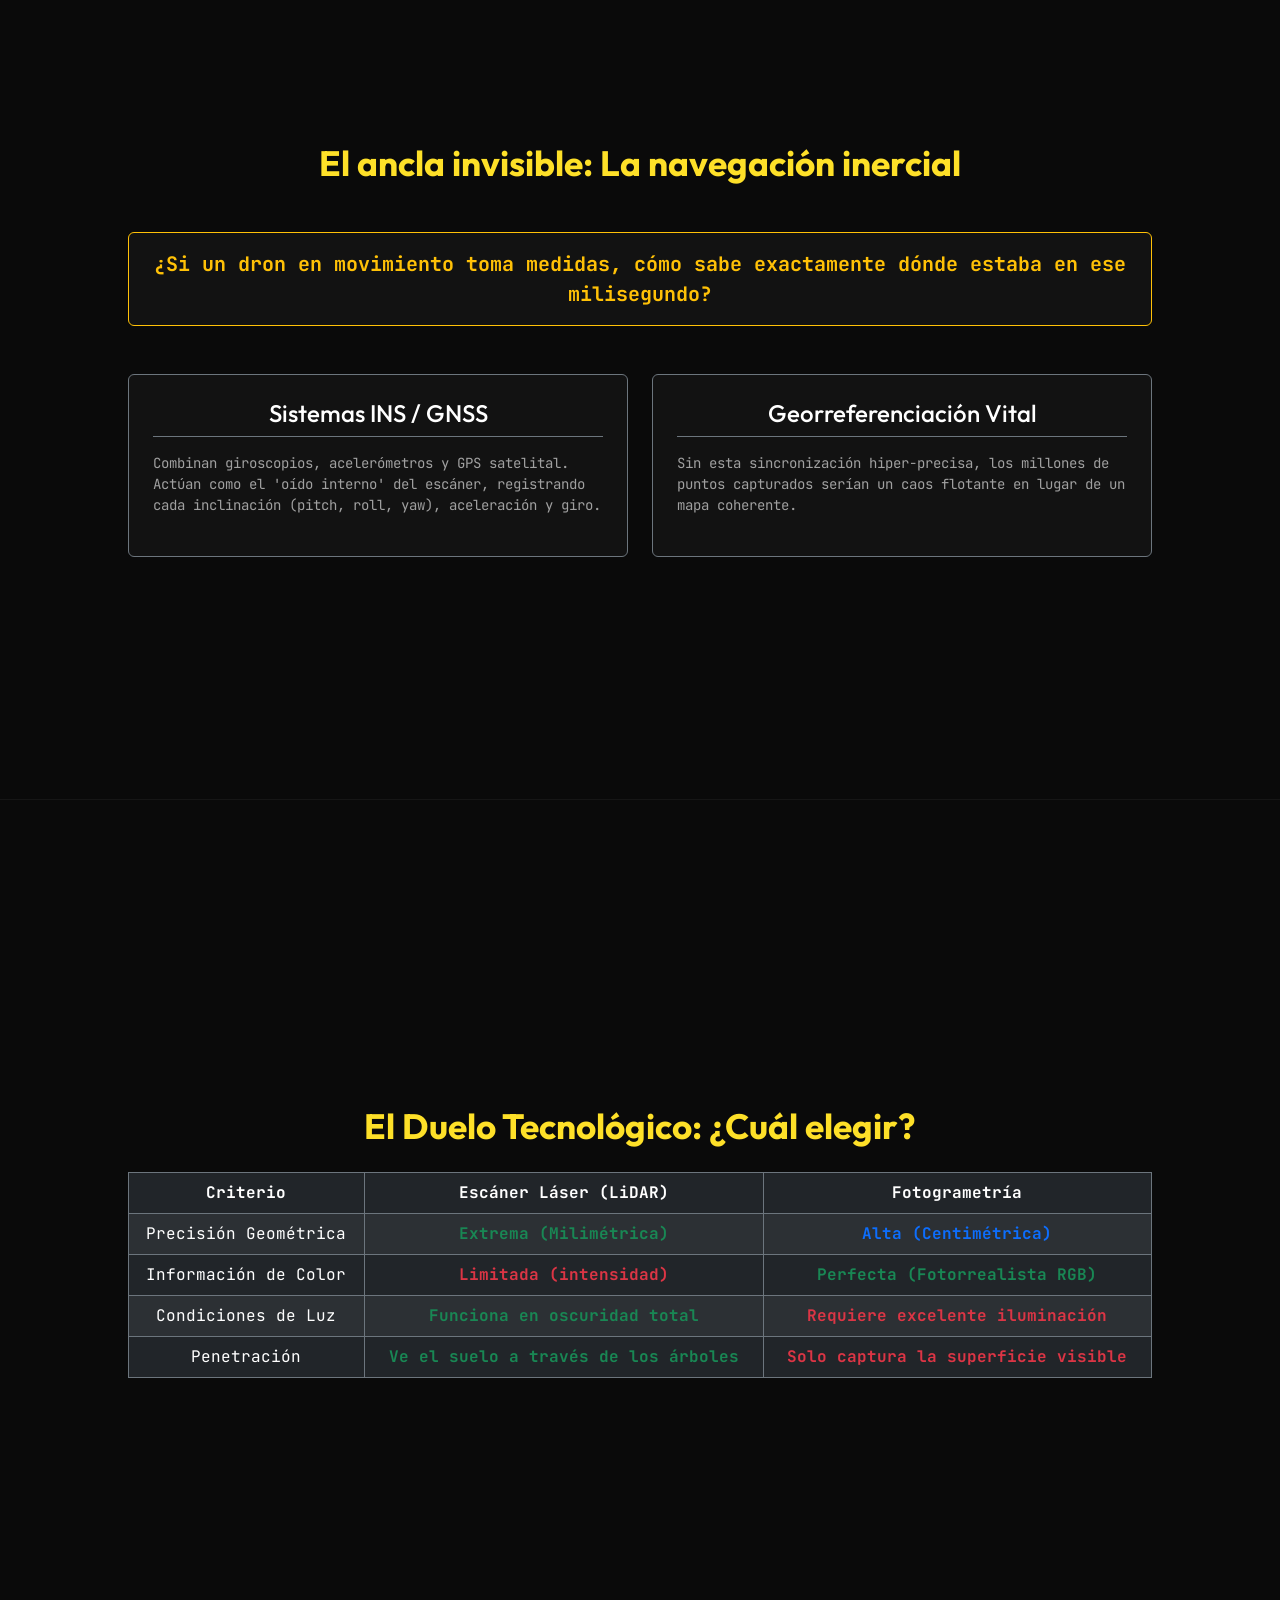
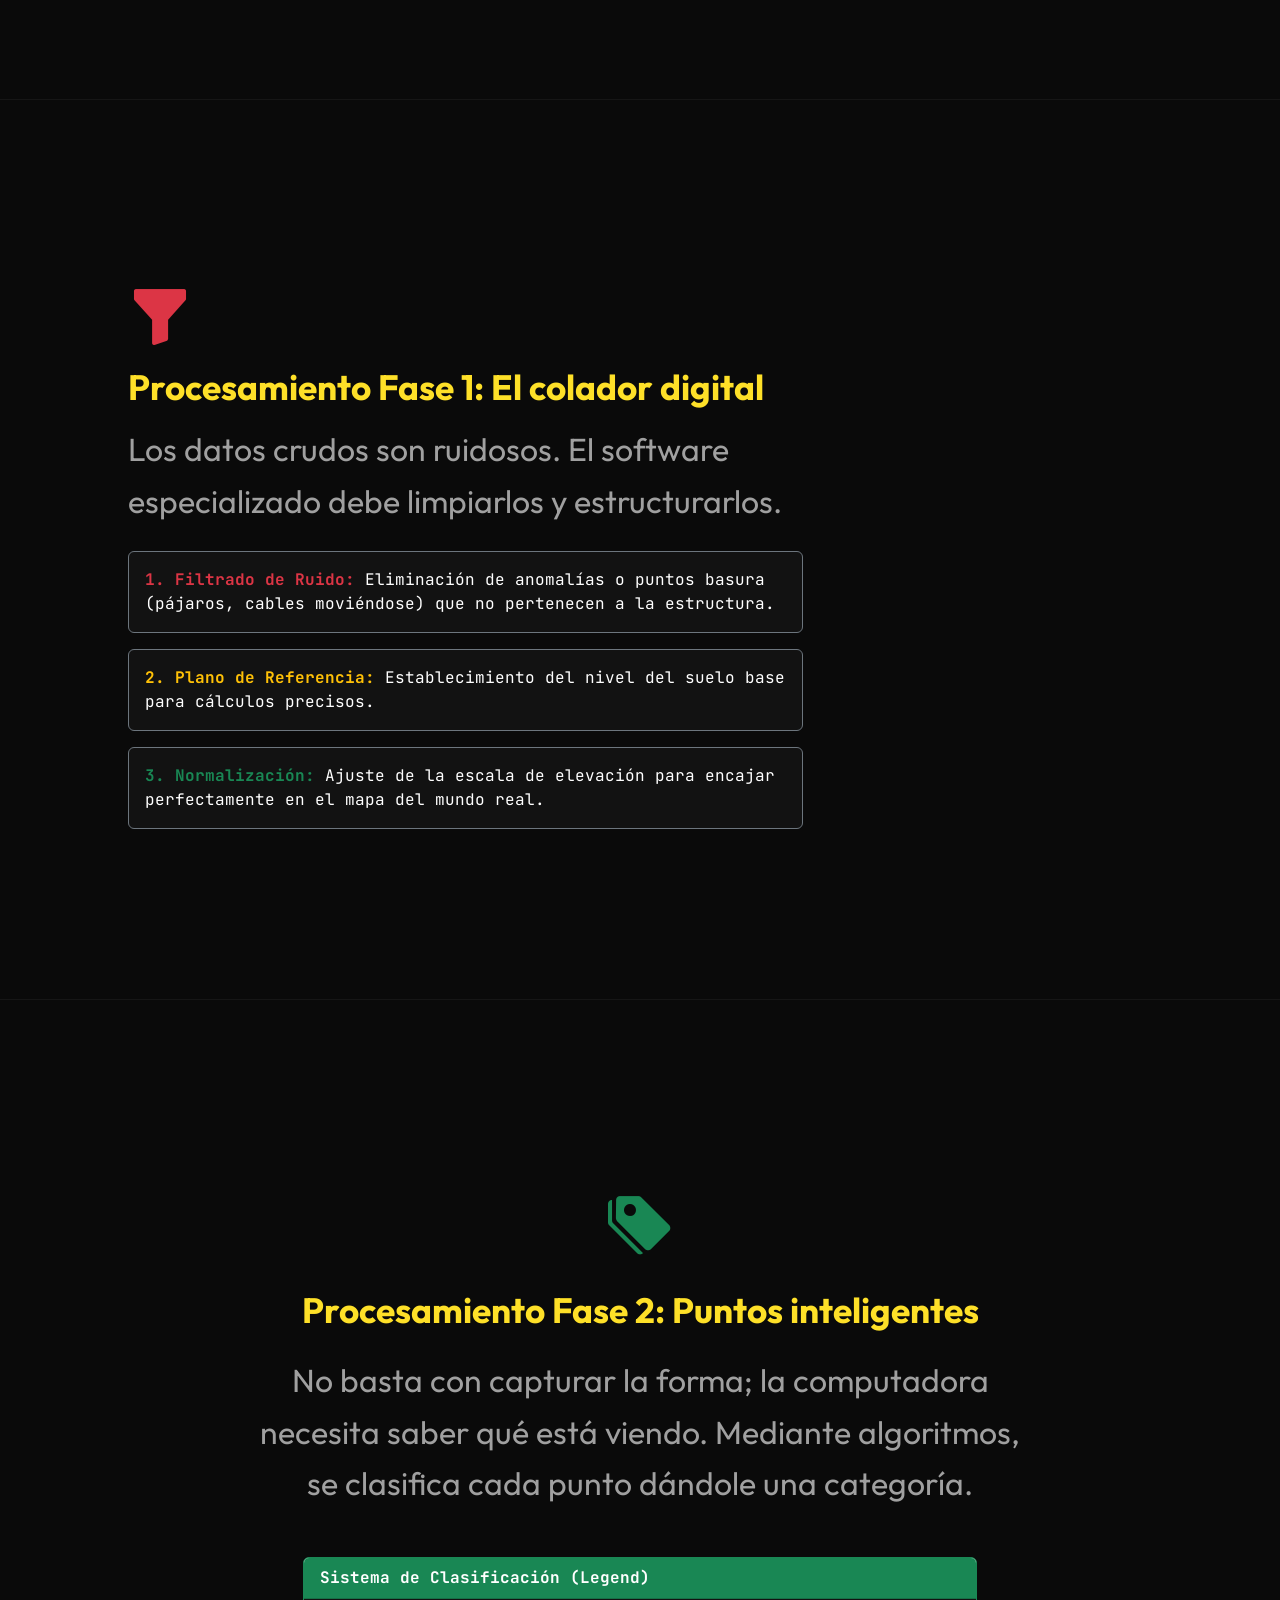
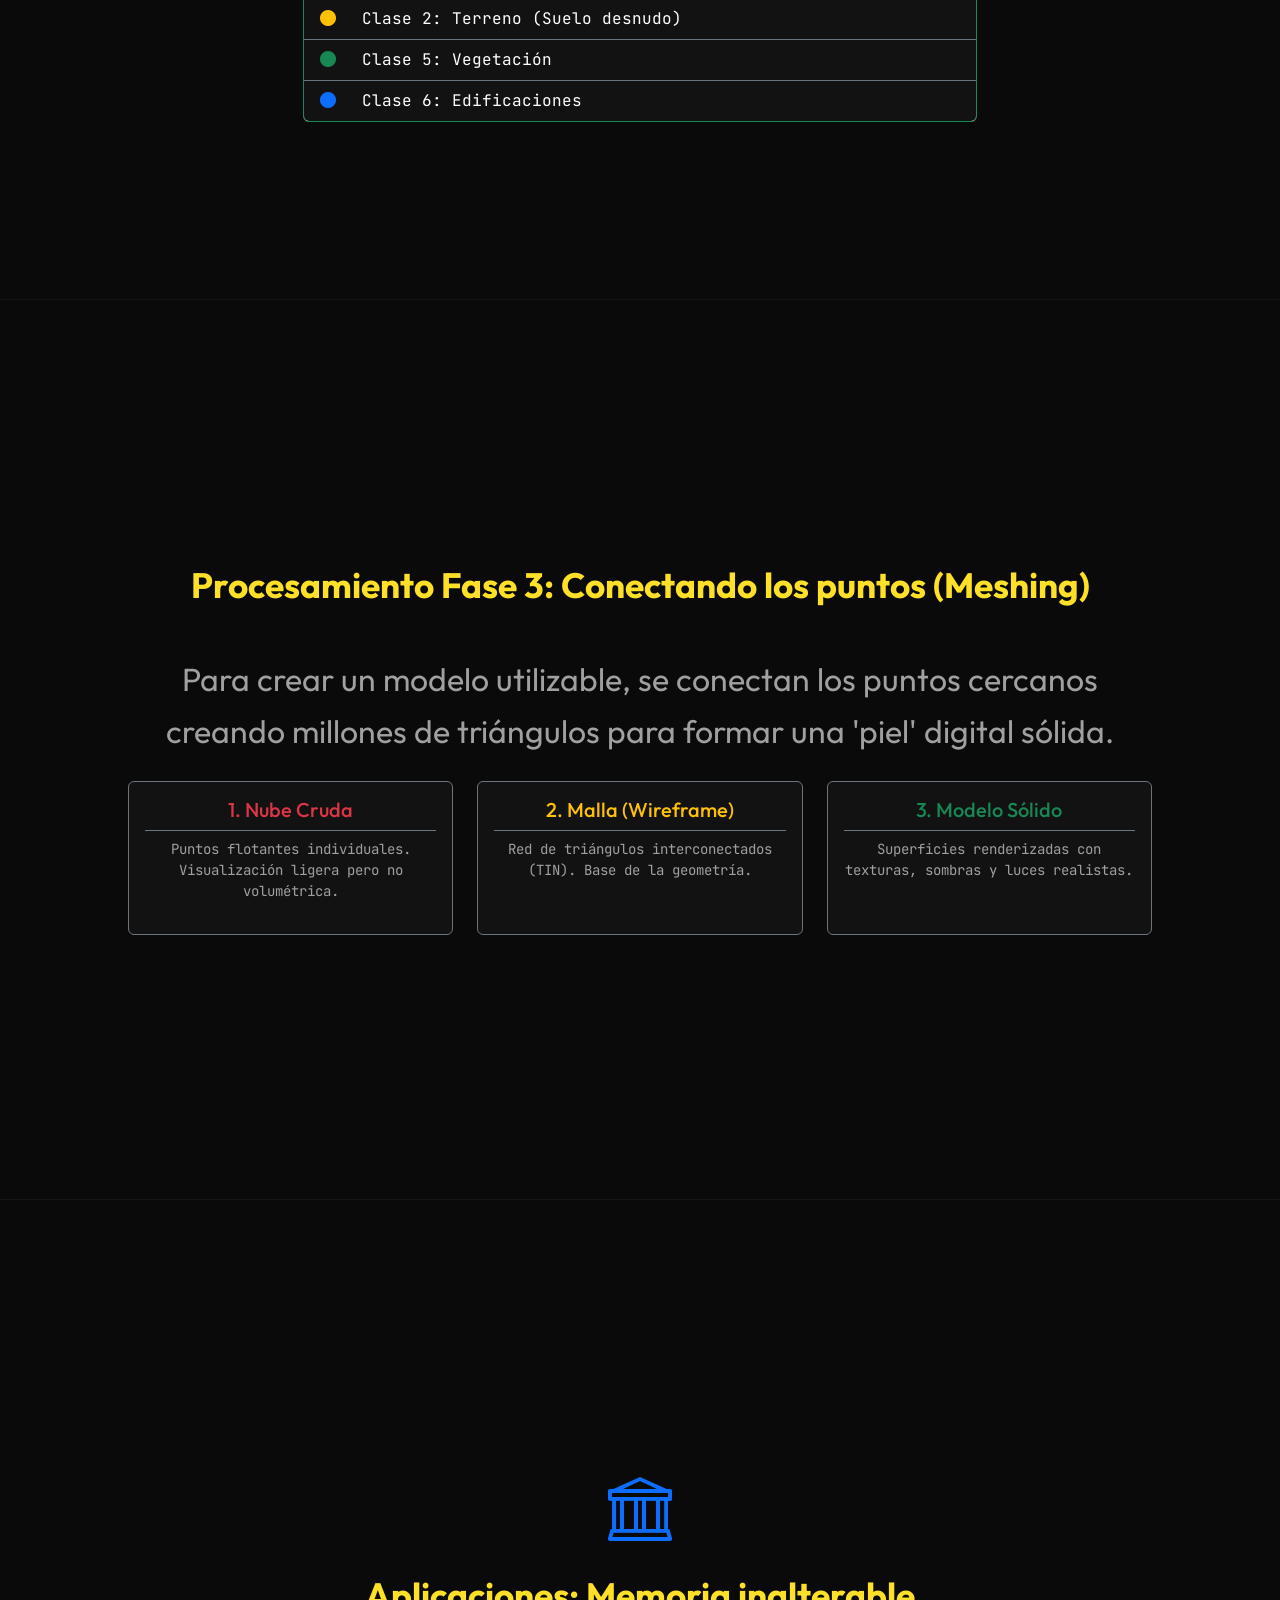
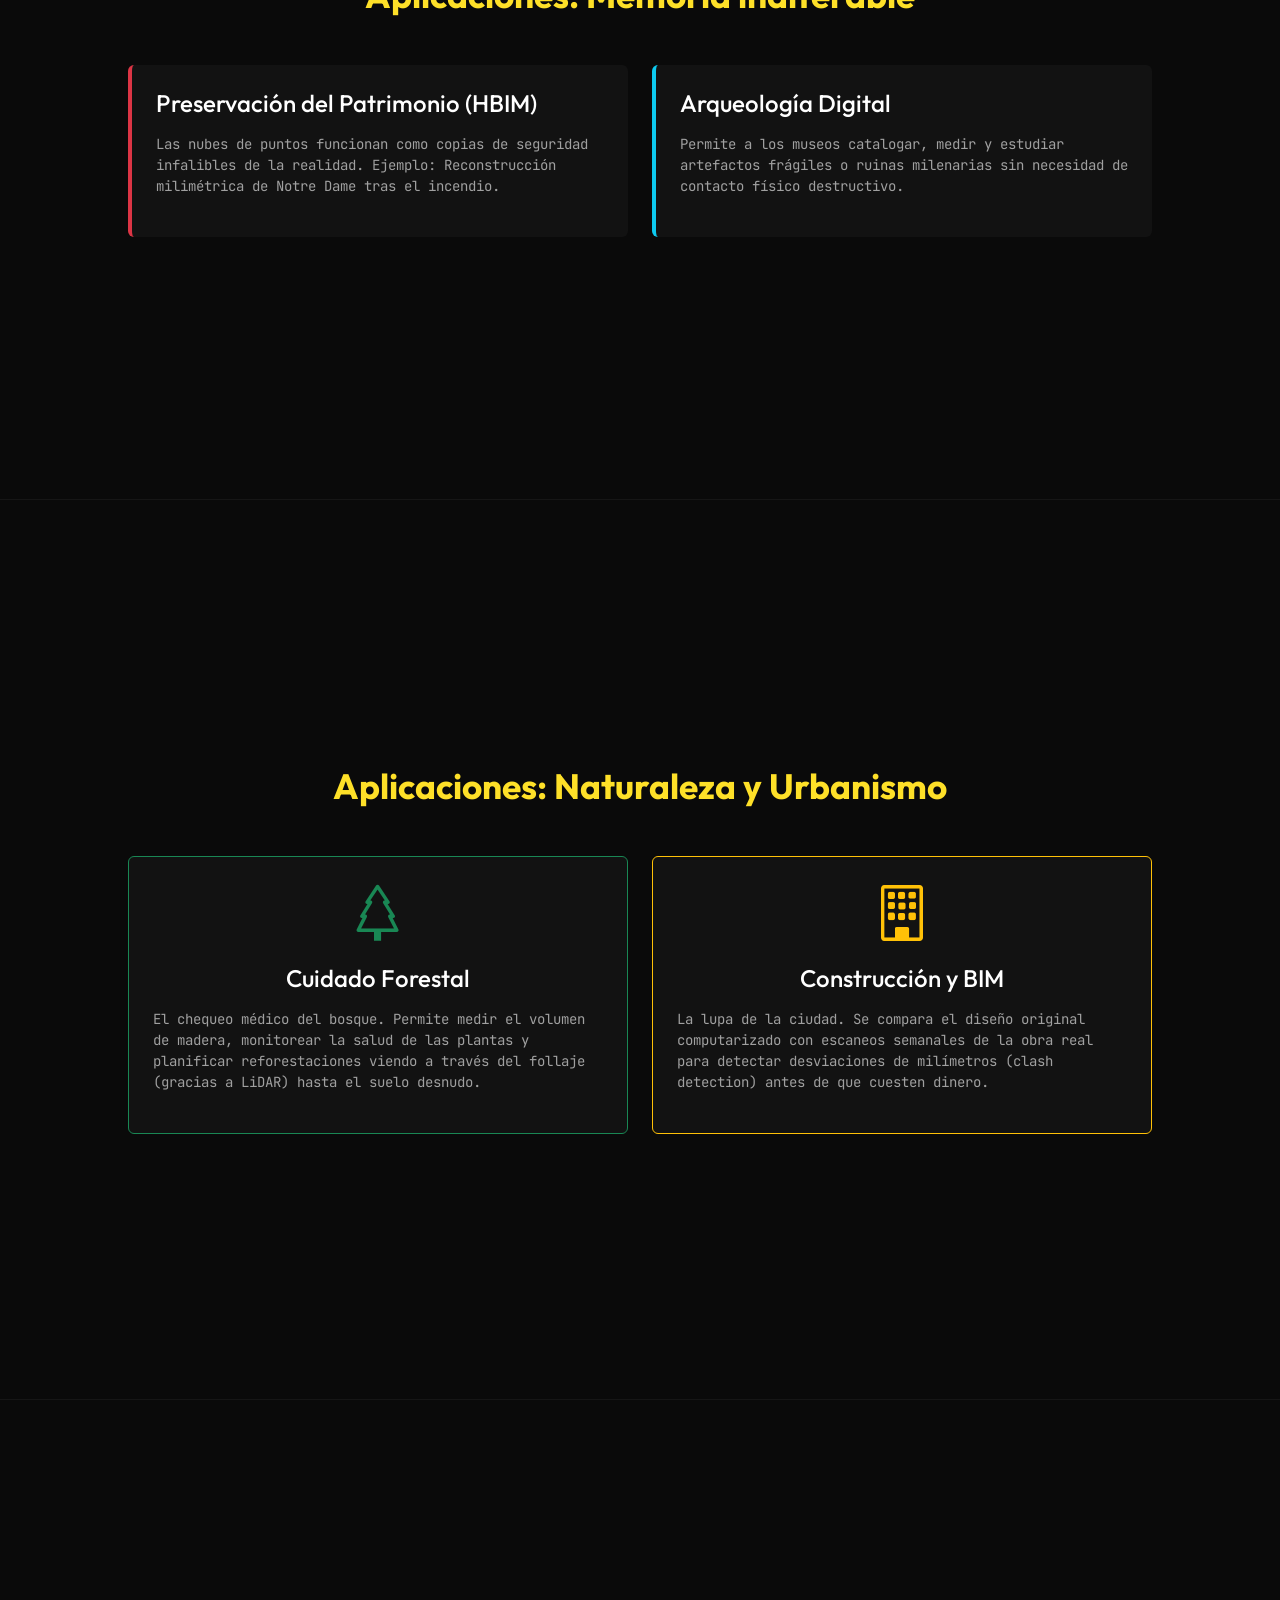
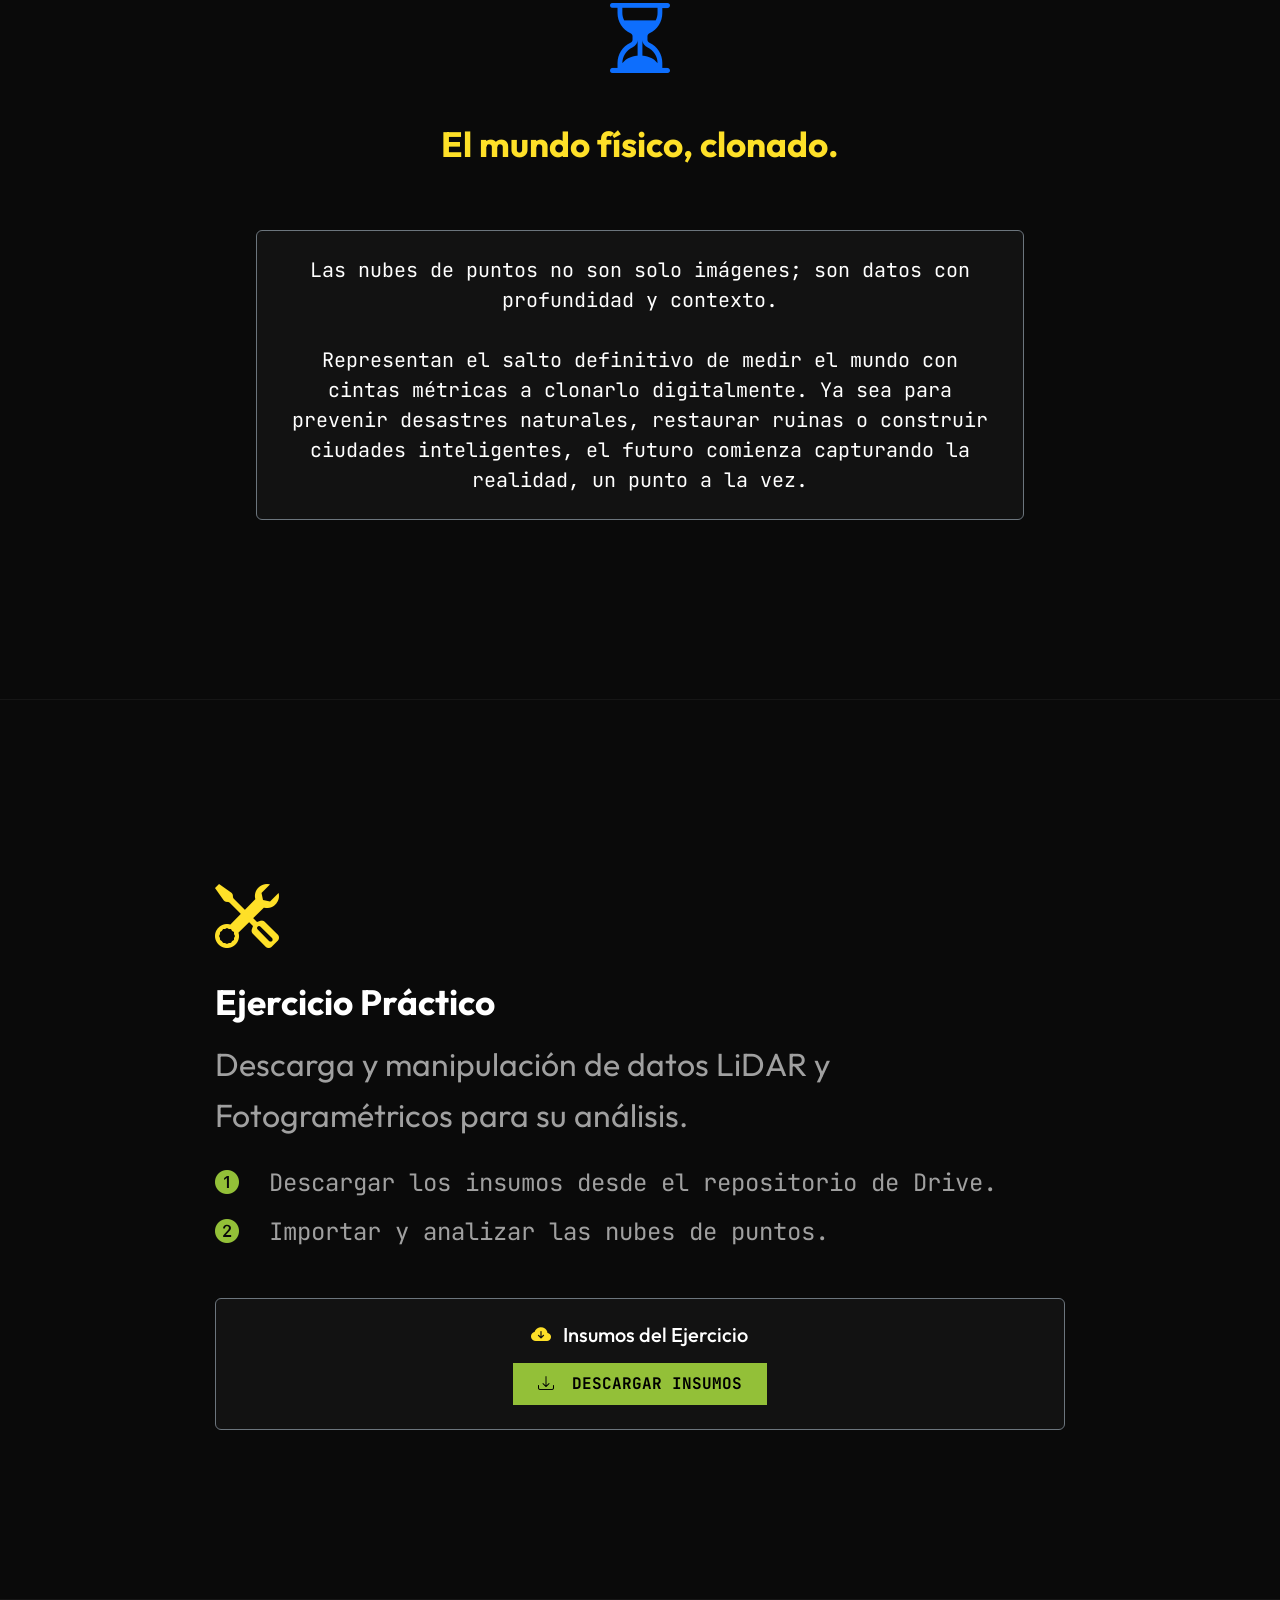
<file: pages/dia5.html>
<!DOCTYPE html>
<html lang="es" class="presentation-mode">
<head>
    <meta charset="UTF-8">
    <meta name="viewport" content="width=device-width, initial-scale=1.0">
    <title>Presentación Día 5 | Curso QGIS Civil</title>
    <link href="https://fonts.googleapis.com/css2?family=JetBrains+Mono:wght@400;700&family=Outfit:wght@300;500;700;900&display=swap" rel="stylesheet">
    <link href="https://cdn.jsdelivr.net/npm/bootstrap@5.3.3/dist/css/bootstrap.min.css" rel="stylesheet">
    <link rel="stylesheet" href="https://cdn.jsdelivr.net/npm/bootstrap-icons@1.11.3/font/bootstrap-icons.min.css">
    <link rel="stylesheet" href="../assets/css/styles.css">
</head>
<body>

    <a href="../index.html#temario" class="btn btn-outline-qgis btn-exit-presentation font-mono">
        <i class="bi bi-arrow-left me-2"></i> Volver al Temario
    </a>

    <!-- Slide 1: Portada -->
    <section class="slide text-center">
        <div class="position-relative z-index-1">
            <h2 class="slide-subtitle font-mono text-secondary">Nubes de Puntos</h2>
            <h1 class="slide-title">De polvo de estrellas a <br><span class="text-gradient-qgis">realidad digital</span></h1>
            <p class="slide-text mt-4 fs-5">Entendiendo las nubes de puntos: qué son, cómo se capturan y para qué sirven.</p>
        </div>
    </section>

    <!-- Slide 2: El Puntillismo -->
    <section class="slide">
        <div class="row align-items-center">
            <div class="col-lg-12">
                <h2 class="slide-subtitle text-center mb-4">El puntillismo de la era digital</h2>
                <p class="slide-text text-center mb-5">Así como los pintores impresionistas usaban miles de gotas de pintura, la tecnología moderna usa <strong class="text-qgis-yellow bg-dark px-2 rounded">millones de puntos digitales</strong> para construir una copia exacta del mundo real en 3D.</p>
                <div class="row g-4 font-mono">
                    <div class="col-md-6 text-center">
                        <div class="p-4 bg-dark border border-secondary h-100 rounded">
                            <i class="bi bi-palette text-danger display-4 mb-3 d-block"></i>
                            <h4 class="text-white">Puntillismo Clásico</h4>
                            <p class="text-muted-light small mt-3">Lienzo 2D con gotas de pintura físicas.</p>
                        </div>
                    </div>
                    <div class="col-md-6 text-center">
                        <div class="p-4 bg-dark border border-secondary h-100 rounded">
                            <i class="bi bi-badge-3d text-primary display-4 mb-3 d-block"></i>
                            <h4 class="text-white">Nube de Puntos Digital</h4>
                            <p class="text-muted-light small mt-3">Entorno 3D con coordenadas espaciales exactas.</p>
                        </div>
                    </div>
                </div>
            </div>
        </div>
    </section>

    <!-- Slide 3: Anatomía de un punto -->
    <section class="slide">
        <div class="row align-items-center">
            <div class="col-lg-12">
                <i class="bi bi-bullseye slide-icon text-danger d-block text-center mb-3"></i>
                <h2 class="slide-subtitle text-center mb-5">La anatomía de un solo punto</h2>
                <div class="row g-4 font-mono text-center">
                    <div class="col-md-6">
                        <div class="p-4 bg-dark border-start border-4 border-primary h-100">
                            <h4 class="text-white">1. Posición (X, Y, Z)</h4>
                            <p class="text-muted-light small mt-3">Ubicación exacta en el espacio tridimensional basada en un sistema de coordenadas.</p>
                        </div>
                    </div>
                    <div class="col-md-6">
                        <div class="p-4 bg-dark border-start border-4 border-warning h-100">
                            <h4 class="text-white">2. Intensidad</h4>
                            <p class="text-muted-light small mt-3">La fuerza con la que la señal rebotó en la superficie, revelando el tipo de material.</p>
                        </div>
                    </div>
                    <div class="col-md-6">
                        <div class="p-4 bg-dark border-start border-4 border-success h-100">
                            <h4 class="text-white">3. Color (RGB)</h4>
                            <p class="text-muted-light small mt-3">Su identidad visual real, obtenida de fotografías superpuestas.</p>
                        </div>
                    </div>
                    <div class="col-md-6">
                        <div class="p-4 bg-dark border-start border-4 border-danger h-100">
                            <h4 class="text-white">4. Clasificación</h4>
                            <p class="text-muted-light small mt-3">Su etiqueta inteligente asignada por algoritmos (ej. suelo, vegetación, edificio).</p>
                        </div>
                    </div>
                </div>
            </div>
        </div>
    </section>

    <!-- Slide 4: El Poder de la Nube -->
    <section class="slide">
        <div class="row align-items-center">
            <div class="col-lg-8">
                <h2 class="slide-subtitle">El poder del conjunto: La Nube</h2>
                <p class="slide-text">Un punto por sí solo no dice mucho. Pero al agrupar millones de estos puntos espaciales, obtenemos una copia fiel y volumétrica del mundo real.</p>
                <ul class="list-unstyled slide-list mt-4 font-mono">
                    <li><i class="bi bi-box-fill text-primary me-3"></i> <strong class="text-white">Densidad:</strong> Cientos de puntos por metro cuadrado.</li>
                    <li><i class="bi bi-crosshair text-danger me-3"></i> <strong class="text-white">Precisión:</strong> Margen de error sub-centimétrico.</li>
                    <li><i class="bi bi-file-earmark-zip-fill text-success me-3"></i> <strong class="text-white">Formatos:</strong> Almacenados en archivos ultracomprimidos (.LAS, .LAZ).</li>
                </ul>
            </div>
        </div>
    </section>

    <!-- Slide 5: Escaneando la realidad -->
    <section class="slide">
        <div class="row align-items-center">
            <div class="col-lg-12">
                <h2 class="slide-subtitle text-center mb-4">¿Cómo escaneamos la realidad?</h2>
                <p class="slide-text text-muted-light text-center mb-5">Para llevar el mundo físico a la pantalla, utilizamos dos herramientas principales.</p>
                <div class="row g-4 font-mono">
                    <div class="col-md-6 text-center">
                        <div class="p-4 bg-dark border border-secondary rounded h-100">
                            <i class="bi bi-broadcast text-danger display-4 mb-3 d-block"></i>
                            <h4 class="text-white">Tecnología Láser (LiDAR)</h4>
                            <p class="text-muted-light small mt-3">Dispara millones de haces de luz y mide su rebote.</p>
                        </div>
                    </div>
                    <div class="col-md-6 text-center">
                        <div class="p-4 bg-dark border border-secondary rounded h-100">
                            <i class="bi bi-camera text-primary display-4 mb-3 d-block"></i>
                            <h4 class="text-white">Tecnología de Imagen (Fotogrametría)</h4>
                            <p class="text-muted-light small mt-3">Cruza información visual de cientos de fotografías superpuestas.</p>
                        </div>
                    </div>
                </div>
            </div>
        </div>
    </section>

    <!-- Slide 6: LiDAR -->
    <section class="slide">
        <div class="row align-items-center">
            <div class="col-lg-12">
                <h2 class="slide-subtitle text-center mb-5">Método 1: LiDAR (El murciélago digital)</h2>
                <p class="text-center font-mono text-white mb-4">Funciona como la ecolocalización de un murciélago, pero usando pulsos de luz láser.</p>
                <div class="d-flex justify-content-between flex-wrap text-center font-mono gap-3">
                    <div class="bg-dark p-3 rounded border-bottom border-4 border-danger" style="flex:1;">
                        <h4 class="text-danger fw-bold">1. Emisión</h4>
                        <p class="small text-muted-light">Un sensor dispara millones de pulsos.</p>
                    </div>
                    <div class="bg-dark p-3 rounded border-bottom border-4 border-warning" style="flex:1;">
                        <h4 class="text-warning fw-bold">2. Rebote</h4>
                        <p class="small text-muted-light">La luz choca contra un objeto.</p>
                    </div>
                    <div class="bg-dark p-3 rounded border-bottom border-4 border-info" style="flex:1;">
                        <h4 class="text-info fw-bold">3. Cronómetro</h4>
                        <p class="small text-muted-light">Se mide el tiempo de ida y vuelta.</p>
                    </div>
                    <div class="bg-dark p-3 rounded border-bottom border-4 border-success" style="flex:1;">
                        <h4 class="text-success fw-bold">4. Cálculo</h4>
                        <p class="small text-muted-light">Se determina la distancia exacta.</p>
                    </div>
                </div>
            </div>
        </div>
    </section>

    <!-- Slide 7: Fotogrametría -->
    <section class="slide">
        <div class="row align-items-center">
            <div class="col-lg-10">
                <i class="bi bi-camera-fill slide-icon text-primary"></i>
                <h2 class="slide-subtitle">Método 2: Fotogrametría (El detective 3D)</h2>
                <p class="slide-text">Reconstruye el espacio engañando a las imágenes planas.</p>
                <div class="mt-4 p-4 border-start border-4 border-primary bg-dark rounded font-mono">
                    <ul class="text-white fs-5 list-unstyled mb-0">
                        <li class="mb-3"><i class="bi bi-arrow-right-short text-primary me-2 fs-4"></i> Captura cientos de fotografías 2D superpuestas desde distintos ángulos.</li>
                        <li class="mb-3"><i class="bi bi-arrow-right-short text-primary me-2 fs-4"></i> Busca píxeles idénticos (puntos homólogos) en múltiples fotos.</li>
                        <li class="mb-3"><i class="bi bi-arrow-right-short text-primary me-2 fs-4"></i> Mediante triangulación, calcula la profundidad geométrica.</li>
                        <li><i class="bi bi-arrow-right-short text-primary me-2 fs-4"></i> Genera una nube de puntos con color fotográfico real (RGB).</li>
                    </ul>
                </div>
            </div>
        </div>
    </section>

    <!-- Slide 8: Navegación Inercial -->
    <section class="slide">
        <div class="row align-items-center">
            <div class="col-lg-12">
                <h2 class="slide-subtitle text-center mb-5">El ancla invisible: La navegación inercial</h2>
                <div class="alert alert-warning bg-dark border-warning text-warning font-mono text-center mb-5 fs-5">
                    <strong>¿Si un dron en movimiento toma medidas, cómo sabe exactamente dónde estaba en ese milisegundo?</strong>
                </div>
                <div class="row font-mono g-4">
                    <div class="col-md-6">
                        <div class="p-4 bg-dark border border-secondary h-100 rounded">
                            <h4 class="text-white text-center border-bottom border-secondary pb-2">Sistemas INS / GNSS</h4>
                            <p class="text-muted-light small mt-3 text-justify">Combinan giroscopios, acelerómetros y GPS satelital. Actúan como el 'oído interno' del escáner, registrando cada inclinación (pitch, roll, yaw), aceleración y giro.</p>
                        </div>
                    </div>
                    <div class="col-md-6">
                        <div class="p-4 bg-dark border border-secondary h-100 rounded">
                            <h4 class="text-white text-center border-bottom border-secondary pb-2">Georreferenciación Vital</h4>
                            <p class="text-muted-light small mt-3 text-justify">Sin esta sincronización hiper-precisa, los millones de puntos capturados serían un caos flotante en lugar de un mapa coherente.</p>
                        </div>
                    </div>
                </div>
            </div>
        </div>
    </section>

    <!-- Slide 9: Duelo Tecnológico -->
    <section class="slide">
        <div class="row align-items-center">
            <div class="col-lg-12">
                <h2 class="slide-subtitle text-center mb-4">El Duelo Tecnológico: ¿Cuál elegir?</h2>
                <div class="table-responsive font-mono">
                    <table class="table table-dark table-striped table-bordered border-secondary text-center align-middle">
                        <thead class="text-qgis-yellow">
                            <tr>
                                <th>Criterio</th>
                                <th>Escáner Láser (LiDAR)</th>
                                <th>Fotogrametría</th>
                            </tr>
                        </thead>
                        <tbody class="text-white">
                            <tr>
                                <td>Precisión Geométrica</td>
                                <td class="text-success fw-bold">Extrema (Milimétrica)</td>
                                <td class="text-primary fw-bold">Alta (Centimétrica)</td>
                            </tr>
                            <tr>
                                <td>Información de Color</td>
                                <td class="text-danger fw-bold">Limitada (intensidad)</td>
                                <td class="text-success fw-bold">Perfecta (Fotorrealista RGB)</td>
                            </tr>
                            <tr>
                                <td>Condiciones de Luz</td>
                                <td class="text-success fw-bold">Funciona en oscuridad total</td>
                                <td class="text-danger fw-bold">Requiere excelente iluminación</td>
                            </tr>
                            <tr>
                                <td>Penetración</td>
                                <td class="text-success fw-bold">Ve el suelo a través de los árboles</td>
                                <td class="text-danger fw-bold">Solo captura la superficie visible</td>
                            </tr>
                        </tbody>
                    </table>
                </div>
            </div>
        </div>
    </section>

    <!-- Slide 10: Fase 1 Filtrado -->
    <section class="slide">
        <div class="row align-items-center">
            <div class="col-lg-8">
                <i class="bi bi-funnel-fill slide-icon text-danger"></i>
                <h2 class="slide-subtitle">Procesamiento Fase 1: El colador digital</h2>
                <p class="slide-text">Los datos crudos son ruidosos. El software especializado debe limpiarlos y estructurarlos.</p>
                <div class="mt-4 font-mono">
                    <div class="p-3 bg-dark border border-secondary rounded mb-3 text-white">
                        <strong class="text-danger">1. Filtrado de Ruido:</strong> Eliminación de anomalías o puntos basura (pájaros, cables moviéndose) que no pertenecen a la estructura.
                    </div>
                    <div class="p-3 bg-dark border border-secondary rounded mb-3 text-white">
                        <strong class="text-warning">2. Plano de Referencia:</strong> Establecimiento del nivel del suelo base para cálculos precisos.
                    </div>
                    <div class="p-3 bg-dark border border-secondary rounded text-white">
                        <strong class="text-success">3. Normalización:</strong> Ajuste de la escala de elevación para encajar perfectamente en el mapa del mundo real.
                    </div>
                </div>
            </div>
        </div>
    </section>

    <!-- Slide 11: Fase 2 Clasificación -->
    <section class="slide">
        <div class="row align-items-center">
            <div class="col-lg-12">
                <i class="bi bi-tags-fill slide-icon text-success d-block text-center mb-3"></i>
                <h2 class="slide-subtitle text-center mb-4">Procesamiento Fase 2: Puntos inteligentes</h2>
                <p class="slide-text text-center w-75 mx-auto mb-5">No basta con capturar la forma; la computadora necesita saber qué está viendo. Mediante algoritmos, se clasifica cada punto dándole una categoría.</p>
                <div class="row justify-content-center font-mono">
                    <div class="col-md-8">
                        <div class="card border-success bg-darker">
                            <div class="card-header bg-success text-white fw-bold">
                                Sistema de Clasificación (Legend)
                            </div>
                            <ul class="list-group list-group-flush">
                                <li class="list-group-item bg-dark text-white border-secondary"><i class="bi bi-circle-fill text-warning me-3"></i> Clase 2: Terreno (Suelo desnudo)</li>
                                <li class="list-group-item bg-dark text-white border-secondary"><i class="bi bi-circle-fill text-success me-3"></i> Clase 5: Vegetación</li>
                                <li class="list-group-item bg-dark text-white border-secondary"><i class="bi bi-circle-fill text-primary me-3"></i> Clase 6: Edificaciones</li>
                            </ul>
                        </div>
                    </div>
                </div>
            </div>
        </div>
    </section>

    <!-- Slide 12: Fase 3 Meshing -->
    <section class="slide">
        <div class="row align-items-center">
            <div class="col-lg-12">
                <h2 class="slide-subtitle text-center mb-5">Procesamiento Fase 3: Conectando los puntos (Meshing)</h2>
                <p class="slide-text text-center mb-4">Para crear un modelo utilizable, se conectan los puntos cercanos creando millones de triángulos para formar una 'piel' digital sólida.</p>
                <div class="row g-4 font-mono text-center">
                    <div class="col-md-4">
                        <div class="p-3 bg-dark border border-secondary rounded h-100">
                            <h5 class="text-danger border-bottom border-secondary pb-2">1. Nube Cruda</h5>
                            <p class="small text-muted-light mt-2">Puntos flotantes individuales. Visualización ligera pero no volumétrica.</p>
                        </div>
                    </div>
                    <div class="col-md-4">
                        <div class="p-3 bg-dark border border-secondary rounded h-100">
                            <h5 class="text-warning border-bottom border-secondary pb-2">2. Malla (Wireframe)</h5>
                            <p class="small text-muted-light mt-2">Red de triángulos interconectados (TIN). Base de la geometría.</p>
                        </div>
                    </div>
                    <div class="col-md-4">
                        <div class="p-3 bg-dark border border-secondary rounded h-100">
                            <h5 class="text-success border-bottom border-secondary pb-2">3. Modelo Sólido</h5>
                            <p class="small text-muted-light mt-2">Superficies renderizadas con texturas, sombras y luces realistas.</p>
                        </div>
                    </div>
                </div>
            </div>
        </div>
    </section>

    <!-- Slide 13: Aplicaciones HBIM -->
    <section class="slide">
        <div class="row align-items-center">
            <div class="col-lg-12">
                <i class="bi bi-bank slide-icon text-primary d-block text-center mb-3"></i>
                <h2 class="slide-subtitle text-center mb-5">Aplicaciones: Memoria inalterable</h2>
                <div class="row g-4 font-mono">
                    <div class="col-md-6">
                        <div class="p-4 bg-dark border-start border-4 border-danger h-100 rounded">
                            <h4 class="text-white">Preservación del Patrimonio (HBIM)</h4>
                            <p class="text-muted-light small mt-3">Las nubes de puntos funcionan como copias de seguridad infalibles de la realidad. Ejemplo: Reconstrucción milimétrica de Notre Dame tras el incendio.</p>
                        </div>
                    </div>
                    <div class="col-md-6">
                        <div class="p-4 bg-dark border-start border-4 border-info h-100 rounded">
                            <h4 class="text-white">Arqueología Digital</h4>
                            <p class="text-muted-light small mt-3">Permite a los museos catalogar, medir y estudiar artefactos frágiles o ruinas milenarias sin necesidad de contacto físico destructivo.</p>
                        </div>
                    </div>
                </div>
            </div>
        </div>
    </section>

    <!-- Slide 14: Aplicaciones Naturaleza/BIM -->
    <section class="slide">
        <div class="row align-items-center">
            <div class="col-lg-12">
                <h2 class="slide-subtitle text-center mb-5">Aplicaciones: Naturaleza y Urbanismo</h2>
                <div class="row g-4 font-mono">
                    <div class="col-md-6">
                        <div class="p-4 bg-dark border border-success h-100 rounded">
                            <i class="bi bi-tree text-success display-4 mb-3 d-block text-center"></i>
                            <h4 class="text-white text-center">Cuidado Forestal</h4>
                            <p class="text-muted-light small mt-3 text-justify">El chequeo médico del bosque. Permite medir el volumen de madera, monitorear la salud de las plantas y planificar reforestaciones viendo a través del follaje (gracias a LiDAR) hasta el suelo desnudo.</p>
                        </div>
                    </div>
                    <div class="col-md-6">
                        <div class="p-4 bg-dark border border-warning h-100 rounded">
                            <i class="bi bi-building text-warning display-4 mb-3 d-block text-center"></i>
                            <h4 class="text-white text-center">Construcción y BIM</h4>
                            <p class="text-muted-light small mt-3 text-justify">La lupa de la ciudad. Se compara el diseño original computarizado con escaneos semanales de la obra real para detectar desviaciones de milímetros (clash detection) antes de que cuesten dinero.</p>
                        </div>
                    </div>
                </div>
            </div>
        </div>
    </section>

    <!-- Slide 15: Conclusión -->
    <section class="slide text-center">
        <div class="row align-items-center">
            <div class="col-lg-12">
                <i class="bi bi-hourglass-split slide-icon text-primary" style="font-size: 5rem;"></i>
                <h2 class="slide-subtitle mt-4">El mundo físico, clonado.</h2>
                <div class="mt-5 p-4 bg-dark border border-secondary rounded d-inline-block font-mono text-white w-75 mx-auto text-center fs-5">
                    Las nubes de puntos no son solo imágenes; son datos con profundidad y contexto.<br><br>Representan el salto definitivo de medir el mundo con cintas métricas a clonarlo digitalmente. Ya sea para prevenir desastres naturales, restaurar ruinas o construir ciudades inteligentes, el futuro comienza capturando la realidad, un punto a la vez.
                </div>
            </div>
        </div>
    </section>

    <!-- Slide 16: Ejercicio Práctico -->
    <section class="slide">
        <div class="row align-items-center justify-content-center">
            <div class="col-lg-10">
                <i class="bi bi-tools slide-icon text-qgis-yellow d-block mb-3"></i>
                <h2 class="slide-subtitle text-white">Ejercicio Práctico</h2>
                <p class="slide-text mt-3">Descarga y manipulación de datos LiDAR y Fotogramétricos para su análisis.</p>
                <ul class="list-unstyled slide-list mt-4 font-mono text-muted-light text-start">
                    <li><i class="bi bi-1-circle-fill text-qgis-light me-3"></i> Descargar los insumos desde el repositorio de Drive.</li>
                    <li><i class="bi bi-2-circle-fill text-qgis-light me-3"></i> Importar y analizar las nubes de puntos.</li>
                </ul>
                <div class="mt-5 p-4 bg-dark bg-darker border border-secondary rounded text-center">
                    <h5 class="text-white mb-3"><i class="bi bi-cloud-arrow-down-fill text-qgis-yellow me-2"></i> Insumos del Ejercicio</h5>
                    <a href="https://drive.google.com/drive/folders/1d9TNcm5wxUjL0ZUK27iRLCPjoY2e4bPE?usp=sharing" target="_blank" class="btn btn-qgis-primary font-mono fw-bold px-4 py-2">
                        <i class="bi bi-download me-2"></i> DESCARGAR INSUMOS
                    </a>
                </div>
            </div>
        </div>
    </section>

    <!-- Navigation Controls -->
    <div class="presentation-nav">
        <button id="btnPrevSlide" class="btn-nav-slide"><i class="bi bi-chevron-up"></i></button>
        <button id="btnNextSlide" class="btn-nav-slide"><i class="bi bi-chevron-down"></i></button>
    </div>

    <script src="../assets/js/script.js"></script>
</body>
</html>
</file>
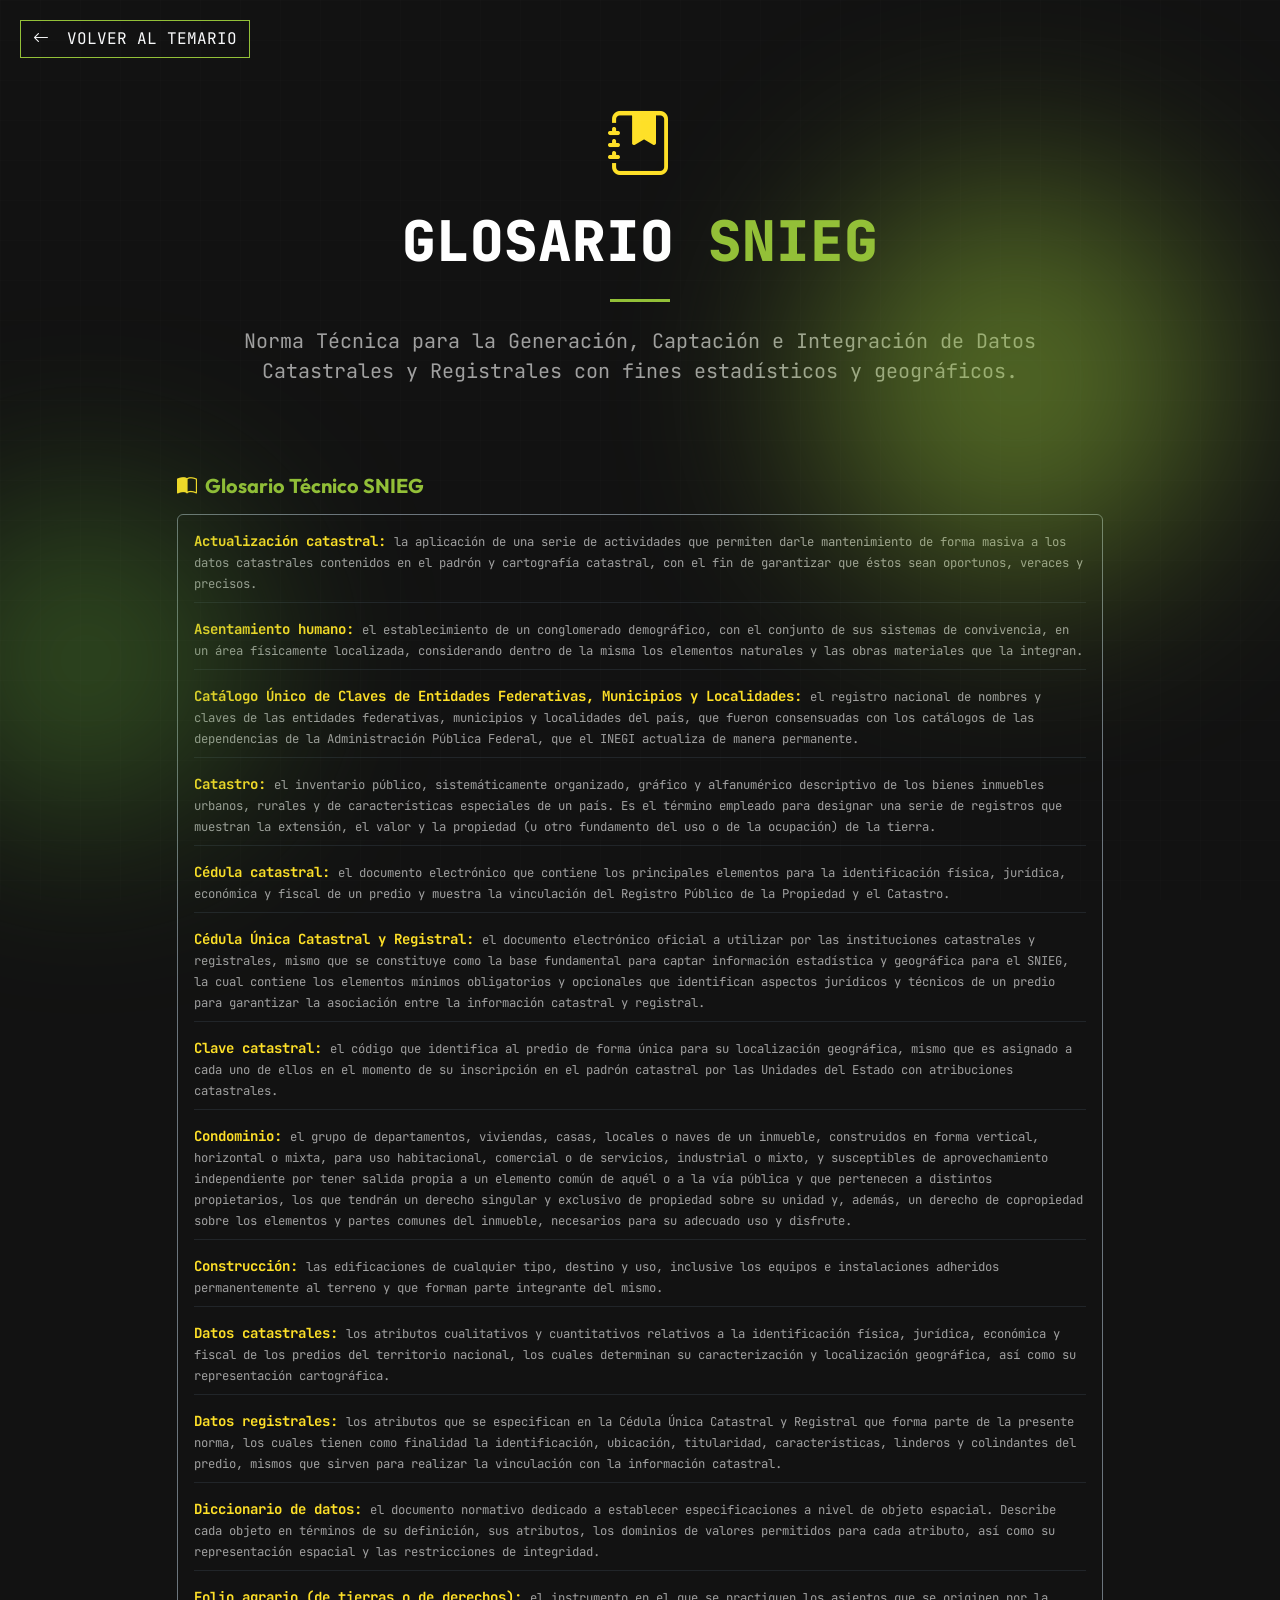
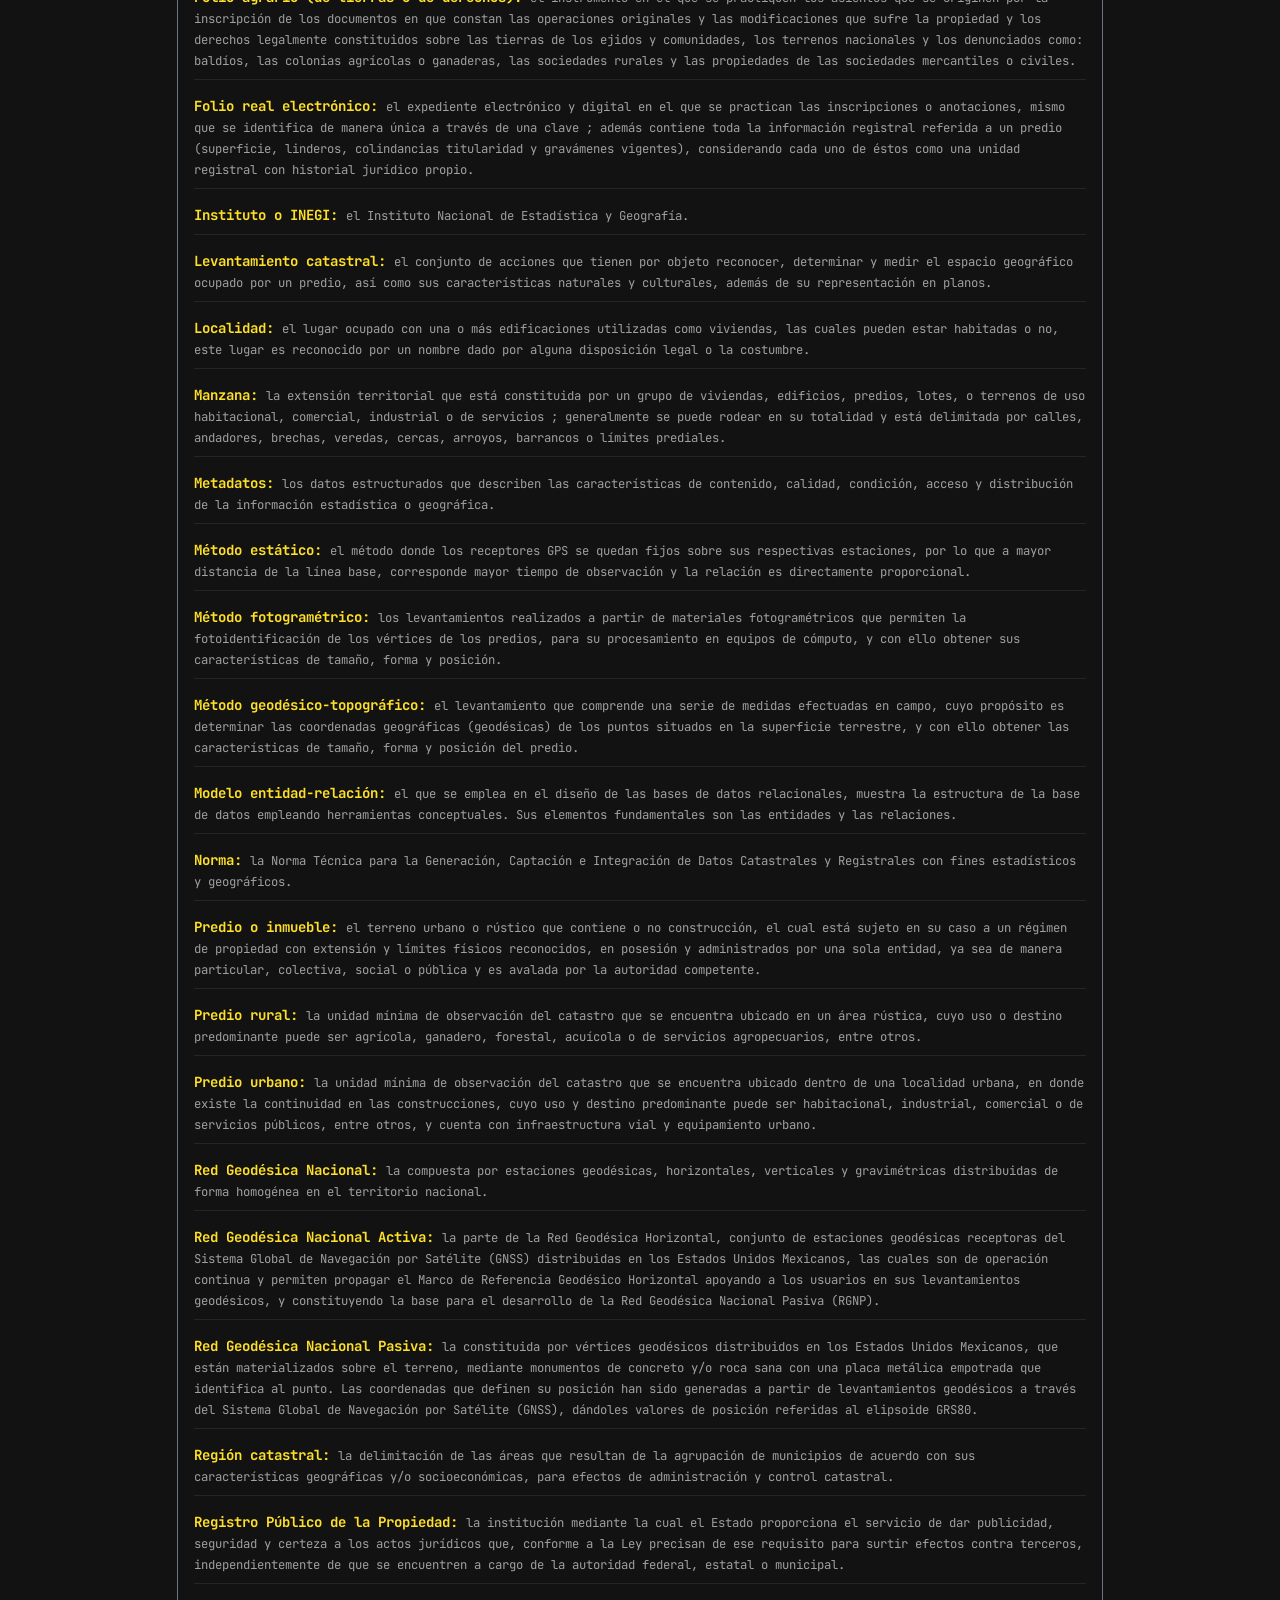
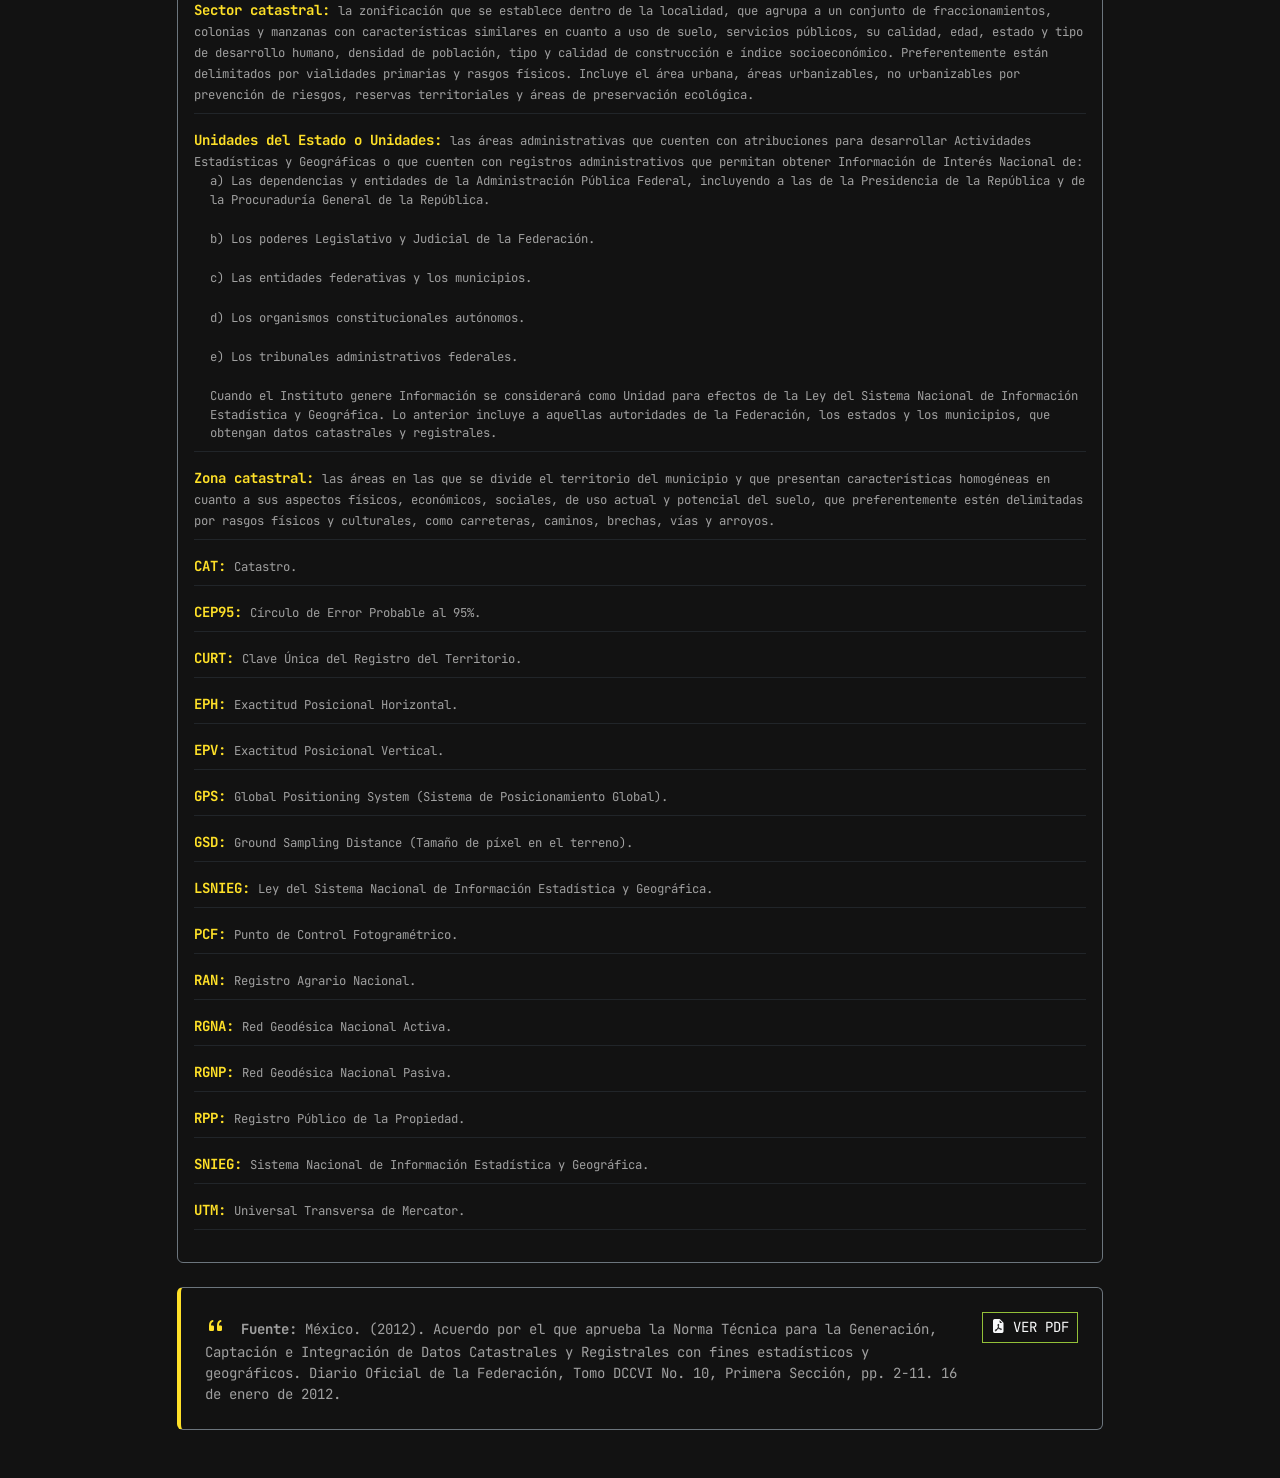
<file: pages/glosario.html>
<!DOCTYPE html>
<html lang="es">
<head>
    <meta charset="UTF-8">
    <meta name="viewport" content="width=device-width, initial-scale=1.0">
    <title>Glosario SNIEG | Curso QGIS Civil</title>
    <link href="https://fonts.googleapis.com/css2?family=JetBrains+Mono:wght@400;700&family=Outfit:wght@300;500;700;900&display=swap" rel="stylesheet">
    <link href="https://cdn.jsdelivr.net/npm/bootstrap@5.3.3/dist/css/bootstrap.min.css" rel="stylesheet">
    <link rel="stylesheet" href="https://cdn.jsdelivr.net/npm/bootstrap-icons@1.11.3/font/bootstrap-icons.min.css">
    <link rel="stylesheet" href="../assets/css/styles.css">
    <style>
        body { background-color: #121212; overflow-y: auto !important; }
        .btn-exit-presentation { position: fixed; top: 20px; left: 20px; z-index: 999; }
    </style>
</head>
<body class="bg-dark text-light">

    <a href="../index.html#temario" class="btn btn-outline-qgis btn-exit-presentation font-mono">
        <i class="bi bi-arrow-left me-2"></i> Volver al Temario
    </a>

    <div class="container py-5 mt-5">
        <div class="row mb-5 reveal">
            <div class="col-lg-10 mx-auto text-center">
                <i class="bi bi-journal-bookmark-fill slide-icon text-qgis-yellow" style="font-size: 4rem;"></i>
                <h1 class="display-4 fw-black mt-3 font-mono text-white text-uppercase">Glosario <span class="text-qgis-light">SNIEG</span></h1>
                <div class="heading-line mx-auto mt-4 mb-4"></div>
                <p class="text-muted-light font-mono fs-5">Norma Técnica para la Generación, 
Captación e Integración de Datos 
Catastrales y Registrales con fines 
estadísticos y geográficos.</p>
            </div>
        </div>
        
        <div class="row">
            <div class="col-lg-10 mx-auto">
                <!-- Glosario SNIEG -->
                            <div class="mt-4">
                                <h5 class="fw-bold text-qgis-light mb-3"><i class="bi bi-book-half me-2 text-qgis-yellow"></i>Glosario Técnico SNIEG</h5>
                                <div class="bg-dark border border-secondary rounded p-3 position-relative overflow-auto" style="min-height: 50vh;">
                                    <ul class="list-unstyled font-mono small mb-0">
                                        <li class="mb-3 border-bottom border-dark pb-2"><strong class="text-qgis-yellow font-mono">Actualización catastral:</strong> <span class="text-muted-light small">la aplicación de una serie de actividades que permiten darle mantenimiento de forma masiva a los datos catastrales contenidos en el padrón y cartografía catastral, con el fin de garantizar que éstos sean oportunos, veraces y precisos.</span></li>
                                        <li class="mb-3 border-bottom border-dark pb-2"><strong class="text-qgis-yellow font-mono">Asentamiento humano:</strong> <span class="text-muted-light small">el establecimiento de un conglomerado demográfico, con el conjunto de sus sistemas de convivencia, en un área físicamente localizada, considerando dentro de la misma los elementos naturales y las obras materiales que la integran.</span></li>
                                        <li class="mb-3 border-bottom border-dark pb-2"><strong class="text-qgis-yellow font-mono">Catálogo Único de Claves de Entidades Federativas, Municipios y Localidades:</strong> <span class="text-muted-light small">el registro nacional de nombres y claves de las entidades federativas, municipios y localidades del país, que fueron consensuadas con los catálogos de las dependencias de la Administración Pública Federal, que el INEGI actualiza de manera permanente.</span></li>
                                        <li class="mb-3 border-bottom border-dark pb-2"><strong class="text-qgis-yellow font-mono">Catastro:</strong> <span class="text-muted-light small">el inventario público, sistemáticamente organizado, gráfico y alfanumérico descriptivo de los bienes inmuebles urbanos, rurales y de características especiales de un país. Es el término empleado para designar una serie de registros que muestran la extensión, el valor y la propiedad (u otro fundamento del uso o de la ocupación) de la tierra.</span></li>
                                        <li class="mb-3 border-bottom border-dark pb-2"><strong class="text-qgis-yellow font-mono">Cédula catastral:</strong> <span class="text-muted-light small">el documento electrónico que contiene los principales elementos para la identificación física, jurídica, económica y fiscal de un predio y muestra la vinculación del Registro Público de la Propiedad y el Catastro.</span></li>
                                        <li class="mb-3 border-bottom border-dark pb-2"><strong class="text-qgis-yellow font-mono">Cédula Única Catastral y Registral:</strong> <span class="text-muted-light small">el documento electrónico oficial a utilizar por las instituciones catastrales y registrales, mismo que se constituye como la base fundamental para captar información estadística y geográfica para el SNIEG, la cual contiene los elementos mínimos obligatorios y opcionales que identifican aspectos jurídicos y técnicos de un predio para garantizar la asociación entre la información catastral y registral.</span></li>
                                        <li class="mb-3 border-bottom border-dark pb-2"><strong class="text-qgis-yellow font-mono">Clave catastral:</strong> <span class="text-muted-light small">el código que identifica al predio de forma única para su localización geográfica, mismo que es asignado a cada uno de ellos en el momento de su inscripción en el padrón catastral por las Unidades del Estado con atribuciones catastrales.</span></li>
                                        <li class="mb-3 border-bottom border-dark pb-2"><strong class="text-qgis-yellow font-mono">Condominio:</strong> <span class="text-muted-light small">el grupo de departamentos, viviendas, casas, locales o naves de un inmueble, construidos en forma vertical, horizontal o mixta, para uso habitacional, comercial o de servicios, industrial o mixto, y susceptibles de aprovechamiento independiente por tener salida propia a un elemento común de aquél o a la vía pública y que pertenecen a distintos propietarios, los que tendrán un derecho singular y exclusivo de propiedad sobre su unidad y, además, un derecho de copropiedad sobre los elementos y partes comunes del inmueble, necesarios para su adecuado uso y disfrute.</span></li>
                                        <li class="mb-3 border-bottom border-dark pb-2"><strong class="text-qgis-yellow font-mono">Construcción:</strong> <span class="text-muted-light small">las edificaciones de cualquier tipo, destino y uso, inclusive los equipos e instalaciones adheridos permanentemente al terreno y que forman parte integrante del mismo.</span></li>
                                        <li class="mb-3 border-bottom border-dark pb-2"><strong class="text-qgis-yellow font-mono">Datos catastrales:</strong> <span class="text-muted-light small">los atributos cualitativos y cuantitativos relativos a la identificación física, jurídica, económica y fiscal de los predios del territorio nacional, los cuales determinan su caracterización y localización geográfica, así como su representación cartográfica.</span></li>
                                        <li class="mb-3 border-bottom border-dark pb-2"><strong class="text-qgis-yellow font-mono">Datos registrales:</strong> <span class="text-muted-light small">los atributos que se especifican en la Cédula Única Catastral y Registral que forma parte de la presente norma, los cuales tienen como finalidad la identificación, ubicación, titularidad, características, linderos y colindantes del predio, mismos que sirven para realizar la vinculación con la información catastral.</span></li>
                                        <li class="mb-3 border-bottom border-dark pb-2"><strong class="text-qgis-yellow font-mono">Diccionario de datos:</strong> <span class="text-muted-light small">el documento normativo dedicado a establecer especificaciones a nivel de objeto espacial. Describe cada objeto en términos de su definición, sus atributos, los dominios de valores permitidos para cada atributo, así como su representación espacial y las restricciones de integridad.</span></li>
                                        <li class="mb-3 border-bottom border-dark pb-2"><strong class="text-qgis-yellow font-mono">Folio agrario (de tierras o de derechos):</strong> <span class="text-muted-light small">el instrumento en el que se practiquen los asientos que se originen por la inscripción de los documentos en que constan las operaciones originales y las modificaciones que sufre la propiedad y los derechos legalmente constituidos sobre las tierras de los ejidos y comunidades, los terrenos nacionales y los denunciados como: baldíos, las colonias agrícolas o ganaderas, las sociedades rurales y las propiedades de las sociedades mercantiles o civiles.</span></li>
                                        <li class="mb-3 border-bottom border-dark pb-2"><strong class="text-qgis-yellow font-mono">Folio real electrónico:</strong> <span class="text-muted-light small">el expediente electrónico y digital en el que se practican las inscripciones o anotaciones, mismo que se identifica de manera única a través de una clave ; además contiene toda la información registral referida a un predio (superficie, linderos, colindancias titularidad y gravámenes vigentes), considerando cada uno de éstos como una unidad registral con historial jurídico propio.</span></li>
                                        <li class="mb-3 border-bottom border-dark pb-2"><strong class="text-qgis-yellow font-mono">Instituto o INEGI:</strong> <span class="text-muted-light small">el Instituto Nacional de Estadística y Geografía.</span></li>
                                        <li class="mb-3 border-bottom border-dark pb-2"><strong class="text-qgis-yellow font-mono">Levantamiento catastral:</strong> <span class="text-muted-light small">el conjunto de acciones que tienen por objeto reconocer, determinar y medir el espacio geográfico ocupado por un predio, así como sus características naturales y culturales, además de su representación en planos.</span></li>
                                        <li class="mb-3 border-bottom border-dark pb-2"><strong class="text-qgis-yellow font-mono">Localidad:</strong> <span class="text-muted-light small">el lugar ocupado con una o más edificaciones utilizadas como viviendas, las cuales pueden estar habitadas o no, este lugar es reconocido por un nombre dado por alguna disposición legal o la costumbre.</span></li>
                                        <li class="mb-3 border-bottom border-dark pb-2"><strong class="text-qgis-yellow font-mono">Manzana:</strong> <span class="text-muted-light small">la extensión territorial que está constituida por un grupo de viviendas, edificios, predios, lotes, o terrenos de uso habitacional, comercial, industrial o de servicios ; generalmente se puede rodear en su totalidad y está delimitada por calles, andadores, brechas, veredas, cercas, arroyos, barrancos o límites prediales.</span></li>
                                        <li class="mb-3 border-bottom border-dark pb-2"><strong class="text-qgis-yellow font-mono">Metadatos:</strong> <span class="text-muted-light small">los datos estructurados que describen las características de contenido, calidad, condición, acceso y distribución de la información estadística o geográfica.</span></li>
                                        <li class="mb-3 border-bottom border-dark pb-2"><strong class="text-qgis-yellow font-mono">Método estático:</strong> <span class="text-muted-light small">el método donde los receptores GPS se quedan fijos sobre sus respectivas estaciones, por lo que a mayor distancia de la línea base, corresponde mayor tiempo de observación y la relación es directamente proporcional.</span></li>
                                        <li class="mb-3 border-bottom border-dark pb-2"><strong class="text-qgis-yellow font-mono">Método fotogramétrico:</strong> <span class="text-muted-light small">los levantamientos realizados a partir de materiales fotogramétricos que permiten la fotoidentificación de los vértices de los predios, para su procesamiento en equipos de cómputo, y con ello obtener sus características de tamaño, forma y posición.</span></li>
                                        <li class="mb-3 border-bottom border-dark pb-2"><strong class="text-qgis-yellow font-mono">Método geodésico-topográfico:</strong> <span class="text-muted-light small">el levantamiento que comprende una serie de medidas efectuadas en campo, cuyo propósito es determinar las coordenadas geográficas (geodésicas) de los puntos situados en la superficie terrestre, y con ello obtener las características de tamaño, forma y posición del predio.</span></li>
                                        <li class="mb-3 border-bottom border-dark pb-2"><strong class="text-qgis-yellow font-mono">Modelo entidad-relación:</strong> <span class="text-muted-light small">el que se emplea en el diseño de las bases de datos relacionales, muestra la estructura de la base de datos empleando herramientas conceptuales. Sus elementos fundamentales son las entidades y las relaciones.</span></li>
                                        <li class="mb-3 border-bottom border-dark pb-2"><strong class="text-qgis-yellow font-mono">Norma:</strong> <span class="text-muted-light small">la Norma Técnica para la Generación, Captación e Integración de Datos Catastrales y Registrales con fines estadísticos y geográficos.</span></li>
                                        <li class="mb-3 border-bottom border-dark pb-2"><strong class="text-qgis-yellow font-mono">Predio o inmueble:</strong> <span class="text-muted-light small">el terreno urbano o rústico que contiene o no construcción, el cual está sujeto en su caso a un régimen de propiedad con extensión y límites físicos reconocidos, en posesión y administrados por una sola entidad, ya sea de manera particular, colectiva, social o pública y es avalada por la autoridad competente.</span></li>
                                        <li class="mb-3 border-bottom border-dark pb-2"><strong class="text-qgis-yellow font-mono">Predio rural:</strong> <span class="text-muted-light small">la unidad mínima de observación del catastro que se encuentra ubicado en un área rústica, cuyo uso o destino predominante puede ser agrícola, ganadero, forestal, acuícola o de servicios agropecuarios, entre otros.</span></li>
                                        <li class="mb-3 border-bottom border-dark pb-2"><strong class="text-qgis-yellow font-mono">Predio urbano:</strong> <span class="text-muted-light small">la unidad mínima de observación del catastro que se encuentra ubicado dentro de una localidad urbana, en donde existe la continuidad en las construcciones, cuyo uso y destino predominante puede ser habitacional, industrial, comercial o de servicios públicos, entre otros, y cuenta con infraestructura vial y equipamiento urbano.</span></li>
                                        <li class="mb-3 border-bottom border-dark pb-2"><strong class="text-qgis-yellow font-mono">Red Geodésica Nacional:</strong> <span class="text-muted-light small">la compuesta por estaciones geodésicas, horizontales, verticales y gravimétricas distribuidas de forma homogénea en el territorio nacional.</span></li>
                                        <li class="mb-3 border-bottom border-dark pb-2"><strong class="text-qgis-yellow font-mono">Red Geodésica Nacional Activa:</strong> <span class="text-muted-light small">la parte de la Red Geodésica Horizontal, conjunto de estaciones geodésicas receptoras del Sistema Global de Navegación por Satélite (GNSS) distribuidas en los Estados Unidos Mexicanos, las cuales son de operación continua y permiten propagar el Marco de Referencia Geodésico Horizontal apoyando a los usuarios en sus levantamientos geodésicos, y constituyendo la base para el desarrollo de la Red Geodésica Nacional Pasiva (RGNP).</span></li>
                                        <li class="mb-3 border-bottom border-dark pb-2"><strong class="text-qgis-yellow font-mono">Red Geodésica Nacional Pasiva:</strong> <span class="text-muted-light small">la constituida por vértices geodésicos distribuidos en los Estados Unidos Mexicanos, que están materializados sobre el terreno, mediante monumentos de concreto y/o roca sana con una placa metálica empotrada que identifica al punto. Las coordenadas que definen su posición han sido generadas a partir de levantamientos geodésicos a través del Sistema Global de Navegación por Satélite (GNSS), dándoles valores de posición referidas al elipsoide GRS80.</span></li>
                                        <li class="mb-3 border-bottom border-dark pb-2"><strong class="text-qgis-yellow font-mono">Región catastral:</strong> <span class="text-muted-light small">la delimitación de las áreas que resultan de la agrupación de municipios de acuerdo con sus características geográficas y/o socioeconómicas, para efectos de administración y control catastral.</span></li>
                                        <li class="mb-3 border-bottom border-dark pb-2"><strong class="text-qgis-yellow font-mono">Registro Público de la Propiedad:</strong> <span class="text-muted-light small">la institución mediante la cual el Estado proporciona el servicio de dar publicidad, seguridad y certeza a los actos jurídicos que, conforme a la Ley precisan de ese requisito para surtir efectos contra terceros, independientemente de que se encuentren a cargo de la autoridad federal, estatal o municipal.</span></li>
                                        <li class="mb-3 border-bottom border-dark pb-2"><strong class="text-qgis-yellow font-mono">Sector catastral:</strong> <span class="text-muted-light small">la zonificación que se establece dentro de la localidad, que agrupa a un conjunto de fraccionamientos, colonias y manzanas con características similares en cuanto a uso de suelo, servicios públicos, su calidad, edad, estado y tipo de desarrollo humano, densidad de población, tipo y calidad de construcción e índice socioeconómico. Preferentemente están delimitados por vialidades primarias y rasgos físicos. Incluye el área urbana, áreas urbanizables, no urbanizables por prevención de riesgos, reservas territoriales y áreas de preservación ecológica.</span></li>
                                        <li class="mb-3 border-bottom border-dark pb-2"><strong class="text-qgis-yellow font-mono">Unidades del Estado o Unidades:</strong> <span class="text-muted-light small">las áreas administrativas que cuenten con atribuciones para desarrollar Actividades Estadísticas y Geográficas o que cuenten con registros administrativos que permitan obtener Información de Interés Nacional de: <br><span class="ps-3 d-block">a) Las dependencias y entidades de la Administración Pública Federal, incluyendo a las de la Presidencia de la República y de la Procuraduría General de la República.</span> <br><span class="ps-3 d-block">b) Los poderes Legislativo y Judicial de la Federación.</span> <br><span class="ps-3 d-block">c) Las entidades federativas y los municipios.</span> <br><span class="ps-3 d-block">d) Los organismos constitucionales autónomos.</span> <br><span class="ps-3 d-block">e) Los tribunales administrativos federales.</span> <br><span class="ps-3 d-block">Cuando el Instituto genere Información se considerará como Unidad para efectos de la Ley del Sistema Nacional de Información Estadística y Geográfica. Lo anterior incluye a aquellas autoridades de la Federación, los estados y los municipios, que obtengan datos catastrales y registrales.</span></span></li>
                                        <li class="mb-3 border-bottom border-dark pb-2"><strong class="text-qgis-yellow font-mono">Zona catastral:</strong> <span class="text-muted-light small">las áreas en las que se divide el territorio del municipio y que presentan características homogéneas en cuanto a sus aspectos físicos, económicos, sociales, de uso actual y potencial del suelo, que preferentemente estén delimitadas por rasgos físicos y culturales, como carreteras, caminos, brechas, vías y arroyos.</span></li>
                                        <li class="mb-3 border-bottom border-dark pb-2"><strong class="text-qgis-yellow font-mono">CAT:</strong> <span class="text-muted-light small">Catastro.</span></li>
                                        <li class="mb-3 border-bottom border-dark pb-2"><strong class="text-qgis-yellow font-mono">CEP95:</strong> <span class="text-muted-light small">Círculo de Error Probable al 95%.</span></li>
                                        <li class="mb-3 border-bottom border-dark pb-2"><strong class="text-qgis-yellow font-mono">CURT:</strong> <span class="text-muted-light small">Clave Única del Registro del Territorio.</span></li>
                                        <li class="mb-3 border-bottom border-dark pb-2"><strong class="text-qgis-yellow font-mono">EPH:</strong> <span class="text-muted-light small">Exactitud Posicional Horizontal.</span></li>
                                        <li class="mb-3 border-bottom border-dark pb-2"><strong class="text-qgis-yellow font-mono">EPV:</strong> <span class="text-muted-light small">Exactitud Posicional Vertical.</span></li>
                                        <li class="mb-3 border-bottom border-dark pb-2"><strong class="text-qgis-yellow font-mono">GPS:</strong> <span class="text-muted-light small">Global Positioning System (Sistema de Posicionamiento Global).</span></li>
                                        <li class="mb-3 border-bottom border-dark pb-2"><strong class="text-qgis-yellow font-mono">GSD:</strong> <span class="text-muted-light small">Ground Sampling Distance (Tamaño de píxel en el terreno).</span></li>
                                        <li class="mb-3 border-bottom border-dark pb-2"><strong class="text-qgis-yellow font-mono">LSNIEG:</strong> <span class="text-muted-light small">Ley del Sistema Nacional de Información Estadística y Geográfica.</span></li>
                                        <li class="mb-3 border-bottom border-dark pb-2"><strong class="text-qgis-yellow font-mono">PCF:</strong> <span class="text-muted-light small">Punto de Control Fotogramétrico.</span></li>
                                        <li class="mb-3 border-bottom border-dark pb-2"><strong class="text-qgis-yellow font-mono">RAN:</strong> <span class="text-muted-light small">Registro Agrario Nacional.</span></li>
                                        <li class="mb-3 border-bottom border-dark pb-2"><strong class="text-qgis-yellow font-mono">RGNA:</strong> <span class="text-muted-light small">Red Geodésica Nacional Activa.</span></li>
                                        <li class="mb-3 border-bottom border-dark pb-2"><strong class="text-qgis-yellow font-mono">RGNP:</strong> <span class="text-muted-light small">Red Geodésica Nacional Pasiva.</span></li>
                                        <li class="mb-3 border-bottom border-dark pb-2"><strong class="text-qgis-yellow font-mono">RPP:</strong> <span class="text-muted-light small">Registro Público de la Propiedad.</span></li>
                                        <li class="mb-3 border-bottom border-dark pb-2"><strong class="text-qgis-yellow font-mono">SNIEG:</strong> <span class="text-muted-light small">Sistema Nacional de Información Estadística y Geográfica.</span></li>
                                        <li class="mb-3 border-bottom border-dark pb-2"><strong class="text-qgis-yellow font-mono">UTM:</strong> <span class="text-muted-light small">Universal Transversa de Mercator.</span></li>
                                    </ul>
                                </div>
                            </div>

                            <div class="mt-4 p-4 border border-secondary bg-dark rounded font-mono small text-muted-light" style="border-left: 4px solid var(--qgis-yellow) !important;">
                                <div class="d-flex justify-content-between align-items-start">
                                    <div>
                                        <i class="bi bi-quote text-qgis-yellow me-2 fs-5"></i>
                                        <strong>Fuente:</strong> México. (2012). Acuerdo por el que aprueba la Norma Técnica para la Generación, Captación e Integración de Datos Catastrales y Registrales con fines estadísticos y geográficos. Diario Oficial de la Federación, Tomo DCCVI No. 10, Primera Sección, pp. 2-11. 16 de enero de 2012.
                                    </div>
                                    <a href="https://snieg.mx/DocumentacionPortal/Normatividad/vigente/Norma_Tecnica_Datos_Catastrales.pdf" target="_blank" class="btn btn-sm btn-outline-qgis font-mono text-nowrap ms-3">
                                        <i class="bi bi-file-earmark-pdf-fill me-2"></i>Ver PDF
                                    </a>
                                </div>
                            </div>
                            
            </div>
        </div>
    </div>

    <!-- Background decorative elements -->
    <div class="bg-shape shape-1" style="opacity: 0.5;"></div>
    <div class="bg-shape shape-2" style="opacity: 0.5;"></div>
    <div class="grid-overlay" style="opacity: 0.3;"></div>

    <script src="https://cdn.jsdelivr.net/npm/bootstrap@5.3.3/dist/js/bootstrap.bundle.min.js"></script>
    <script src="../assets/js/script.js"></script>
</body>
</html>
</file>
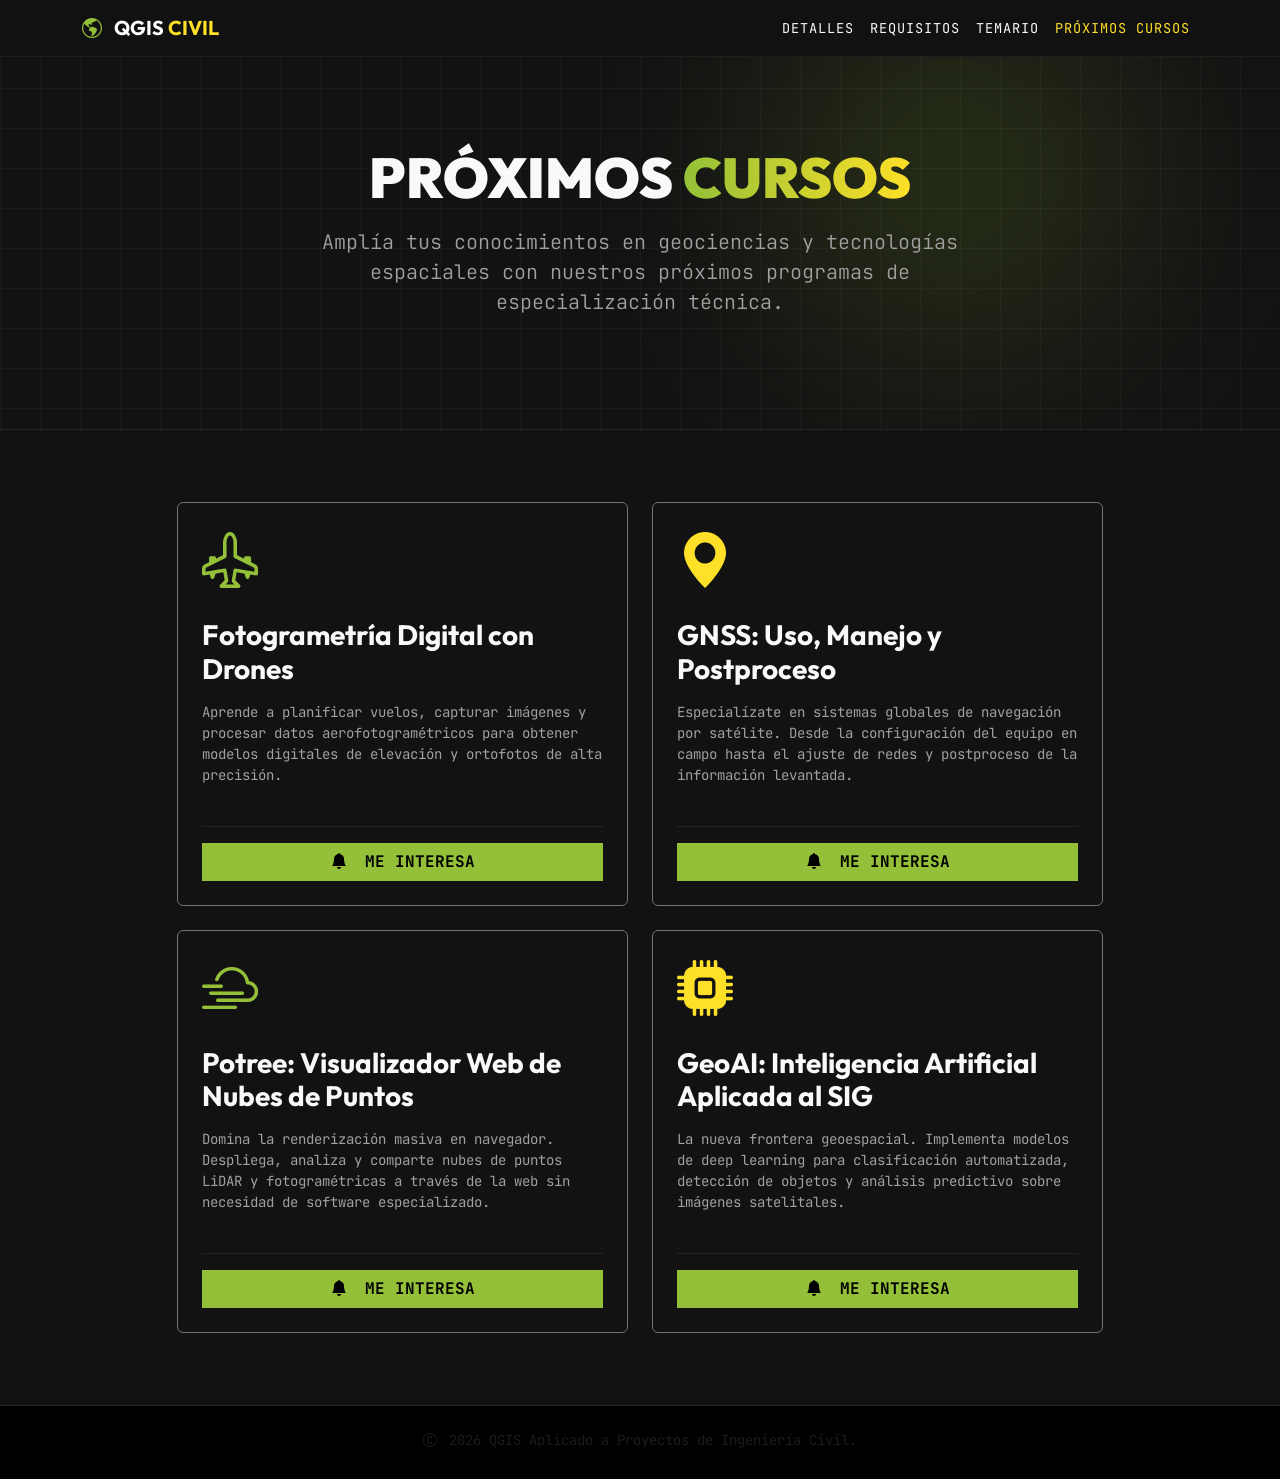
<file: pages/proximos_cursos.html>
<!DOCTYPE html>
<html lang="es">
<head>
    <meta charset="UTF-8">
    <meta name="viewport" content="width=device-width, initial-scale=1.0">
    <title>Próximos Cursos | QGIS Civil</title>
    
    <!-- Google Fonts: Outfit (Headings) & JetBrains Mono (Tech details) -->
    <link rel="preconnect" href="https://fonts.googleapis.com">
    <link rel="preconnect" href="https://fonts.gstatic.com" crossorigin>
    <link href="https://fonts.googleapis.com/css2?family=JetBrains+Mono:wght@400;700&family=Outfit:wght@300;500;700;900&display=swap" rel="stylesheet">
    
    <!-- Bootstrap CSS -->
    <link href="https://cdn.jsdelivr.net/npm/bootstrap@5.3.3/dist/css/bootstrap.min.css" rel="stylesheet">
    
    <!-- Bootstrap Icons -->
    <link rel="stylesheet" href="https://cdn.jsdelivr.net/npm/bootstrap-icons@1.11.3/font/bootstrap-icons.min.css">
    
    <!-- Custom CSS -->
    <link rel="stylesheet" href="../assets/css/styles.css">
    <style>
        .hover-lift {
            transition: transform 0.3s ease, box-shadow 0.3s ease;
        }
        .hover-lift:hover {
            transform: translateY(-5px);
            box-shadow: 0 10px 20px rgba(0,0,0,0.5);
            border-color: var(--qgis-light) !important;
        }
    </style>
</head>
<body class="bg-dark text-light d-flex flex-column min-vh-100">

    <!-- Navigation -->
    <nav class="navbar navbar-expand-lg navbar-dark fixed-top custom-nav" style="background-color: rgba(18, 18, 18, 0.95);">
        <div class="container">
            <a class="navbar-brand fw-bold" href="../index.html">
                <i class="bi bi-globe-americas me-2 text-qgis-light"></i>
                QGIS <span class="text-qgis-yellow">CIVIL</span>
            </a>
            <button class="navbar-toggler" type="button" data-bs-toggle="collapse" data-bs-target="#navbarNav">
                <span class="navbar-toggler-icon"></span>
            </button>
            <div class="collapse navbar-collapse" id="navbarNav">
                <ul class="navbar-nav ms-auto font-mono">
                    <li class="nav-item"><a class="nav-link" href="../index.html#detalles">Detalles</a></li>
                    <li class="nav-item"><a class="nav-link" href="../index.html#requisitos">Requisitos</a></li>
                    <li class="nav-item"><a class="nav-link" href="../index.html#temario">Temario</a></li>
                    <li class="nav-item"><a class="nav-link active text-qgis-yellow" href="proximos_cursos.html">Próximos Cursos</a></li>
                </ul>
            </div>
        </div>
    </nav>

    <!-- Header Section -->
    <header class="py-5 mt-5 border-bottom border-dark position-relative overflow-hidden">
        <div class="bg-shape shape-1" style="top: -20%; right: 10%;"></div>
        <div class="grid-overlay"></div>
        <div class="container position-relative z-index-1 py-5 text-center reveal">
            <h1 class="display-4 fw-black mb-3">PRÓXIMOS <span class="text-gradient-qgis">CURSOS</span></h1>
            <p class="lead text-muted-light font-mono mx-auto" style="max-width: 700px;">Amplía tus conocimientos en geociencias y tecnologías espaciales con nuestros próximos programas de especialización técnica.</p>
        </div>
    </header>

    <!-- Courses Grid -->
    <section class="py-5 bg-dark flex-grow-1">
        <div class="container py-4">
            <div class="row g-4 justify-content-center">

                <!-- Curso 1 -->
                <div class="col-md-6 col-lg-5 reveal">
                    <div class="p-4 bg-dark bg-darker border border-secondary rounded h-100 d-flex flex-column hover-lift">
                        <div class="mb-4">
                            <i class="bi bi-airplane-engines text-qgis-light display-4"></i>
                        </div>
                        <h3 class="fw-bold mb-3">Fotogrametría Digital con Drones</h3>
                        <p class="text-muted-light font-mono small flex-grow-1">Aprende a planificar vuelos, capturar imágenes y procesar datos aerofotogramétricos para obtener modelos digitales de elevación y ortofotos de alta precisión.</p>
                        <div class="mt-4 pt-3 border-top border-dark text-center">
                            <button class="btn btn-qgis-primary w-100 font-mono fw-bold rounded-0" data-bs-toggle="modal" data-bs-target="#registerModal" data-bs-course="Fotogrametría Digital con Drones">
                                <i class="bi bi-bell-fill me-2"></i> ME INTERESA
                            </button>
                        </div>
                    </div>
                </div>

                <!-- Curso 2 -->
                <div class="col-md-6 col-lg-5 reveal">
                    <div class="p-4 bg-dark bg-darker border border-secondary rounded h-100 d-flex flex-column hover-lift">
                        <div class="mb-4">
                            <i class="bi bi-geo-alt-fill text-qgis-yellow display-4"></i>
                        </div>
                        <h3 class="fw-bold mb-3">GNSS: Uso, Manejo y Postproceso</h3>
                        <p class="text-muted-light font-mono small flex-grow-1">Especialízate en sistemas globales de navegación por satélite. Desde la configuración del equipo en campo hasta el ajuste de redes y postproceso de la información levantada.</p>
                        <div class="mt-4 pt-3 border-top border-dark text-center">
                            <button class="btn btn-qgis-primary w-100 font-mono fw-bold rounded-0" data-bs-toggle="modal" data-bs-target="#registerModal" data-bs-course="GNSS: Uso, Manejo y Postproceso">
                                <i class="bi bi-bell-fill me-2"></i> ME INTERESA
                            </button>
                        </div>
                    </div>
                </div>

                <!-- Curso 3 -->
                <div class="col-md-6 col-lg-5 reveal">
                    <div class="p-4 bg-dark bg-darker border border-secondary rounded h-100 d-flex flex-column hover-lift">
                        <div class="mb-4">
                            <i class="bi bi-cloud-haze2 text-qgis-light display-4"></i>
                        </div>
                        <h3 class="fw-bold mb-3">Potree: Visualizador Web de Nubes de Puntos</h3>
                        <p class="text-muted-light font-mono small flex-grow-1">Domina la renderización masiva en navegador. Despliega, analiza y comparte nubes de puntos LiDAR y fotogramétricas a través de la web sin necesidad de software especializado.</p>
                        <div class="mt-4 pt-3 border-top border-dark text-center">
                            <button class="btn btn-qgis-primary w-100 font-mono fw-bold rounded-0" data-bs-toggle="modal" data-bs-target="#registerModal" data-bs-course="Potree: Visualizador Web de Nubes de Puntos">
                                <i class="bi bi-bell-fill me-2"></i> ME INTERESA
                            </button>
                        </div>
                    </div>
                </div>

                <!-- Curso 4 -->
                <div class="col-md-6 col-lg-5 reveal">
                    <div class="p-4 bg-dark bg-darker border border-secondary rounded h-100 d-flex flex-column hover-lift">
                        <div class="mb-4">
                            <i class="bi bi-cpu-fill text-qgis-yellow display-4"></i>
                        </div>
                        <h3 class="fw-bold mb-3">GeoAI: Inteligencia Artificial Aplicada al SIG</h3>
                        <p class="text-muted-light font-mono small flex-grow-1">La nueva frontera geoespacial. Implementa modelos de deep learning para clasificación automatizada, detección de objetos y análisis predictivo sobre imágenes satelitales.</p>
                        <div class="mt-4 pt-3 border-top border-dark text-center">
                            <button class="btn btn-qgis-primary w-100 font-mono fw-bold rounded-0" data-bs-toggle="modal" data-bs-target="#registerModal" data-bs-course="GeoAI: Inteligencia Artificial Aplicada al SIG">
                                <i class="bi bi-bell-fill me-2"></i> ME INTERESA
                            </button>
                        </div>
                    </div>
                </div>

            </div>
        </div>
    </section>

    <!-- Registration Modal -->
    <div class="modal fade" id="registerModal" tabindex="-1" aria-hidden="true">
        <div class="modal-dialog modal-dialog-centered">
            <div class="modal-content bg-dark border-secondary rounded-0">
                <div class="modal-header border-dark">
                    <h5 class="modal-title font-mono text-qgis-light"><i class="bi bi-bookmark-star-fill me-2"></i>Registro de Interés</h5>
                    <button type="button" class="btn-close btn-close-white" data-bs-dismiss="modal" aria-label="Close"></button>
                </div>
                <div class="modal-body p-4">
                    <p class="text-muted-light font-mono small mb-4" id="modalCourseName">Estás a un paso de especializarte.</p>
                    <form id="interestForm">
                        <div class="mb-3">
                            <label class="form-label font-mono small text-qgis-yellow">Nombre Completo</label>
                            <input type="text" class="form-control bg-transparent border-secondary text-light custom-input" id="nombreInteres" required placeholder="Ingresa tu nombre">
                        </div>
                        <div class="mb-4">
                            <label class="form-label font-mono small text-qgis-yellow">Correo Electrónico</label>
                            <input type="email" class="form-control bg-transparent border-secondary text-light custom-input" id="emailInteres" required placeholder="correo@ejemplo.com">
                            <input type="hidden" id="cursoInteres" value="">
                        </div>
                        <div id="submitStatus" class="d-none"></div>
                        <button type="submit" class="btn btn-qgis-primary w-100 font-mono fw-bold rounded-0 btn-lg">
                            <i class="bi bi-send-fill me-2"></i> ENVIAR SOLICITUD
                        </button>
                    </form>
                </div>
            </div>
        </div>
    </div>

    <!-- Footer -->
    <footer class="bg-black py-4 border-top border-dark text-center mt-auto">
        <div class="container font-mono small text-muted">
            <p class="mb-1"><i class="bi bi-c-circle me-1"></i> 2026 QGIS Aplicado a Proyectos de Ingeniería Civil.</p>
        </div>
    </footer>

    <!-- Bootstrap JS -->
    <script src="https://cdn.jsdelivr.net/npm/bootstrap@5.3.3/dist/js/bootstrap.bundle.min.js"></script>
    <script src="../assets/js/script.js"></script>
    
    <script>
        // Modal functionality
        const API_REGISTER = 'https://sigetux.tuxtla.gob.mx/api/curso/registrar';
        // const API_REGISTER = 'http://127.0.0.1:8000/api/curso/registrar';

        const registerModal = document.getElementById('registerModal')
        if (registerModal) {
            registerModal.addEventListener('show.bs.modal', event => {
                const button = event.relatedTarget
                const course = button.getAttribute('data-bs-course')
                const modalBodyP = registerModal.querySelector('#modalCourseName')
                modalBodyP.innerHTML = `Curso de interés: <br><strong class="text-white">${course}</strong>`
                document.getElementById('cursoInteres').value = course
            })
        }
        
        // Form submission
        const interestForm = document.getElementById('interestForm');
        if (interestForm) {
            interestForm.addEventListener('submit', async function(e) {
                e.preventDefault();

                const nombre = document.getElementById('nombreInteres').value.trim();
                const email = document.getElementById('emailInteres').value.trim();
                const curso = document.getElementById('cursoInteres').value;
                const submitBtn = interestForm.querySelector('button[type="submit"]');
                const submitStatus = document.getElementById('submitStatus');

                submitBtn.disabled = true;
                submitBtn.innerHTML = '<i class="bi bi-hourglass-split me-2"></i> ENVIANDO...';
                submitStatus.classList.add('d-none');

                try {
                    const res = await fetch(API_REGISTER, {
                        method: 'POST',
                        headers: { 'Content-Type': 'application/json' },
                        body: JSON.stringify({ nombre, email, curso })
                    });

                    if (!res.ok) throw new Error('Error al enviar');

                    submitStatus.className = 'alert alert-success rounded-0 border-0 font-mono small mt-3 animate-fade-in';
                    submitStatus.innerHTML = '<i class="bi bi-check-circle-fill me-2"></i> Registro exitoso. Te contactaremos pronto.';
                    submitStatus.classList.remove('d-none');

                    setTimeout(() => {
                        const modalInstance = bootstrap.Modal.getInstance(registerModal);
                        if (modalInstance) modalInstance.hide();
                        submitStatus.classList.add('d-none');
                        interestForm.reset();
                    }, 2000);
                } catch {
                    submitStatus.className = 'alert alert-danger rounded-0 border-0 font-mono small mt-3 animate-fade-in';
                    submitStatus.innerHTML = '<i class="bi bi-exclamation-triangle-fill me-2"></i> Error al enviar. Intenta de nuevo.';
                    submitStatus.classList.remove('d-none');
                } finally {
                    submitBtn.disabled = false;
                    submitBtn.innerHTML = '<i class="bi bi-send-fill me-2"></i> ENVIAR SOLICITUD';
                }
            });
        }

        // Reset status when modal closes
        if (registerModal) {
            registerModal.addEventListener('hidden.bs.modal', function () {
                const submitStatus = document.getElementById('submitStatus');
                if (submitStatus) submitStatus.classList.add('d-none');
            });
        }
    </script>
</body>
</html>
</file>
<file: assets/css/styles.css>
/* CSS Variables - QGIS Color Palette & Industrial Theme */
:root {
    --qgis-light: #93C038;
    --qgis-dark: #589632;
    --qgis-yellow: #FEE028;
    
    --bg-darker: #0a0a0a;
    --bg-dark: #121212;
    --bg-card: #1e1e1e;
    
    --text-main: #f8f9fa;
    --text-muted: #a0a0a0;
    
    --font-heading: 'Outfit', sans-serif;
    --font-mono: 'JetBrains Mono', monospace;
}

/* Base Styles */
body {
    background-color: var(--bg-dark);
    color: var(--text-main);
    font-family: var(--font-heading);
    overflow-x: hidden;
}

h1, h2, h3, h4, h5, h6 {
    font-family: var(--font-heading);
}

.font-mono {
    font-family: var(--font-mono);
}

.fw-black {
    font-weight: 900;
}

.text-qgis-light { color: var(--qgis-light) !important; }
.text-qgis-dark { color: var(--qgis-dark) !important; }
.text-qgis-yellow { color: var(--qgis-yellow) !important; }
.text-muted-light { color: var(--text-muted) !important; }

.bg-qgis-light { background-color: var(--qgis-light) !important; }
.bg-qgis-dark { background-color: var(--qgis-dark) !important; }
.bg-qgis-yellow { background-color: var(--qgis-yellow) !important; }
.bg-dark { background-color: var(--bg-dark) !important; }
.section-darker { background-color: var(--bg-darker); }

/* Text Gradient */
.text-gradient-qgis {
    background: linear-gradient(90deg, var(--qgis-light), var(--qgis-yellow));
    -webkit-background-clip: text;
    -webkit-text-fill-color: transparent;
    display: inline-block;
}

/* Custom Navigation */
.custom-nav {
    background-color: rgba(10, 10, 10, 0.95);
    backdrop-filter: blur(10px);
    border-bottom: 1px solid rgba(255, 255, 255, 0.05);
}

.custom-nav .nav-link {
    color: var(--text-main);
    transition: color 0.3s ease;
    text-transform: uppercase;
    font-size: 0.85rem;
    letter-spacing: 1px;
}

.custom-nav .nav-link:hover {
    color: var(--qgis-light);
}

/* Buttons */
.btn-qgis-primary {
    background-color: var(--qgis-light);
    color: #000;
    border-radius: 0;
    transition: all 0.3s ease;
    border: 1px solid var(--qgis-light);
}

.btn-qgis-primary:hover {
    background-color: transparent;
    color: var(--qgis-light);
    box-shadow: 0 0 15px rgba(147, 192, 56, 0.4);
}

.btn-outline-qgis {
    background-color: transparent;
    color: var(--text-main);
    border: 1px solid var(--qgis-light);
    border-radius: 0;
    font-family: var(--font-mono);
    text-transform: uppercase;
    transition: all 0.3s ease;
}

.btn-outline-qgis:hover {
    background-color: var(--qgis-light);
    color: #000;
}

/* Hero Section */
.hero-section {
    min-height: 100vh;
    position: relative;
    padding-top: 80px;
}

.badge-tech {
    display: inline-block;
    padding: 0.5rem 1rem;
    background-color: rgba(254, 224, 40, 0.1);
    color: var(--qgis-yellow);
    border-left: 3px solid var(--qgis-yellow);
    font-size: 0.85rem;
}

.border-left-qgis {
    border-left: 4px solid var(--qgis-dark);
    background-color: rgba(255, 255, 255, 0.02);
}

/* Background Abstract Shapes */
.bg-shape {
    position: absolute;
    border-radius: 50%;
    filter: blur(100px);
    z-index: 0;
    opacity: 0.15;
}

.shape-1 {
    width: 400px;
    height: 400px;
    background-color: var(--qgis-light);
    top: 20%;
    right: 5%;
}

.shape-2 {
    width: 300px;
    height: 300px;
    background-color: var(--qgis-dark);
    bottom: 10%;
    left: -5%;
}

.grid-overlay {
    position: absolute;
    top: 0;
    left: 0;
    width: 100%;
    height: 100%;
    background-image: linear-gradient(rgba(255, 255, 255, 0.03) 1px, transparent 1px),
    linear-gradient(90deg, rgba(255, 255, 255, 0.03) 1px, transparent 1px);
    background-size: 40px 40px;
    z-index: 0;
    pointer-events: none;
}

.z-index-1 {
    z-index: 1;
}

/* Headings */
.heading-line {
    height: 3px;
    width: 60px;
    background-color: var(--qgis-light);
    margin-top: 15px;
}

/* Cards */
.req-card {
    background-color: var(--bg-card);
    border: 1px solid rgba(255, 255, 255, 0.05);
    transition: transform 0.3s ease, border-color 0.3s ease;
    border-top: 3px solid transparent;
}

.req-card:hover {
    transform: translateY(-10px);
    border-top-color: var(--qgis-light);
    background-color: rgba(30, 30, 30, 0.8);
}

.icon-wrapper i {
    font-size: 3rem;
}

.icon-box-small {
    width: 40px;
    height: 40px;
    display: flex;
    align-items: center;
    justify-content: center;
    border-radius: 4px;
    font-size: 1.2rem;
}

/* Day Timeline Cards */
.day-card {
    background-color: var(--bg-card);
    border: 1px solid rgba(255, 255, 255, 0.05);
    overflow: hidden;
    transition: transform 0.3s ease, box-shadow 0.3s ease;
}

.day-card:hover {
    transform: translateX(10px);
    box-shadow: -5px 5px 20px rgba(0, 0, 0, 0.5);
    border-left: 1px solid var(--qgis-light);
}

.day-badge {
    min-width: 150px;
    border-right: 1px solid rgba(255, 255, 255, 0.05);
}

/* Forms */
.form-container {
    position: relative;
    z-index: 1;
}

.custom-input {
    border-radius: 0;
    padding: 0.75rem 1rem;
    font-family: var(--font-mono);
    transition: border-color 0.3s ease, box-shadow 0.3s ease;
}

.custom-input:focus {
    background-color: rgba(255, 255, 255, 0.02) !important;
    color: var(--text-main) !important;
    border-color: var(--qgis-light);
    box-shadow: 0 0 0 0.25rem rgba(147, 192, 56, 0.25);
}

/* Animations */
.reveal {
    opacity: 0;
    transform: translateY(50px);
    transition: all 0.8s ease-out;
}

.reveal.active {
    opacity: 1;
    transform: translateY(0);
}

.animate-fade-in {
    animation: fadeIn 1.2s cubic-bezier(0.1, 0.8, 0.2, 1) forwards;
}

@keyframes fadeIn {
    from {
        opacity: 0;
        transform: translateY(30px) scale(0.98);
    }
    to {
        opacity: 1;
        transform: translateY(0) scale(1);
    }
}

.spinner-icon {
    display: inline-block;
    animation: spin 6s linear infinite;
}

@keyframes spin {
    100% { transform: rotate(360deg); }
}

/* Media Queries */
@media (max-width: 768px) {
    .day-card:hover {
        transform: translateY(-10px);
        border-left: none;
        border-top: 1px solid var(--qgis-light);
    }
    .day-badge {
        border-right: none;
        border-bottom: 1px solid rgba(255, 255, 255, 0.05);
        min-height: 120px;
    }
    .hero-section {
        text-align: center;
    }
    .instructors-box {
        text-align: left;
    }
}

/* Presentation Mode Styles */
html.presentation-mode {
    scroll-snap-type: y mandatory;
    scroll-behavior: smooth;
}

.presentation-mode body {
    margin: 0;
    overflow-x: hidden;
    background-color: var(--bg-darker);
}

.slide {
    min-height: 100vh;
    width: 100vw;
    scroll-snap-align: start;
    display: flex;
    flex-direction: column;
    justify-content: center;
    padding: 3rem 10%;
    position: relative;
    border-bottom: 1px solid rgba(255, 255, 255, 0.05);
}

.slide-title {
    font-size: 5rem;
    font-weight: 900;
    text-transform: uppercase;
    margin-bottom: 1rem;
    line-height: 1.1;
    color: var(--text-main);
}

.slide-subtitle {
    font-size: 2.2rem;
    color: var(--qgis-yellow);
    margin-bottom: 1rem;
    font-weight: 700;
}

.slide-text {
    font-size: 2rem;
    line-height: 1.6;
    color: var(--text-muted);
}

.slide-text strong {
    color: var(--qgis-light);
}

.slide-list {
    font-size: 1.5rem;
    line-height: 1.5;
}

.slide-list li {
    margin-bottom: 0.8rem;
}

.slide-icon {
    font-size: 4rem;
    color: var(--qgis-light);
    margin-bottom: 1rem;
}

.presentation-nav {
    position: fixed;
    bottom: 2rem;
    right: 2rem;
    z-index: 1000;
    display: flex;
    gap: 1rem;
}

.btn-nav-slide {
    width: 50px;
    height: 50px;
    border-radius: 50%;
    background-color: var(--bg-card);
    border: 1px solid rgba(255, 255, 255, 0.1);
    color: var(--text-main);
    display: flex;
    align-items: center;
    justify-content: center;
    font-size: 1.5rem;
    cursor: pointer;
    transition: all 0.3s ease;
}

.btn-nav-slide:hover {
    background-color: var(--qgis-light);
    color: #000;
    border-color: var(--qgis-light);
}

.btn-exit-presentation {
    position: fixed;
    top: 2rem;
    left: 2rem;
    z-index: 1000;
}

@media (max-width: 1200px) {
    .slide-title { font-size: 4rem; }
    .slide-subtitle { font-size: 2rem; }
    .slide-text, .slide-list { font-size: 1.5rem; }
}

@media (max-width: 768px) {
    /* Main Page Responsiveness */
    .hero-section {
        text-align: center;
        padding-top: 100px;
    }
    .hero-section .display-3 {
        font-size: 2.5rem;
    }
    .instructors-box {
        text-align: left;
    }
    .day-card:hover {
        transform: translateY(-10px);
        border-left: none;
        border-top: 1px solid var(--qgis-light);
    }
    .day-badge {
        border-right: none;
        border-bottom: 1px solid rgba(255, 255, 255, 0.05);
        min-height: 120px;
    }

    /* Presentation Responsiveness */
    .slide {
        padding: 5rem 5% 2rem 5%;
        justify-content: flex-start;
    }
    .slide-title { 
        font-size: 2.5rem; 
        margin-top: 2rem;
    }
    .slide-subtitle { font-size: 1.5rem; margin-bottom: 1rem; }
    .slide-text, .slide-list { font-size: 1.2rem; }
    .slide-icon { font-size: 3rem; margin-bottom: 0.5rem; }
    
    .btn-exit-presentation {
        top: 1rem;
        left: 1rem;
        font-size: 0.8rem;
        padding: 0.4rem 0.8rem;
    }
    .presentation-nav {
        bottom: 1rem;
        right: 1rem;
    }
    .btn-nav-slide {
        width: 40px;
        height: 40px;
        font-size: 1.2rem;
    }
}

@media (max-width: 480px) {
    .hero-section .display-3 {
        font-size: 2rem;
    }
    .slide-title { font-size: 2rem; }
    .slide-text, .slide-list { font-size: 1rem; }
    .req-card { margin-bottom: 1rem; }
}

/* Comment Modal Styles */
.comment-modal-content {
    background-color: var(--bg-card);
    border: 1px solid rgba(255, 255, 255, 0.1);
    border-radius: 0;
}

.comment-modal-header {
    border-bottom: 1px solid rgba(255, 255, 255, 0.05);
    padding: 1.5rem;
}

.comment-modal-header .btn-close {
    filter: invert(1) brightness(0.8);
}

.comment-modal-body {
    padding: 1.5rem;
}

.comment-textarea {
    background-color: rgba(255, 255, 255, 0.02);
    border: 1px solid rgba(255, 255, 255, 0.1);
    color: var(--text-main);
    font-family: var(--font-mono);
    border-radius: 0;
    resize: vertical;
    transition: border-color 0.3s ease, box-shadow 0.3s ease;
}

.comment-textarea:focus {
    background-color: rgba(255, 255, 255, 0.02);
    color: var(--text-main);
    border-color: var(--qgis-light);
    box-shadow: 0 0 0 0.25rem rgba(147, 192, 56, 0.25);
    outline: none;
}

.comment-textarea::placeholder {
    color: var(--text-muted);
    font-size: 0.85rem;
}

.comment-card {
    background-color: var(--bg-dark);
    border: 1px solid rgba(255, 255, 255, 0.05);
    border-left: 3px solid var(--qgis-light);
    border-radius: 0;
    padding: 1rem;
    margin-bottom: 0.75rem;
}

.comment-card-text {
    color: var(--text-main);
    font-family: var(--font-mono);
    font-size: 0.85rem;
    margin-bottom: 0.5rem;
    line-height: 1.5;
    word-wrap: break-word;
}

.comment-card-date {
    color: var(--text-muted);
    font-family: var(--font-mono);
    font-size: 0.7rem;
}

.already-commented-box {
    text-align: center;
    padding: 2rem;
    border: 1px dashed var(--qgis-light);
    border-radius: 0;
}

.already-commented-box i {
    font-size: 3rem;
    color: var(--qgis-light);
    display: block;
    margin-bottom: 1rem;
}

.already-commented-box p {
    font-family: var(--font-mono);
    color: var(--text-muted-light);
    margin-bottom: 0;
}

#commentsList {
    max-height: 350px;
    overflow-y: auto;
}

#commentsList::-webkit-scrollbar {
    width: 6px;
}

#commentsList::-webkit-scrollbar-track {
    background: var(--bg-dark);
}

#commentsList::-webkit-scrollbar-thumb {
    background: rgba(255, 255, 255, 0.1);
    border-radius: 3px;
}

#commentsList::-webkit-scrollbar-thumb:hover {
    background: rgba(255, 255, 255, 0.2);
}

/* Admin comments section */
.admin-comments-table td {
    vertical-align: middle;
    font-family: var(--font-mono);
    font-size: 0.85rem;
}

.admin-comments-table .comment-content-cell {
    max-width: 400px;
    word-wrap: break-word;
}

.btn-delete-comment {
    background: transparent;
    border: 1px solid rgba(255, 255, 255, 0.1);
    color: #dc3545;
    padding: 0.25rem 0.5rem;
    border-radius: 0;
    transition: all 0.3s ease;
}

.btn-delete-comment:hover {
    background-color: #dc3545;
    color: #fff;
    border-color: #dc3545;
}

/* Star Rating Styles */
.star-rating {
    display: flex;
    gap: 0.4rem;
    direction: row;
    padding: 0.5rem 0;
}

.star-btn {
    color: rgba(255, 255, 255, 0.15);
    cursor: pointer;
    transition: color 0.2s ease, transform 0.15s ease;
    line-height: 1;
    user-select: none;
}

.star-btn.active {
    color: #FEE028;
}

.star-btn:hover {
    transform: scale(1.2);
    color: #FEE028;
}
</file>
